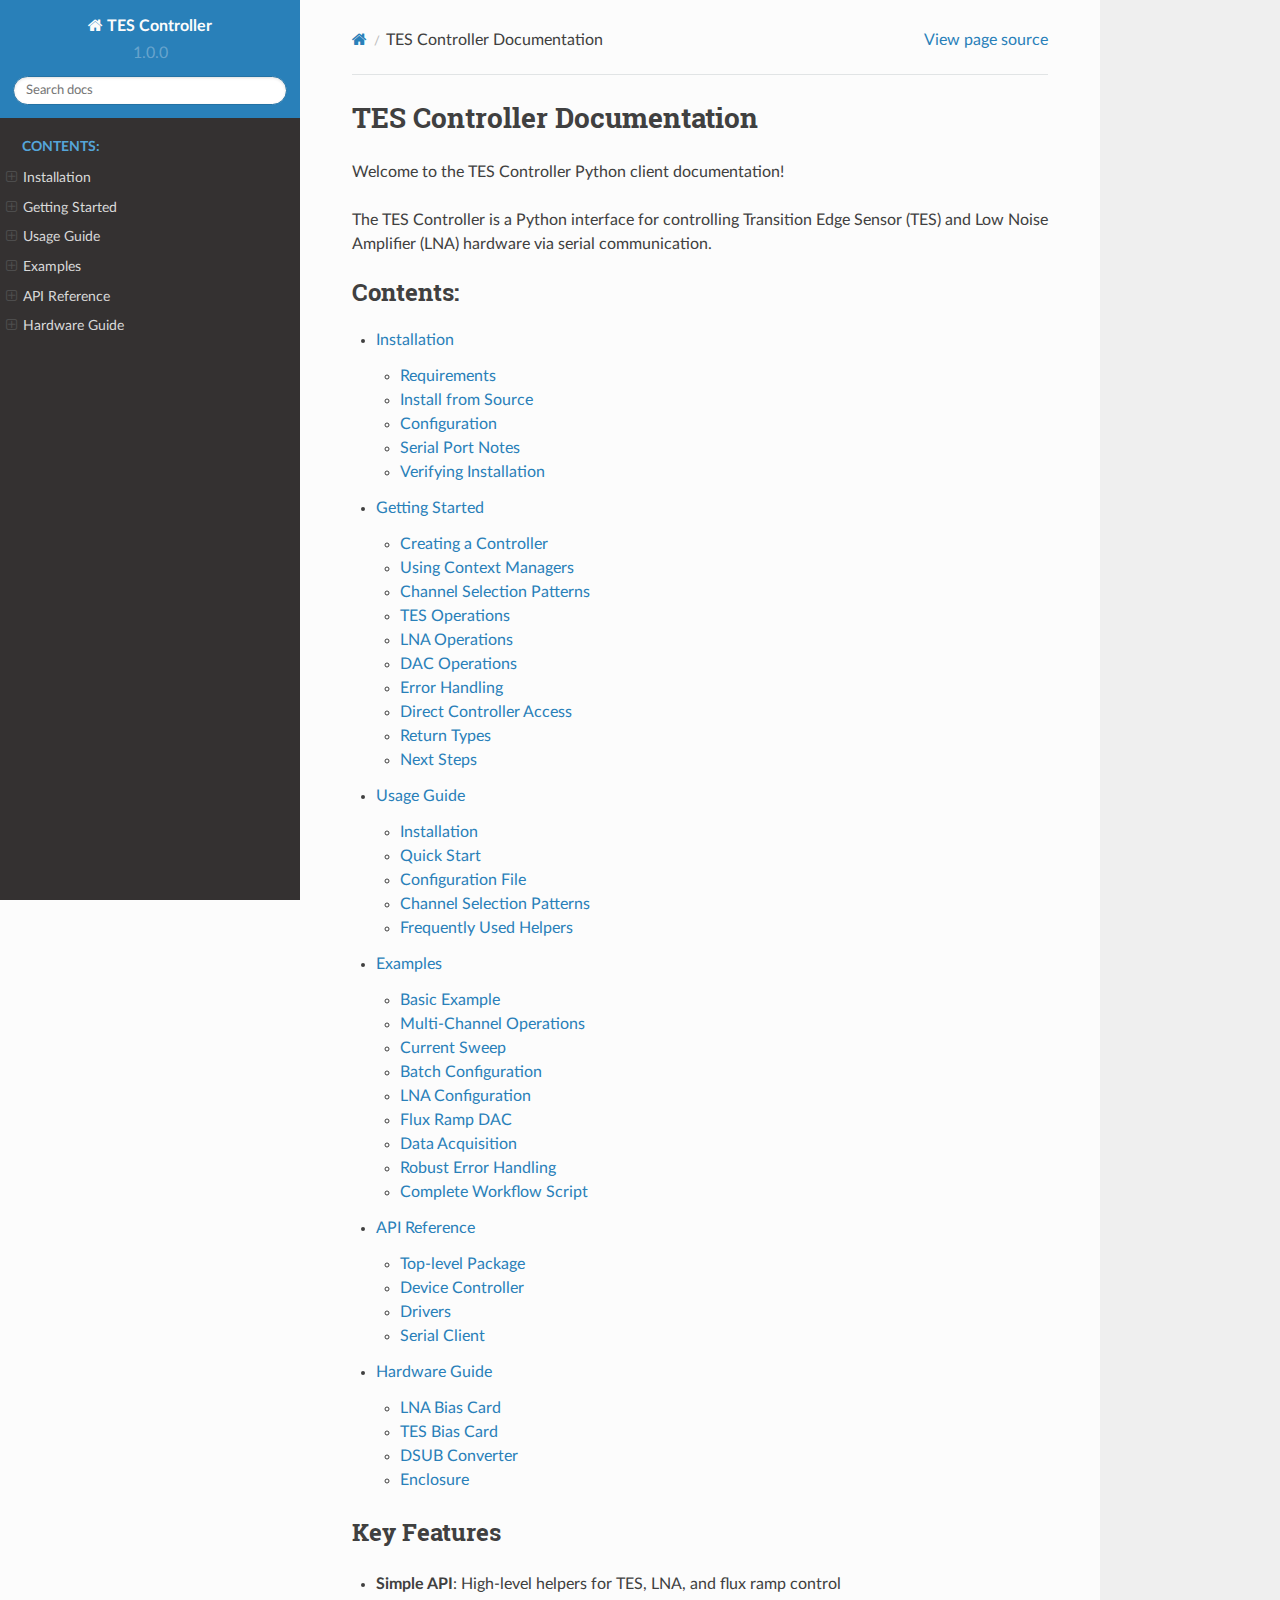
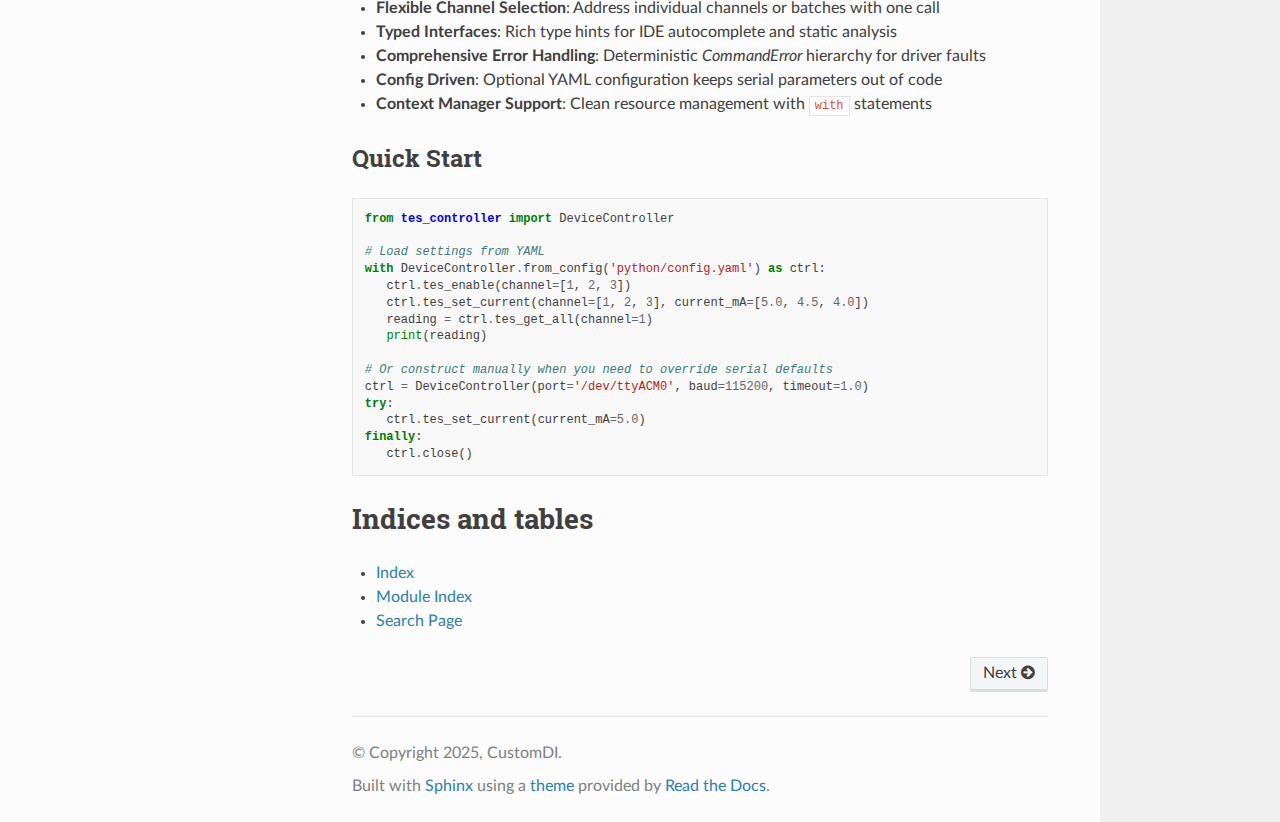
<file: docs/html/index.html>
<!DOCTYPE html>
<html class="writer-html5" lang="en" data-content_root="./">
<head>
  <meta charset="utf-8" /><meta name="viewport" content="width=device-width, initial-scale=1" />

  <meta name="viewport" content="width=device-width, initial-scale=1.0" />
  <title>TES Controller Documentation &mdash; TES Controller 1.0.0 documentation</title>
      <link rel="stylesheet" type="text/css" href="_static/pygments.css?v=b86133f3" />
      <link rel="stylesheet" type="text/css" href="_static/css/theme.css?v=19f00094" />

  
  <!--[if lt IE 9]>
    <script src="_static/js/html5shiv.min.js"></script>
  <![endif]-->
  
        <script src="_static/jquery.js?v=5d32c60e"></script>
        <script src="_static/_sphinx_javascript_frameworks_compat.js?v=2cd50e6c"></script>
        <script src="_static/documentation_options.js?v=8d563738"></script>
        <script src="_static/doctools.js?v=9a2dae69"></script>
        <script src="_static/sphinx_highlight.js?v=dc90522c"></script>
    <script src="_static/js/theme.js"></script>
    <link rel="index" title="Index" href="genindex.html" />
    <link rel="search" title="Search" href="search.html" />
    <link rel="next" title="Installation" href="installation.html" /> 
</head>

<body class="wy-body-for-nav"> 
  <div class="wy-grid-for-nav">
    <nav data-toggle="wy-nav-shift" class="wy-nav-side">
      <div class="wy-side-scroll">
        <div class="wy-side-nav-search" >

          
          
          <a href="#" class="icon icon-home">
            TES Controller
          </a>
              <div class="version">
                1.0.0
              </div>
<div role="search">
  <form id="rtd-search-form" class="wy-form" action="search.html" method="get">
    <input type="text" name="q" placeholder="Search docs" aria-label="Search docs" />
    <input type="hidden" name="check_keywords" value="yes" />
    <input type="hidden" name="area" value="default" />
  </form>
</div>
        </div><div class="wy-menu wy-menu-vertical" data-spy="affix" role="navigation" aria-label="Navigation menu">
              <p class="caption" role="heading"><span class="caption-text">Contents:</span></p>
<ul>
<li class="toctree-l1"><a class="reference internal" href="installation.html">Installation</a><ul>
<li class="toctree-l2"><a class="reference internal" href="installation.html#requirements">Requirements</a></li>
<li class="toctree-l2"><a class="reference internal" href="installation.html#install-from-source">Install from Source</a></li>
<li class="toctree-l2"><a class="reference internal" href="installation.html#configuration">Configuration</a></li>
<li class="toctree-l2"><a class="reference internal" href="installation.html#serial-port-notes">Serial Port Notes</a><ul>
<li class="toctree-l3"><a class="reference internal" href="installation.html#macos">macOS</a></li>
<li class="toctree-l3"><a class="reference internal" href="installation.html#linux">Linux</a></li>
<li class="toctree-l3"><a class="reference internal" href="installation.html#windows">Windows</a></li>
</ul>
</li>
<li class="toctree-l2"><a class="reference internal" href="installation.html#verifying-installation">Verifying Installation</a></li>
</ul>
</li>
<li class="toctree-l1"><a class="reference internal" href="getting-started.html">Getting Started</a><ul>
<li class="toctree-l2"><a class="reference internal" href="getting-started.html#creating-a-controller">Creating a Controller</a><ul>
<li class="toctree-l3"><a class="reference internal" href="getting-started.html#from-a-configuration-file">From a configuration file</a></li>
<li class="toctree-l3"><a class="reference internal" href="getting-started.html#direct-instantiation">Direct instantiation</a></li>
</ul>
</li>
<li class="toctree-l2"><a class="reference internal" href="getting-started.html#using-context-managers">Using Context Managers</a></li>
<li class="toctree-l2"><a class="reference internal" href="getting-started.html#channel-selection-patterns">Channel Selection Patterns</a><ul>
<li class="toctree-l3"><a class="reference internal" href="getting-started.html#single-channel">Single channel</a></li>
<li class="toctree-l3"><a class="reference internal" href="getting-started.html#multiple-specific-channels">Multiple specific channels</a></li>
<li class="toctree-l3"><a class="reference internal" href="getting-started.html#all-channels">All channels</a></li>
<li class="toctree-l3"><a class="reference internal" href="getting-started.html#per-channel-values">Per-channel values</a></li>
</ul>
</li>
<li class="toctree-l2"><a class="reference internal" href="getting-started.html#tes-operations">TES Operations</a><ul>
<li class="toctree-l3"><a class="reference internal" href="getting-started.html#getters">Getters</a></li>
<li class="toctree-l3"><a class="reference internal" href="getting-started.html#setters">Setters</a></li>
<li class="toctree-l3"><a class="reference internal" href="getting-started.html#enable-disable">Enable/Disable</a></li>
</ul>
</li>
<li class="toctree-l2"><a class="reference internal" href="getting-started.html#lna-operations">LNA Operations</a><ul>
<li class="toctree-l3"><a class="reference internal" href="getting-started.html#target-selection">Target selection</a></li>
<li class="toctree-l3"><a class="reference internal" href="getting-started.html#setting-dac-values">Setting DAC values</a></li>
<li class="toctree-l3"><a class="reference internal" href="getting-started.html#convenience-setters">Convenience setters</a></li>
</ul>
</li>
<li class="toctree-l2"><a class="reference internal" href="getting-started.html#dac-operations">DAC Operations</a></li>
<li class="toctree-l2"><a class="reference internal" href="getting-started.html#error-handling">Error Handling</a></li>
<li class="toctree-l2"><a class="reference internal" href="getting-started.html#direct-controller-access">Direct Controller Access</a></li>
<li class="toctree-l2"><a class="reference internal" href="getting-started.html#return-types">Return Types</a></li>
<li class="toctree-l2"><a class="reference internal" href="getting-started.html#next-steps">Next Steps</a></li>
</ul>
</li>
<li class="toctree-l1"><a class="reference internal" href="usage.html">Usage Guide</a><ul>
<li class="toctree-l2"><a class="reference internal" href="usage.html#installation">Installation</a></li>
<li class="toctree-l2"><a class="reference internal" href="usage.html#quick-start">Quick Start</a></li>
<li class="toctree-l2"><a class="reference internal" href="usage.html#configuration-file">Configuration File</a></li>
<li class="toctree-l2"><a class="reference internal" href="usage.html#channel-selection-patterns">Channel Selection Patterns</a></li>
<li class="toctree-l2"><a class="reference internal" href="usage.html#frequently-used-helpers">Frequently Used Helpers</a><ul>
<li class="toctree-l3"><a class="reference internal" href="usage.html#tes-control">TES control</a></li>
<li class="toctree-l3"><a class="reference internal" href="usage.html#lna-control">LNA control</a></li>
<li class="toctree-l3"><a class="reference internal" href="usage.html#global-dac">Global DAC</a></li>
</ul>
</li>
</ul>
</li>
<li class="toctree-l1"><a class="reference internal" href="examples.html">Examples</a><ul>
<li class="toctree-l2"><a class="reference internal" href="examples.html#basic-example">Basic Example</a></li>
<li class="toctree-l2"><a class="reference internal" href="examples.html#multi-channel-operations">Multi-Channel Operations</a></li>
<li class="toctree-l2"><a class="reference internal" href="examples.html#current-sweep">Current Sweep</a></li>
<li class="toctree-l2"><a class="reference internal" href="examples.html#batch-configuration">Batch Configuration</a></li>
<li class="toctree-l2"><a class="reference internal" href="examples.html#lna-configuration">LNA Configuration</a></li>
<li class="toctree-l2"><a class="reference internal" href="examples.html#flux-ramp-dac">Flux Ramp DAC</a></li>
<li class="toctree-l2"><a class="reference internal" href="examples.html#data-acquisition">Data Acquisition</a></li>
<li class="toctree-l2"><a class="reference internal" href="examples.html#robust-error-handling">Robust Error Handling</a></li>
<li class="toctree-l2"><a class="reference internal" href="examples.html#complete-workflow-script">Complete Workflow Script</a></li>
</ul>
</li>
<li class="toctree-l1"><a class="reference internal" href="api.html">API Reference</a><ul>
<li class="toctree-l2"><a class="reference internal" href="api.html#top-level-package">Top-level Package</a></li>
<li class="toctree-l2"><a class="reference internal" href="api.html#device-controller">Device Controller</a></li>
<li class="toctree-l2"><a class="reference internal" href="api.html#drivers">Drivers</a></li>
<li class="toctree-l2"><a class="reference internal" href="api.html#serial-client">Serial Client</a></li>
</ul>
</li>
<li class="toctree-l1"><a class="reference internal" href="hardware-guide.html">Hardware Guide</a><ul>
<li class="toctree-l2"><a class="reference internal" href="hardware-guide.html#lna-bias-card">LNA Bias Card</a></li>
<li class="toctree-l2"><a class="reference internal" href="hardware-guide.html#tes-bias-card">TES Bias Card</a></li>
<li class="toctree-l2"><a class="reference internal" href="hardware-guide.html#dsub-converter">DSUB Converter</a></li>
<li class="toctree-l2"><a class="reference internal" href="hardware-guide.html#enclosure">Enclosure</a><ul>
<li class="toctree-l3"><a class="reference internal" href="hardware-guide.html#panel-1">Panel 1</a></li>
<li class="toctree-l3"><a class="reference internal" href="hardware-guide.html#panel-2">Panel 2</a></li>
<li class="toctree-l3"><a class="reference internal" href="hardware-guide.html#bottom-panel">Bottom Panel</a></li>
<li class="toctree-l3"><a class="reference internal" href="hardware-guide.html#fully-assembled-enclosure">Fully Assembled Enclosure</a></li>
<li class="toctree-l3"><a class="reference internal" href="hardware-guide.html#step-1">Step 1</a></li>
<li class="toctree-l3"><a class="reference internal" href="hardware-guide.html#step-2">Step 2</a></li>
<li class="toctree-l3"><a class="reference internal" href="hardware-guide.html#step-3">Step 3</a></li>
</ul>
</li>
</ul>
</li>
</ul>

        </div>
      </div>
    </nav>

    <section data-toggle="wy-nav-shift" class="wy-nav-content-wrap"><nav class="wy-nav-top" aria-label="Mobile navigation menu" >
          <i data-toggle="wy-nav-top" class="fa fa-bars"></i>
          <a href="#">TES Controller</a>
      </nav>

      <div class="wy-nav-content">
        <div class="rst-content">
          <div role="navigation" aria-label="Page navigation">
  <ul class="wy-breadcrumbs">
      <li><a href="#" class="icon icon-home" aria-label="Home"></a></li>
      <li class="breadcrumb-item active">TES Controller Documentation</li>
      <li class="wy-breadcrumbs-aside">
            <a href="_sources/index.rst.txt" rel="nofollow"> View page source</a>
      </li>
  </ul>
  <hr/>
</div>
          <div role="main" class="document" itemscope="itemscope" itemtype="http://schema.org/Article">
           <div itemprop="articleBody">
             
  <section id="tes-controller-documentation">
<h1>TES Controller Documentation<a class="headerlink" href="#tes-controller-documentation" title="Link to this heading"></a></h1>
<p>Welcome to the TES Controller Python client documentation!</p>
<p>The TES Controller is a Python interface for controlling Transition Edge Sensor
(TES) and Low Noise Amplifier (LNA) hardware via serial communication.</p>
<div class="toctree-wrapper compound">
<p class="caption" role="heading"><span class="caption-text">Contents:</span></p>
<ul>
<li class="toctree-l1"><a class="reference internal" href="installation.html">Installation</a><ul>
<li class="toctree-l2"><a class="reference internal" href="installation.html#requirements">Requirements</a></li>
<li class="toctree-l2"><a class="reference internal" href="installation.html#install-from-source">Install from Source</a></li>
<li class="toctree-l2"><a class="reference internal" href="installation.html#configuration">Configuration</a></li>
<li class="toctree-l2"><a class="reference internal" href="installation.html#serial-port-notes">Serial Port Notes</a></li>
<li class="toctree-l2"><a class="reference internal" href="installation.html#verifying-installation">Verifying Installation</a></li>
</ul>
</li>
<li class="toctree-l1"><a class="reference internal" href="getting-started.html">Getting Started</a><ul>
<li class="toctree-l2"><a class="reference internal" href="getting-started.html#creating-a-controller">Creating a Controller</a></li>
<li class="toctree-l2"><a class="reference internal" href="getting-started.html#using-context-managers">Using Context Managers</a></li>
<li class="toctree-l2"><a class="reference internal" href="getting-started.html#channel-selection-patterns">Channel Selection Patterns</a></li>
<li class="toctree-l2"><a class="reference internal" href="getting-started.html#tes-operations">TES Operations</a></li>
<li class="toctree-l2"><a class="reference internal" href="getting-started.html#lna-operations">LNA Operations</a></li>
<li class="toctree-l2"><a class="reference internal" href="getting-started.html#dac-operations">DAC Operations</a></li>
<li class="toctree-l2"><a class="reference internal" href="getting-started.html#error-handling">Error Handling</a></li>
<li class="toctree-l2"><a class="reference internal" href="getting-started.html#direct-controller-access">Direct Controller Access</a></li>
<li class="toctree-l2"><a class="reference internal" href="getting-started.html#return-types">Return Types</a></li>
<li class="toctree-l2"><a class="reference internal" href="getting-started.html#next-steps">Next Steps</a></li>
</ul>
</li>
<li class="toctree-l1"><a class="reference internal" href="usage.html">Usage Guide</a><ul>
<li class="toctree-l2"><a class="reference internal" href="usage.html#installation">Installation</a></li>
<li class="toctree-l2"><a class="reference internal" href="usage.html#quick-start">Quick Start</a></li>
<li class="toctree-l2"><a class="reference internal" href="usage.html#configuration-file">Configuration File</a></li>
<li class="toctree-l2"><a class="reference internal" href="usage.html#channel-selection-patterns">Channel Selection Patterns</a></li>
<li class="toctree-l2"><a class="reference internal" href="usage.html#frequently-used-helpers">Frequently Used Helpers</a></li>
</ul>
</li>
<li class="toctree-l1"><a class="reference internal" href="examples.html">Examples</a><ul>
<li class="toctree-l2"><a class="reference internal" href="examples.html#basic-example">Basic Example</a></li>
<li class="toctree-l2"><a class="reference internal" href="examples.html#multi-channel-operations">Multi-Channel Operations</a></li>
<li class="toctree-l2"><a class="reference internal" href="examples.html#current-sweep">Current Sweep</a></li>
<li class="toctree-l2"><a class="reference internal" href="examples.html#batch-configuration">Batch Configuration</a></li>
<li class="toctree-l2"><a class="reference internal" href="examples.html#lna-configuration">LNA Configuration</a></li>
<li class="toctree-l2"><a class="reference internal" href="examples.html#flux-ramp-dac">Flux Ramp DAC</a></li>
<li class="toctree-l2"><a class="reference internal" href="examples.html#data-acquisition">Data Acquisition</a></li>
<li class="toctree-l2"><a class="reference internal" href="examples.html#robust-error-handling">Robust Error Handling</a></li>
<li class="toctree-l2"><a class="reference internal" href="examples.html#complete-workflow-script">Complete Workflow Script</a></li>
</ul>
</li>
<li class="toctree-l1"><a class="reference internal" href="api.html">API Reference</a><ul>
<li class="toctree-l2"><a class="reference internal" href="api.html#top-level-package">Top-level Package</a></li>
<li class="toctree-l2"><a class="reference internal" href="api.html#device-controller">Device Controller</a></li>
<li class="toctree-l2"><a class="reference internal" href="api.html#drivers">Drivers</a></li>
<li class="toctree-l2"><a class="reference internal" href="api.html#serial-client">Serial Client</a></li>
</ul>
</li>
<li class="toctree-l1"><a class="reference internal" href="hardware-guide.html">Hardware Guide</a><ul>
<li class="toctree-l2"><a class="reference internal" href="hardware-guide.html#lna-bias-card">LNA Bias Card</a></li>
<li class="toctree-l2"><a class="reference internal" href="hardware-guide.html#tes-bias-card">TES Bias Card</a></li>
<li class="toctree-l2"><a class="reference internal" href="hardware-guide.html#dsub-converter">DSUB Converter</a></li>
<li class="toctree-l2"><a class="reference internal" href="hardware-guide.html#enclosure">Enclosure</a></li>
</ul>
</li>
</ul>
</div>
<section id="key-features">
<h2>Key Features<a class="headerlink" href="#key-features" title="Link to this heading"></a></h2>
<ul class="simple">
<li><p><strong>Simple API</strong>: High-level helpers for TES, LNA, and flux ramp control</p></li>
<li><p><strong>Flexible Channel Selection</strong>: Address individual channels or batches with one call</p></li>
<li><p><strong>Typed Interfaces</strong>: Rich type hints for IDE autocomplete and static analysis</p></li>
<li><p><strong>Comprehensive Error Handling</strong>: Deterministic <cite>CommandError</cite> hierarchy for driver faults</p></li>
<li><p><strong>Config Driven</strong>: Optional YAML configuration keeps serial parameters out of code</p></li>
<li><p><strong>Context Manager Support</strong>: Clean resource management with <code class="docutils literal notranslate"><span class="pre">with</span></code> statements</p></li>
</ul>
</section>
<section id="quick-start">
<h2>Quick Start<a class="headerlink" href="#quick-start" title="Link to this heading"></a></h2>
<div class="highlight-python notranslate"><div class="highlight"><pre><span></span><span class="kn">from</span><span class="w"> </span><span class="nn">tes_controller</span><span class="w"> </span><span class="kn">import</span> <span class="n">DeviceController</span>

<span class="c1"># Load settings from YAML</span>
<span class="k">with</span> <span class="n">DeviceController</span><span class="o">.</span><span class="n">from_config</span><span class="p">(</span><span class="s1">&#39;python/config.yaml&#39;</span><span class="p">)</span> <span class="k">as</span> <span class="n">ctrl</span><span class="p">:</span>
   <span class="n">ctrl</span><span class="o">.</span><span class="n">tes_enable</span><span class="p">(</span><span class="n">channel</span><span class="o">=</span><span class="p">[</span><span class="mi">1</span><span class="p">,</span> <span class="mi">2</span><span class="p">,</span> <span class="mi">3</span><span class="p">])</span>
   <span class="n">ctrl</span><span class="o">.</span><span class="n">tes_set_current</span><span class="p">(</span><span class="n">channel</span><span class="o">=</span><span class="p">[</span><span class="mi">1</span><span class="p">,</span> <span class="mi">2</span><span class="p">,</span> <span class="mi">3</span><span class="p">],</span> <span class="n">current_mA</span><span class="o">=</span><span class="p">[</span><span class="mf">5.0</span><span class="p">,</span> <span class="mf">4.5</span><span class="p">,</span> <span class="mf">4.0</span><span class="p">])</span>
   <span class="n">reading</span> <span class="o">=</span> <span class="n">ctrl</span><span class="o">.</span><span class="n">tes_get_all</span><span class="p">(</span><span class="n">channel</span><span class="o">=</span><span class="mi">1</span><span class="p">)</span>
   <span class="nb">print</span><span class="p">(</span><span class="n">reading</span><span class="p">)</span>

<span class="c1"># Or construct manually when you need to override serial defaults</span>
<span class="n">ctrl</span> <span class="o">=</span> <span class="n">DeviceController</span><span class="p">(</span><span class="n">port</span><span class="o">=</span><span class="s1">&#39;/dev/ttyACM0&#39;</span><span class="p">,</span> <span class="n">baud</span><span class="o">=</span><span class="mi">115200</span><span class="p">,</span> <span class="n">timeout</span><span class="o">=</span><span class="mf">1.0</span><span class="p">)</span>
<span class="k">try</span><span class="p">:</span>
   <span class="n">ctrl</span><span class="o">.</span><span class="n">tes_set_current</span><span class="p">(</span><span class="n">current_mA</span><span class="o">=</span><span class="mf">5.0</span><span class="p">)</span>
<span class="k">finally</span><span class="p">:</span>
   <span class="n">ctrl</span><span class="o">.</span><span class="n">close</span><span class="p">()</span>
</pre></div>
</div>
</section>
</section>
<section id="indices-and-tables">
<h1>Indices and tables<a class="headerlink" href="#indices-and-tables" title="Link to this heading"></a></h1>
<ul class="simple">
<li><p><a class="reference internal" href="genindex.html"><span class="std std-ref">Index</span></a></p></li>
<li><p><a class="reference internal" href="py-modindex.html"><span class="std std-ref">Module Index</span></a></p></li>
<li><p><a class="reference internal" href="search.html"><span class="std std-ref">Search Page</span></a></p></li>
</ul>
</section>


           </div>
          </div>
          <footer><div class="rst-footer-buttons" role="navigation" aria-label="Footer">
        <a href="installation.html" class="btn btn-neutral float-right" title="Installation" accesskey="n" rel="next">Next <span class="fa fa-arrow-circle-right" aria-hidden="true"></span></a>
    </div>

  <hr/>

  <div role="contentinfo">
    <p>&#169; Copyright 2025, CustomDI.</p>
  </div>

  Built with <a href="https://www.sphinx-doc.org/">Sphinx</a> using a
    <a href="https://github.com/readthedocs/sphinx_rtd_theme">theme</a>
    provided by <a href="https://readthedocs.org">Read the Docs</a>.
   

</footer>
        </div>
      </div>
    </section>
  </div>
  <script>
      jQuery(function () {
          SphinxRtdTheme.Navigation.enable(true);
      });
  </script> 

</body>
</html>
</file>
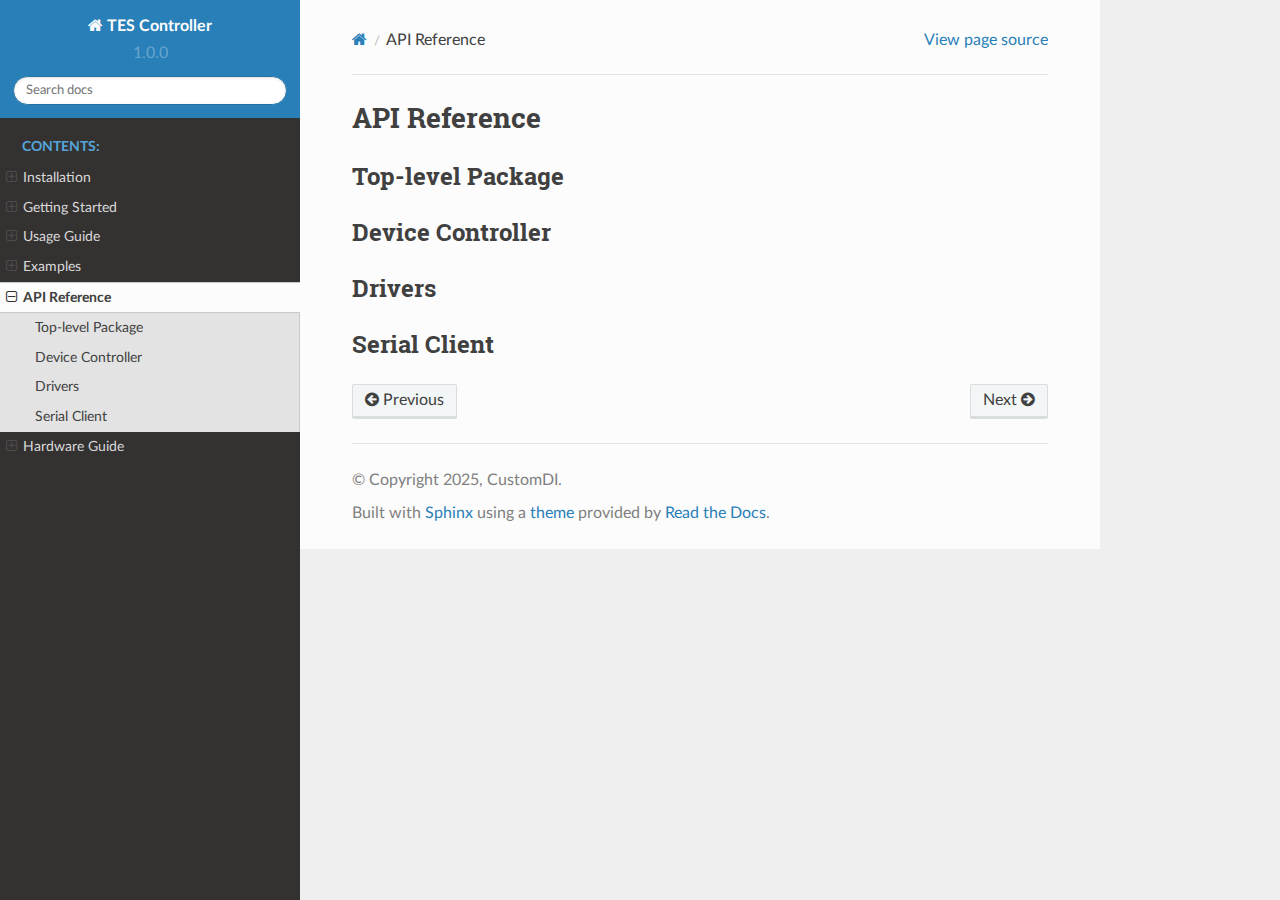
<file: docs/html/api.html>
<!DOCTYPE html>
<html class="writer-html5" lang="en" data-content_root="./">
<head>
  <meta charset="utf-8" /><meta name="viewport" content="width=device-width, initial-scale=1" />

  <meta name="viewport" content="width=device-width, initial-scale=1.0" />
  <title>API Reference &mdash; TES Controller 1.0.0 documentation</title>
      <link rel="stylesheet" type="text/css" href="_static/pygments.css?v=b86133f3" />
      <link rel="stylesheet" type="text/css" href="_static/css/theme.css?v=19f00094" />

  
  <!--[if lt IE 9]>
    <script src="_static/js/html5shiv.min.js"></script>
  <![endif]-->
  
        <script src="_static/jquery.js?v=5d32c60e"></script>
        <script src="_static/_sphinx_javascript_frameworks_compat.js?v=2cd50e6c"></script>
        <script src="_static/documentation_options.js?v=8d563738"></script>
        <script src="_static/doctools.js?v=9a2dae69"></script>
        <script src="_static/sphinx_highlight.js?v=dc90522c"></script>
    <script src="_static/js/theme.js"></script>
    <link rel="index" title="Index" href="genindex.html" />
    <link rel="search" title="Search" href="search.html" />
    <link rel="next" title="Hardware Guide" href="hardware-guide.html" />
    <link rel="prev" title="Examples" href="examples.html" /> 
</head>

<body class="wy-body-for-nav"> 
  <div class="wy-grid-for-nav">
    <nav data-toggle="wy-nav-shift" class="wy-nav-side">
      <div class="wy-side-scroll">
        <div class="wy-side-nav-search" >

          
          
          <a href="index.html" class="icon icon-home">
            TES Controller
          </a>
              <div class="version">
                1.0.0
              </div>
<div role="search">
  <form id="rtd-search-form" class="wy-form" action="search.html" method="get">
    <input type="text" name="q" placeholder="Search docs" aria-label="Search docs" />
    <input type="hidden" name="check_keywords" value="yes" />
    <input type="hidden" name="area" value="default" />
  </form>
</div>
        </div><div class="wy-menu wy-menu-vertical" data-spy="affix" role="navigation" aria-label="Navigation menu">
              <p class="caption" role="heading"><span class="caption-text">Contents:</span></p>
<ul class="current">
<li class="toctree-l1"><a class="reference internal" href="installation.html">Installation</a><ul>
<li class="toctree-l2"><a class="reference internal" href="installation.html#requirements">Requirements</a></li>
<li class="toctree-l2"><a class="reference internal" href="installation.html#install-from-source">Install from Source</a></li>
<li class="toctree-l2"><a class="reference internal" href="installation.html#configuration">Configuration</a></li>
<li class="toctree-l2"><a class="reference internal" href="installation.html#serial-port-notes">Serial Port Notes</a><ul>
<li class="toctree-l3"><a class="reference internal" href="installation.html#macos">macOS</a></li>
<li class="toctree-l3"><a class="reference internal" href="installation.html#linux">Linux</a></li>
<li class="toctree-l3"><a class="reference internal" href="installation.html#windows">Windows</a></li>
</ul>
</li>
<li class="toctree-l2"><a class="reference internal" href="installation.html#verifying-installation">Verifying Installation</a></li>
</ul>
</li>
<li class="toctree-l1"><a class="reference internal" href="getting-started.html">Getting Started</a><ul>
<li class="toctree-l2"><a class="reference internal" href="getting-started.html#creating-a-controller">Creating a Controller</a><ul>
<li class="toctree-l3"><a class="reference internal" href="getting-started.html#from-a-configuration-file">From a configuration file</a></li>
<li class="toctree-l3"><a class="reference internal" href="getting-started.html#direct-instantiation">Direct instantiation</a></li>
</ul>
</li>
<li class="toctree-l2"><a class="reference internal" href="getting-started.html#using-context-managers">Using Context Managers</a></li>
<li class="toctree-l2"><a class="reference internal" href="getting-started.html#channel-selection-patterns">Channel Selection Patterns</a><ul>
<li class="toctree-l3"><a class="reference internal" href="getting-started.html#single-channel">Single channel</a></li>
<li class="toctree-l3"><a class="reference internal" href="getting-started.html#multiple-specific-channels">Multiple specific channels</a></li>
<li class="toctree-l3"><a class="reference internal" href="getting-started.html#all-channels">All channels</a></li>
<li class="toctree-l3"><a class="reference internal" href="getting-started.html#per-channel-values">Per-channel values</a></li>
</ul>
</li>
<li class="toctree-l2"><a class="reference internal" href="getting-started.html#tes-operations">TES Operations</a><ul>
<li class="toctree-l3"><a class="reference internal" href="getting-started.html#getters">Getters</a></li>
<li class="toctree-l3"><a class="reference internal" href="getting-started.html#setters">Setters</a></li>
<li class="toctree-l3"><a class="reference internal" href="getting-started.html#enable-disable">Enable/Disable</a></li>
</ul>
</li>
<li class="toctree-l2"><a class="reference internal" href="getting-started.html#lna-operations">LNA Operations</a><ul>
<li class="toctree-l3"><a class="reference internal" href="getting-started.html#target-selection">Target selection</a></li>
<li class="toctree-l3"><a class="reference internal" href="getting-started.html#setting-dac-values">Setting DAC values</a></li>
<li class="toctree-l3"><a class="reference internal" href="getting-started.html#convenience-setters">Convenience setters</a></li>
</ul>
</li>
<li class="toctree-l2"><a class="reference internal" href="getting-started.html#dac-operations">DAC Operations</a></li>
<li class="toctree-l2"><a class="reference internal" href="getting-started.html#error-handling">Error Handling</a></li>
<li class="toctree-l2"><a class="reference internal" href="getting-started.html#direct-controller-access">Direct Controller Access</a></li>
<li class="toctree-l2"><a class="reference internal" href="getting-started.html#return-types">Return Types</a></li>
<li class="toctree-l2"><a class="reference internal" href="getting-started.html#next-steps">Next Steps</a></li>
</ul>
</li>
<li class="toctree-l1"><a class="reference internal" href="usage.html">Usage Guide</a><ul>
<li class="toctree-l2"><a class="reference internal" href="usage.html#installation">Installation</a></li>
<li class="toctree-l2"><a class="reference internal" href="usage.html#quick-start">Quick Start</a></li>
<li class="toctree-l2"><a class="reference internal" href="usage.html#configuration-file">Configuration File</a></li>
<li class="toctree-l2"><a class="reference internal" href="usage.html#channel-selection-patterns">Channel Selection Patterns</a></li>
<li class="toctree-l2"><a class="reference internal" href="usage.html#frequently-used-helpers">Frequently Used Helpers</a><ul>
<li class="toctree-l3"><a class="reference internal" href="usage.html#tes-control">TES control</a></li>
<li class="toctree-l3"><a class="reference internal" href="usage.html#lna-control">LNA control</a></li>
<li class="toctree-l3"><a class="reference internal" href="usage.html#global-dac">Global DAC</a></li>
</ul>
</li>
</ul>
</li>
<li class="toctree-l1"><a class="reference internal" href="examples.html">Examples</a><ul>
<li class="toctree-l2"><a class="reference internal" href="examples.html#basic-example">Basic Example</a></li>
<li class="toctree-l2"><a class="reference internal" href="examples.html#multi-channel-operations">Multi-Channel Operations</a></li>
<li class="toctree-l2"><a class="reference internal" href="examples.html#current-sweep">Current Sweep</a></li>
<li class="toctree-l2"><a class="reference internal" href="examples.html#batch-configuration">Batch Configuration</a></li>
<li class="toctree-l2"><a class="reference internal" href="examples.html#lna-configuration">LNA Configuration</a></li>
<li class="toctree-l2"><a class="reference internal" href="examples.html#flux-ramp-dac">Flux Ramp DAC</a></li>
<li class="toctree-l2"><a class="reference internal" href="examples.html#data-acquisition">Data Acquisition</a></li>
<li class="toctree-l2"><a class="reference internal" href="examples.html#robust-error-handling">Robust Error Handling</a></li>
<li class="toctree-l2"><a class="reference internal" href="examples.html#complete-workflow-script">Complete Workflow Script</a></li>
</ul>
</li>
<li class="toctree-l1 current"><a class="current reference internal" href="#">API Reference</a><ul>
<li class="toctree-l2"><a class="reference internal" href="#top-level-package">Top-level Package</a></li>
<li class="toctree-l2"><a class="reference internal" href="#device-controller">Device Controller</a></li>
<li class="toctree-l2"><a class="reference internal" href="#drivers">Drivers</a></li>
<li class="toctree-l2"><a class="reference internal" href="#serial-client">Serial Client</a></li>
</ul>
</li>
<li class="toctree-l1"><a class="reference internal" href="hardware-guide.html">Hardware Guide</a><ul>
<li class="toctree-l2"><a class="reference internal" href="hardware-guide.html#lna-bias-card">LNA Bias Card</a></li>
<li class="toctree-l2"><a class="reference internal" href="hardware-guide.html#tes-bias-card">TES Bias Card</a></li>
<li class="toctree-l2"><a class="reference internal" href="hardware-guide.html#dsub-converter">DSUB Converter</a></li>
<li class="toctree-l2"><a class="reference internal" href="hardware-guide.html#enclosure">Enclosure</a><ul>
<li class="toctree-l3"><a class="reference internal" href="hardware-guide.html#panel-1">Panel 1</a></li>
<li class="toctree-l3"><a class="reference internal" href="hardware-guide.html#panel-2">Panel 2</a></li>
<li class="toctree-l3"><a class="reference internal" href="hardware-guide.html#bottom-panel">Bottom Panel</a></li>
<li class="toctree-l3"><a class="reference internal" href="hardware-guide.html#fully-assembled-enclosure">Fully Assembled Enclosure</a></li>
<li class="toctree-l3"><a class="reference internal" href="hardware-guide.html#step-1">Step 1</a></li>
<li class="toctree-l3"><a class="reference internal" href="hardware-guide.html#step-2">Step 2</a></li>
<li class="toctree-l3"><a class="reference internal" href="hardware-guide.html#step-3">Step 3</a></li>
</ul>
</li>
</ul>
</li>
</ul>

        </div>
      </div>
    </nav>

    <section data-toggle="wy-nav-shift" class="wy-nav-content-wrap"><nav class="wy-nav-top" aria-label="Mobile navigation menu" >
          <i data-toggle="wy-nav-top" class="fa fa-bars"></i>
          <a href="index.html">TES Controller</a>
      </nav>

      <div class="wy-nav-content">
        <div class="rst-content">
          <div role="navigation" aria-label="Page navigation">
  <ul class="wy-breadcrumbs">
      <li><a href="index.html" class="icon icon-home" aria-label="Home"></a></li>
      <li class="breadcrumb-item active">API Reference</li>
      <li class="wy-breadcrumbs-aside">
            <a href="_sources/api.rst.txt" rel="nofollow"> View page source</a>
      </li>
  </ul>
  <hr/>
</div>
          <div role="main" class="document" itemscope="itemscope" itemtype="http://schema.org/Article">
           <div itemprop="articleBody">
             
  <section id="api-reference">
<h1>API Reference<a class="headerlink" href="#api-reference" title="Link to this heading"></a></h1>
<section id="top-level-package">
<h2>Top-level Package<a class="headerlink" href="#top-level-package" title="Link to this heading"></a></h2>
</section>
<section id="device-controller">
<h2>Device Controller<a class="headerlink" href="#device-controller" title="Link to this heading"></a></h2>
</section>
<section id="drivers">
<h2>Drivers<a class="headerlink" href="#drivers" title="Link to this heading"></a></h2>
</section>
<section id="serial-client">
<h2>Serial Client<a class="headerlink" href="#serial-client" title="Link to this heading"></a></h2>
</section>
</section>


           </div>
          </div>
          <footer><div class="rst-footer-buttons" role="navigation" aria-label="Footer">
        <a href="examples.html" class="btn btn-neutral float-left" title="Examples" accesskey="p" rel="prev"><span class="fa fa-arrow-circle-left" aria-hidden="true"></span> Previous</a>
        <a href="hardware-guide.html" class="btn btn-neutral float-right" title="Hardware Guide" accesskey="n" rel="next">Next <span class="fa fa-arrow-circle-right" aria-hidden="true"></span></a>
    </div>

  <hr/>

  <div role="contentinfo">
    <p>&#169; Copyright 2025, CustomDI.</p>
  </div>

  Built with <a href="https://www.sphinx-doc.org/">Sphinx</a> using a
    <a href="https://github.com/readthedocs/sphinx_rtd_theme">theme</a>
    provided by <a href="https://readthedocs.org">Read the Docs</a>.
   

</footer>
        </div>
      </div>
    </section>
  </div>
  <script>
      jQuery(function () {
          SphinxRtdTheme.Navigation.enable(true);
      });
  </script> 

</body>
</html>
</file>
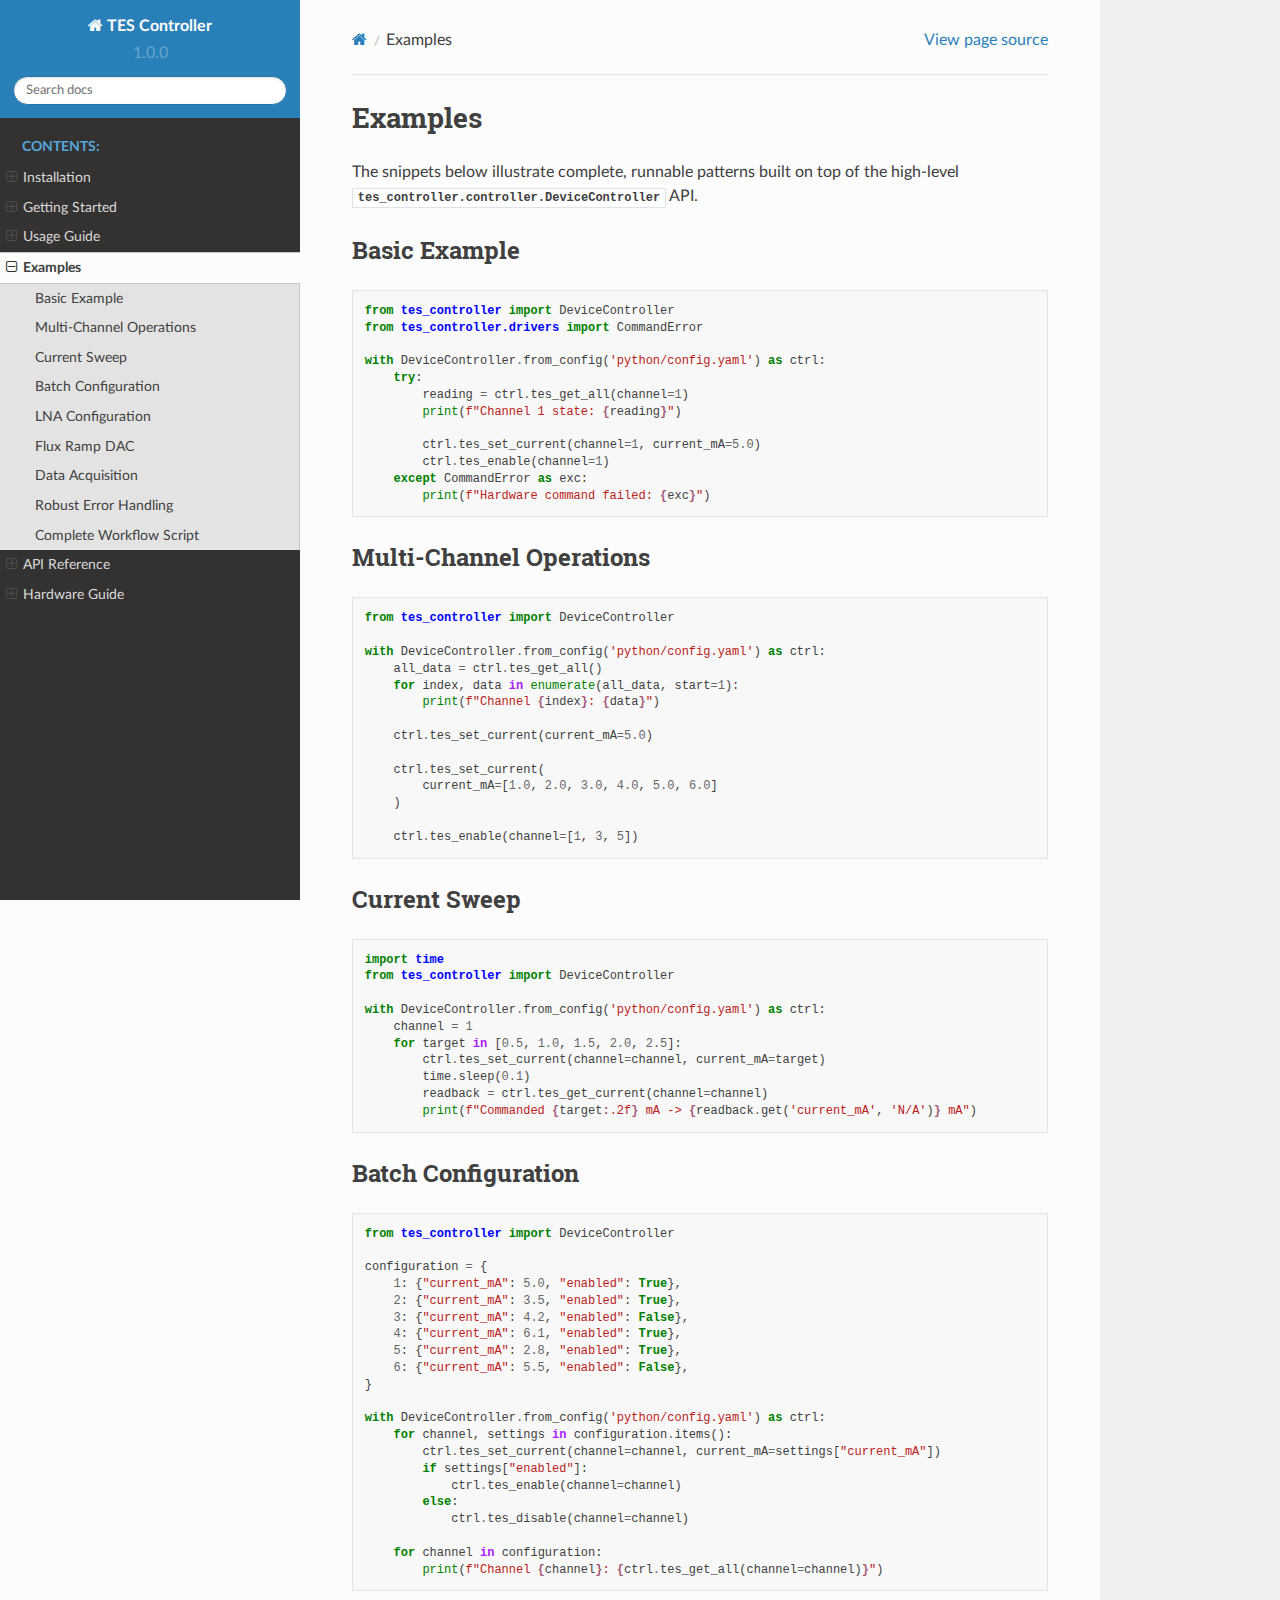
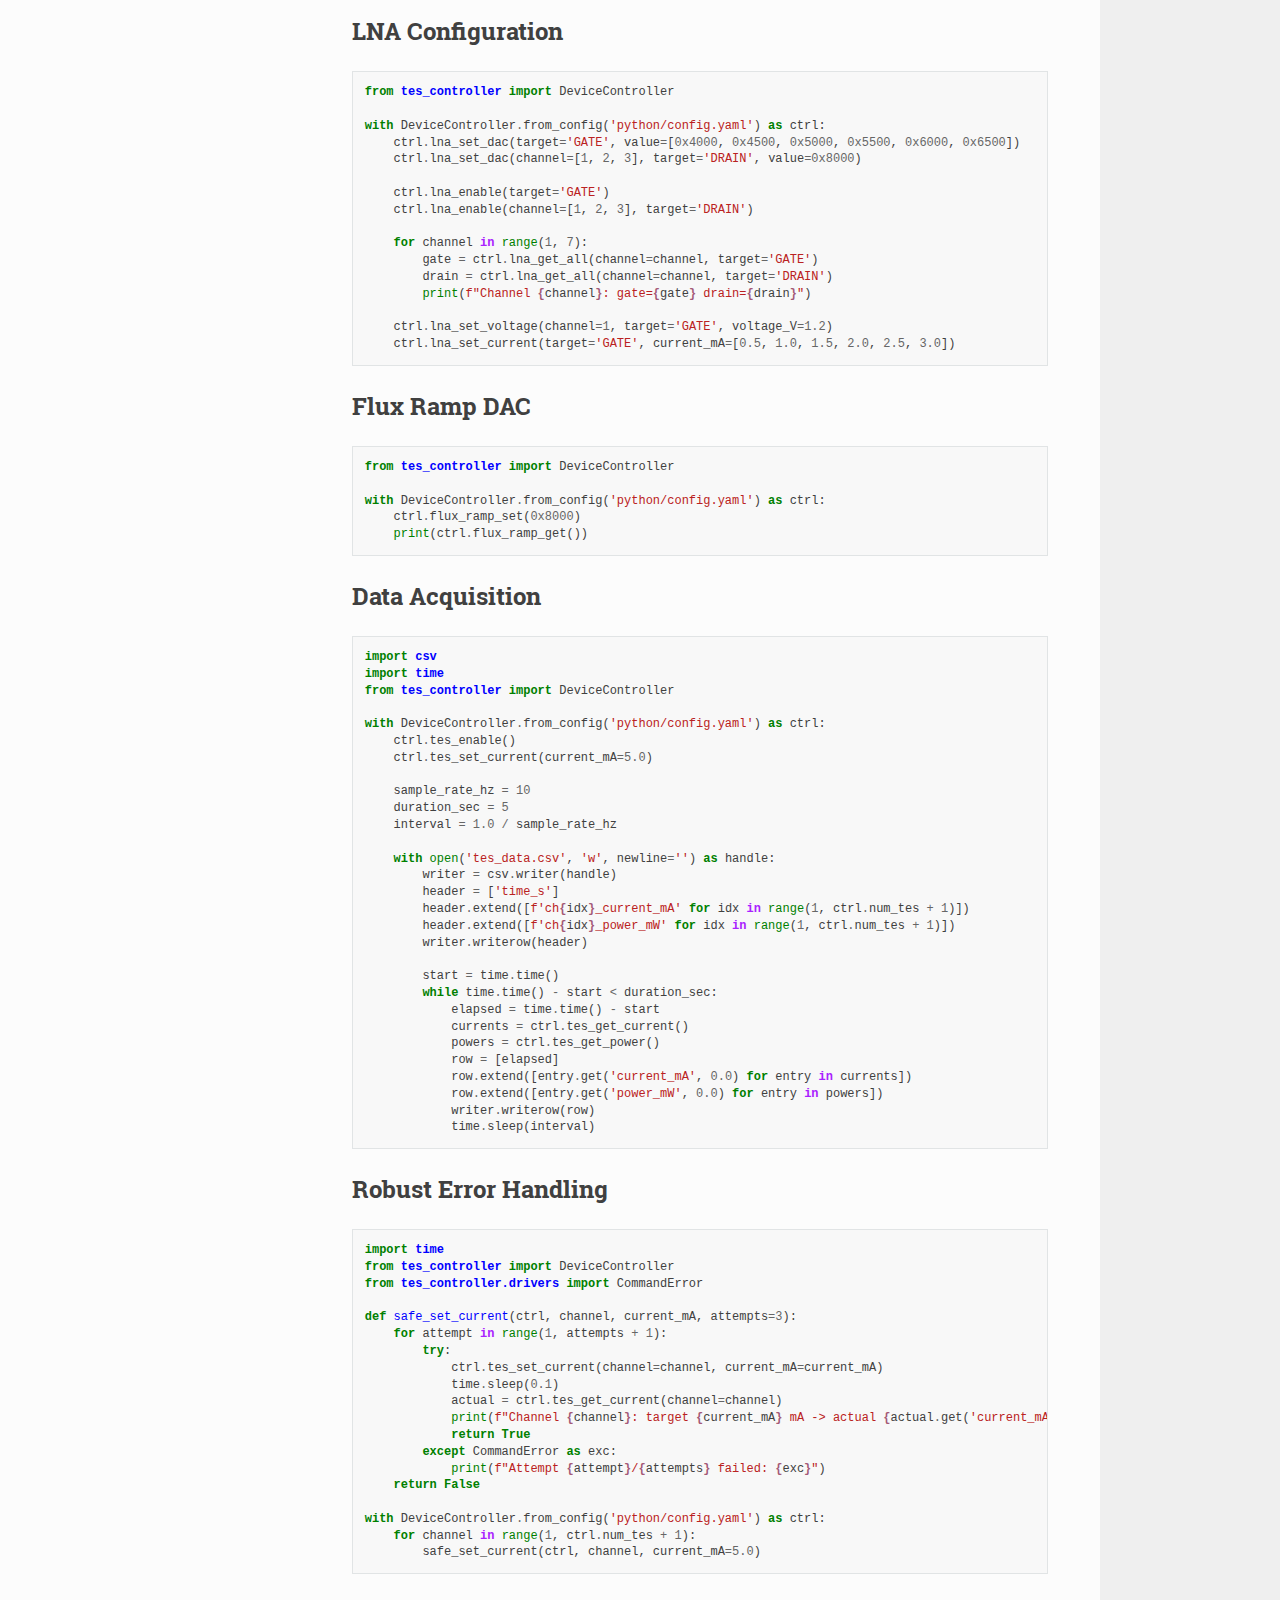
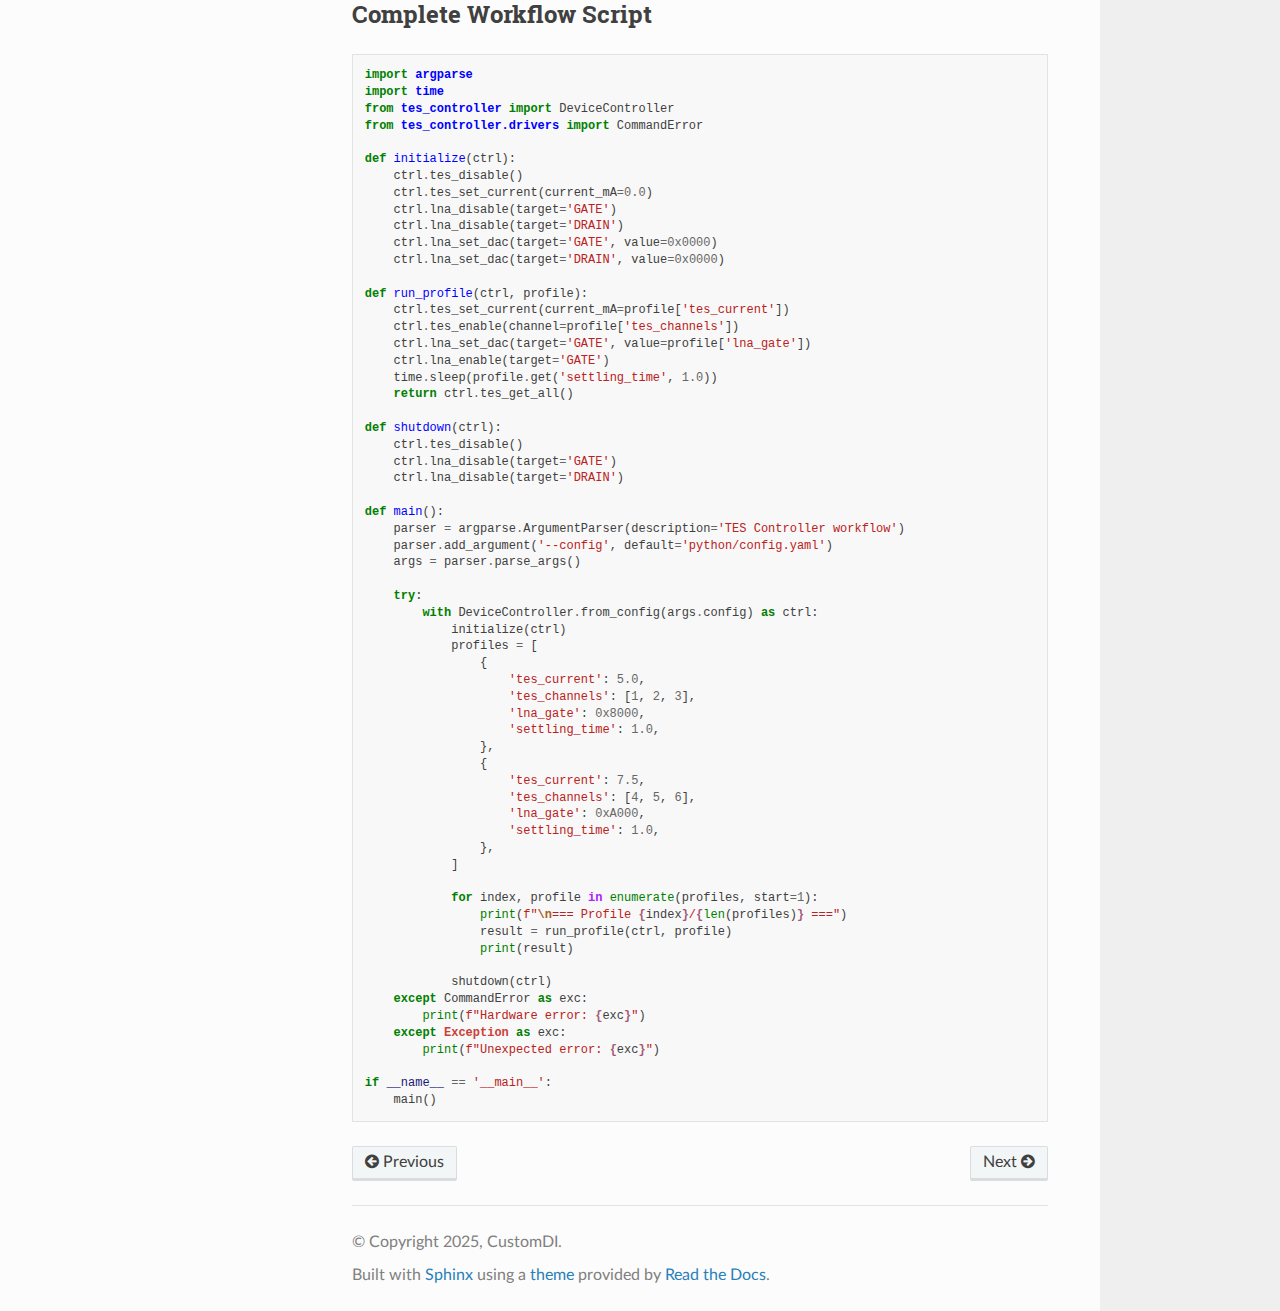
<file: docs/html/examples.html>
<!DOCTYPE html>
<html class="writer-html5" lang="en" data-content_root="./">
<head>
  <meta charset="utf-8" /><meta name="viewport" content="width=device-width, initial-scale=1" />

  <meta name="viewport" content="width=device-width, initial-scale=1.0" />
  <title>Examples &mdash; TES Controller 1.0.0 documentation</title>
      <link rel="stylesheet" type="text/css" href="_static/pygments.css?v=b86133f3" />
      <link rel="stylesheet" type="text/css" href="_static/css/theme.css?v=19f00094" />

  
  <!--[if lt IE 9]>
    <script src="_static/js/html5shiv.min.js"></script>
  <![endif]-->
  
        <script src="_static/jquery.js?v=5d32c60e"></script>
        <script src="_static/_sphinx_javascript_frameworks_compat.js?v=2cd50e6c"></script>
        <script src="_static/documentation_options.js?v=8d563738"></script>
        <script src="_static/doctools.js?v=9a2dae69"></script>
        <script src="_static/sphinx_highlight.js?v=dc90522c"></script>
    <script src="_static/js/theme.js"></script>
    <link rel="index" title="Index" href="genindex.html" />
    <link rel="search" title="Search" href="search.html" />
    <link rel="next" title="API Reference" href="api.html" />
    <link rel="prev" title="Usage Guide" href="usage.html" /> 
</head>

<body class="wy-body-for-nav"> 
  <div class="wy-grid-for-nav">
    <nav data-toggle="wy-nav-shift" class="wy-nav-side">
      <div class="wy-side-scroll">
        <div class="wy-side-nav-search" >

          
          
          <a href="index.html" class="icon icon-home">
            TES Controller
          </a>
              <div class="version">
                1.0.0
              </div>
<div role="search">
  <form id="rtd-search-form" class="wy-form" action="search.html" method="get">
    <input type="text" name="q" placeholder="Search docs" aria-label="Search docs" />
    <input type="hidden" name="check_keywords" value="yes" />
    <input type="hidden" name="area" value="default" />
  </form>
</div>
        </div><div class="wy-menu wy-menu-vertical" data-spy="affix" role="navigation" aria-label="Navigation menu">
              <p class="caption" role="heading"><span class="caption-text">Contents:</span></p>
<ul class="current">
<li class="toctree-l1"><a class="reference internal" href="installation.html">Installation</a><ul>
<li class="toctree-l2"><a class="reference internal" href="installation.html#requirements">Requirements</a></li>
<li class="toctree-l2"><a class="reference internal" href="installation.html#install-from-source">Install from Source</a></li>
<li class="toctree-l2"><a class="reference internal" href="installation.html#configuration">Configuration</a></li>
<li class="toctree-l2"><a class="reference internal" href="installation.html#serial-port-notes">Serial Port Notes</a><ul>
<li class="toctree-l3"><a class="reference internal" href="installation.html#macos">macOS</a></li>
<li class="toctree-l3"><a class="reference internal" href="installation.html#linux">Linux</a></li>
<li class="toctree-l3"><a class="reference internal" href="installation.html#windows">Windows</a></li>
</ul>
</li>
<li class="toctree-l2"><a class="reference internal" href="installation.html#verifying-installation">Verifying Installation</a></li>
</ul>
</li>
<li class="toctree-l1"><a class="reference internal" href="getting-started.html">Getting Started</a><ul>
<li class="toctree-l2"><a class="reference internal" href="getting-started.html#creating-a-controller">Creating a Controller</a><ul>
<li class="toctree-l3"><a class="reference internal" href="getting-started.html#from-a-configuration-file">From a configuration file</a></li>
<li class="toctree-l3"><a class="reference internal" href="getting-started.html#direct-instantiation">Direct instantiation</a></li>
</ul>
</li>
<li class="toctree-l2"><a class="reference internal" href="getting-started.html#using-context-managers">Using Context Managers</a></li>
<li class="toctree-l2"><a class="reference internal" href="getting-started.html#channel-selection-patterns">Channel Selection Patterns</a><ul>
<li class="toctree-l3"><a class="reference internal" href="getting-started.html#single-channel">Single channel</a></li>
<li class="toctree-l3"><a class="reference internal" href="getting-started.html#multiple-specific-channels">Multiple specific channels</a></li>
<li class="toctree-l3"><a class="reference internal" href="getting-started.html#all-channels">All channels</a></li>
<li class="toctree-l3"><a class="reference internal" href="getting-started.html#per-channel-values">Per-channel values</a></li>
</ul>
</li>
<li class="toctree-l2"><a class="reference internal" href="getting-started.html#tes-operations">TES Operations</a><ul>
<li class="toctree-l3"><a class="reference internal" href="getting-started.html#getters">Getters</a></li>
<li class="toctree-l3"><a class="reference internal" href="getting-started.html#setters">Setters</a></li>
<li class="toctree-l3"><a class="reference internal" href="getting-started.html#enable-disable">Enable/Disable</a></li>
</ul>
</li>
<li class="toctree-l2"><a class="reference internal" href="getting-started.html#lna-operations">LNA Operations</a><ul>
<li class="toctree-l3"><a class="reference internal" href="getting-started.html#target-selection">Target selection</a></li>
<li class="toctree-l3"><a class="reference internal" href="getting-started.html#setting-dac-values">Setting DAC values</a></li>
<li class="toctree-l3"><a class="reference internal" href="getting-started.html#convenience-setters">Convenience setters</a></li>
</ul>
</li>
<li class="toctree-l2"><a class="reference internal" href="getting-started.html#dac-operations">DAC Operations</a></li>
<li class="toctree-l2"><a class="reference internal" href="getting-started.html#error-handling">Error Handling</a></li>
<li class="toctree-l2"><a class="reference internal" href="getting-started.html#direct-controller-access">Direct Controller Access</a></li>
<li class="toctree-l2"><a class="reference internal" href="getting-started.html#return-types">Return Types</a></li>
<li class="toctree-l2"><a class="reference internal" href="getting-started.html#next-steps">Next Steps</a></li>
</ul>
</li>
<li class="toctree-l1"><a class="reference internal" href="usage.html">Usage Guide</a><ul>
<li class="toctree-l2"><a class="reference internal" href="usage.html#installation">Installation</a></li>
<li class="toctree-l2"><a class="reference internal" href="usage.html#quick-start">Quick Start</a></li>
<li class="toctree-l2"><a class="reference internal" href="usage.html#configuration-file">Configuration File</a></li>
<li class="toctree-l2"><a class="reference internal" href="usage.html#channel-selection-patterns">Channel Selection Patterns</a></li>
<li class="toctree-l2"><a class="reference internal" href="usage.html#frequently-used-helpers">Frequently Used Helpers</a><ul>
<li class="toctree-l3"><a class="reference internal" href="usage.html#tes-control">TES control</a></li>
<li class="toctree-l3"><a class="reference internal" href="usage.html#lna-control">LNA control</a></li>
<li class="toctree-l3"><a class="reference internal" href="usage.html#global-dac">Global DAC</a></li>
</ul>
</li>
</ul>
</li>
<li class="toctree-l1 current"><a class="current reference internal" href="#">Examples</a><ul>
<li class="toctree-l2"><a class="reference internal" href="#basic-example">Basic Example</a></li>
<li class="toctree-l2"><a class="reference internal" href="#multi-channel-operations">Multi-Channel Operations</a></li>
<li class="toctree-l2"><a class="reference internal" href="#current-sweep">Current Sweep</a></li>
<li class="toctree-l2"><a class="reference internal" href="#batch-configuration">Batch Configuration</a></li>
<li class="toctree-l2"><a class="reference internal" href="#lna-configuration">LNA Configuration</a></li>
<li class="toctree-l2"><a class="reference internal" href="#flux-ramp-dac">Flux Ramp DAC</a></li>
<li class="toctree-l2"><a class="reference internal" href="#data-acquisition">Data Acquisition</a></li>
<li class="toctree-l2"><a class="reference internal" href="#robust-error-handling">Robust Error Handling</a></li>
<li class="toctree-l2"><a class="reference internal" href="#complete-workflow-script">Complete Workflow Script</a></li>
</ul>
</li>
<li class="toctree-l1"><a class="reference internal" href="api.html">API Reference</a><ul>
<li class="toctree-l2"><a class="reference internal" href="api.html#top-level-package">Top-level Package</a></li>
<li class="toctree-l2"><a class="reference internal" href="api.html#device-controller">Device Controller</a></li>
<li class="toctree-l2"><a class="reference internal" href="api.html#drivers">Drivers</a></li>
<li class="toctree-l2"><a class="reference internal" href="api.html#serial-client">Serial Client</a></li>
</ul>
</li>
<li class="toctree-l1"><a class="reference internal" href="hardware-guide.html">Hardware Guide</a><ul>
<li class="toctree-l2"><a class="reference internal" href="hardware-guide.html#lna-bias-card">LNA Bias Card</a></li>
<li class="toctree-l2"><a class="reference internal" href="hardware-guide.html#tes-bias-card">TES Bias Card</a></li>
<li class="toctree-l2"><a class="reference internal" href="hardware-guide.html#dsub-converter">DSUB Converter</a></li>
<li class="toctree-l2"><a class="reference internal" href="hardware-guide.html#enclosure">Enclosure</a><ul>
<li class="toctree-l3"><a class="reference internal" href="hardware-guide.html#panel-1">Panel 1</a></li>
<li class="toctree-l3"><a class="reference internal" href="hardware-guide.html#panel-2">Panel 2</a></li>
<li class="toctree-l3"><a class="reference internal" href="hardware-guide.html#bottom-panel">Bottom Panel</a></li>
<li class="toctree-l3"><a class="reference internal" href="hardware-guide.html#fully-assembled-enclosure">Fully Assembled Enclosure</a></li>
<li class="toctree-l3"><a class="reference internal" href="hardware-guide.html#step-1">Step 1</a></li>
<li class="toctree-l3"><a class="reference internal" href="hardware-guide.html#step-2">Step 2</a></li>
<li class="toctree-l3"><a class="reference internal" href="hardware-guide.html#step-3">Step 3</a></li>
</ul>
</li>
</ul>
</li>
</ul>

        </div>
      </div>
    </nav>

    <section data-toggle="wy-nav-shift" class="wy-nav-content-wrap"><nav class="wy-nav-top" aria-label="Mobile navigation menu" >
          <i data-toggle="wy-nav-top" class="fa fa-bars"></i>
          <a href="index.html">TES Controller</a>
      </nav>

      <div class="wy-nav-content">
        <div class="rst-content">
          <div role="navigation" aria-label="Page navigation">
  <ul class="wy-breadcrumbs">
      <li><a href="index.html" class="icon icon-home" aria-label="Home"></a></li>
      <li class="breadcrumb-item active">Examples</li>
      <li class="wy-breadcrumbs-aside">
            <a href="_sources/examples.rst.txt" rel="nofollow"> View page source</a>
      </li>
  </ul>
  <hr/>
</div>
          <div role="main" class="document" itemscope="itemscope" itemtype="http://schema.org/Article">
           <div itemprop="articleBody">
             
  <section id="examples">
<h1>Examples<a class="headerlink" href="#examples" title="Link to this heading"></a></h1>
<p>The snippets below illustrate complete, runnable patterns built on top of the
high-level <code class="xref py py-class docutils literal notranslate"><span class="pre">tes_controller.controller.DeviceController</span></code> API.</p>
<section id="basic-example">
<h2>Basic Example<a class="headerlink" href="#basic-example" title="Link to this heading"></a></h2>
<div class="highlight-python notranslate"><div class="highlight"><pre><span></span><span class="kn">from</span><span class="w"> </span><span class="nn">tes_controller</span><span class="w"> </span><span class="kn">import</span> <span class="n">DeviceController</span>
<span class="kn">from</span><span class="w"> </span><span class="nn">tes_controller.drivers</span><span class="w"> </span><span class="kn">import</span> <span class="n">CommandError</span>

<span class="k">with</span> <span class="n">DeviceController</span><span class="o">.</span><span class="n">from_config</span><span class="p">(</span><span class="s1">&#39;python/config.yaml&#39;</span><span class="p">)</span> <span class="k">as</span> <span class="n">ctrl</span><span class="p">:</span>
    <span class="k">try</span><span class="p">:</span>
        <span class="n">reading</span> <span class="o">=</span> <span class="n">ctrl</span><span class="o">.</span><span class="n">tes_get_all</span><span class="p">(</span><span class="n">channel</span><span class="o">=</span><span class="mi">1</span><span class="p">)</span>
        <span class="nb">print</span><span class="p">(</span><span class="sa">f</span><span class="s2">&quot;Channel 1 state: </span><span class="si">{</span><span class="n">reading</span><span class="si">}</span><span class="s2">&quot;</span><span class="p">)</span>

        <span class="n">ctrl</span><span class="o">.</span><span class="n">tes_set_current</span><span class="p">(</span><span class="n">channel</span><span class="o">=</span><span class="mi">1</span><span class="p">,</span> <span class="n">current_mA</span><span class="o">=</span><span class="mf">5.0</span><span class="p">)</span>
        <span class="n">ctrl</span><span class="o">.</span><span class="n">tes_enable</span><span class="p">(</span><span class="n">channel</span><span class="o">=</span><span class="mi">1</span><span class="p">)</span>
    <span class="k">except</span> <span class="n">CommandError</span> <span class="k">as</span> <span class="n">exc</span><span class="p">:</span>
        <span class="nb">print</span><span class="p">(</span><span class="sa">f</span><span class="s2">&quot;Hardware command failed: </span><span class="si">{</span><span class="n">exc</span><span class="si">}</span><span class="s2">&quot;</span><span class="p">)</span>
</pre></div>
</div>
</section>
<section id="multi-channel-operations">
<h2>Multi-Channel Operations<a class="headerlink" href="#multi-channel-operations" title="Link to this heading"></a></h2>
<div class="highlight-python notranslate"><div class="highlight"><pre><span></span><span class="kn">from</span><span class="w"> </span><span class="nn">tes_controller</span><span class="w"> </span><span class="kn">import</span> <span class="n">DeviceController</span>

<span class="k">with</span> <span class="n">DeviceController</span><span class="o">.</span><span class="n">from_config</span><span class="p">(</span><span class="s1">&#39;python/config.yaml&#39;</span><span class="p">)</span> <span class="k">as</span> <span class="n">ctrl</span><span class="p">:</span>
    <span class="n">all_data</span> <span class="o">=</span> <span class="n">ctrl</span><span class="o">.</span><span class="n">tes_get_all</span><span class="p">()</span>
    <span class="k">for</span> <span class="n">index</span><span class="p">,</span> <span class="n">data</span> <span class="ow">in</span> <span class="nb">enumerate</span><span class="p">(</span><span class="n">all_data</span><span class="p">,</span> <span class="n">start</span><span class="o">=</span><span class="mi">1</span><span class="p">):</span>
        <span class="nb">print</span><span class="p">(</span><span class="sa">f</span><span class="s2">&quot;Channel </span><span class="si">{</span><span class="n">index</span><span class="si">}</span><span class="s2">: </span><span class="si">{</span><span class="n">data</span><span class="si">}</span><span class="s2">&quot;</span><span class="p">)</span>

    <span class="n">ctrl</span><span class="o">.</span><span class="n">tes_set_current</span><span class="p">(</span><span class="n">current_mA</span><span class="o">=</span><span class="mf">5.0</span><span class="p">)</span>

    <span class="n">ctrl</span><span class="o">.</span><span class="n">tes_set_current</span><span class="p">(</span>
        <span class="n">current_mA</span><span class="o">=</span><span class="p">[</span><span class="mf">1.0</span><span class="p">,</span> <span class="mf">2.0</span><span class="p">,</span> <span class="mf">3.0</span><span class="p">,</span> <span class="mf">4.0</span><span class="p">,</span> <span class="mf">5.0</span><span class="p">,</span> <span class="mf">6.0</span><span class="p">]</span>
    <span class="p">)</span>

    <span class="n">ctrl</span><span class="o">.</span><span class="n">tes_enable</span><span class="p">(</span><span class="n">channel</span><span class="o">=</span><span class="p">[</span><span class="mi">1</span><span class="p">,</span> <span class="mi">3</span><span class="p">,</span> <span class="mi">5</span><span class="p">])</span>
</pre></div>
</div>
</section>
<section id="current-sweep">
<h2>Current Sweep<a class="headerlink" href="#current-sweep" title="Link to this heading"></a></h2>
<div class="highlight-python notranslate"><div class="highlight"><pre><span></span><span class="kn">import</span><span class="w"> </span><span class="nn">time</span>
<span class="kn">from</span><span class="w"> </span><span class="nn">tes_controller</span><span class="w"> </span><span class="kn">import</span> <span class="n">DeviceController</span>

<span class="k">with</span> <span class="n">DeviceController</span><span class="o">.</span><span class="n">from_config</span><span class="p">(</span><span class="s1">&#39;python/config.yaml&#39;</span><span class="p">)</span> <span class="k">as</span> <span class="n">ctrl</span><span class="p">:</span>
    <span class="n">channel</span> <span class="o">=</span> <span class="mi">1</span>
    <span class="k">for</span> <span class="n">target</span> <span class="ow">in</span> <span class="p">[</span><span class="mf">0.5</span><span class="p">,</span> <span class="mf">1.0</span><span class="p">,</span> <span class="mf">1.5</span><span class="p">,</span> <span class="mf">2.0</span><span class="p">,</span> <span class="mf">2.5</span><span class="p">]:</span>
        <span class="n">ctrl</span><span class="o">.</span><span class="n">tes_set_current</span><span class="p">(</span><span class="n">channel</span><span class="o">=</span><span class="n">channel</span><span class="p">,</span> <span class="n">current_mA</span><span class="o">=</span><span class="n">target</span><span class="p">)</span>
        <span class="n">time</span><span class="o">.</span><span class="n">sleep</span><span class="p">(</span><span class="mf">0.1</span><span class="p">)</span>
        <span class="n">readback</span> <span class="o">=</span> <span class="n">ctrl</span><span class="o">.</span><span class="n">tes_get_current</span><span class="p">(</span><span class="n">channel</span><span class="o">=</span><span class="n">channel</span><span class="p">)</span>
        <span class="nb">print</span><span class="p">(</span><span class="sa">f</span><span class="s2">&quot;Commanded </span><span class="si">{</span><span class="n">target</span><span class="si">:</span><span class="s2">.2f</span><span class="si">}</span><span class="s2"> mA -&gt; </span><span class="si">{</span><span class="n">readback</span><span class="o">.</span><span class="n">get</span><span class="p">(</span><span class="s1">&#39;current_mA&#39;</span><span class="p">,</span><span class="w"> </span><span class="s1">&#39;N/A&#39;</span><span class="p">)</span><span class="si">}</span><span class="s2"> mA&quot;</span><span class="p">)</span>
</pre></div>
</div>
</section>
<section id="batch-configuration">
<h2>Batch Configuration<a class="headerlink" href="#batch-configuration" title="Link to this heading"></a></h2>
<div class="highlight-python notranslate"><div class="highlight"><pre><span></span><span class="kn">from</span><span class="w"> </span><span class="nn">tes_controller</span><span class="w"> </span><span class="kn">import</span> <span class="n">DeviceController</span>

<span class="n">configuration</span> <span class="o">=</span> <span class="p">{</span>
    <span class="mi">1</span><span class="p">:</span> <span class="p">{</span><span class="s2">&quot;current_mA&quot;</span><span class="p">:</span> <span class="mf">5.0</span><span class="p">,</span> <span class="s2">&quot;enabled&quot;</span><span class="p">:</span> <span class="kc">True</span><span class="p">},</span>
    <span class="mi">2</span><span class="p">:</span> <span class="p">{</span><span class="s2">&quot;current_mA&quot;</span><span class="p">:</span> <span class="mf">3.5</span><span class="p">,</span> <span class="s2">&quot;enabled&quot;</span><span class="p">:</span> <span class="kc">True</span><span class="p">},</span>
    <span class="mi">3</span><span class="p">:</span> <span class="p">{</span><span class="s2">&quot;current_mA&quot;</span><span class="p">:</span> <span class="mf">4.2</span><span class="p">,</span> <span class="s2">&quot;enabled&quot;</span><span class="p">:</span> <span class="kc">False</span><span class="p">},</span>
    <span class="mi">4</span><span class="p">:</span> <span class="p">{</span><span class="s2">&quot;current_mA&quot;</span><span class="p">:</span> <span class="mf">6.1</span><span class="p">,</span> <span class="s2">&quot;enabled&quot;</span><span class="p">:</span> <span class="kc">True</span><span class="p">},</span>
    <span class="mi">5</span><span class="p">:</span> <span class="p">{</span><span class="s2">&quot;current_mA&quot;</span><span class="p">:</span> <span class="mf">2.8</span><span class="p">,</span> <span class="s2">&quot;enabled&quot;</span><span class="p">:</span> <span class="kc">True</span><span class="p">},</span>
    <span class="mi">6</span><span class="p">:</span> <span class="p">{</span><span class="s2">&quot;current_mA&quot;</span><span class="p">:</span> <span class="mf">5.5</span><span class="p">,</span> <span class="s2">&quot;enabled&quot;</span><span class="p">:</span> <span class="kc">False</span><span class="p">},</span>
<span class="p">}</span>

<span class="k">with</span> <span class="n">DeviceController</span><span class="o">.</span><span class="n">from_config</span><span class="p">(</span><span class="s1">&#39;python/config.yaml&#39;</span><span class="p">)</span> <span class="k">as</span> <span class="n">ctrl</span><span class="p">:</span>
    <span class="k">for</span> <span class="n">channel</span><span class="p">,</span> <span class="n">settings</span> <span class="ow">in</span> <span class="n">configuration</span><span class="o">.</span><span class="n">items</span><span class="p">():</span>
        <span class="n">ctrl</span><span class="o">.</span><span class="n">tes_set_current</span><span class="p">(</span><span class="n">channel</span><span class="o">=</span><span class="n">channel</span><span class="p">,</span> <span class="n">current_mA</span><span class="o">=</span><span class="n">settings</span><span class="p">[</span><span class="s2">&quot;current_mA&quot;</span><span class="p">])</span>
        <span class="k">if</span> <span class="n">settings</span><span class="p">[</span><span class="s2">&quot;enabled&quot;</span><span class="p">]:</span>
            <span class="n">ctrl</span><span class="o">.</span><span class="n">tes_enable</span><span class="p">(</span><span class="n">channel</span><span class="o">=</span><span class="n">channel</span><span class="p">)</span>
        <span class="k">else</span><span class="p">:</span>
            <span class="n">ctrl</span><span class="o">.</span><span class="n">tes_disable</span><span class="p">(</span><span class="n">channel</span><span class="o">=</span><span class="n">channel</span><span class="p">)</span>

    <span class="k">for</span> <span class="n">channel</span> <span class="ow">in</span> <span class="n">configuration</span><span class="p">:</span>
        <span class="nb">print</span><span class="p">(</span><span class="sa">f</span><span class="s2">&quot;Channel </span><span class="si">{</span><span class="n">channel</span><span class="si">}</span><span class="s2">: </span><span class="si">{</span><span class="n">ctrl</span><span class="o">.</span><span class="n">tes_get_all</span><span class="p">(</span><span class="n">channel</span><span class="o">=</span><span class="n">channel</span><span class="p">)</span><span class="si">}</span><span class="s2">&quot;</span><span class="p">)</span>
</pre></div>
</div>
</section>
<section id="lna-configuration">
<h2>LNA Configuration<a class="headerlink" href="#lna-configuration" title="Link to this heading"></a></h2>
<div class="highlight-python notranslate"><div class="highlight"><pre><span></span><span class="kn">from</span><span class="w"> </span><span class="nn">tes_controller</span><span class="w"> </span><span class="kn">import</span> <span class="n">DeviceController</span>

<span class="k">with</span> <span class="n">DeviceController</span><span class="o">.</span><span class="n">from_config</span><span class="p">(</span><span class="s1">&#39;python/config.yaml&#39;</span><span class="p">)</span> <span class="k">as</span> <span class="n">ctrl</span><span class="p">:</span>
    <span class="n">ctrl</span><span class="o">.</span><span class="n">lna_set_dac</span><span class="p">(</span><span class="n">target</span><span class="o">=</span><span class="s1">&#39;GATE&#39;</span><span class="p">,</span> <span class="n">value</span><span class="o">=</span><span class="p">[</span><span class="mh">0x4000</span><span class="p">,</span> <span class="mh">0x4500</span><span class="p">,</span> <span class="mh">0x5000</span><span class="p">,</span> <span class="mh">0x5500</span><span class="p">,</span> <span class="mh">0x6000</span><span class="p">,</span> <span class="mh">0x6500</span><span class="p">])</span>
    <span class="n">ctrl</span><span class="o">.</span><span class="n">lna_set_dac</span><span class="p">(</span><span class="n">channel</span><span class="o">=</span><span class="p">[</span><span class="mi">1</span><span class="p">,</span> <span class="mi">2</span><span class="p">,</span> <span class="mi">3</span><span class="p">],</span> <span class="n">target</span><span class="o">=</span><span class="s1">&#39;DRAIN&#39;</span><span class="p">,</span> <span class="n">value</span><span class="o">=</span><span class="mh">0x8000</span><span class="p">)</span>

    <span class="n">ctrl</span><span class="o">.</span><span class="n">lna_enable</span><span class="p">(</span><span class="n">target</span><span class="o">=</span><span class="s1">&#39;GATE&#39;</span><span class="p">)</span>
    <span class="n">ctrl</span><span class="o">.</span><span class="n">lna_enable</span><span class="p">(</span><span class="n">channel</span><span class="o">=</span><span class="p">[</span><span class="mi">1</span><span class="p">,</span> <span class="mi">2</span><span class="p">,</span> <span class="mi">3</span><span class="p">],</span> <span class="n">target</span><span class="o">=</span><span class="s1">&#39;DRAIN&#39;</span><span class="p">)</span>

    <span class="k">for</span> <span class="n">channel</span> <span class="ow">in</span> <span class="nb">range</span><span class="p">(</span><span class="mi">1</span><span class="p">,</span> <span class="mi">7</span><span class="p">):</span>
        <span class="n">gate</span> <span class="o">=</span> <span class="n">ctrl</span><span class="o">.</span><span class="n">lna_get_all</span><span class="p">(</span><span class="n">channel</span><span class="o">=</span><span class="n">channel</span><span class="p">,</span> <span class="n">target</span><span class="o">=</span><span class="s1">&#39;GATE&#39;</span><span class="p">)</span>
        <span class="n">drain</span> <span class="o">=</span> <span class="n">ctrl</span><span class="o">.</span><span class="n">lna_get_all</span><span class="p">(</span><span class="n">channel</span><span class="o">=</span><span class="n">channel</span><span class="p">,</span> <span class="n">target</span><span class="o">=</span><span class="s1">&#39;DRAIN&#39;</span><span class="p">)</span>
        <span class="nb">print</span><span class="p">(</span><span class="sa">f</span><span class="s2">&quot;Channel </span><span class="si">{</span><span class="n">channel</span><span class="si">}</span><span class="s2">: gate=</span><span class="si">{</span><span class="n">gate</span><span class="si">}</span><span class="s2"> drain=</span><span class="si">{</span><span class="n">drain</span><span class="si">}</span><span class="s2">&quot;</span><span class="p">)</span>

    <span class="n">ctrl</span><span class="o">.</span><span class="n">lna_set_voltage</span><span class="p">(</span><span class="n">channel</span><span class="o">=</span><span class="mi">1</span><span class="p">,</span> <span class="n">target</span><span class="o">=</span><span class="s1">&#39;GATE&#39;</span><span class="p">,</span> <span class="n">voltage_V</span><span class="o">=</span><span class="mf">1.2</span><span class="p">)</span>
    <span class="n">ctrl</span><span class="o">.</span><span class="n">lna_set_current</span><span class="p">(</span><span class="n">target</span><span class="o">=</span><span class="s1">&#39;GATE&#39;</span><span class="p">,</span> <span class="n">current_mA</span><span class="o">=</span><span class="p">[</span><span class="mf">0.5</span><span class="p">,</span> <span class="mf">1.0</span><span class="p">,</span> <span class="mf">1.5</span><span class="p">,</span> <span class="mf">2.0</span><span class="p">,</span> <span class="mf">2.5</span><span class="p">,</span> <span class="mf">3.0</span><span class="p">])</span>
</pre></div>
</div>
</section>
<section id="flux-ramp-dac">
<h2>Flux Ramp DAC<a class="headerlink" href="#flux-ramp-dac" title="Link to this heading"></a></h2>
<div class="highlight-python notranslate"><div class="highlight"><pre><span></span><span class="kn">from</span><span class="w"> </span><span class="nn">tes_controller</span><span class="w"> </span><span class="kn">import</span> <span class="n">DeviceController</span>

<span class="k">with</span> <span class="n">DeviceController</span><span class="o">.</span><span class="n">from_config</span><span class="p">(</span><span class="s1">&#39;python/config.yaml&#39;</span><span class="p">)</span> <span class="k">as</span> <span class="n">ctrl</span><span class="p">:</span>
    <span class="n">ctrl</span><span class="o">.</span><span class="n">flux_ramp_set</span><span class="p">(</span><span class="mh">0x8000</span><span class="p">)</span>
    <span class="nb">print</span><span class="p">(</span><span class="n">ctrl</span><span class="o">.</span><span class="n">flux_ramp_get</span><span class="p">())</span>
</pre></div>
</div>
</section>
<section id="data-acquisition">
<h2>Data Acquisition<a class="headerlink" href="#data-acquisition" title="Link to this heading"></a></h2>
<div class="highlight-python notranslate"><div class="highlight"><pre><span></span><span class="kn">import</span><span class="w"> </span><span class="nn">csv</span>
<span class="kn">import</span><span class="w"> </span><span class="nn">time</span>
<span class="kn">from</span><span class="w"> </span><span class="nn">tes_controller</span><span class="w"> </span><span class="kn">import</span> <span class="n">DeviceController</span>

<span class="k">with</span> <span class="n">DeviceController</span><span class="o">.</span><span class="n">from_config</span><span class="p">(</span><span class="s1">&#39;python/config.yaml&#39;</span><span class="p">)</span> <span class="k">as</span> <span class="n">ctrl</span><span class="p">:</span>
    <span class="n">ctrl</span><span class="o">.</span><span class="n">tes_enable</span><span class="p">()</span>
    <span class="n">ctrl</span><span class="o">.</span><span class="n">tes_set_current</span><span class="p">(</span><span class="n">current_mA</span><span class="o">=</span><span class="mf">5.0</span><span class="p">)</span>

    <span class="n">sample_rate_hz</span> <span class="o">=</span> <span class="mi">10</span>
    <span class="n">duration_sec</span> <span class="o">=</span> <span class="mi">5</span>
    <span class="n">interval</span> <span class="o">=</span> <span class="mf">1.0</span> <span class="o">/</span> <span class="n">sample_rate_hz</span>

    <span class="k">with</span> <span class="nb">open</span><span class="p">(</span><span class="s1">&#39;tes_data.csv&#39;</span><span class="p">,</span> <span class="s1">&#39;w&#39;</span><span class="p">,</span> <span class="n">newline</span><span class="o">=</span><span class="s1">&#39;&#39;</span><span class="p">)</span> <span class="k">as</span> <span class="n">handle</span><span class="p">:</span>
        <span class="n">writer</span> <span class="o">=</span> <span class="n">csv</span><span class="o">.</span><span class="n">writer</span><span class="p">(</span><span class="n">handle</span><span class="p">)</span>
        <span class="n">header</span> <span class="o">=</span> <span class="p">[</span><span class="s1">&#39;time_s&#39;</span><span class="p">]</span>
        <span class="n">header</span><span class="o">.</span><span class="n">extend</span><span class="p">([</span><span class="sa">f</span><span class="s1">&#39;ch</span><span class="si">{</span><span class="n">idx</span><span class="si">}</span><span class="s1">_current_mA&#39;</span> <span class="k">for</span> <span class="n">idx</span> <span class="ow">in</span> <span class="nb">range</span><span class="p">(</span><span class="mi">1</span><span class="p">,</span> <span class="n">ctrl</span><span class="o">.</span><span class="n">num_tes</span> <span class="o">+</span> <span class="mi">1</span><span class="p">)])</span>
        <span class="n">header</span><span class="o">.</span><span class="n">extend</span><span class="p">([</span><span class="sa">f</span><span class="s1">&#39;ch</span><span class="si">{</span><span class="n">idx</span><span class="si">}</span><span class="s1">_power_mW&#39;</span> <span class="k">for</span> <span class="n">idx</span> <span class="ow">in</span> <span class="nb">range</span><span class="p">(</span><span class="mi">1</span><span class="p">,</span> <span class="n">ctrl</span><span class="o">.</span><span class="n">num_tes</span> <span class="o">+</span> <span class="mi">1</span><span class="p">)])</span>
        <span class="n">writer</span><span class="o">.</span><span class="n">writerow</span><span class="p">(</span><span class="n">header</span><span class="p">)</span>

        <span class="n">start</span> <span class="o">=</span> <span class="n">time</span><span class="o">.</span><span class="n">time</span><span class="p">()</span>
        <span class="k">while</span> <span class="n">time</span><span class="o">.</span><span class="n">time</span><span class="p">()</span> <span class="o">-</span> <span class="n">start</span> <span class="o">&lt;</span> <span class="n">duration_sec</span><span class="p">:</span>
            <span class="n">elapsed</span> <span class="o">=</span> <span class="n">time</span><span class="o">.</span><span class="n">time</span><span class="p">()</span> <span class="o">-</span> <span class="n">start</span>
            <span class="n">currents</span> <span class="o">=</span> <span class="n">ctrl</span><span class="o">.</span><span class="n">tes_get_current</span><span class="p">()</span>
            <span class="n">powers</span> <span class="o">=</span> <span class="n">ctrl</span><span class="o">.</span><span class="n">tes_get_power</span><span class="p">()</span>
            <span class="n">row</span> <span class="o">=</span> <span class="p">[</span><span class="n">elapsed</span><span class="p">]</span>
            <span class="n">row</span><span class="o">.</span><span class="n">extend</span><span class="p">([</span><span class="n">entry</span><span class="o">.</span><span class="n">get</span><span class="p">(</span><span class="s1">&#39;current_mA&#39;</span><span class="p">,</span> <span class="mf">0.0</span><span class="p">)</span> <span class="k">for</span> <span class="n">entry</span> <span class="ow">in</span> <span class="n">currents</span><span class="p">])</span>
            <span class="n">row</span><span class="o">.</span><span class="n">extend</span><span class="p">([</span><span class="n">entry</span><span class="o">.</span><span class="n">get</span><span class="p">(</span><span class="s1">&#39;power_mW&#39;</span><span class="p">,</span> <span class="mf">0.0</span><span class="p">)</span> <span class="k">for</span> <span class="n">entry</span> <span class="ow">in</span> <span class="n">powers</span><span class="p">])</span>
            <span class="n">writer</span><span class="o">.</span><span class="n">writerow</span><span class="p">(</span><span class="n">row</span><span class="p">)</span>
            <span class="n">time</span><span class="o">.</span><span class="n">sleep</span><span class="p">(</span><span class="n">interval</span><span class="p">)</span>
</pre></div>
</div>
</section>
<section id="robust-error-handling">
<h2>Robust Error Handling<a class="headerlink" href="#robust-error-handling" title="Link to this heading"></a></h2>
<div class="highlight-python notranslate"><div class="highlight"><pre><span></span><span class="kn">import</span><span class="w"> </span><span class="nn">time</span>
<span class="kn">from</span><span class="w"> </span><span class="nn">tes_controller</span><span class="w"> </span><span class="kn">import</span> <span class="n">DeviceController</span>
<span class="kn">from</span><span class="w"> </span><span class="nn">tes_controller.drivers</span><span class="w"> </span><span class="kn">import</span> <span class="n">CommandError</span>

<span class="k">def</span><span class="w"> </span><span class="nf">safe_set_current</span><span class="p">(</span><span class="n">ctrl</span><span class="p">,</span> <span class="n">channel</span><span class="p">,</span> <span class="n">current_mA</span><span class="p">,</span> <span class="n">attempts</span><span class="o">=</span><span class="mi">3</span><span class="p">):</span>
    <span class="k">for</span> <span class="n">attempt</span> <span class="ow">in</span> <span class="nb">range</span><span class="p">(</span><span class="mi">1</span><span class="p">,</span> <span class="n">attempts</span> <span class="o">+</span> <span class="mi">1</span><span class="p">):</span>
        <span class="k">try</span><span class="p">:</span>
            <span class="n">ctrl</span><span class="o">.</span><span class="n">tes_set_current</span><span class="p">(</span><span class="n">channel</span><span class="o">=</span><span class="n">channel</span><span class="p">,</span> <span class="n">current_mA</span><span class="o">=</span><span class="n">current_mA</span><span class="p">)</span>
            <span class="n">time</span><span class="o">.</span><span class="n">sleep</span><span class="p">(</span><span class="mf">0.1</span><span class="p">)</span>
            <span class="n">actual</span> <span class="o">=</span> <span class="n">ctrl</span><span class="o">.</span><span class="n">tes_get_current</span><span class="p">(</span><span class="n">channel</span><span class="o">=</span><span class="n">channel</span><span class="p">)</span>
            <span class="nb">print</span><span class="p">(</span><span class="sa">f</span><span class="s2">&quot;Channel </span><span class="si">{</span><span class="n">channel</span><span class="si">}</span><span class="s2">: target </span><span class="si">{</span><span class="n">current_mA</span><span class="si">}</span><span class="s2"> mA -&gt; actual </span><span class="si">{</span><span class="n">actual</span><span class="o">.</span><span class="n">get</span><span class="p">(</span><span class="s1">&#39;current_mA&#39;</span><span class="p">,</span><span class="w"> </span><span class="s1">&#39;N/A&#39;</span><span class="p">)</span><span class="si">}</span><span class="s2"> mA&quot;</span><span class="p">)</span>
            <span class="k">return</span> <span class="kc">True</span>
        <span class="k">except</span> <span class="n">CommandError</span> <span class="k">as</span> <span class="n">exc</span><span class="p">:</span>
            <span class="nb">print</span><span class="p">(</span><span class="sa">f</span><span class="s2">&quot;Attempt </span><span class="si">{</span><span class="n">attempt</span><span class="si">}</span><span class="s2">/</span><span class="si">{</span><span class="n">attempts</span><span class="si">}</span><span class="s2"> failed: </span><span class="si">{</span><span class="n">exc</span><span class="si">}</span><span class="s2">&quot;</span><span class="p">)</span>
    <span class="k">return</span> <span class="kc">False</span>

<span class="k">with</span> <span class="n">DeviceController</span><span class="o">.</span><span class="n">from_config</span><span class="p">(</span><span class="s1">&#39;python/config.yaml&#39;</span><span class="p">)</span> <span class="k">as</span> <span class="n">ctrl</span><span class="p">:</span>
    <span class="k">for</span> <span class="n">channel</span> <span class="ow">in</span> <span class="nb">range</span><span class="p">(</span><span class="mi">1</span><span class="p">,</span> <span class="n">ctrl</span><span class="o">.</span><span class="n">num_tes</span> <span class="o">+</span> <span class="mi">1</span><span class="p">):</span>
        <span class="n">safe_set_current</span><span class="p">(</span><span class="n">ctrl</span><span class="p">,</span> <span class="n">channel</span><span class="p">,</span> <span class="n">current_mA</span><span class="o">=</span><span class="mf">5.0</span><span class="p">)</span>
</pre></div>
</div>
</section>
<section id="complete-workflow-script">
<h2>Complete Workflow Script<a class="headerlink" href="#complete-workflow-script" title="Link to this heading"></a></h2>
<div class="highlight-python notranslate"><div class="highlight"><pre><span></span><span class="kn">import</span><span class="w"> </span><span class="nn">argparse</span>
<span class="kn">import</span><span class="w"> </span><span class="nn">time</span>
<span class="kn">from</span><span class="w"> </span><span class="nn">tes_controller</span><span class="w"> </span><span class="kn">import</span> <span class="n">DeviceController</span>
<span class="kn">from</span><span class="w"> </span><span class="nn">tes_controller.drivers</span><span class="w"> </span><span class="kn">import</span> <span class="n">CommandError</span>

<span class="k">def</span><span class="w"> </span><span class="nf">initialize</span><span class="p">(</span><span class="n">ctrl</span><span class="p">):</span>
    <span class="n">ctrl</span><span class="o">.</span><span class="n">tes_disable</span><span class="p">()</span>
    <span class="n">ctrl</span><span class="o">.</span><span class="n">tes_set_current</span><span class="p">(</span><span class="n">current_mA</span><span class="o">=</span><span class="mf">0.0</span><span class="p">)</span>
    <span class="n">ctrl</span><span class="o">.</span><span class="n">lna_disable</span><span class="p">(</span><span class="n">target</span><span class="o">=</span><span class="s1">&#39;GATE&#39;</span><span class="p">)</span>
    <span class="n">ctrl</span><span class="o">.</span><span class="n">lna_disable</span><span class="p">(</span><span class="n">target</span><span class="o">=</span><span class="s1">&#39;DRAIN&#39;</span><span class="p">)</span>
    <span class="n">ctrl</span><span class="o">.</span><span class="n">lna_set_dac</span><span class="p">(</span><span class="n">target</span><span class="o">=</span><span class="s1">&#39;GATE&#39;</span><span class="p">,</span> <span class="n">value</span><span class="o">=</span><span class="mh">0x0000</span><span class="p">)</span>
    <span class="n">ctrl</span><span class="o">.</span><span class="n">lna_set_dac</span><span class="p">(</span><span class="n">target</span><span class="o">=</span><span class="s1">&#39;DRAIN&#39;</span><span class="p">,</span> <span class="n">value</span><span class="o">=</span><span class="mh">0x0000</span><span class="p">)</span>

<span class="k">def</span><span class="w"> </span><span class="nf">run_profile</span><span class="p">(</span><span class="n">ctrl</span><span class="p">,</span> <span class="n">profile</span><span class="p">):</span>
    <span class="n">ctrl</span><span class="o">.</span><span class="n">tes_set_current</span><span class="p">(</span><span class="n">current_mA</span><span class="o">=</span><span class="n">profile</span><span class="p">[</span><span class="s1">&#39;tes_current&#39;</span><span class="p">])</span>
    <span class="n">ctrl</span><span class="o">.</span><span class="n">tes_enable</span><span class="p">(</span><span class="n">channel</span><span class="o">=</span><span class="n">profile</span><span class="p">[</span><span class="s1">&#39;tes_channels&#39;</span><span class="p">])</span>
    <span class="n">ctrl</span><span class="o">.</span><span class="n">lna_set_dac</span><span class="p">(</span><span class="n">target</span><span class="o">=</span><span class="s1">&#39;GATE&#39;</span><span class="p">,</span> <span class="n">value</span><span class="o">=</span><span class="n">profile</span><span class="p">[</span><span class="s1">&#39;lna_gate&#39;</span><span class="p">])</span>
    <span class="n">ctrl</span><span class="o">.</span><span class="n">lna_enable</span><span class="p">(</span><span class="n">target</span><span class="o">=</span><span class="s1">&#39;GATE&#39;</span><span class="p">)</span>
    <span class="n">time</span><span class="o">.</span><span class="n">sleep</span><span class="p">(</span><span class="n">profile</span><span class="o">.</span><span class="n">get</span><span class="p">(</span><span class="s1">&#39;settling_time&#39;</span><span class="p">,</span> <span class="mf">1.0</span><span class="p">))</span>
    <span class="k">return</span> <span class="n">ctrl</span><span class="o">.</span><span class="n">tes_get_all</span><span class="p">()</span>

<span class="k">def</span><span class="w"> </span><span class="nf">shutdown</span><span class="p">(</span><span class="n">ctrl</span><span class="p">):</span>
    <span class="n">ctrl</span><span class="o">.</span><span class="n">tes_disable</span><span class="p">()</span>
    <span class="n">ctrl</span><span class="o">.</span><span class="n">lna_disable</span><span class="p">(</span><span class="n">target</span><span class="o">=</span><span class="s1">&#39;GATE&#39;</span><span class="p">)</span>
    <span class="n">ctrl</span><span class="o">.</span><span class="n">lna_disable</span><span class="p">(</span><span class="n">target</span><span class="o">=</span><span class="s1">&#39;DRAIN&#39;</span><span class="p">)</span>

<span class="k">def</span><span class="w"> </span><span class="nf">main</span><span class="p">():</span>
    <span class="n">parser</span> <span class="o">=</span> <span class="n">argparse</span><span class="o">.</span><span class="n">ArgumentParser</span><span class="p">(</span><span class="n">description</span><span class="o">=</span><span class="s1">&#39;TES Controller workflow&#39;</span><span class="p">)</span>
    <span class="n">parser</span><span class="o">.</span><span class="n">add_argument</span><span class="p">(</span><span class="s1">&#39;--config&#39;</span><span class="p">,</span> <span class="n">default</span><span class="o">=</span><span class="s1">&#39;python/config.yaml&#39;</span><span class="p">)</span>
    <span class="n">args</span> <span class="o">=</span> <span class="n">parser</span><span class="o">.</span><span class="n">parse_args</span><span class="p">()</span>

    <span class="k">try</span><span class="p">:</span>
        <span class="k">with</span> <span class="n">DeviceController</span><span class="o">.</span><span class="n">from_config</span><span class="p">(</span><span class="n">args</span><span class="o">.</span><span class="n">config</span><span class="p">)</span> <span class="k">as</span> <span class="n">ctrl</span><span class="p">:</span>
            <span class="n">initialize</span><span class="p">(</span><span class="n">ctrl</span><span class="p">)</span>
            <span class="n">profiles</span> <span class="o">=</span> <span class="p">[</span>
                <span class="p">{</span>
                    <span class="s1">&#39;tes_current&#39;</span><span class="p">:</span> <span class="mf">5.0</span><span class="p">,</span>
                    <span class="s1">&#39;tes_channels&#39;</span><span class="p">:</span> <span class="p">[</span><span class="mi">1</span><span class="p">,</span> <span class="mi">2</span><span class="p">,</span> <span class="mi">3</span><span class="p">],</span>
                    <span class="s1">&#39;lna_gate&#39;</span><span class="p">:</span> <span class="mh">0x8000</span><span class="p">,</span>
                    <span class="s1">&#39;settling_time&#39;</span><span class="p">:</span> <span class="mf">1.0</span><span class="p">,</span>
                <span class="p">},</span>
                <span class="p">{</span>
                    <span class="s1">&#39;tes_current&#39;</span><span class="p">:</span> <span class="mf">7.5</span><span class="p">,</span>
                    <span class="s1">&#39;tes_channels&#39;</span><span class="p">:</span> <span class="p">[</span><span class="mi">4</span><span class="p">,</span> <span class="mi">5</span><span class="p">,</span> <span class="mi">6</span><span class="p">],</span>
                    <span class="s1">&#39;lna_gate&#39;</span><span class="p">:</span> <span class="mh">0xA000</span><span class="p">,</span>
                    <span class="s1">&#39;settling_time&#39;</span><span class="p">:</span> <span class="mf">1.0</span><span class="p">,</span>
                <span class="p">},</span>
            <span class="p">]</span>

            <span class="k">for</span> <span class="n">index</span><span class="p">,</span> <span class="n">profile</span> <span class="ow">in</span> <span class="nb">enumerate</span><span class="p">(</span><span class="n">profiles</span><span class="p">,</span> <span class="n">start</span><span class="o">=</span><span class="mi">1</span><span class="p">):</span>
                <span class="nb">print</span><span class="p">(</span><span class="sa">f</span><span class="s2">&quot;</span><span class="se">\n</span><span class="s2">=== Profile </span><span class="si">{</span><span class="n">index</span><span class="si">}</span><span class="s2">/</span><span class="si">{</span><span class="nb">len</span><span class="p">(</span><span class="n">profiles</span><span class="p">)</span><span class="si">}</span><span class="s2"> ===&quot;</span><span class="p">)</span>
                <span class="n">result</span> <span class="o">=</span> <span class="n">run_profile</span><span class="p">(</span><span class="n">ctrl</span><span class="p">,</span> <span class="n">profile</span><span class="p">)</span>
                <span class="nb">print</span><span class="p">(</span><span class="n">result</span><span class="p">)</span>

            <span class="n">shutdown</span><span class="p">(</span><span class="n">ctrl</span><span class="p">)</span>
    <span class="k">except</span> <span class="n">CommandError</span> <span class="k">as</span> <span class="n">exc</span><span class="p">:</span>
        <span class="nb">print</span><span class="p">(</span><span class="sa">f</span><span class="s2">&quot;Hardware error: </span><span class="si">{</span><span class="n">exc</span><span class="si">}</span><span class="s2">&quot;</span><span class="p">)</span>
    <span class="k">except</span> <span class="ne">Exception</span> <span class="k">as</span> <span class="n">exc</span><span class="p">:</span>
        <span class="nb">print</span><span class="p">(</span><span class="sa">f</span><span class="s2">&quot;Unexpected error: </span><span class="si">{</span><span class="n">exc</span><span class="si">}</span><span class="s2">&quot;</span><span class="p">)</span>

<span class="k">if</span> <span class="vm">__name__</span> <span class="o">==</span> <span class="s1">&#39;__main__&#39;</span><span class="p">:</span>
    <span class="n">main</span><span class="p">()</span>
</pre></div>
</div>
</section>
</section>


           </div>
          </div>
          <footer><div class="rst-footer-buttons" role="navigation" aria-label="Footer">
        <a href="usage.html" class="btn btn-neutral float-left" title="Usage Guide" accesskey="p" rel="prev"><span class="fa fa-arrow-circle-left" aria-hidden="true"></span> Previous</a>
        <a href="api.html" class="btn btn-neutral float-right" title="API Reference" accesskey="n" rel="next">Next <span class="fa fa-arrow-circle-right" aria-hidden="true"></span></a>
    </div>

  <hr/>

  <div role="contentinfo">
    <p>&#169; Copyright 2025, CustomDI.</p>
  </div>

  Built with <a href="https://www.sphinx-doc.org/">Sphinx</a> using a
    <a href="https://github.com/readthedocs/sphinx_rtd_theme">theme</a>
    provided by <a href="https://readthedocs.org">Read the Docs</a>.
   

</footer>
        </div>
      </div>
    </section>
  </div>
  <script>
      jQuery(function () {
          SphinxRtdTheme.Navigation.enable(true);
      });
  </script> 

</body>
</html>
</file>
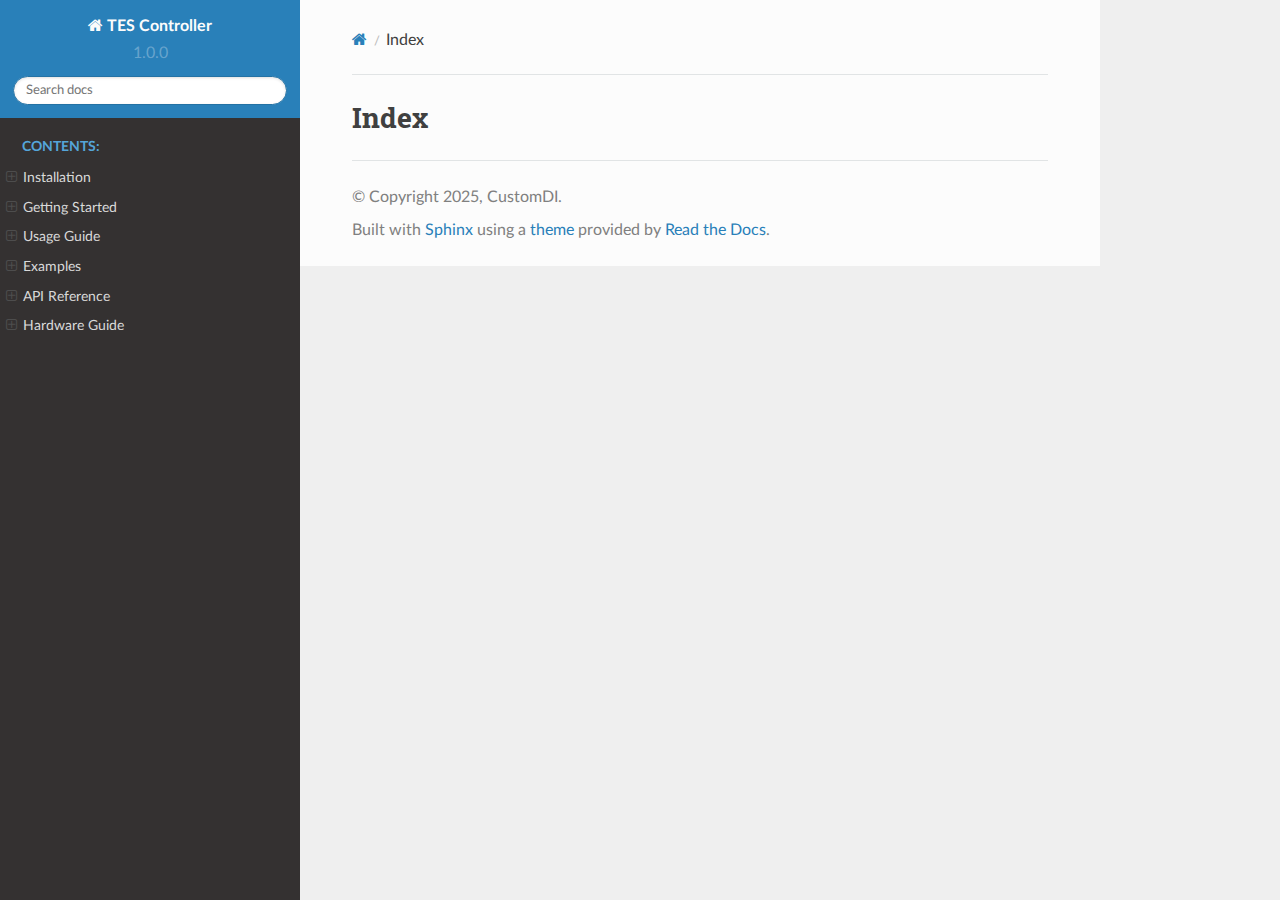
<file: docs/html/genindex.html>
<!DOCTYPE html>
<html class="writer-html5" lang="en" data-content_root="./">
<head>
  <meta charset="utf-8" />
  <meta name="viewport" content="width=device-width, initial-scale=1.0" />
  <title>Index &mdash; TES Controller 1.0.0 documentation</title>
      <link rel="stylesheet" type="text/css" href="_static/pygments.css?v=b86133f3" />
      <link rel="stylesheet" type="text/css" href="_static/css/theme.css?v=19f00094" />

  
  <!--[if lt IE 9]>
    <script src="_static/js/html5shiv.min.js"></script>
  <![endif]-->
  
        <script src="_static/jquery.js?v=5d32c60e"></script>
        <script src="_static/_sphinx_javascript_frameworks_compat.js?v=2cd50e6c"></script>
        <script src="_static/documentation_options.js?v=8d563738"></script>
        <script src="_static/doctools.js?v=9a2dae69"></script>
        <script src="_static/sphinx_highlight.js?v=dc90522c"></script>
    <script src="_static/js/theme.js"></script>
    <link rel="index" title="Index" href="#" />
    <link rel="search" title="Search" href="search.html" /> 
</head>

<body class="wy-body-for-nav"> 
  <div class="wy-grid-for-nav">
    <nav data-toggle="wy-nav-shift" class="wy-nav-side">
      <div class="wy-side-scroll">
        <div class="wy-side-nav-search" >

          
          
          <a href="index.html" class="icon icon-home">
            TES Controller
          </a>
              <div class="version">
                1.0.0
              </div>
<div role="search">
  <form id="rtd-search-form" class="wy-form" action="search.html" method="get">
    <input type="text" name="q" placeholder="Search docs" aria-label="Search docs" />
    <input type="hidden" name="check_keywords" value="yes" />
    <input type="hidden" name="area" value="default" />
  </form>
</div>
        </div><div class="wy-menu wy-menu-vertical" data-spy="affix" role="navigation" aria-label="Navigation menu">
              <p class="caption" role="heading"><span class="caption-text">Contents:</span></p>
<ul>
<li class="toctree-l1"><a class="reference internal" href="installation.html">Installation</a><ul>
<li class="toctree-l2"><a class="reference internal" href="installation.html#requirements">Requirements</a></li>
<li class="toctree-l2"><a class="reference internal" href="installation.html#install-from-source">Install from Source</a></li>
<li class="toctree-l2"><a class="reference internal" href="installation.html#configuration">Configuration</a></li>
<li class="toctree-l2"><a class="reference internal" href="installation.html#serial-port-notes">Serial Port Notes</a><ul>
<li class="toctree-l3"><a class="reference internal" href="installation.html#macos">macOS</a></li>
<li class="toctree-l3"><a class="reference internal" href="installation.html#linux">Linux</a></li>
<li class="toctree-l3"><a class="reference internal" href="installation.html#windows">Windows</a></li>
</ul>
</li>
<li class="toctree-l2"><a class="reference internal" href="installation.html#verifying-installation">Verifying Installation</a></li>
</ul>
</li>
<li class="toctree-l1"><a class="reference internal" href="getting-started.html">Getting Started</a><ul>
<li class="toctree-l2"><a class="reference internal" href="getting-started.html#creating-a-controller">Creating a Controller</a><ul>
<li class="toctree-l3"><a class="reference internal" href="getting-started.html#from-a-configuration-file">From a configuration file</a></li>
<li class="toctree-l3"><a class="reference internal" href="getting-started.html#direct-instantiation">Direct instantiation</a></li>
</ul>
</li>
<li class="toctree-l2"><a class="reference internal" href="getting-started.html#using-context-managers">Using Context Managers</a></li>
<li class="toctree-l2"><a class="reference internal" href="getting-started.html#channel-selection-patterns">Channel Selection Patterns</a><ul>
<li class="toctree-l3"><a class="reference internal" href="getting-started.html#single-channel">Single channel</a></li>
<li class="toctree-l3"><a class="reference internal" href="getting-started.html#multiple-specific-channels">Multiple specific channels</a></li>
<li class="toctree-l3"><a class="reference internal" href="getting-started.html#all-channels">All channels</a></li>
<li class="toctree-l3"><a class="reference internal" href="getting-started.html#per-channel-values">Per-channel values</a></li>
</ul>
</li>
<li class="toctree-l2"><a class="reference internal" href="getting-started.html#tes-operations">TES Operations</a><ul>
<li class="toctree-l3"><a class="reference internal" href="getting-started.html#getters">Getters</a></li>
<li class="toctree-l3"><a class="reference internal" href="getting-started.html#setters">Setters</a></li>
<li class="toctree-l3"><a class="reference internal" href="getting-started.html#enable-disable">Enable/Disable</a></li>
</ul>
</li>
<li class="toctree-l2"><a class="reference internal" href="getting-started.html#lna-operations">LNA Operations</a><ul>
<li class="toctree-l3"><a class="reference internal" href="getting-started.html#target-selection">Target selection</a></li>
<li class="toctree-l3"><a class="reference internal" href="getting-started.html#setting-dac-values">Setting DAC values</a></li>
<li class="toctree-l3"><a class="reference internal" href="getting-started.html#convenience-setters">Convenience setters</a></li>
</ul>
</li>
<li class="toctree-l2"><a class="reference internal" href="getting-started.html#dac-operations">DAC Operations</a></li>
<li class="toctree-l2"><a class="reference internal" href="getting-started.html#error-handling">Error Handling</a></li>
<li class="toctree-l2"><a class="reference internal" href="getting-started.html#direct-controller-access">Direct Controller Access</a></li>
<li class="toctree-l2"><a class="reference internal" href="getting-started.html#return-types">Return Types</a></li>
<li class="toctree-l2"><a class="reference internal" href="getting-started.html#next-steps">Next Steps</a></li>
</ul>
</li>
<li class="toctree-l1"><a class="reference internal" href="usage.html">Usage Guide</a><ul>
<li class="toctree-l2"><a class="reference internal" href="usage.html#installation">Installation</a></li>
<li class="toctree-l2"><a class="reference internal" href="usage.html#quick-start">Quick Start</a></li>
<li class="toctree-l2"><a class="reference internal" href="usage.html#configuration-file">Configuration File</a></li>
<li class="toctree-l2"><a class="reference internal" href="usage.html#channel-selection-patterns">Channel Selection Patterns</a></li>
<li class="toctree-l2"><a class="reference internal" href="usage.html#frequently-used-helpers">Frequently Used Helpers</a><ul>
<li class="toctree-l3"><a class="reference internal" href="usage.html#tes-control">TES control</a></li>
<li class="toctree-l3"><a class="reference internal" href="usage.html#lna-control">LNA control</a></li>
<li class="toctree-l3"><a class="reference internal" href="usage.html#global-dac">Global DAC</a></li>
</ul>
</li>
</ul>
</li>
<li class="toctree-l1"><a class="reference internal" href="examples.html">Examples</a><ul>
<li class="toctree-l2"><a class="reference internal" href="examples.html#basic-example">Basic Example</a></li>
<li class="toctree-l2"><a class="reference internal" href="examples.html#multi-channel-operations">Multi-Channel Operations</a></li>
<li class="toctree-l2"><a class="reference internal" href="examples.html#current-sweep">Current Sweep</a></li>
<li class="toctree-l2"><a class="reference internal" href="examples.html#batch-configuration">Batch Configuration</a></li>
<li class="toctree-l2"><a class="reference internal" href="examples.html#lna-configuration">LNA Configuration</a></li>
<li class="toctree-l2"><a class="reference internal" href="examples.html#flux-ramp-dac">Flux Ramp DAC</a></li>
<li class="toctree-l2"><a class="reference internal" href="examples.html#data-acquisition">Data Acquisition</a></li>
<li class="toctree-l2"><a class="reference internal" href="examples.html#robust-error-handling">Robust Error Handling</a></li>
<li class="toctree-l2"><a class="reference internal" href="examples.html#complete-workflow-script">Complete Workflow Script</a></li>
</ul>
</li>
<li class="toctree-l1"><a class="reference internal" href="api.html">API Reference</a><ul>
<li class="toctree-l2"><a class="reference internal" href="api.html#top-level-package">Top-level Package</a></li>
<li class="toctree-l2"><a class="reference internal" href="api.html#device-controller">Device Controller</a></li>
<li class="toctree-l2"><a class="reference internal" href="api.html#drivers">Drivers</a></li>
<li class="toctree-l2"><a class="reference internal" href="api.html#serial-client">Serial Client</a></li>
</ul>
</li>
<li class="toctree-l1"><a class="reference internal" href="hardware-guide.html">Hardware Guide</a><ul>
<li class="toctree-l2"><a class="reference internal" href="hardware-guide.html#printed-circuit-boards-pcbs">Printed Circuit Boards (PCBs)</a><ul>
<li class="toctree-l3"><a class="reference internal" href="hardware-guide.html#lna-bias-card">LNA Bias Card</a></li>
<li class="toctree-l3"><a class="reference internal" href="hardware-guide.html#tes-bias-card">TES Bias Card</a></li>
<li class="toctree-l3"><a class="reference internal" href="hardware-guide.html#dsub-converter">DSUB Converter</a></li>
</ul>
</li>
<li class="toctree-l2"><a class="reference internal" href="hardware-guide.html#enclosure">Enclosure</a><ul>
<li class="toctree-l3"><a class="reference internal" href="hardware-guide.html#panel-1">Panel 1</a></li>
<li class="toctree-l3"><a class="reference internal" href="hardware-guide.html#panel-2">Panel 2</a></li>
<li class="toctree-l3"><a class="reference internal" href="hardware-guide.html#bottom-panel">Bottom Panel</a></li>
<li class="toctree-l3"><a class="reference internal" href="hardware-guide.html#fully-assembled-enclosure">Fully Assembled Enclosure</a></li>
<li class="toctree-l3"><a class="reference internal" href="hardware-guide.html#step-1">Step 1</a></li>
<li class="toctree-l3"><a class="reference internal" href="hardware-guide.html#step-2">Step 2</a></li>
<li class="toctree-l3"><a class="reference internal" href="hardware-guide.html#step-3">Step 3</a></li>
</ul>
</li>
</ul>
</li>
</ul>

        </div>
      </div>
    </nav>

    <section data-toggle="wy-nav-shift" class="wy-nav-content-wrap"><nav class="wy-nav-top" aria-label="Mobile navigation menu" >
          <i data-toggle="wy-nav-top" class="fa fa-bars"></i>
          <a href="index.html">TES Controller</a>
      </nav>

      <div class="wy-nav-content">
        <div class="rst-content">
          <div role="navigation" aria-label="Page navigation">
  <ul class="wy-breadcrumbs">
      <li><a href="index.html" class="icon icon-home" aria-label="Home"></a></li>
      <li class="breadcrumb-item active">Index</li>
      <li class="wy-breadcrumbs-aside">
      </li>
  </ul>
  <hr/>
</div>
          <div role="main" class="document" itemscope="itemscope" itemtype="http://schema.org/Article">
           <div itemprop="articleBody">
             

<h1 id="index">Index</h1>

<div class="genindex-jumpbox">
 
</div>


           </div>
          </div>
          <footer>

  <hr/>

  <div role="contentinfo">
    <p>&#169; Copyright 2025, CustomDI.</p>
  </div>

  Built with <a href="https://www.sphinx-doc.org/">Sphinx</a> using a
    <a href="https://github.com/readthedocs/sphinx_rtd_theme">theme</a>
    provided by <a href="https://readthedocs.org">Read the Docs</a>.
   

</footer>
        </div>
      </div>
    </section>
  </div>
  <script>
      jQuery(function () {
          SphinxRtdTheme.Navigation.enable(true);
      });
  </script> 

</body>
</html>
</file>
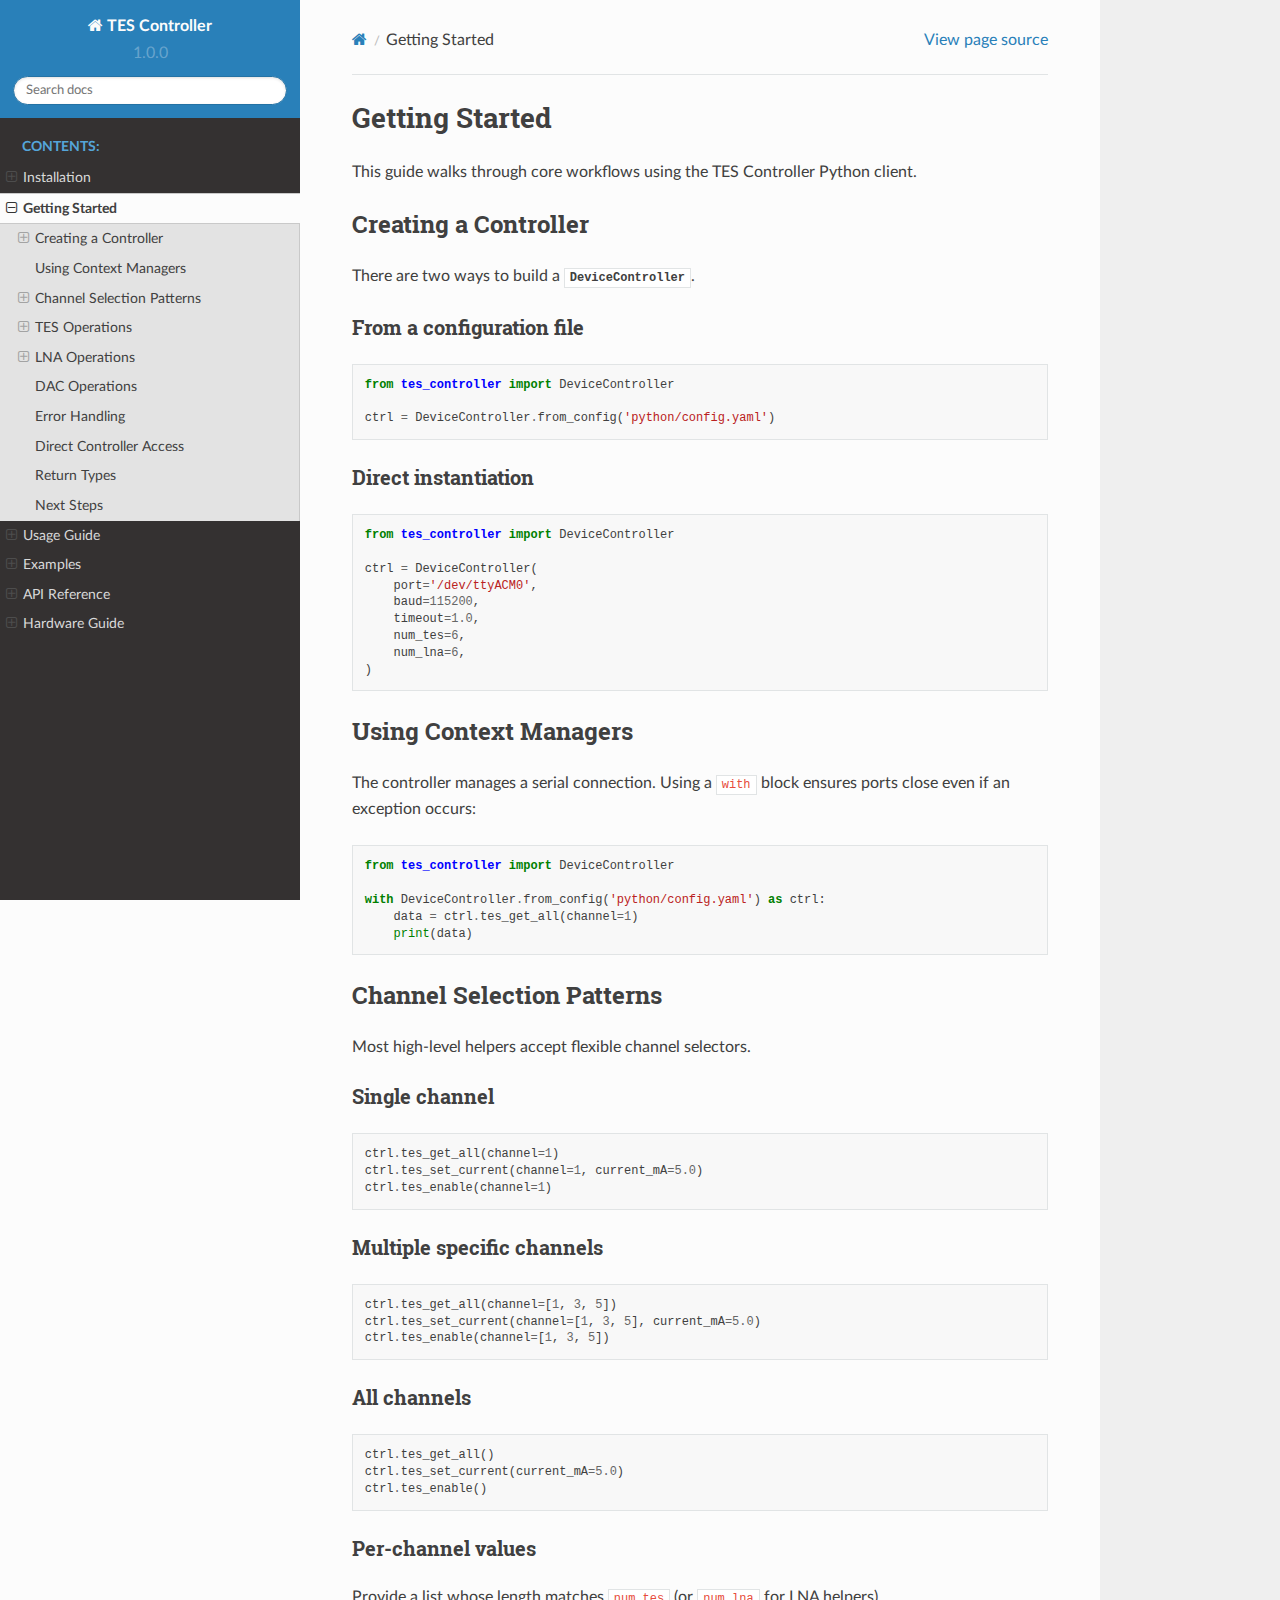
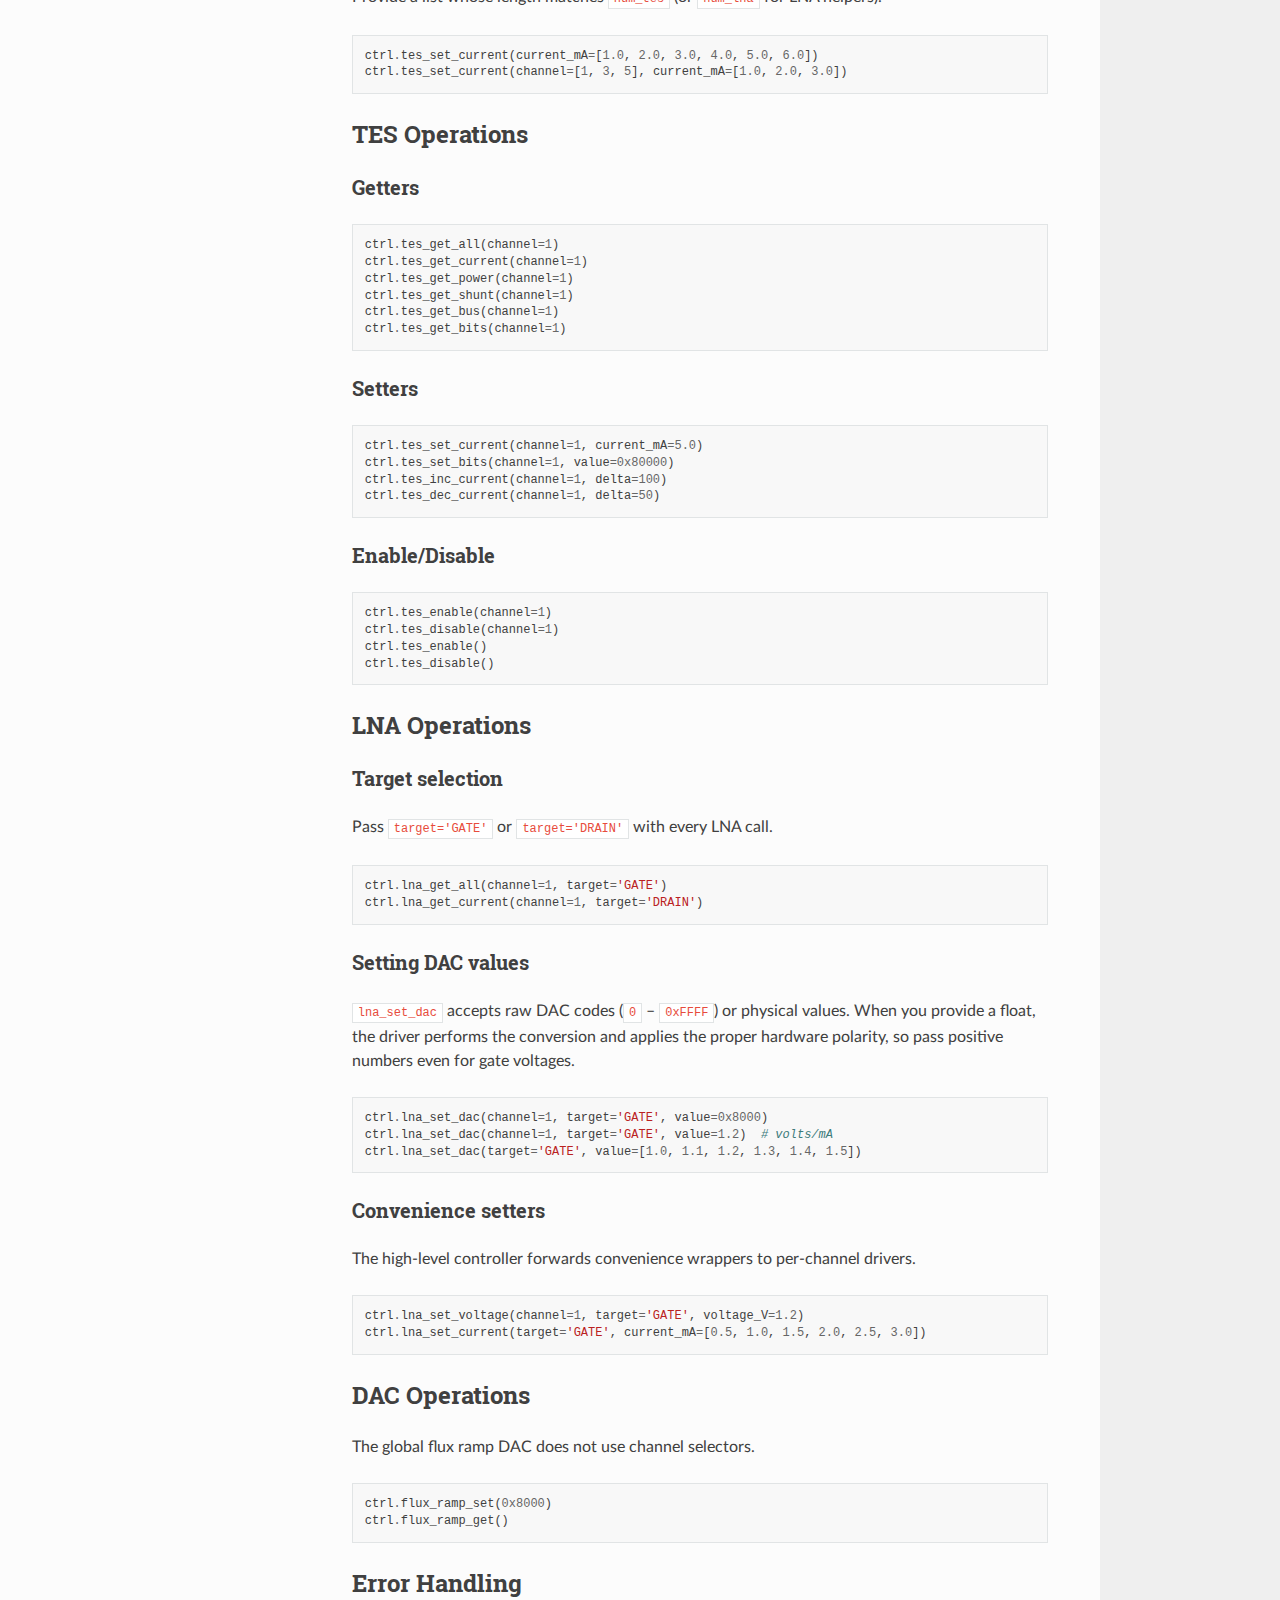
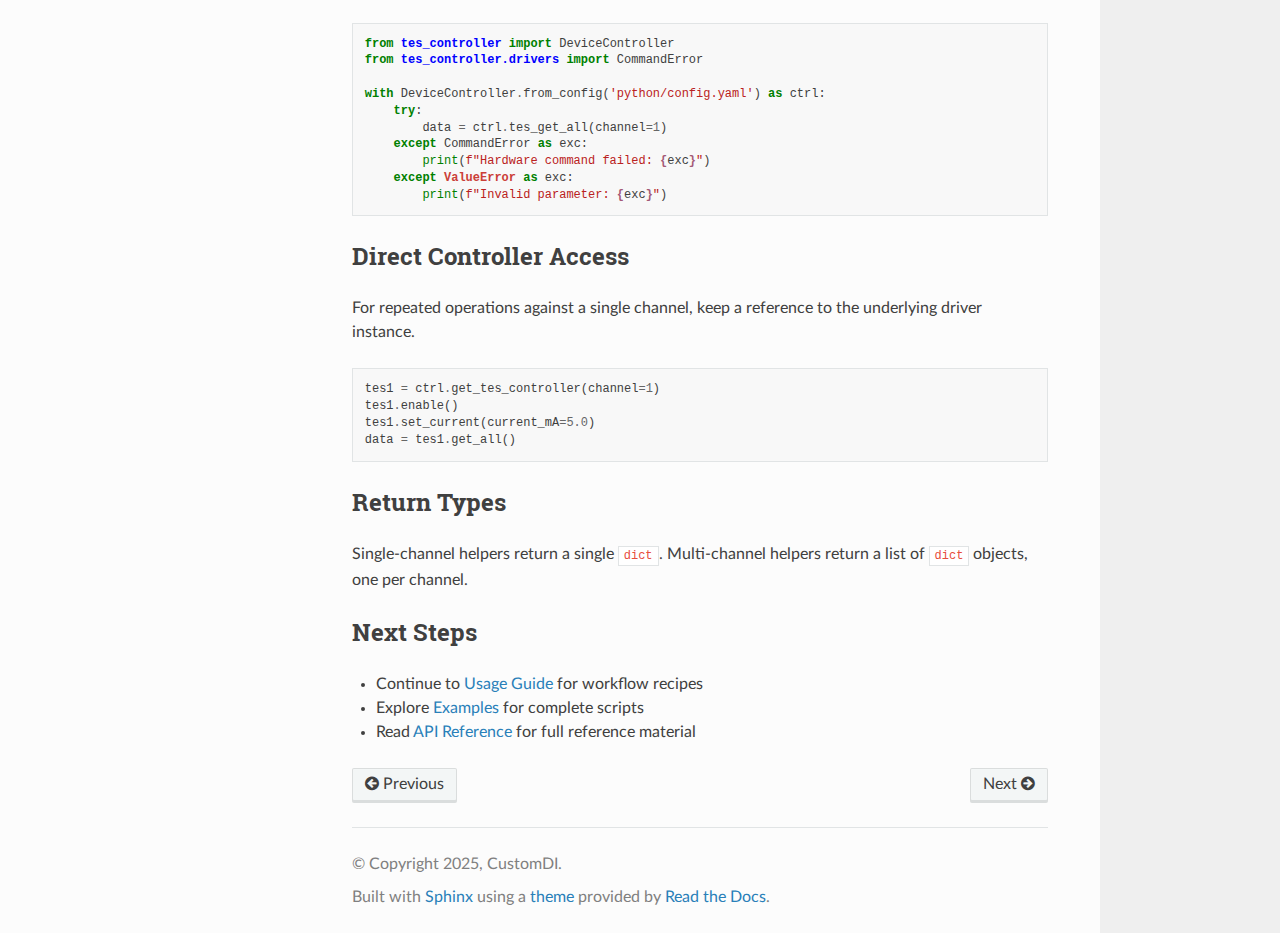
<file: docs/html/getting-started.html>
<!DOCTYPE html>
<html class="writer-html5" lang="en" data-content_root="./">
<head>
  <meta charset="utf-8" /><meta name="viewport" content="width=device-width, initial-scale=1" />

  <meta name="viewport" content="width=device-width, initial-scale=1.0" />
  <title>Getting Started &mdash; TES Controller 1.0.0 documentation</title>
      <link rel="stylesheet" type="text/css" href="_static/pygments.css?v=b86133f3" />
      <link rel="stylesheet" type="text/css" href="_static/css/theme.css?v=19f00094" />

  
  <!--[if lt IE 9]>
    <script src="_static/js/html5shiv.min.js"></script>
  <![endif]-->
  
        <script src="_static/jquery.js?v=5d32c60e"></script>
        <script src="_static/_sphinx_javascript_frameworks_compat.js?v=2cd50e6c"></script>
        <script src="_static/documentation_options.js?v=8d563738"></script>
        <script src="_static/doctools.js?v=9a2dae69"></script>
        <script src="_static/sphinx_highlight.js?v=dc90522c"></script>
    <script src="_static/js/theme.js"></script>
    <link rel="index" title="Index" href="genindex.html" />
    <link rel="search" title="Search" href="search.html" />
    <link rel="next" title="Usage Guide" href="usage.html" />
    <link rel="prev" title="Installation" href="installation.html" /> 
</head>

<body class="wy-body-for-nav"> 
  <div class="wy-grid-for-nav">
    <nav data-toggle="wy-nav-shift" class="wy-nav-side">
      <div class="wy-side-scroll">
        <div class="wy-side-nav-search" >

          
          
          <a href="index.html" class="icon icon-home">
            TES Controller
          </a>
              <div class="version">
                1.0.0
              </div>
<div role="search">
  <form id="rtd-search-form" class="wy-form" action="search.html" method="get">
    <input type="text" name="q" placeholder="Search docs" aria-label="Search docs" />
    <input type="hidden" name="check_keywords" value="yes" />
    <input type="hidden" name="area" value="default" />
  </form>
</div>
        </div><div class="wy-menu wy-menu-vertical" data-spy="affix" role="navigation" aria-label="Navigation menu">
              <p class="caption" role="heading"><span class="caption-text">Contents:</span></p>
<ul class="current">
<li class="toctree-l1"><a class="reference internal" href="installation.html">Installation</a><ul>
<li class="toctree-l2"><a class="reference internal" href="installation.html#requirements">Requirements</a></li>
<li class="toctree-l2"><a class="reference internal" href="installation.html#install-from-source">Install from Source</a></li>
<li class="toctree-l2"><a class="reference internal" href="installation.html#configuration">Configuration</a></li>
<li class="toctree-l2"><a class="reference internal" href="installation.html#serial-port-notes">Serial Port Notes</a><ul>
<li class="toctree-l3"><a class="reference internal" href="installation.html#macos">macOS</a></li>
<li class="toctree-l3"><a class="reference internal" href="installation.html#linux">Linux</a></li>
<li class="toctree-l3"><a class="reference internal" href="installation.html#windows">Windows</a></li>
</ul>
</li>
<li class="toctree-l2"><a class="reference internal" href="installation.html#verifying-installation">Verifying Installation</a></li>
</ul>
</li>
<li class="toctree-l1 current"><a class="current reference internal" href="#">Getting Started</a><ul>
<li class="toctree-l2"><a class="reference internal" href="#creating-a-controller">Creating a Controller</a><ul>
<li class="toctree-l3"><a class="reference internal" href="#from-a-configuration-file">From a configuration file</a></li>
<li class="toctree-l3"><a class="reference internal" href="#direct-instantiation">Direct instantiation</a></li>
</ul>
</li>
<li class="toctree-l2"><a class="reference internal" href="#using-context-managers">Using Context Managers</a></li>
<li class="toctree-l2"><a class="reference internal" href="#channel-selection-patterns">Channel Selection Patterns</a><ul>
<li class="toctree-l3"><a class="reference internal" href="#single-channel">Single channel</a></li>
<li class="toctree-l3"><a class="reference internal" href="#multiple-specific-channels">Multiple specific channels</a></li>
<li class="toctree-l3"><a class="reference internal" href="#all-channels">All channels</a></li>
<li class="toctree-l3"><a class="reference internal" href="#per-channel-values">Per-channel values</a></li>
</ul>
</li>
<li class="toctree-l2"><a class="reference internal" href="#tes-operations">TES Operations</a><ul>
<li class="toctree-l3"><a class="reference internal" href="#getters">Getters</a></li>
<li class="toctree-l3"><a class="reference internal" href="#setters">Setters</a></li>
<li class="toctree-l3"><a class="reference internal" href="#enable-disable">Enable/Disable</a></li>
</ul>
</li>
<li class="toctree-l2"><a class="reference internal" href="#lna-operations">LNA Operations</a><ul>
<li class="toctree-l3"><a class="reference internal" href="#target-selection">Target selection</a></li>
<li class="toctree-l3"><a class="reference internal" href="#setting-dac-values">Setting DAC values</a></li>
<li class="toctree-l3"><a class="reference internal" href="#convenience-setters">Convenience setters</a></li>
</ul>
</li>
<li class="toctree-l2"><a class="reference internal" href="#dac-operations">DAC Operations</a></li>
<li class="toctree-l2"><a class="reference internal" href="#error-handling">Error Handling</a></li>
<li class="toctree-l2"><a class="reference internal" href="#direct-controller-access">Direct Controller Access</a></li>
<li class="toctree-l2"><a class="reference internal" href="#return-types">Return Types</a></li>
<li class="toctree-l2"><a class="reference internal" href="#next-steps">Next Steps</a></li>
</ul>
</li>
<li class="toctree-l1"><a class="reference internal" href="usage.html">Usage Guide</a><ul>
<li class="toctree-l2"><a class="reference internal" href="usage.html#installation">Installation</a></li>
<li class="toctree-l2"><a class="reference internal" href="usage.html#quick-start">Quick Start</a></li>
<li class="toctree-l2"><a class="reference internal" href="usage.html#configuration-file">Configuration File</a></li>
<li class="toctree-l2"><a class="reference internal" href="usage.html#channel-selection-patterns">Channel Selection Patterns</a></li>
<li class="toctree-l2"><a class="reference internal" href="usage.html#frequently-used-helpers">Frequently Used Helpers</a><ul>
<li class="toctree-l3"><a class="reference internal" href="usage.html#tes-control">TES control</a></li>
<li class="toctree-l3"><a class="reference internal" href="usage.html#lna-control">LNA control</a></li>
<li class="toctree-l3"><a class="reference internal" href="usage.html#global-dac">Global DAC</a></li>
</ul>
</li>
</ul>
</li>
<li class="toctree-l1"><a class="reference internal" href="examples.html">Examples</a><ul>
<li class="toctree-l2"><a class="reference internal" href="examples.html#basic-example">Basic Example</a></li>
<li class="toctree-l2"><a class="reference internal" href="examples.html#multi-channel-operations">Multi-Channel Operations</a></li>
<li class="toctree-l2"><a class="reference internal" href="examples.html#current-sweep">Current Sweep</a></li>
<li class="toctree-l2"><a class="reference internal" href="examples.html#batch-configuration">Batch Configuration</a></li>
<li class="toctree-l2"><a class="reference internal" href="examples.html#lna-configuration">LNA Configuration</a></li>
<li class="toctree-l2"><a class="reference internal" href="examples.html#flux-ramp-dac">Flux Ramp DAC</a></li>
<li class="toctree-l2"><a class="reference internal" href="examples.html#data-acquisition">Data Acquisition</a></li>
<li class="toctree-l2"><a class="reference internal" href="examples.html#robust-error-handling">Robust Error Handling</a></li>
<li class="toctree-l2"><a class="reference internal" href="examples.html#complete-workflow-script">Complete Workflow Script</a></li>
</ul>
</li>
<li class="toctree-l1"><a class="reference internal" href="api.html">API Reference</a><ul>
<li class="toctree-l2"><a class="reference internal" href="api.html#top-level-package">Top-level Package</a></li>
<li class="toctree-l2"><a class="reference internal" href="api.html#device-controller">Device Controller</a></li>
<li class="toctree-l2"><a class="reference internal" href="api.html#drivers">Drivers</a></li>
<li class="toctree-l2"><a class="reference internal" href="api.html#serial-client">Serial Client</a></li>
</ul>
</li>
<li class="toctree-l1"><a class="reference internal" href="hardware-guide.html">Hardware Guide</a><ul>
<li class="toctree-l2"><a class="reference internal" href="hardware-guide.html#lna-bias-card">LNA Bias Card</a></li>
<li class="toctree-l2"><a class="reference internal" href="hardware-guide.html#tes-bias-card">TES Bias Card</a></li>
<li class="toctree-l2"><a class="reference internal" href="hardware-guide.html#dsub-converter">DSUB Converter</a></li>
<li class="toctree-l2"><a class="reference internal" href="hardware-guide.html#enclosure">Enclosure</a><ul>
<li class="toctree-l3"><a class="reference internal" href="hardware-guide.html#panel-1">Panel 1</a></li>
<li class="toctree-l3"><a class="reference internal" href="hardware-guide.html#panel-2">Panel 2</a></li>
<li class="toctree-l3"><a class="reference internal" href="hardware-guide.html#bottom-panel">Bottom Panel</a></li>
<li class="toctree-l3"><a class="reference internal" href="hardware-guide.html#fully-assembled-enclosure">Fully Assembled Enclosure</a></li>
<li class="toctree-l3"><a class="reference internal" href="hardware-guide.html#step-1">Step 1</a></li>
<li class="toctree-l3"><a class="reference internal" href="hardware-guide.html#step-2">Step 2</a></li>
<li class="toctree-l3"><a class="reference internal" href="hardware-guide.html#step-3">Step 3</a></li>
</ul>
</li>
</ul>
</li>
</ul>

        </div>
      </div>
    </nav>

    <section data-toggle="wy-nav-shift" class="wy-nav-content-wrap"><nav class="wy-nav-top" aria-label="Mobile navigation menu" >
          <i data-toggle="wy-nav-top" class="fa fa-bars"></i>
          <a href="index.html">TES Controller</a>
      </nav>

      <div class="wy-nav-content">
        <div class="rst-content">
          <div role="navigation" aria-label="Page navigation">
  <ul class="wy-breadcrumbs">
      <li><a href="index.html" class="icon icon-home" aria-label="Home"></a></li>
      <li class="breadcrumb-item active">Getting Started</li>
      <li class="wy-breadcrumbs-aside">
            <a href="_sources/getting-started.rst.txt" rel="nofollow"> View page source</a>
      </li>
  </ul>
  <hr/>
</div>
          <div role="main" class="document" itemscope="itemscope" itemtype="http://schema.org/Article">
           <div itemprop="articleBody">
             
  <section id="getting-started">
<h1>Getting Started<a class="headerlink" href="#getting-started" title="Link to this heading"></a></h1>
<p>This guide walks through core workflows using the TES Controller Python client.</p>
<section id="creating-a-controller">
<h2>Creating a Controller<a class="headerlink" href="#creating-a-controller" title="Link to this heading"></a></h2>
<p>There are two ways to build a <code class="xref py py-class docutils literal notranslate"><span class="pre">DeviceController</span></code>.</p>
<section id="from-a-configuration-file">
<h3>From a configuration file<a class="headerlink" href="#from-a-configuration-file" title="Link to this heading"></a></h3>
<div class="highlight-python notranslate"><div class="highlight"><pre><span></span><span class="kn">from</span><span class="w"> </span><span class="nn">tes_controller</span><span class="w"> </span><span class="kn">import</span> <span class="n">DeviceController</span>

<span class="n">ctrl</span> <span class="o">=</span> <span class="n">DeviceController</span><span class="o">.</span><span class="n">from_config</span><span class="p">(</span><span class="s1">&#39;python/config.yaml&#39;</span><span class="p">)</span>
</pre></div>
</div>
</section>
<section id="direct-instantiation">
<h3>Direct instantiation<a class="headerlink" href="#direct-instantiation" title="Link to this heading"></a></h3>
<div class="highlight-python notranslate"><div class="highlight"><pre><span></span><span class="kn">from</span><span class="w"> </span><span class="nn">tes_controller</span><span class="w"> </span><span class="kn">import</span> <span class="n">DeviceController</span>

<span class="n">ctrl</span> <span class="o">=</span> <span class="n">DeviceController</span><span class="p">(</span>
    <span class="n">port</span><span class="o">=</span><span class="s1">&#39;/dev/ttyACM0&#39;</span><span class="p">,</span>
    <span class="n">baud</span><span class="o">=</span><span class="mi">115200</span><span class="p">,</span>
    <span class="n">timeout</span><span class="o">=</span><span class="mf">1.0</span><span class="p">,</span>
    <span class="n">num_tes</span><span class="o">=</span><span class="mi">6</span><span class="p">,</span>
    <span class="n">num_lna</span><span class="o">=</span><span class="mi">6</span><span class="p">,</span>
<span class="p">)</span>
</pre></div>
</div>
</section>
</section>
<section id="using-context-managers">
<h2>Using Context Managers<a class="headerlink" href="#using-context-managers" title="Link to this heading"></a></h2>
<p>The controller manages a serial connection. Using a <code class="docutils literal notranslate"><span class="pre">with</span></code> block ensures ports
close even if an exception occurs:</p>
<div class="highlight-python notranslate"><div class="highlight"><pre><span></span><span class="kn">from</span><span class="w"> </span><span class="nn">tes_controller</span><span class="w"> </span><span class="kn">import</span> <span class="n">DeviceController</span>

<span class="k">with</span> <span class="n">DeviceController</span><span class="o">.</span><span class="n">from_config</span><span class="p">(</span><span class="s1">&#39;python/config.yaml&#39;</span><span class="p">)</span> <span class="k">as</span> <span class="n">ctrl</span><span class="p">:</span>
    <span class="n">data</span> <span class="o">=</span> <span class="n">ctrl</span><span class="o">.</span><span class="n">tes_get_all</span><span class="p">(</span><span class="n">channel</span><span class="o">=</span><span class="mi">1</span><span class="p">)</span>
    <span class="nb">print</span><span class="p">(</span><span class="n">data</span><span class="p">)</span>
</pre></div>
</div>
</section>
<section id="channel-selection-patterns">
<h2>Channel Selection Patterns<a class="headerlink" href="#channel-selection-patterns" title="Link to this heading"></a></h2>
<p>Most high-level helpers accept flexible channel selectors.</p>
<section id="single-channel">
<h3>Single channel<a class="headerlink" href="#single-channel" title="Link to this heading"></a></h3>
<div class="highlight-python notranslate"><div class="highlight"><pre><span></span><span class="n">ctrl</span><span class="o">.</span><span class="n">tes_get_all</span><span class="p">(</span><span class="n">channel</span><span class="o">=</span><span class="mi">1</span><span class="p">)</span>
<span class="n">ctrl</span><span class="o">.</span><span class="n">tes_set_current</span><span class="p">(</span><span class="n">channel</span><span class="o">=</span><span class="mi">1</span><span class="p">,</span> <span class="n">current_mA</span><span class="o">=</span><span class="mf">5.0</span><span class="p">)</span>
<span class="n">ctrl</span><span class="o">.</span><span class="n">tes_enable</span><span class="p">(</span><span class="n">channel</span><span class="o">=</span><span class="mi">1</span><span class="p">)</span>
</pre></div>
</div>
</section>
<section id="multiple-specific-channels">
<h3>Multiple specific channels<a class="headerlink" href="#multiple-specific-channels" title="Link to this heading"></a></h3>
<div class="highlight-python notranslate"><div class="highlight"><pre><span></span><span class="n">ctrl</span><span class="o">.</span><span class="n">tes_get_all</span><span class="p">(</span><span class="n">channel</span><span class="o">=</span><span class="p">[</span><span class="mi">1</span><span class="p">,</span> <span class="mi">3</span><span class="p">,</span> <span class="mi">5</span><span class="p">])</span>
<span class="n">ctrl</span><span class="o">.</span><span class="n">tes_set_current</span><span class="p">(</span><span class="n">channel</span><span class="o">=</span><span class="p">[</span><span class="mi">1</span><span class="p">,</span> <span class="mi">3</span><span class="p">,</span> <span class="mi">5</span><span class="p">],</span> <span class="n">current_mA</span><span class="o">=</span><span class="mf">5.0</span><span class="p">)</span>
<span class="n">ctrl</span><span class="o">.</span><span class="n">tes_enable</span><span class="p">(</span><span class="n">channel</span><span class="o">=</span><span class="p">[</span><span class="mi">1</span><span class="p">,</span> <span class="mi">3</span><span class="p">,</span> <span class="mi">5</span><span class="p">])</span>
</pre></div>
</div>
</section>
<section id="all-channels">
<h3>All channels<a class="headerlink" href="#all-channels" title="Link to this heading"></a></h3>
<div class="highlight-python notranslate"><div class="highlight"><pre><span></span><span class="n">ctrl</span><span class="o">.</span><span class="n">tes_get_all</span><span class="p">()</span>
<span class="n">ctrl</span><span class="o">.</span><span class="n">tes_set_current</span><span class="p">(</span><span class="n">current_mA</span><span class="o">=</span><span class="mf">5.0</span><span class="p">)</span>
<span class="n">ctrl</span><span class="o">.</span><span class="n">tes_enable</span><span class="p">()</span>
</pre></div>
</div>
</section>
<section id="per-channel-values">
<h3>Per-channel values<a class="headerlink" href="#per-channel-values" title="Link to this heading"></a></h3>
<p>Provide a list whose length matches <code class="docutils literal notranslate"><span class="pre">num_tes</span></code> (or <code class="docutils literal notranslate"><span class="pre">num_lna</span></code> for LNA helpers).</p>
<div class="highlight-python notranslate"><div class="highlight"><pre><span></span><span class="n">ctrl</span><span class="o">.</span><span class="n">tes_set_current</span><span class="p">(</span><span class="n">current_mA</span><span class="o">=</span><span class="p">[</span><span class="mf">1.0</span><span class="p">,</span> <span class="mf">2.0</span><span class="p">,</span> <span class="mf">3.0</span><span class="p">,</span> <span class="mf">4.0</span><span class="p">,</span> <span class="mf">5.0</span><span class="p">,</span> <span class="mf">6.0</span><span class="p">])</span>
<span class="n">ctrl</span><span class="o">.</span><span class="n">tes_set_current</span><span class="p">(</span><span class="n">channel</span><span class="o">=</span><span class="p">[</span><span class="mi">1</span><span class="p">,</span> <span class="mi">3</span><span class="p">,</span> <span class="mi">5</span><span class="p">],</span> <span class="n">current_mA</span><span class="o">=</span><span class="p">[</span><span class="mf">1.0</span><span class="p">,</span> <span class="mf">2.0</span><span class="p">,</span> <span class="mf">3.0</span><span class="p">])</span>
</pre></div>
</div>
</section>
</section>
<section id="tes-operations">
<h2>TES Operations<a class="headerlink" href="#tes-operations" title="Link to this heading"></a></h2>
<section id="getters">
<h3>Getters<a class="headerlink" href="#getters" title="Link to this heading"></a></h3>
<div class="highlight-python notranslate"><div class="highlight"><pre><span></span><span class="n">ctrl</span><span class="o">.</span><span class="n">tes_get_all</span><span class="p">(</span><span class="n">channel</span><span class="o">=</span><span class="mi">1</span><span class="p">)</span>
<span class="n">ctrl</span><span class="o">.</span><span class="n">tes_get_current</span><span class="p">(</span><span class="n">channel</span><span class="o">=</span><span class="mi">1</span><span class="p">)</span>
<span class="n">ctrl</span><span class="o">.</span><span class="n">tes_get_power</span><span class="p">(</span><span class="n">channel</span><span class="o">=</span><span class="mi">1</span><span class="p">)</span>
<span class="n">ctrl</span><span class="o">.</span><span class="n">tes_get_shunt</span><span class="p">(</span><span class="n">channel</span><span class="o">=</span><span class="mi">1</span><span class="p">)</span>
<span class="n">ctrl</span><span class="o">.</span><span class="n">tes_get_bus</span><span class="p">(</span><span class="n">channel</span><span class="o">=</span><span class="mi">1</span><span class="p">)</span>
<span class="n">ctrl</span><span class="o">.</span><span class="n">tes_get_bits</span><span class="p">(</span><span class="n">channel</span><span class="o">=</span><span class="mi">1</span><span class="p">)</span>
</pre></div>
</div>
</section>
<section id="setters">
<h3>Setters<a class="headerlink" href="#setters" title="Link to this heading"></a></h3>
<div class="highlight-python notranslate"><div class="highlight"><pre><span></span><span class="n">ctrl</span><span class="o">.</span><span class="n">tes_set_current</span><span class="p">(</span><span class="n">channel</span><span class="o">=</span><span class="mi">1</span><span class="p">,</span> <span class="n">current_mA</span><span class="o">=</span><span class="mf">5.0</span><span class="p">)</span>
<span class="n">ctrl</span><span class="o">.</span><span class="n">tes_set_bits</span><span class="p">(</span><span class="n">channel</span><span class="o">=</span><span class="mi">1</span><span class="p">,</span> <span class="n">value</span><span class="o">=</span><span class="mh">0x80000</span><span class="p">)</span>
<span class="n">ctrl</span><span class="o">.</span><span class="n">tes_inc_current</span><span class="p">(</span><span class="n">channel</span><span class="o">=</span><span class="mi">1</span><span class="p">,</span> <span class="n">delta</span><span class="o">=</span><span class="mi">100</span><span class="p">)</span>
<span class="n">ctrl</span><span class="o">.</span><span class="n">tes_dec_current</span><span class="p">(</span><span class="n">channel</span><span class="o">=</span><span class="mi">1</span><span class="p">,</span> <span class="n">delta</span><span class="o">=</span><span class="mi">50</span><span class="p">)</span>
</pre></div>
</div>
</section>
<section id="enable-disable">
<h3>Enable/Disable<a class="headerlink" href="#enable-disable" title="Link to this heading"></a></h3>
<div class="highlight-python notranslate"><div class="highlight"><pre><span></span><span class="n">ctrl</span><span class="o">.</span><span class="n">tes_enable</span><span class="p">(</span><span class="n">channel</span><span class="o">=</span><span class="mi">1</span><span class="p">)</span>
<span class="n">ctrl</span><span class="o">.</span><span class="n">tes_disable</span><span class="p">(</span><span class="n">channel</span><span class="o">=</span><span class="mi">1</span><span class="p">)</span>
<span class="n">ctrl</span><span class="o">.</span><span class="n">tes_enable</span><span class="p">()</span>
<span class="n">ctrl</span><span class="o">.</span><span class="n">tes_disable</span><span class="p">()</span>
</pre></div>
</div>
</section>
</section>
<section id="lna-operations">
<h2>LNA Operations<a class="headerlink" href="#lna-operations" title="Link to this heading"></a></h2>
<section id="target-selection">
<h3>Target selection<a class="headerlink" href="#target-selection" title="Link to this heading"></a></h3>
<p>Pass <code class="docutils literal notranslate"><span class="pre">target='GATE'</span></code> or <code class="docutils literal notranslate"><span class="pre">target='DRAIN'</span></code> with every LNA call.</p>
<div class="highlight-python notranslate"><div class="highlight"><pre><span></span><span class="n">ctrl</span><span class="o">.</span><span class="n">lna_get_all</span><span class="p">(</span><span class="n">channel</span><span class="o">=</span><span class="mi">1</span><span class="p">,</span> <span class="n">target</span><span class="o">=</span><span class="s1">&#39;GATE&#39;</span><span class="p">)</span>
<span class="n">ctrl</span><span class="o">.</span><span class="n">lna_get_current</span><span class="p">(</span><span class="n">channel</span><span class="o">=</span><span class="mi">1</span><span class="p">,</span> <span class="n">target</span><span class="o">=</span><span class="s1">&#39;DRAIN&#39;</span><span class="p">)</span>
</pre></div>
</div>
</section>
<section id="setting-dac-values">
<h3>Setting DAC values<a class="headerlink" href="#setting-dac-values" title="Link to this heading"></a></h3>
<p><code class="docutils literal notranslate"><span class="pre">lna_set_dac</span></code> accepts raw DAC codes (<code class="docutils literal notranslate"><span class="pre">0</span></code> – <code class="docutils literal notranslate"><span class="pre">0xFFFF</span></code>) or physical values. When
you provide a float, the driver performs the conversion and applies the proper
hardware polarity, so pass positive numbers even for gate voltages.</p>
<div class="highlight-python notranslate"><div class="highlight"><pre><span></span><span class="n">ctrl</span><span class="o">.</span><span class="n">lna_set_dac</span><span class="p">(</span><span class="n">channel</span><span class="o">=</span><span class="mi">1</span><span class="p">,</span> <span class="n">target</span><span class="o">=</span><span class="s1">&#39;GATE&#39;</span><span class="p">,</span> <span class="n">value</span><span class="o">=</span><span class="mh">0x8000</span><span class="p">)</span>
<span class="n">ctrl</span><span class="o">.</span><span class="n">lna_set_dac</span><span class="p">(</span><span class="n">channel</span><span class="o">=</span><span class="mi">1</span><span class="p">,</span> <span class="n">target</span><span class="o">=</span><span class="s1">&#39;GATE&#39;</span><span class="p">,</span> <span class="n">value</span><span class="o">=</span><span class="mf">1.2</span><span class="p">)</span>  <span class="c1"># volts/mA</span>
<span class="n">ctrl</span><span class="o">.</span><span class="n">lna_set_dac</span><span class="p">(</span><span class="n">target</span><span class="o">=</span><span class="s1">&#39;GATE&#39;</span><span class="p">,</span> <span class="n">value</span><span class="o">=</span><span class="p">[</span><span class="mf">1.0</span><span class="p">,</span> <span class="mf">1.1</span><span class="p">,</span> <span class="mf">1.2</span><span class="p">,</span> <span class="mf">1.3</span><span class="p">,</span> <span class="mf">1.4</span><span class="p">,</span> <span class="mf">1.5</span><span class="p">])</span>
</pre></div>
</div>
</section>
<section id="convenience-setters">
<h3>Convenience setters<a class="headerlink" href="#convenience-setters" title="Link to this heading"></a></h3>
<p>The high-level controller forwards convenience wrappers to per-channel drivers.</p>
<div class="highlight-python notranslate"><div class="highlight"><pre><span></span><span class="n">ctrl</span><span class="o">.</span><span class="n">lna_set_voltage</span><span class="p">(</span><span class="n">channel</span><span class="o">=</span><span class="mi">1</span><span class="p">,</span> <span class="n">target</span><span class="o">=</span><span class="s1">&#39;GATE&#39;</span><span class="p">,</span> <span class="n">voltage_V</span><span class="o">=</span><span class="mf">1.2</span><span class="p">)</span>
<span class="n">ctrl</span><span class="o">.</span><span class="n">lna_set_current</span><span class="p">(</span><span class="n">target</span><span class="o">=</span><span class="s1">&#39;GATE&#39;</span><span class="p">,</span> <span class="n">current_mA</span><span class="o">=</span><span class="p">[</span><span class="mf">0.5</span><span class="p">,</span> <span class="mf">1.0</span><span class="p">,</span> <span class="mf">1.5</span><span class="p">,</span> <span class="mf">2.0</span><span class="p">,</span> <span class="mf">2.5</span><span class="p">,</span> <span class="mf">3.0</span><span class="p">])</span>
</pre></div>
</div>
</section>
</section>
<section id="dac-operations">
<h2>DAC Operations<a class="headerlink" href="#dac-operations" title="Link to this heading"></a></h2>
<p>The global flux ramp DAC does not use channel selectors.</p>
<div class="highlight-python notranslate"><div class="highlight"><pre><span></span><span class="n">ctrl</span><span class="o">.</span><span class="n">flux_ramp_set</span><span class="p">(</span><span class="mh">0x8000</span><span class="p">)</span>
<span class="n">ctrl</span><span class="o">.</span><span class="n">flux_ramp_get</span><span class="p">()</span>
</pre></div>
</div>
</section>
<section id="error-handling">
<h2>Error Handling<a class="headerlink" href="#error-handling" title="Link to this heading"></a></h2>
<div class="highlight-python notranslate"><div class="highlight"><pre><span></span><span class="kn">from</span><span class="w"> </span><span class="nn">tes_controller</span><span class="w"> </span><span class="kn">import</span> <span class="n">DeviceController</span>
<span class="kn">from</span><span class="w"> </span><span class="nn">tes_controller.drivers</span><span class="w"> </span><span class="kn">import</span> <span class="n">CommandError</span>

<span class="k">with</span> <span class="n">DeviceController</span><span class="o">.</span><span class="n">from_config</span><span class="p">(</span><span class="s1">&#39;python/config.yaml&#39;</span><span class="p">)</span> <span class="k">as</span> <span class="n">ctrl</span><span class="p">:</span>
    <span class="k">try</span><span class="p">:</span>
        <span class="n">data</span> <span class="o">=</span> <span class="n">ctrl</span><span class="o">.</span><span class="n">tes_get_all</span><span class="p">(</span><span class="n">channel</span><span class="o">=</span><span class="mi">1</span><span class="p">)</span>
    <span class="k">except</span> <span class="n">CommandError</span> <span class="k">as</span> <span class="n">exc</span><span class="p">:</span>
        <span class="nb">print</span><span class="p">(</span><span class="sa">f</span><span class="s2">&quot;Hardware command failed: </span><span class="si">{</span><span class="n">exc</span><span class="si">}</span><span class="s2">&quot;</span><span class="p">)</span>
    <span class="k">except</span> <span class="ne">ValueError</span> <span class="k">as</span> <span class="n">exc</span><span class="p">:</span>
        <span class="nb">print</span><span class="p">(</span><span class="sa">f</span><span class="s2">&quot;Invalid parameter: </span><span class="si">{</span><span class="n">exc</span><span class="si">}</span><span class="s2">&quot;</span><span class="p">)</span>
</pre></div>
</div>
</section>
<section id="direct-controller-access">
<h2>Direct Controller Access<a class="headerlink" href="#direct-controller-access" title="Link to this heading"></a></h2>
<p>For repeated operations against a single channel, keep a reference to the
underlying driver instance.</p>
<div class="highlight-python notranslate"><div class="highlight"><pre><span></span><span class="n">tes1</span> <span class="o">=</span> <span class="n">ctrl</span><span class="o">.</span><span class="n">get_tes_controller</span><span class="p">(</span><span class="n">channel</span><span class="o">=</span><span class="mi">1</span><span class="p">)</span>
<span class="n">tes1</span><span class="o">.</span><span class="n">enable</span><span class="p">()</span>
<span class="n">tes1</span><span class="o">.</span><span class="n">set_current</span><span class="p">(</span><span class="n">current_mA</span><span class="o">=</span><span class="mf">5.0</span><span class="p">)</span>
<span class="n">data</span> <span class="o">=</span> <span class="n">tes1</span><span class="o">.</span><span class="n">get_all</span><span class="p">()</span>
</pre></div>
</div>
</section>
<section id="return-types">
<h2>Return Types<a class="headerlink" href="#return-types" title="Link to this heading"></a></h2>
<p>Single-channel helpers return a single <code class="docutils literal notranslate"><span class="pre">dict</span></code>. Multi-channel helpers return a
list of <code class="docutils literal notranslate"><span class="pre">dict</span></code> objects, one per channel.</p>
</section>
<section id="next-steps">
<h2>Next Steps<a class="headerlink" href="#next-steps" title="Link to this heading"></a></h2>
<ul class="simple">
<li><p>Continue to <a class="reference internal" href="usage.html"><span class="doc">Usage Guide</span></a> for workflow recipes</p></li>
<li><p>Explore <a class="reference internal" href="examples.html"><span class="doc">Examples</span></a> for complete scripts</p></li>
<li><p>Read <a class="reference internal" href="api.html"><span class="doc">API Reference</span></a> for full reference material</p></li>
</ul>
</section>
</section>


           </div>
          </div>
          <footer><div class="rst-footer-buttons" role="navigation" aria-label="Footer">
        <a href="installation.html" class="btn btn-neutral float-left" title="Installation" accesskey="p" rel="prev"><span class="fa fa-arrow-circle-left" aria-hidden="true"></span> Previous</a>
        <a href="usage.html" class="btn btn-neutral float-right" title="Usage Guide" accesskey="n" rel="next">Next <span class="fa fa-arrow-circle-right" aria-hidden="true"></span></a>
    </div>

  <hr/>

  <div role="contentinfo">
    <p>&#169; Copyright 2025, CustomDI.</p>
  </div>

  Built with <a href="https://www.sphinx-doc.org/">Sphinx</a> using a
    <a href="https://github.com/readthedocs/sphinx_rtd_theme">theme</a>
    provided by <a href="https://readthedocs.org">Read the Docs</a>.
   

</footer>
        </div>
      </div>
    </section>
  </div>
  <script>
      jQuery(function () {
          SphinxRtdTheme.Navigation.enable(true);
      });
  </script> 

</body>
</html>
</file>
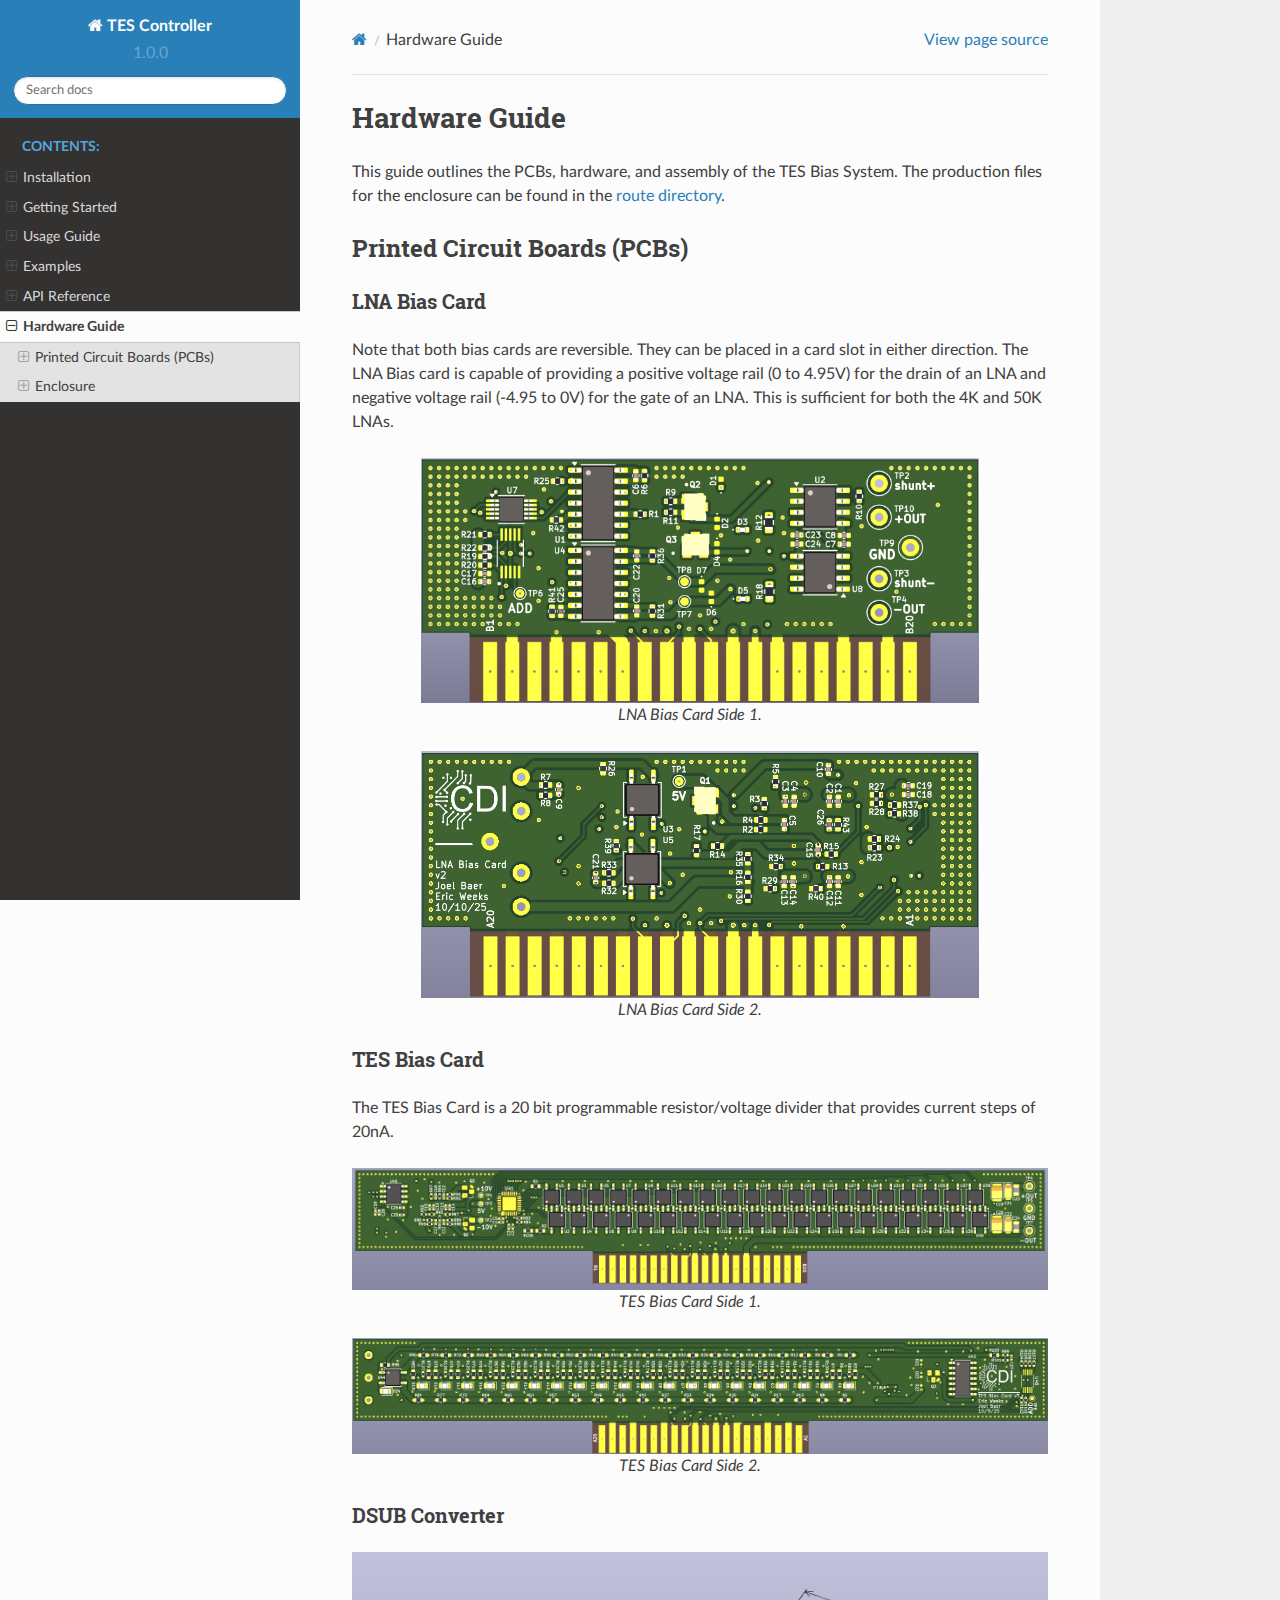
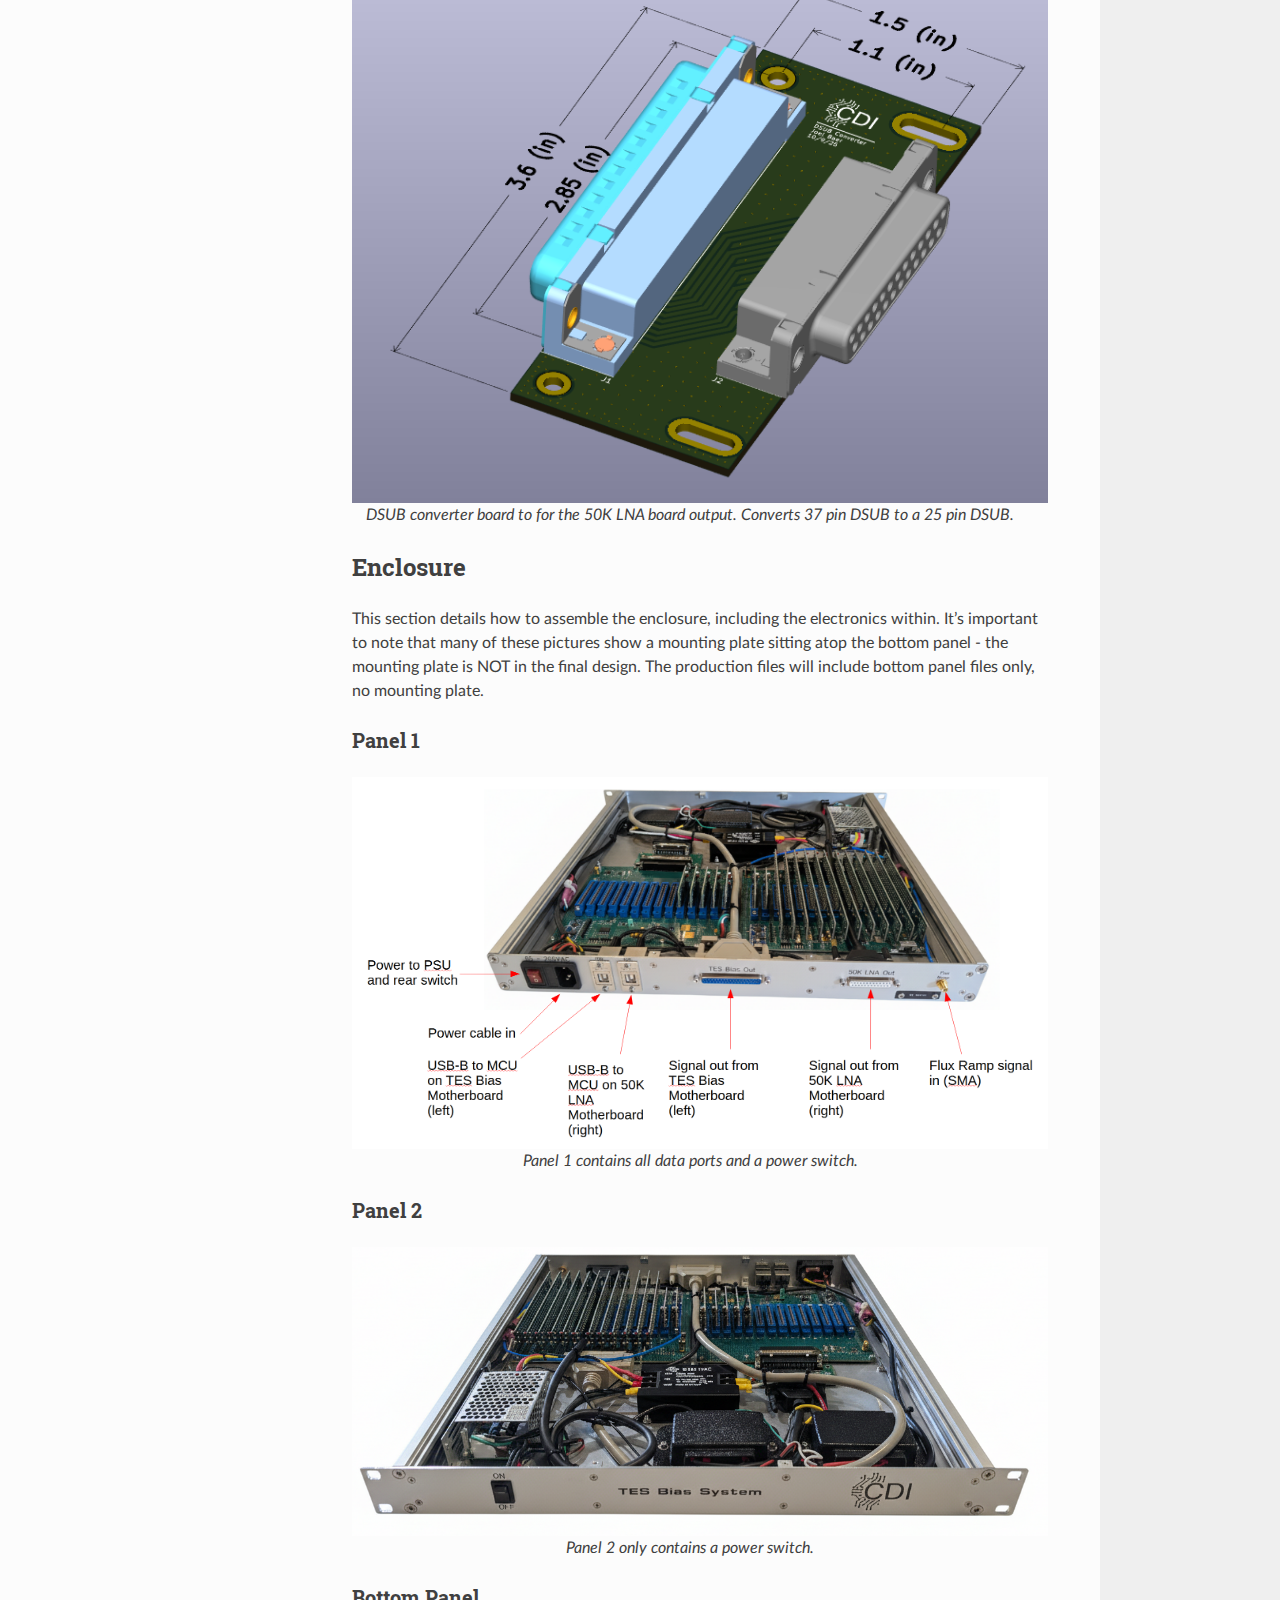
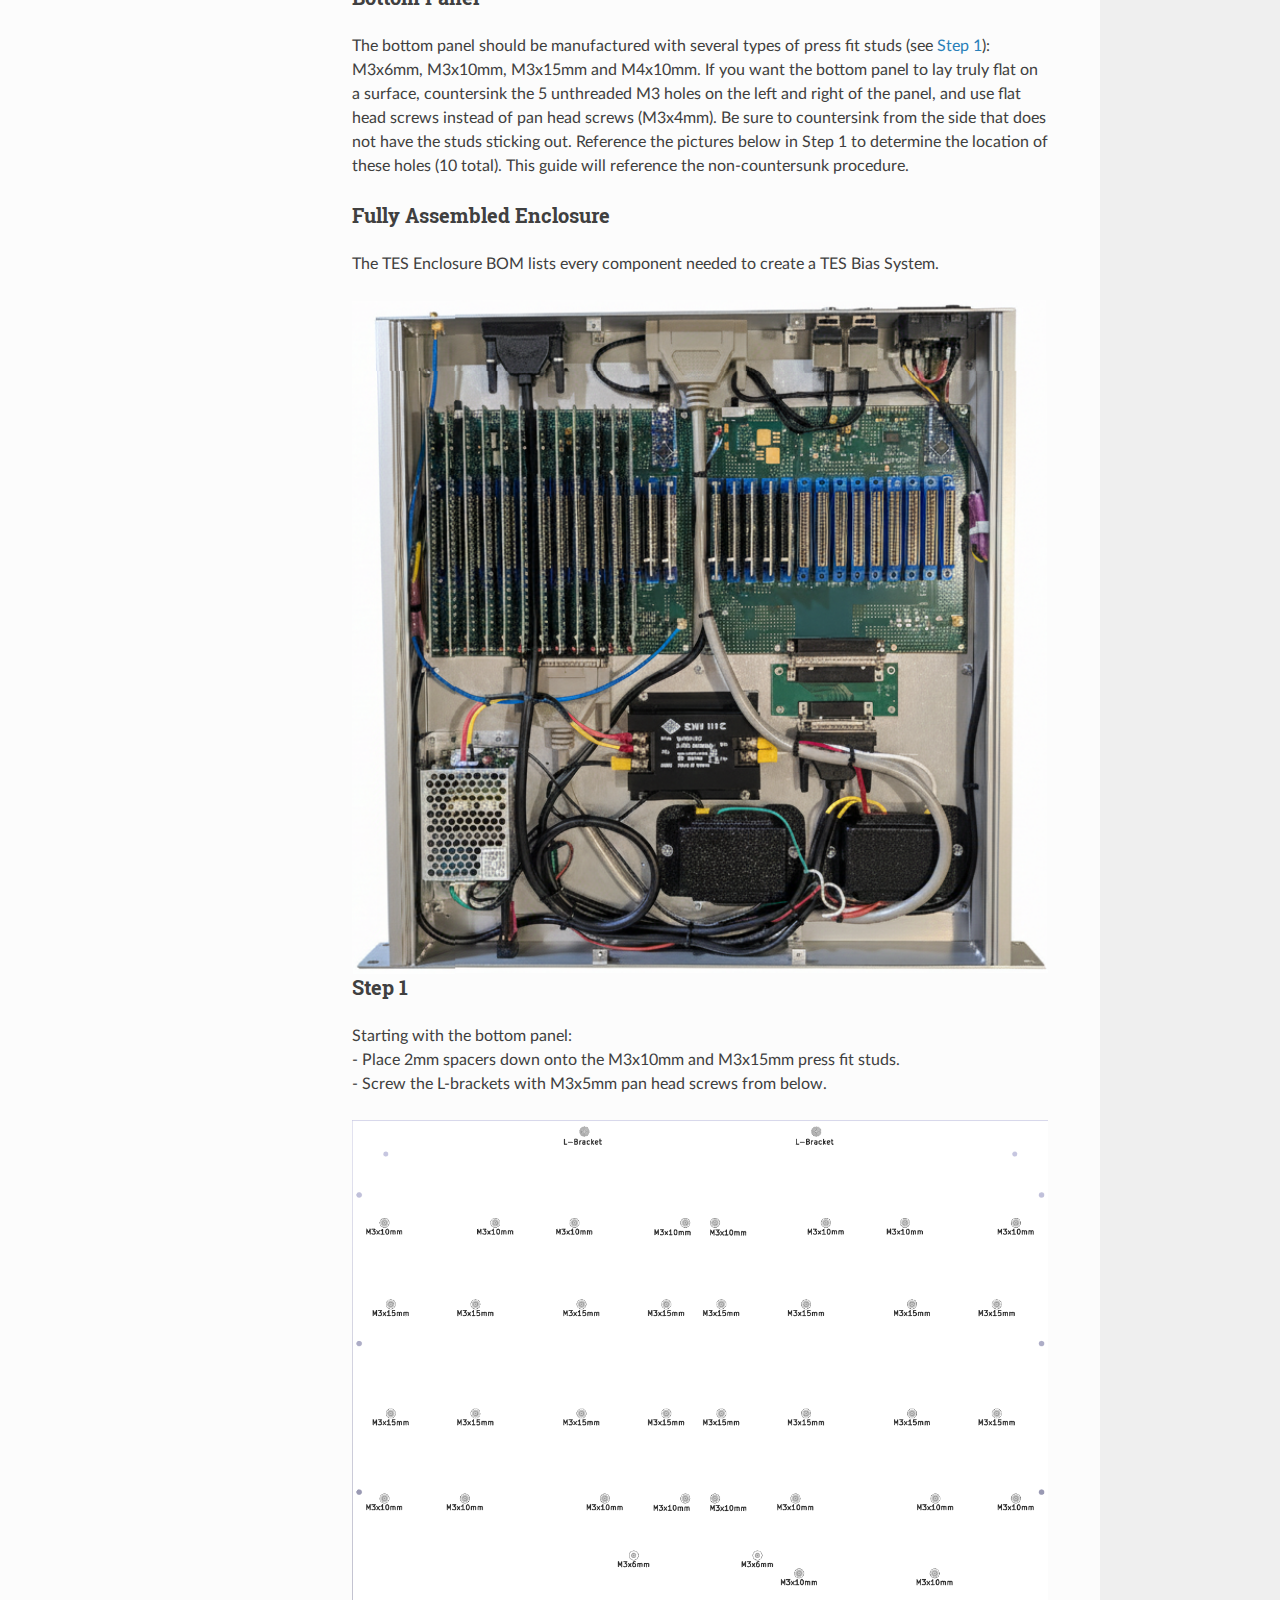
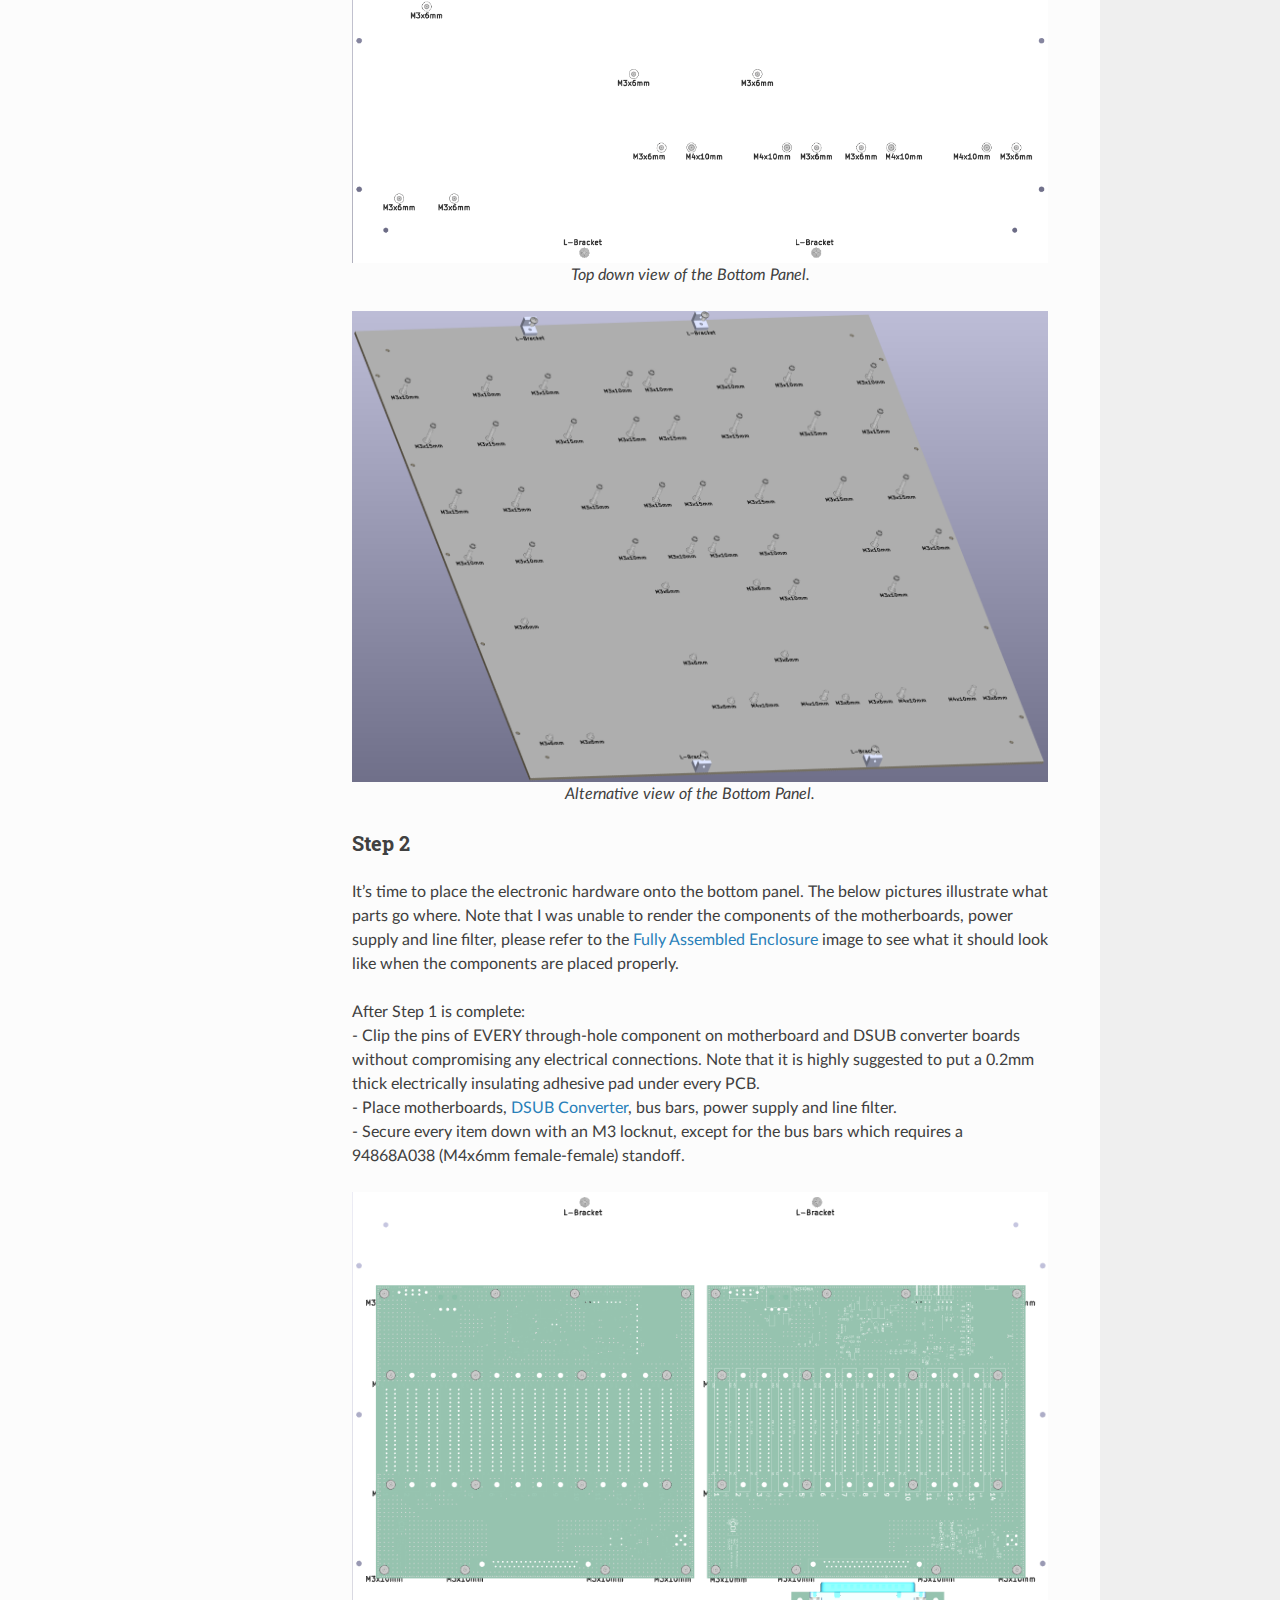
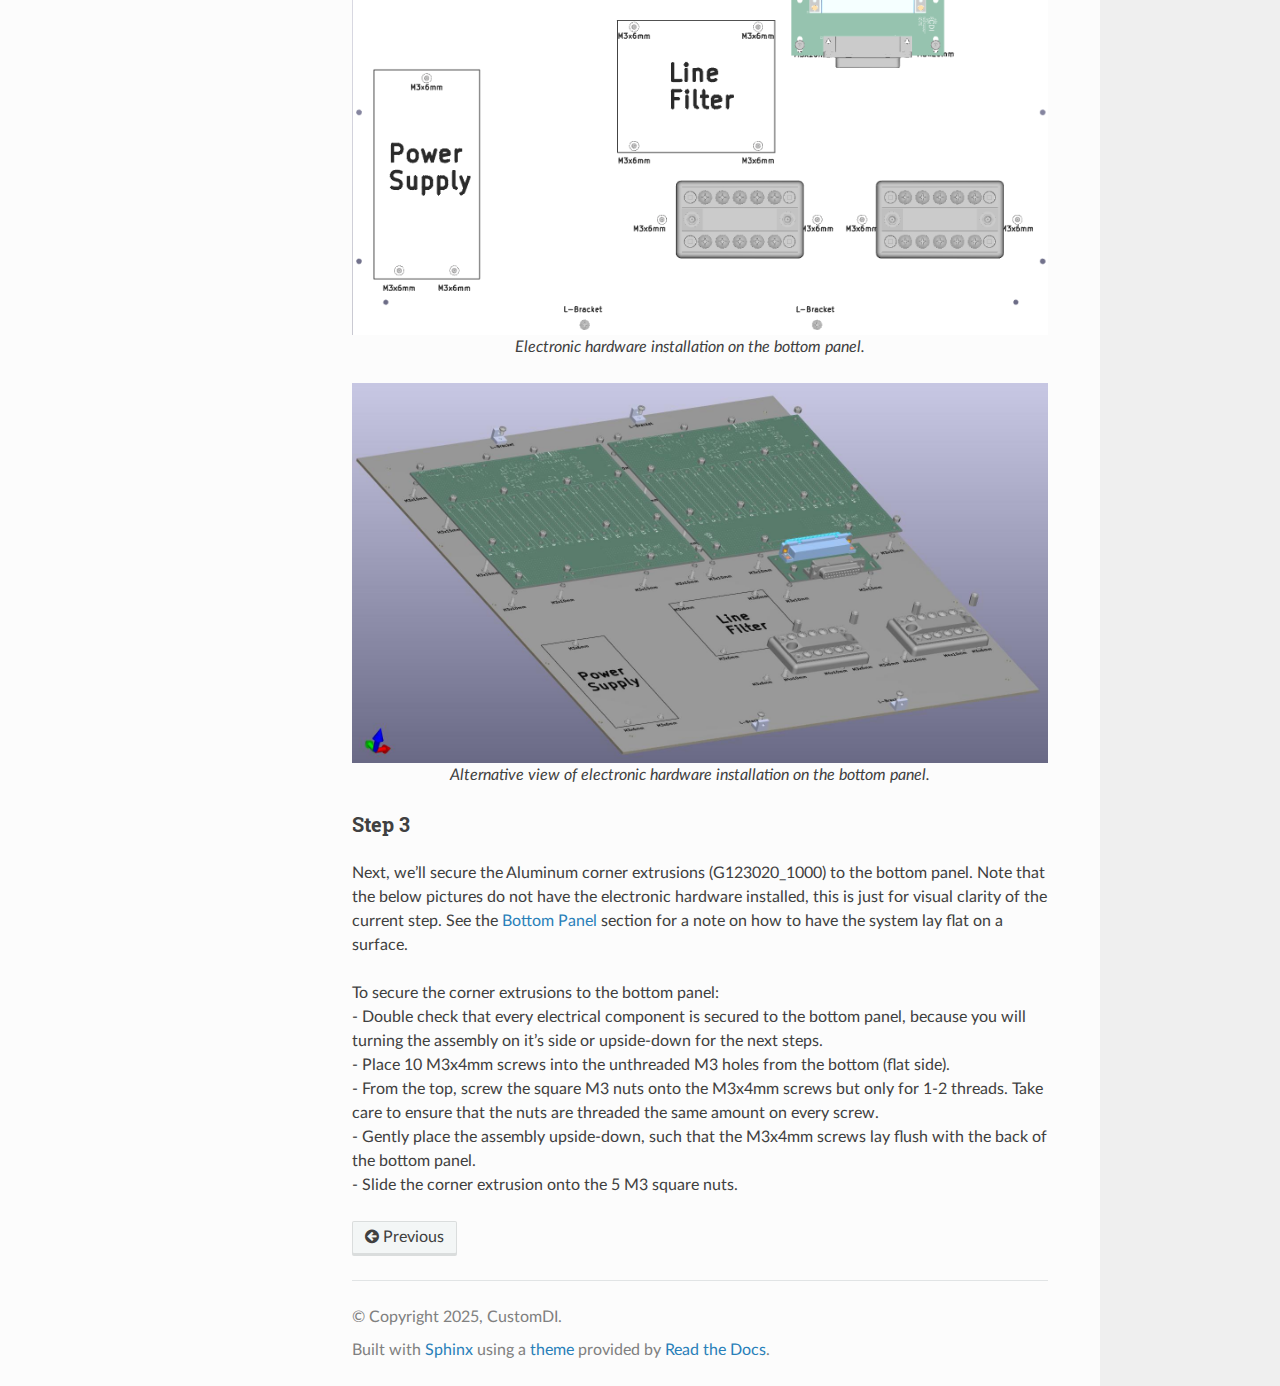
<file: docs/html/hardware-guide.html>
<!DOCTYPE html>
<html class="writer-html5" lang="en" data-content_root="./">
<head>
  <meta charset="utf-8" /><meta name="viewport" content="width=device-width, initial-scale=1" />

  <meta name="viewport" content="width=device-width, initial-scale=1.0" />
  <title>Hardware Guide &mdash; TES Controller 1.0.0 documentation</title>
      <link rel="stylesheet" type="text/css" href="_static/pygments.css?v=b86133f3" />
      <link rel="stylesheet" type="text/css" href="_static/css/theme.css?v=19f00094" />

  
  <!--[if lt IE 9]>
    <script src="_static/js/html5shiv.min.js"></script>
  <![endif]-->
  
        <script src="_static/jquery.js?v=5d32c60e"></script>
        <script src="_static/_sphinx_javascript_frameworks_compat.js?v=2cd50e6c"></script>
        <script src="_static/documentation_options.js?v=8d563738"></script>
        <script src="_static/doctools.js?v=9a2dae69"></script>
        <script src="_static/sphinx_highlight.js?v=dc90522c"></script>
    <script src="_static/js/theme.js"></script>
    <link rel="index" title="Index" href="genindex.html" />
    <link rel="search" title="Search" href="search.html" />
    <link rel="prev" title="API Reference" href="api.html" /> 
</head>

<body class="wy-body-for-nav"> 
  <div class="wy-grid-for-nav">
    <nav data-toggle="wy-nav-shift" class="wy-nav-side">
      <div class="wy-side-scroll">
        <div class="wy-side-nav-search" >

          
          
          <a href="index.html" class="icon icon-home">
            TES Controller
          </a>
              <div class="version">
                1.0.0
              </div>
<div role="search">
  <form id="rtd-search-form" class="wy-form" action="search.html" method="get">
    <input type="text" name="q" placeholder="Search docs" aria-label="Search docs" />
    <input type="hidden" name="check_keywords" value="yes" />
    <input type="hidden" name="area" value="default" />
  </form>
</div>
        </div><div class="wy-menu wy-menu-vertical" data-spy="affix" role="navigation" aria-label="Navigation menu">
              <p class="caption" role="heading"><span class="caption-text">Contents:</span></p>
<ul class="current">
<li class="toctree-l1"><a class="reference internal" href="installation.html">Installation</a><ul>
<li class="toctree-l2"><a class="reference internal" href="installation.html#requirements">Requirements</a></li>
<li class="toctree-l2"><a class="reference internal" href="installation.html#install-from-source">Install from Source</a></li>
<li class="toctree-l2"><a class="reference internal" href="installation.html#configuration">Configuration</a></li>
<li class="toctree-l2"><a class="reference internal" href="installation.html#serial-port-notes">Serial Port Notes</a><ul>
<li class="toctree-l3"><a class="reference internal" href="installation.html#macos">macOS</a></li>
<li class="toctree-l3"><a class="reference internal" href="installation.html#linux">Linux</a></li>
<li class="toctree-l3"><a class="reference internal" href="installation.html#windows">Windows</a></li>
</ul>
</li>
<li class="toctree-l2"><a class="reference internal" href="installation.html#verifying-installation">Verifying Installation</a></li>
</ul>
</li>
<li class="toctree-l1"><a class="reference internal" href="getting-started.html">Getting Started</a><ul>
<li class="toctree-l2"><a class="reference internal" href="getting-started.html#creating-a-controller">Creating a Controller</a><ul>
<li class="toctree-l3"><a class="reference internal" href="getting-started.html#from-a-configuration-file">From a configuration file</a></li>
<li class="toctree-l3"><a class="reference internal" href="getting-started.html#direct-instantiation">Direct instantiation</a></li>
</ul>
</li>
<li class="toctree-l2"><a class="reference internal" href="getting-started.html#using-context-managers">Using Context Managers</a></li>
<li class="toctree-l2"><a class="reference internal" href="getting-started.html#channel-selection-patterns">Channel Selection Patterns</a><ul>
<li class="toctree-l3"><a class="reference internal" href="getting-started.html#single-channel">Single channel</a></li>
<li class="toctree-l3"><a class="reference internal" href="getting-started.html#multiple-specific-channels">Multiple specific channels</a></li>
<li class="toctree-l3"><a class="reference internal" href="getting-started.html#all-channels">All channels</a></li>
<li class="toctree-l3"><a class="reference internal" href="getting-started.html#per-channel-values">Per-channel values</a></li>
</ul>
</li>
<li class="toctree-l2"><a class="reference internal" href="getting-started.html#tes-operations">TES Operations</a><ul>
<li class="toctree-l3"><a class="reference internal" href="getting-started.html#getters">Getters</a></li>
<li class="toctree-l3"><a class="reference internal" href="getting-started.html#setters">Setters</a></li>
<li class="toctree-l3"><a class="reference internal" href="getting-started.html#enable-disable">Enable/Disable</a></li>
</ul>
</li>
<li class="toctree-l2"><a class="reference internal" href="getting-started.html#lna-operations">LNA Operations</a><ul>
<li class="toctree-l3"><a class="reference internal" href="getting-started.html#target-selection">Target selection</a></li>
<li class="toctree-l3"><a class="reference internal" href="getting-started.html#setting-dac-values">Setting DAC values</a></li>
<li class="toctree-l3"><a class="reference internal" href="getting-started.html#convenience-setters">Convenience setters</a></li>
</ul>
</li>
<li class="toctree-l2"><a class="reference internal" href="getting-started.html#dac-operations">DAC Operations</a></li>
<li class="toctree-l2"><a class="reference internal" href="getting-started.html#error-handling">Error Handling</a></li>
<li class="toctree-l2"><a class="reference internal" href="getting-started.html#direct-controller-access">Direct Controller Access</a></li>
<li class="toctree-l2"><a class="reference internal" href="getting-started.html#return-types">Return Types</a></li>
<li class="toctree-l2"><a class="reference internal" href="getting-started.html#next-steps">Next Steps</a></li>
</ul>
</li>
<li class="toctree-l1"><a class="reference internal" href="usage.html">Usage Guide</a><ul>
<li class="toctree-l2"><a class="reference internal" href="usage.html#installation">Installation</a></li>
<li class="toctree-l2"><a class="reference internal" href="usage.html#quick-start">Quick Start</a></li>
<li class="toctree-l2"><a class="reference internal" href="usage.html#configuration-file">Configuration File</a></li>
<li class="toctree-l2"><a class="reference internal" href="usage.html#channel-selection-patterns">Channel Selection Patterns</a></li>
<li class="toctree-l2"><a class="reference internal" href="usage.html#frequently-used-helpers">Frequently Used Helpers</a><ul>
<li class="toctree-l3"><a class="reference internal" href="usage.html#tes-control">TES control</a></li>
<li class="toctree-l3"><a class="reference internal" href="usage.html#lna-control">LNA control</a></li>
<li class="toctree-l3"><a class="reference internal" href="usage.html#global-dac">Global DAC</a></li>
</ul>
</li>
</ul>
</li>
<li class="toctree-l1"><a class="reference internal" href="examples.html">Examples</a><ul>
<li class="toctree-l2"><a class="reference internal" href="examples.html#basic-example">Basic Example</a></li>
<li class="toctree-l2"><a class="reference internal" href="examples.html#multi-channel-operations">Multi-Channel Operations</a></li>
<li class="toctree-l2"><a class="reference internal" href="examples.html#current-sweep">Current Sweep</a></li>
<li class="toctree-l2"><a class="reference internal" href="examples.html#batch-configuration">Batch Configuration</a></li>
<li class="toctree-l2"><a class="reference internal" href="examples.html#lna-configuration">LNA Configuration</a></li>
<li class="toctree-l2"><a class="reference internal" href="examples.html#flux-ramp-dac">Flux Ramp DAC</a></li>
<li class="toctree-l2"><a class="reference internal" href="examples.html#data-acquisition">Data Acquisition</a></li>
<li class="toctree-l2"><a class="reference internal" href="examples.html#robust-error-handling">Robust Error Handling</a></li>
<li class="toctree-l2"><a class="reference internal" href="examples.html#complete-workflow-script">Complete Workflow Script</a></li>
</ul>
</li>
<li class="toctree-l1"><a class="reference internal" href="api.html">API Reference</a><ul>
<li class="toctree-l2"><a class="reference internal" href="api.html#top-level-package">Top-level Package</a></li>
<li class="toctree-l2"><a class="reference internal" href="api.html#device-controller">Device Controller</a></li>
<li class="toctree-l2"><a class="reference internal" href="api.html#drivers">Drivers</a></li>
<li class="toctree-l2"><a class="reference internal" href="api.html#serial-client">Serial Client</a></li>
</ul>
</li>
<li class="toctree-l1 current"><a class="current reference internal" href="#">Hardware Guide</a><ul>
<li class="toctree-l2"><a class="reference internal" href="#printed-circuit-boards-pcbs">Printed Circuit Boards (PCBs)</a><ul>
<li class="toctree-l3"><a class="reference internal" href="#lna-bias-card">LNA Bias Card</a></li>
<li class="toctree-l3"><a class="reference internal" href="#tes-bias-card">TES Bias Card</a></li>
<li class="toctree-l3"><a class="reference internal" href="#dsub-converter">DSUB Converter</a></li>
</ul>
</li>
<li class="toctree-l2"><a class="reference internal" href="#enclosure">Enclosure</a><ul>
<li class="toctree-l3"><a class="reference internal" href="#panel-1">Panel 1</a></li>
<li class="toctree-l3"><a class="reference internal" href="#panel-2">Panel 2</a></li>
<li class="toctree-l3"><a class="reference internal" href="#bottom-panel">Bottom Panel</a></li>
<li class="toctree-l3"><a class="reference internal" href="#fully-assembled-enclosure">Fully Assembled Enclosure</a></li>
<li class="toctree-l3"><a class="reference internal" href="#step-1">Step 1</a></li>
<li class="toctree-l3"><a class="reference internal" href="#step-2">Step 2</a></li>
<li class="toctree-l3"><a class="reference internal" href="#step-3">Step 3</a></li>
</ul>
</li>
</ul>
</li>
</ul>

        </div>
      </div>
    </nav>

    <section data-toggle="wy-nav-shift" class="wy-nav-content-wrap"><nav class="wy-nav-top" aria-label="Mobile navigation menu" >
          <i data-toggle="wy-nav-top" class="fa fa-bars"></i>
          <a href="index.html">TES Controller</a>
      </nav>

      <div class="wy-nav-content">
        <div class="rst-content">
          <div role="navigation" aria-label="Page navigation">
  <ul class="wy-breadcrumbs">
      <li><a href="index.html" class="icon icon-home" aria-label="Home"></a></li>
      <li class="breadcrumb-item active">Hardware Guide</li>
      <li class="wy-breadcrumbs-aside">
            <a href="_sources/hardware-guide.rst.txt" rel="nofollow"> View page source</a>
      </li>
  </ul>
  <hr/>
</div>
          <div role="main" class="document" itemscope="itemscope" itemtype="http://schema.org/Article">
           <div itemprop="articleBody">
             
  <section id="hardware-guide">
<h1>Hardware Guide<a class="headerlink" href="#hardware-guide" title="Link to this heading"></a></h1>
<p>This guide outlines the PCBs, hardware, and assembly of the
TES Bias System. The production files for the enclosure can be
found in the <a class="reference external" href="https://github.com/CustomDI/TES_Controller">route directory</a>.</p>
<section id="printed-circuit-boards-pcbs">
<h2>Printed Circuit Boards (PCBs)<a class="headerlink" href="#printed-circuit-boards-pcbs" title="Link to this heading"></a></h2>
<section id="lna-bias-card">
<h3>LNA Bias Card<a class="headerlink" href="#lna-bias-card" title="Link to this heading"></a></h3>
<p>Note that both bias cards are reversible. They can be placed in a card slot in either direction.
The LNA Bias card is capable of providing a positive voltage rail (0 to 4.95V)
for the drain of an LNA and negative voltage rail (-4.95 to 0V) for the gate of an LNA.
This is sufficient for both the 4K and 50K LNAs.</p>
<figure class="align-center" id="id1">
<a class="reference internal image-reference" href="_images/LNA_Bias_Card_side_1.png"><img alt="A beautiful landscape with mountains and a lake" src="_images/LNA_Bias_Card_side_1.png" style="width: 80%;" /></a>
<figcaption>
<p><span class="caption-text">LNA Bias Card Side 1.</span><a class="headerlink" href="#id1" title="Link to this image"></a></p>
</figcaption>
</figure>
<figure class="align-center" id="id2">
<a class="reference internal image-reference" href="_images/LNA_Bias_Card_side_2.png"><img alt="A beautiful landscape with mountains and a lake" src="_images/LNA_Bias_Card_side_2.png" style="width: 80%;" /></a>
<figcaption>
<p><span class="caption-text">LNA Bias Card Side 2.</span><a class="headerlink" href="#id2" title="Link to this image"></a></p>
</figcaption>
</figure>
</section>
<section id="tes-bias-card">
<h3>TES Bias Card<a class="headerlink" href="#tes-bias-card" title="Link to this heading"></a></h3>
<p>The TES Bias Card is a 20 bit programmable resistor/voltage divider
that provides current steps of 20nA.</p>
<figure class="align-center" id="id3">
<a class="reference internal image-reference" href="_images/TES_Bias_Card_side_1.png"><img alt="A beautiful landscape with mountains and a lake" src="_images/TES_Bias_Card_side_1.png" style="width: 100%;" /></a>
<figcaption>
<p><span class="caption-text">TES Bias Card Side 1.</span><a class="headerlink" href="#id3" title="Link to this image"></a></p>
</figcaption>
</figure>
<figure class="align-center" id="id4">
<a class="reference internal image-reference" href="_images/TES_Bias_Card_side_2.png"><img alt="A beautiful landscape with mountains and a lake" src="_images/TES_Bias_Card_side_2.png" style="width: 100%;" /></a>
<figcaption>
<p><span class="caption-text">TES Bias Card Side 2.</span><a class="headerlink" href="#id4" title="Link to this image"></a></p>
</figcaption>
</figure>
</section>
<section id="dsub-converter">
<h3>DSUB Converter<a class="headerlink" href="#dsub-converter" title="Link to this heading"></a></h3>
<figure class="align-center" id="id5">
<a class="reference internal image-reference" href="_images/dsub_converter.png"><img alt="A beautiful landscape with mountains and a lake" src="_images/dsub_converter.png" style="width: 100%;" /></a>
<figcaption>
<p><span class="caption-text">DSUB converter board to for the 50K LNA board output. Converts 37 pin DSUB to a 25 pin DSUB.</span><a class="headerlink" href="#id5" title="Link to this image"></a></p>
</figcaption>
</figure>
</section>
</section>
<section id="enclosure">
<h2>Enclosure<a class="headerlink" href="#enclosure" title="Link to this heading"></a></h2>
<p>This section details how to assemble the enclosure, including the electronics within.
It’s important to note that many of these pictures show a mounting plate sitting atop the
bottom panel - the mounting plate is NOT in the final design. The
production files will include bottom panel files only, no mounting plate.</p>
<section id="panel-1">
<h3>Panel 1<a class="headerlink" href="#panel-1" title="Link to this heading"></a></h3>
<figure class="align-center" id="id6">
<a class="reference internal image-reference" href="_images/panel_1.png"><img alt="A beautiful landscape with mountains and a lake" src="_images/panel_1.png" style="width: 100%;" /></a>
<figcaption>
<p><span class="caption-text">Panel 1 contains all data ports and a power switch.</span><a class="headerlink" href="#id6" title="Link to this image"></a></p>
</figcaption>
</figure>
</section>
<section id="panel-2">
<h3>Panel 2<a class="headerlink" href="#panel-2" title="Link to this heading"></a></h3>
<figure class="align-center" id="id7">
<a class="reference internal image-reference" href="_images/panel_2.png"><img alt="A beautiful landscape with mountains and a lake" src="_images/panel_2.png" style="width: 100%;" /></a>
<figcaption>
<p><span class="caption-text">Panel 2 only contains a power switch.</span><a class="headerlink" href="#id7" title="Link to this image"></a></p>
</figcaption>
</figure>
</section>
<section id="bottom-panel">
<h3>Bottom Panel<a class="headerlink" href="#bottom-panel" title="Link to this heading"></a></h3>
<p>The bottom panel should be manufactured with several types of press fit studs
(see <a class="reference internal" href="#step-1">Step 1</a>):
M3x6mm, M3x10mm, M3x15mm and M4x10mm. If you want the bottom panel to lay truly flat
on a surface, countersink the 5 unthreaded M3 holes on the left and right of the panel,
and use flat head screws instead of pan head screws (M3x4mm). Be sure to countersink from
the side that does not have the studs sticking out. Reference the pictures below in Step 1
to determine the location of these holes (10 total). This guide will reference
the non-countersunk procedure.</p>
</section>
<section id="fully-assembled-enclosure">
<h3>Fully Assembled Enclosure<a class="headerlink" href="#fully-assembled-enclosure" title="Link to this heading"></a></h3>
<p>The TES Enclosure BOM lists every component needed to create a TES Bias System.</p>
<figure class="align-center">
<a class="reference internal image-reference" href="_images/system_top_down.png"><img alt="A beautiful landscape with mountains and a lake" src="_images/system_top_down.png" style="width: 100%;" /></a>
</figure>
</section>
<section id="step-1">
<h3>Step 1<a class="headerlink" href="#step-1" title="Link to this heading"></a></h3>
<div class="line-block">
<div class="line">Starting with the bottom panel:</div>
<div class="line">- Place 2mm spacers down onto the M3x10mm and M3x15mm press fit studs.</div>
<div class="line">- Screw the L-brackets with M3x5mm pan head screws from below.</div>
</div>
<figure class="align-center" id="id8">
<a class="reference internal image-reference" href="_images/step_1.png"><img alt="A beautiful landscape with mountains and a lake" src="_images/step_1.png" style="width: 100%;" /></a>
<figcaption>
<p><span class="caption-text">Top down view of the Bottom Panel.</span><a class="headerlink" href="#id8" title="Link to this image"></a></p>
</figcaption>
</figure>
<figure class="align-center" id="id9">
<a class="reference internal image-reference" href="_images/step_1(1).png"><img alt="A beautiful landscape with mountains and a lake" src="_images/step_1%281%29.png" style="width: 100%;" /></a>
<figcaption>
<p><span class="caption-text">Alternative view of the Bottom Panel.</span><a class="headerlink" href="#id9" title="Link to this image"></a></p>
</figcaption>
</figure>
</section>
<section id="step-2">
<h3>Step 2<a class="headerlink" href="#step-2" title="Link to this heading"></a></h3>
<p>It’s time to place the electronic hardware onto the bottom panel.
The below pictures illustrate what parts go where. Note that I was
unable to render the components of the motherboards, power supply and
line filter, please refer to the <a class="reference internal" href="#fully-assembled-enclosure">Fully Assembled Enclosure</a>
image to see what it should look like when the components are placed
properly.</p>
<div class="line-block">
<div class="line">After Step 1 is complete:</div>
<div class="line">- Clip the pins of EVERY through-hole component on motherboard and DSUB converter boards without compromising any electrical connections. Note that it is highly suggested to put a 0.2mm thick electrically insulating adhesive pad under every PCB.</div>
<div class="line">- Place motherboards, <a class="reference internal" href="#dsub-converter">DSUB Converter</a>, bus bars, power supply and line filter.</div>
<div class="line">- Secure every item down with an M3 locknut, except for the bus bars which requires a 94868A038 (M4x6mm female-female) standoff.</div>
</div>
<figure class="align-center" id="id10">
<a class="reference internal image-reference" href="_images/step_2.png"><img alt="A beautiful landscape with mountains and a lake" src="_images/step_2.png" style="width: 100%;" /></a>
<figcaption>
<p><span class="caption-text">Electronic hardware installation on the bottom panel.</span><a class="headerlink" href="#id10" title="Link to this image"></a></p>
</figcaption>
</figure>
<figure class="align-center" id="id11">
<a class="reference internal image-reference" href="_images/step_2(2).png"><img alt="A beautiful landscape with mountains and a lake" src="_images/step_2%282%29.png" style="width: 100%;" /></a>
<figcaption>
<p><span class="caption-text">Alternative view of electronic hardware installation on the bottom panel.</span><a class="headerlink" href="#id11" title="Link to this image"></a></p>
</figcaption>
</figure>
</section>
<section id="step-3">
<h3>Step 3<a class="headerlink" href="#step-3" title="Link to this heading"></a></h3>
<p>Next, we’ll secure the Aluminum corner extrusions (G123020_1000)
to the bottom panel. Note that the below pictures do not have the
electronic hardware installed, this is just for visual clarity of
the current step. See the <a class="reference internal" href="#bottom-panel">Bottom Panel</a> section for a note on how
to have the system lay flat on a surface.</p>
<div class="line-block">
<div class="line">To secure the corner extrusions to the bottom panel:</div>
<div class="line">- Double check that every electrical component is secured to the bottom panel, because you will turning the assembly on it’s side or upside-down for the next steps.</div>
<div class="line">- Place 10 M3x4mm screws into the unthreaded M3 holes from the bottom (flat side).</div>
<div class="line">- From the top, screw the square M3 nuts onto the M3x4mm screws but only for 1-2 threads. Take care to ensure that the nuts are threaded the same amount on every screw.</div>
<div class="line">- Gently place the assembly upside-down, such that the M3x4mm screws lay flush with the back of the bottom panel.</div>
<div class="line">- Slide the corner extrusion onto the 5 M3 square nuts.</div>
</div>
</section>
</section>
</section>


           </div>
          </div>
          <footer><div class="rst-footer-buttons" role="navigation" aria-label="Footer">
        <a href="api.html" class="btn btn-neutral float-left" title="API Reference" accesskey="p" rel="prev"><span class="fa fa-arrow-circle-left" aria-hidden="true"></span> Previous</a>
    </div>

  <hr/>

  <div role="contentinfo">
    <p>&#169; Copyright 2025, CustomDI.</p>
  </div>

  Built with <a href="https://www.sphinx-doc.org/">Sphinx</a> using a
    <a href="https://github.com/readthedocs/sphinx_rtd_theme">theme</a>
    provided by <a href="https://readthedocs.org">Read the Docs</a>.
   

</footer>
        </div>
      </div>
    </section>
  </div>
  <script>
      jQuery(function () {
          SphinxRtdTheme.Navigation.enable(true);
      });
  </script> 

</body>
</html>
</file>
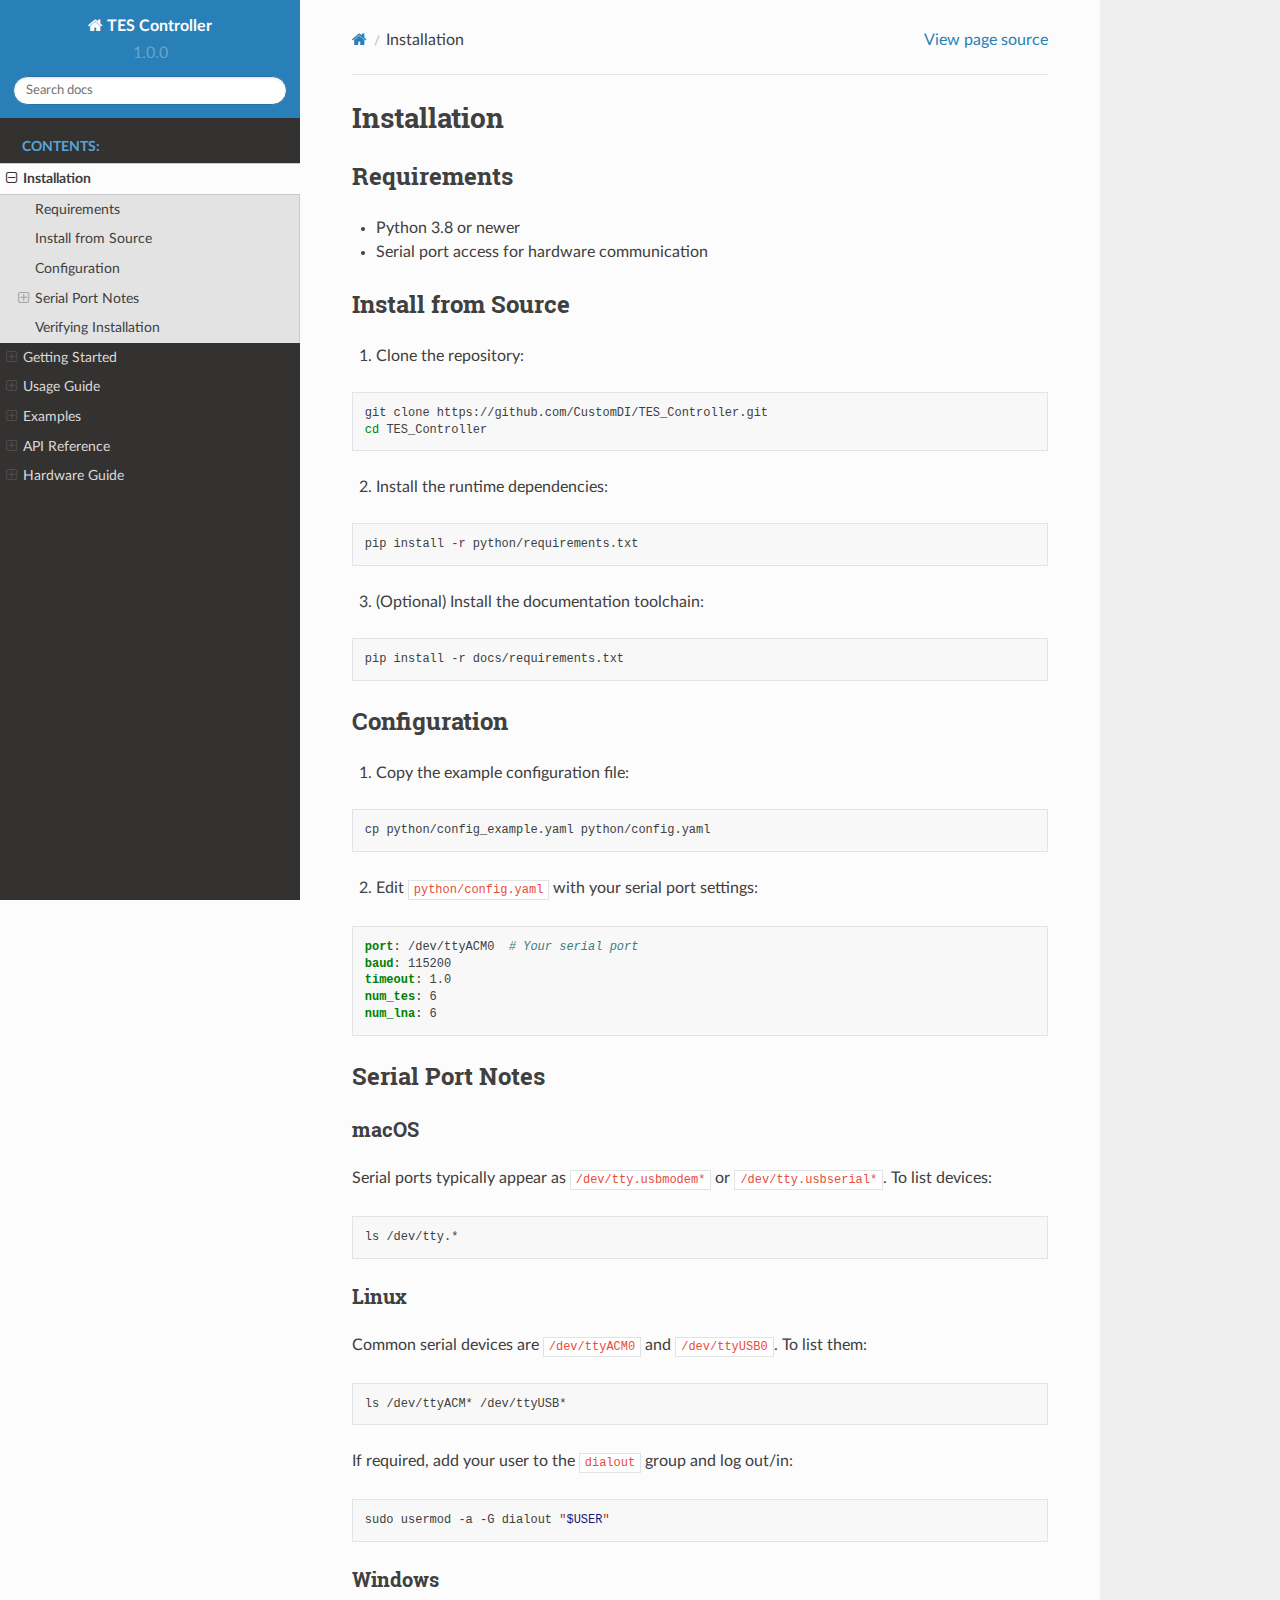
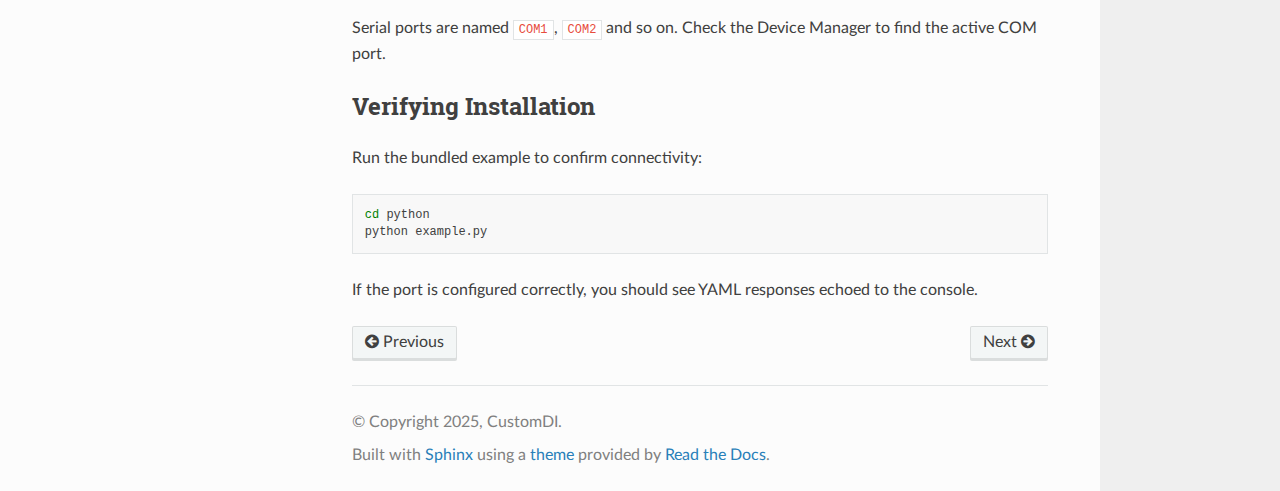
<file: docs/html/installation.html>
<!DOCTYPE html>
<html class="writer-html5" lang="en" data-content_root="./">
<head>
  <meta charset="utf-8" /><meta name="viewport" content="width=device-width, initial-scale=1" />

  <meta name="viewport" content="width=device-width, initial-scale=1.0" />
  <title>Installation &mdash; TES Controller 1.0.0 documentation</title>
      <link rel="stylesheet" type="text/css" href="_static/pygments.css?v=b86133f3" />
      <link rel="stylesheet" type="text/css" href="_static/css/theme.css?v=19f00094" />

  
  <!--[if lt IE 9]>
    <script src="_static/js/html5shiv.min.js"></script>
  <![endif]-->
  
        <script src="_static/jquery.js?v=5d32c60e"></script>
        <script src="_static/_sphinx_javascript_frameworks_compat.js?v=2cd50e6c"></script>
        <script src="_static/documentation_options.js?v=8d563738"></script>
        <script src="_static/doctools.js?v=9a2dae69"></script>
        <script src="_static/sphinx_highlight.js?v=dc90522c"></script>
    <script src="_static/js/theme.js"></script>
    <link rel="index" title="Index" href="genindex.html" />
    <link rel="search" title="Search" href="search.html" />
    <link rel="next" title="Getting Started" href="getting-started.html" />
    <link rel="prev" title="TES Controller Documentation" href="index.html" /> 
</head>

<body class="wy-body-for-nav"> 
  <div class="wy-grid-for-nav">
    <nav data-toggle="wy-nav-shift" class="wy-nav-side">
      <div class="wy-side-scroll">
        <div class="wy-side-nav-search" >

          
          
          <a href="index.html" class="icon icon-home">
            TES Controller
          </a>
              <div class="version">
                1.0.0
              </div>
<div role="search">
  <form id="rtd-search-form" class="wy-form" action="search.html" method="get">
    <input type="text" name="q" placeholder="Search docs" aria-label="Search docs" />
    <input type="hidden" name="check_keywords" value="yes" />
    <input type="hidden" name="area" value="default" />
  </form>
</div>
        </div><div class="wy-menu wy-menu-vertical" data-spy="affix" role="navigation" aria-label="Navigation menu">
              <p class="caption" role="heading"><span class="caption-text">Contents:</span></p>
<ul class="current">
<li class="toctree-l1 current"><a class="current reference internal" href="#">Installation</a><ul>
<li class="toctree-l2"><a class="reference internal" href="#requirements">Requirements</a></li>
<li class="toctree-l2"><a class="reference internal" href="#install-from-source">Install from Source</a></li>
<li class="toctree-l2"><a class="reference internal" href="#configuration">Configuration</a></li>
<li class="toctree-l2"><a class="reference internal" href="#serial-port-notes">Serial Port Notes</a><ul>
<li class="toctree-l3"><a class="reference internal" href="#macos">macOS</a></li>
<li class="toctree-l3"><a class="reference internal" href="#linux">Linux</a></li>
<li class="toctree-l3"><a class="reference internal" href="#windows">Windows</a></li>
</ul>
</li>
<li class="toctree-l2"><a class="reference internal" href="#verifying-installation">Verifying Installation</a></li>
</ul>
</li>
<li class="toctree-l1"><a class="reference internal" href="getting-started.html">Getting Started</a><ul>
<li class="toctree-l2"><a class="reference internal" href="getting-started.html#creating-a-controller">Creating a Controller</a><ul>
<li class="toctree-l3"><a class="reference internal" href="getting-started.html#from-a-configuration-file">From a configuration file</a></li>
<li class="toctree-l3"><a class="reference internal" href="getting-started.html#direct-instantiation">Direct instantiation</a></li>
</ul>
</li>
<li class="toctree-l2"><a class="reference internal" href="getting-started.html#using-context-managers">Using Context Managers</a></li>
<li class="toctree-l2"><a class="reference internal" href="getting-started.html#channel-selection-patterns">Channel Selection Patterns</a><ul>
<li class="toctree-l3"><a class="reference internal" href="getting-started.html#single-channel">Single channel</a></li>
<li class="toctree-l3"><a class="reference internal" href="getting-started.html#multiple-specific-channels">Multiple specific channels</a></li>
<li class="toctree-l3"><a class="reference internal" href="getting-started.html#all-channels">All channels</a></li>
<li class="toctree-l3"><a class="reference internal" href="getting-started.html#per-channel-values">Per-channel values</a></li>
</ul>
</li>
<li class="toctree-l2"><a class="reference internal" href="getting-started.html#tes-operations">TES Operations</a><ul>
<li class="toctree-l3"><a class="reference internal" href="getting-started.html#getters">Getters</a></li>
<li class="toctree-l3"><a class="reference internal" href="getting-started.html#setters">Setters</a></li>
<li class="toctree-l3"><a class="reference internal" href="getting-started.html#enable-disable">Enable/Disable</a></li>
</ul>
</li>
<li class="toctree-l2"><a class="reference internal" href="getting-started.html#lna-operations">LNA Operations</a><ul>
<li class="toctree-l3"><a class="reference internal" href="getting-started.html#target-selection">Target selection</a></li>
<li class="toctree-l3"><a class="reference internal" href="getting-started.html#setting-dac-values">Setting DAC values</a></li>
<li class="toctree-l3"><a class="reference internal" href="getting-started.html#convenience-setters">Convenience setters</a></li>
</ul>
</li>
<li class="toctree-l2"><a class="reference internal" href="getting-started.html#dac-operations">DAC Operations</a></li>
<li class="toctree-l2"><a class="reference internal" href="getting-started.html#error-handling">Error Handling</a></li>
<li class="toctree-l2"><a class="reference internal" href="getting-started.html#direct-controller-access">Direct Controller Access</a></li>
<li class="toctree-l2"><a class="reference internal" href="getting-started.html#return-types">Return Types</a></li>
<li class="toctree-l2"><a class="reference internal" href="getting-started.html#next-steps">Next Steps</a></li>
</ul>
</li>
<li class="toctree-l1"><a class="reference internal" href="usage.html">Usage Guide</a><ul>
<li class="toctree-l2"><a class="reference internal" href="usage.html#installation">Installation</a></li>
<li class="toctree-l2"><a class="reference internal" href="usage.html#quick-start">Quick Start</a></li>
<li class="toctree-l2"><a class="reference internal" href="usage.html#configuration-file">Configuration File</a></li>
<li class="toctree-l2"><a class="reference internal" href="usage.html#channel-selection-patterns">Channel Selection Patterns</a></li>
<li class="toctree-l2"><a class="reference internal" href="usage.html#frequently-used-helpers">Frequently Used Helpers</a><ul>
<li class="toctree-l3"><a class="reference internal" href="usage.html#tes-control">TES control</a></li>
<li class="toctree-l3"><a class="reference internal" href="usage.html#lna-control">LNA control</a></li>
<li class="toctree-l3"><a class="reference internal" href="usage.html#global-dac">Global DAC</a></li>
</ul>
</li>
</ul>
</li>
<li class="toctree-l1"><a class="reference internal" href="examples.html">Examples</a><ul>
<li class="toctree-l2"><a class="reference internal" href="examples.html#basic-example">Basic Example</a></li>
<li class="toctree-l2"><a class="reference internal" href="examples.html#multi-channel-operations">Multi-Channel Operations</a></li>
<li class="toctree-l2"><a class="reference internal" href="examples.html#current-sweep">Current Sweep</a></li>
<li class="toctree-l2"><a class="reference internal" href="examples.html#batch-configuration">Batch Configuration</a></li>
<li class="toctree-l2"><a class="reference internal" href="examples.html#lna-configuration">LNA Configuration</a></li>
<li class="toctree-l2"><a class="reference internal" href="examples.html#flux-ramp-dac">Flux Ramp DAC</a></li>
<li class="toctree-l2"><a class="reference internal" href="examples.html#data-acquisition">Data Acquisition</a></li>
<li class="toctree-l2"><a class="reference internal" href="examples.html#robust-error-handling">Robust Error Handling</a></li>
<li class="toctree-l2"><a class="reference internal" href="examples.html#complete-workflow-script">Complete Workflow Script</a></li>
</ul>
</li>
<li class="toctree-l1"><a class="reference internal" href="api.html">API Reference</a><ul>
<li class="toctree-l2"><a class="reference internal" href="api.html#top-level-package">Top-level Package</a></li>
<li class="toctree-l2"><a class="reference internal" href="api.html#device-controller">Device Controller</a></li>
<li class="toctree-l2"><a class="reference internal" href="api.html#drivers">Drivers</a></li>
<li class="toctree-l2"><a class="reference internal" href="api.html#serial-client">Serial Client</a></li>
</ul>
</li>
<li class="toctree-l1"><a class="reference internal" href="hardware-guide.html">Hardware Guide</a><ul>
<li class="toctree-l2"><a class="reference internal" href="hardware-guide.html#lna-bias-card">LNA Bias Card</a></li>
<li class="toctree-l2"><a class="reference internal" href="hardware-guide.html#tes-bias-card">TES Bias Card</a></li>
<li class="toctree-l2"><a class="reference internal" href="hardware-guide.html#dsub-converter">DSUB Converter</a></li>
<li class="toctree-l2"><a class="reference internal" href="hardware-guide.html#enclosure">Enclosure</a><ul>
<li class="toctree-l3"><a class="reference internal" href="hardware-guide.html#panel-1">Panel 1</a></li>
<li class="toctree-l3"><a class="reference internal" href="hardware-guide.html#panel-2">Panel 2</a></li>
<li class="toctree-l3"><a class="reference internal" href="hardware-guide.html#bottom-panel">Bottom Panel</a></li>
<li class="toctree-l3"><a class="reference internal" href="hardware-guide.html#fully-assembled-enclosure">Fully Assembled Enclosure</a></li>
<li class="toctree-l3"><a class="reference internal" href="hardware-guide.html#step-1">Step 1</a></li>
<li class="toctree-l3"><a class="reference internal" href="hardware-guide.html#step-2">Step 2</a></li>
<li class="toctree-l3"><a class="reference internal" href="hardware-guide.html#step-3">Step 3</a></li>
</ul>
</li>
</ul>
</li>
</ul>

        </div>
      </div>
    </nav>

    <section data-toggle="wy-nav-shift" class="wy-nav-content-wrap"><nav class="wy-nav-top" aria-label="Mobile navigation menu" >
          <i data-toggle="wy-nav-top" class="fa fa-bars"></i>
          <a href="index.html">TES Controller</a>
      </nav>

      <div class="wy-nav-content">
        <div class="rst-content">
          <div role="navigation" aria-label="Page navigation">
  <ul class="wy-breadcrumbs">
      <li><a href="index.html" class="icon icon-home" aria-label="Home"></a></li>
      <li class="breadcrumb-item active">Installation</li>
      <li class="wy-breadcrumbs-aside">
            <a href="_sources/installation.rst.txt" rel="nofollow"> View page source</a>
      </li>
  </ul>
  <hr/>
</div>
          <div role="main" class="document" itemscope="itemscope" itemtype="http://schema.org/Article">
           <div itemprop="articleBody">
             
  <section id="installation">
<h1>Installation<a class="headerlink" href="#installation" title="Link to this heading"></a></h1>
<section id="requirements">
<h2>Requirements<a class="headerlink" href="#requirements" title="Link to this heading"></a></h2>
<ul class="simple">
<li><p>Python 3.8 or newer</p></li>
<li><p>Serial port access for hardware communication</p></li>
</ul>
</section>
<section id="install-from-source">
<h2>Install from Source<a class="headerlink" href="#install-from-source" title="Link to this heading"></a></h2>
<ol class="arabic simple">
<li><p>Clone the repository:</p></li>
</ol>
<div class="highlight-bash notranslate"><div class="highlight"><pre><span></span>git<span class="w"> </span>clone<span class="w"> </span>https://github.com/CustomDI/TES_Controller.git
<span class="nb">cd</span><span class="w"> </span>TES_Controller
</pre></div>
</div>
<ol class="arabic simple" start="2">
<li><p>Install the runtime dependencies:</p></li>
</ol>
<div class="highlight-bash notranslate"><div class="highlight"><pre><span></span>pip<span class="w"> </span>install<span class="w"> </span>-r<span class="w"> </span>python/requirements.txt
</pre></div>
</div>
<ol class="arabic simple" start="3">
<li><p>(Optional) Install the documentation toolchain:</p></li>
</ol>
<div class="highlight-bash notranslate"><div class="highlight"><pre><span></span>pip<span class="w"> </span>install<span class="w"> </span>-r<span class="w"> </span>docs/requirements.txt
</pre></div>
</div>
</section>
<section id="configuration">
<h2>Configuration<a class="headerlink" href="#configuration" title="Link to this heading"></a></h2>
<ol class="arabic simple">
<li><p>Copy the example configuration file:</p></li>
</ol>
<div class="highlight-bash notranslate"><div class="highlight"><pre><span></span>cp<span class="w"> </span>python/config_example.yaml<span class="w"> </span>python/config.yaml
</pre></div>
</div>
<ol class="arabic simple" start="2">
<li><p>Edit <code class="docutils literal notranslate"><span class="pre">python/config.yaml</span></code> with your serial port settings:</p></li>
</ol>
<div class="highlight-yaml notranslate"><div class="highlight"><pre><span></span><span class="nt">port</span><span class="p">:</span><span class="w"> </span><span class="l l-Scalar l-Scalar-Plain">/dev/ttyACM0</span><span class="w">  </span><span class="c1"># Your serial port</span>
<span class="nt">baud</span><span class="p">:</span><span class="w"> </span><span class="l l-Scalar l-Scalar-Plain">115200</span>
<span class="nt">timeout</span><span class="p">:</span><span class="w"> </span><span class="l l-Scalar l-Scalar-Plain">1.0</span>
<span class="nt">num_tes</span><span class="p">:</span><span class="w"> </span><span class="l l-Scalar l-Scalar-Plain">6</span>
<span class="nt">num_lna</span><span class="p">:</span><span class="w"> </span><span class="l l-Scalar l-Scalar-Plain">6</span>
</pre></div>
</div>
</section>
<section id="serial-port-notes">
<h2>Serial Port Notes<a class="headerlink" href="#serial-port-notes" title="Link to this heading"></a></h2>
<section id="macos">
<h3>macOS<a class="headerlink" href="#macos" title="Link to this heading"></a></h3>
<p>Serial ports typically appear as <code class="docutils literal notranslate"><span class="pre">/dev/tty.usbmodem*</span></code> or <code class="docutils literal notranslate"><span class="pre">/dev/tty.usbserial*</span></code>. To list devices:</p>
<div class="highlight-bash notranslate"><div class="highlight"><pre><span></span>ls<span class="w"> </span>/dev/tty.*
</pre></div>
</div>
</section>
<section id="linux">
<h3>Linux<a class="headerlink" href="#linux" title="Link to this heading"></a></h3>
<p>Common serial devices are <code class="docutils literal notranslate"><span class="pre">/dev/ttyACM0</span></code> and <code class="docutils literal notranslate"><span class="pre">/dev/ttyUSB0</span></code>. To list them:</p>
<div class="highlight-bash notranslate"><div class="highlight"><pre><span></span>ls<span class="w"> </span>/dev/ttyACM*<span class="w"> </span>/dev/ttyUSB*
</pre></div>
</div>
<p>If required, add your user to the <code class="docutils literal notranslate"><span class="pre">dialout</span></code> group and log out/in:</p>
<div class="highlight-bash notranslate"><div class="highlight"><pre><span></span>sudo<span class="w"> </span>usermod<span class="w"> </span>-a<span class="w"> </span>-G<span class="w"> </span>dialout<span class="w"> </span><span class="s2">&quot;</span><span class="nv">$USER</span><span class="s2">&quot;</span>
</pre></div>
</div>
</section>
<section id="windows">
<h3>Windows<a class="headerlink" href="#windows" title="Link to this heading"></a></h3>
<p>Serial ports are named <code class="docutils literal notranslate"><span class="pre">COM1</span></code>, <code class="docutils literal notranslate"><span class="pre">COM2</span></code> and so on. Check the Device Manager to find the active COM port.</p>
</section>
</section>
<section id="verifying-installation">
<h2>Verifying Installation<a class="headerlink" href="#verifying-installation" title="Link to this heading"></a></h2>
<p>Run the bundled example to confirm connectivity:</p>
<div class="highlight-bash notranslate"><div class="highlight"><pre><span></span><span class="nb">cd</span><span class="w"> </span>python
python<span class="w"> </span>example.py
</pre></div>
</div>
<p>If the port is configured correctly, you should see YAML responses echoed to the console.</p>
</section>
</section>


           </div>
          </div>
          <footer><div class="rst-footer-buttons" role="navigation" aria-label="Footer">
        <a href="index.html" class="btn btn-neutral float-left" title="TES Controller Documentation" accesskey="p" rel="prev"><span class="fa fa-arrow-circle-left" aria-hidden="true"></span> Previous</a>
        <a href="getting-started.html" class="btn btn-neutral float-right" title="Getting Started" accesskey="n" rel="next">Next <span class="fa fa-arrow-circle-right" aria-hidden="true"></span></a>
    </div>

  <hr/>

  <div role="contentinfo">
    <p>&#169; Copyright 2025, CustomDI.</p>
  </div>

  Built with <a href="https://www.sphinx-doc.org/">Sphinx</a> using a
    <a href="https://github.com/readthedocs/sphinx_rtd_theme">theme</a>
    provided by <a href="https://readthedocs.org">Read the Docs</a>.
   

</footer>
        </div>
      </div>
    </section>
  </div>
  <script>
      jQuery(function () {
          SphinxRtdTheme.Navigation.enable(true);
      });
  </script> 

</body>
</html>
</file>
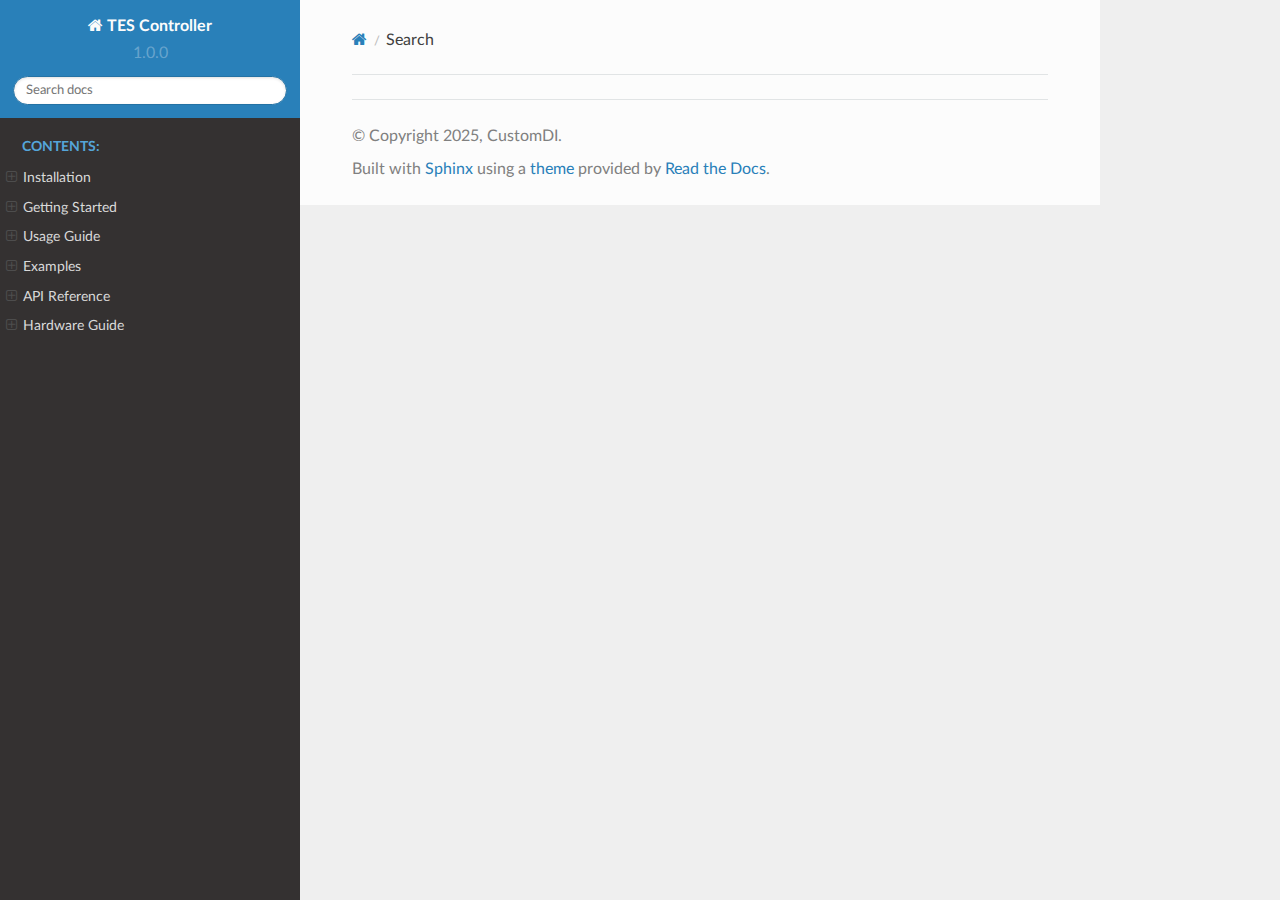
<file: docs/html/search.html>
<!DOCTYPE html>
<html class="writer-html5" lang="en" data-content_root="./">
<head>
  <meta charset="utf-8" />
  <meta name="viewport" content="width=device-width, initial-scale=1.0" />
  <title>Search &mdash; TES Controller 1.0.0 documentation</title>
      <link rel="stylesheet" type="text/css" href="_static/pygments.css?v=b86133f3" />
      <link rel="stylesheet" type="text/css" href="_static/css/theme.css?v=19f00094" />

  
    
  <!--[if lt IE 9]>
    <script src="_static/js/html5shiv.min.js"></script>
  <![endif]-->
  
        <script src="_static/jquery.js?v=5d32c60e"></script>
        <script src="_static/_sphinx_javascript_frameworks_compat.js?v=2cd50e6c"></script>
        <script src="_static/documentation_options.js?v=8d563738"></script>
        <script src="_static/doctools.js?v=9a2dae69"></script>
        <script src="_static/sphinx_highlight.js?v=dc90522c"></script>
    <script src="_static/js/theme.js"></script>
    <script src="_static/searchtools.js"></script>
    <script src="_static/language_data.js"></script>
    <link rel="index" title="Index" href="genindex.html" />
    <link rel="search" title="Search" href="#" /> 
</head>

<body class="wy-body-for-nav"> 
  <div class="wy-grid-for-nav">
    <nav data-toggle="wy-nav-shift" class="wy-nav-side">
      <div class="wy-side-scroll">
        <div class="wy-side-nav-search" >

          
          
          <a href="index.html" class="icon icon-home">
            TES Controller
          </a>
              <div class="version">
                1.0.0
              </div>
<div role="search">
  <form id="rtd-search-form" class="wy-form" action="#" method="get">
    <input type="text" name="q" placeholder="Search docs" aria-label="Search docs" />
    <input type="hidden" name="check_keywords" value="yes" />
    <input type="hidden" name="area" value="default" />
  </form>
</div>
        </div><div class="wy-menu wy-menu-vertical" data-spy="affix" role="navigation" aria-label="Navigation menu">
              <p class="caption" role="heading"><span class="caption-text">Contents:</span></p>
<ul>
<li class="toctree-l1"><a class="reference internal" href="installation.html">Installation</a><ul>
<li class="toctree-l2"><a class="reference internal" href="installation.html#requirements">Requirements</a></li>
<li class="toctree-l2"><a class="reference internal" href="installation.html#install-from-source">Install from Source</a></li>
<li class="toctree-l2"><a class="reference internal" href="installation.html#configuration">Configuration</a></li>
<li class="toctree-l2"><a class="reference internal" href="installation.html#serial-port-notes">Serial Port Notes</a><ul>
<li class="toctree-l3"><a class="reference internal" href="installation.html#macos">macOS</a></li>
<li class="toctree-l3"><a class="reference internal" href="installation.html#linux">Linux</a></li>
<li class="toctree-l3"><a class="reference internal" href="installation.html#windows">Windows</a></li>
</ul>
</li>
<li class="toctree-l2"><a class="reference internal" href="installation.html#verifying-installation">Verifying Installation</a></li>
</ul>
</li>
<li class="toctree-l1"><a class="reference internal" href="getting-started.html">Getting Started</a><ul>
<li class="toctree-l2"><a class="reference internal" href="getting-started.html#creating-a-controller">Creating a Controller</a><ul>
<li class="toctree-l3"><a class="reference internal" href="getting-started.html#from-a-configuration-file">From a configuration file</a></li>
<li class="toctree-l3"><a class="reference internal" href="getting-started.html#direct-instantiation">Direct instantiation</a></li>
</ul>
</li>
<li class="toctree-l2"><a class="reference internal" href="getting-started.html#using-context-managers">Using Context Managers</a></li>
<li class="toctree-l2"><a class="reference internal" href="getting-started.html#channel-selection-patterns">Channel Selection Patterns</a><ul>
<li class="toctree-l3"><a class="reference internal" href="getting-started.html#single-channel">Single channel</a></li>
<li class="toctree-l3"><a class="reference internal" href="getting-started.html#multiple-specific-channels">Multiple specific channels</a></li>
<li class="toctree-l3"><a class="reference internal" href="getting-started.html#all-channels">All channels</a></li>
<li class="toctree-l3"><a class="reference internal" href="getting-started.html#per-channel-values">Per-channel values</a></li>
</ul>
</li>
<li class="toctree-l2"><a class="reference internal" href="getting-started.html#tes-operations">TES Operations</a><ul>
<li class="toctree-l3"><a class="reference internal" href="getting-started.html#getters">Getters</a></li>
<li class="toctree-l3"><a class="reference internal" href="getting-started.html#setters">Setters</a></li>
<li class="toctree-l3"><a class="reference internal" href="getting-started.html#enable-disable">Enable/Disable</a></li>
</ul>
</li>
<li class="toctree-l2"><a class="reference internal" href="getting-started.html#lna-operations">LNA Operations</a><ul>
<li class="toctree-l3"><a class="reference internal" href="getting-started.html#target-selection">Target selection</a></li>
<li class="toctree-l3"><a class="reference internal" href="getting-started.html#setting-dac-values">Setting DAC values</a></li>
<li class="toctree-l3"><a class="reference internal" href="getting-started.html#convenience-setters">Convenience setters</a></li>
</ul>
</li>
<li class="toctree-l2"><a class="reference internal" href="getting-started.html#dac-operations">DAC Operations</a></li>
<li class="toctree-l2"><a class="reference internal" href="getting-started.html#error-handling">Error Handling</a></li>
<li class="toctree-l2"><a class="reference internal" href="getting-started.html#direct-controller-access">Direct Controller Access</a></li>
<li class="toctree-l2"><a class="reference internal" href="getting-started.html#return-types">Return Types</a></li>
<li class="toctree-l2"><a class="reference internal" href="getting-started.html#next-steps">Next Steps</a></li>
</ul>
</li>
<li class="toctree-l1"><a class="reference internal" href="usage.html">Usage Guide</a><ul>
<li class="toctree-l2"><a class="reference internal" href="usage.html#installation">Installation</a></li>
<li class="toctree-l2"><a class="reference internal" href="usage.html#quick-start">Quick Start</a></li>
<li class="toctree-l2"><a class="reference internal" href="usage.html#configuration-file">Configuration File</a></li>
<li class="toctree-l2"><a class="reference internal" href="usage.html#channel-selection-patterns">Channel Selection Patterns</a></li>
<li class="toctree-l2"><a class="reference internal" href="usage.html#frequently-used-helpers">Frequently Used Helpers</a><ul>
<li class="toctree-l3"><a class="reference internal" href="usage.html#tes-control">TES control</a></li>
<li class="toctree-l3"><a class="reference internal" href="usage.html#lna-control">LNA control</a></li>
<li class="toctree-l3"><a class="reference internal" href="usage.html#global-dac">Global DAC</a></li>
</ul>
</li>
</ul>
</li>
<li class="toctree-l1"><a class="reference internal" href="examples.html">Examples</a><ul>
<li class="toctree-l2"><a class="reference internal" href="examples.html#basic-example">Basic Example</a></li>
<li class="toctree-l2"><a class="reference internal" href="examples.html#multi-channel-operations">Multi-Channel Operations</a></li>
<li class="toctree-l2"><a class="reference internal" href="examples.html#current-sweep">Current Sweep</a></li>
<li class="toctree-l2"><a class="reference internal" href="examples.html#batch-configuration">Batch Configuration</a></li>
<li class="toctree-l2"><a class="reference internal" href="examples.html#lna-configuration">LNA Configuration</a></li>
<li class="toctree-l2"><a class="reference internal" href="examples.html#flux-ramp-dac">Flux Ramp DAC</a></li>
<li class="toctree-l2"><a class="reference internal" href="examples.html#data-acquisition">Data Acquisition</a></li>
<li class="toctree-l2"><a class="reference internal" href="examples.html#robust-error-handling">Robust Error Handling</a></li>
<li class="toctree-l2"><a class="reference internal" href="examples.html#complete-workflow-script">Complete Workflow Script</a></li>
</ul>
</li>
<li class="toctree-l1"><a class="reference internal" href="api.html">API Reference</a><ul>
<li class="toctree-l2"><a class="reference internal" href="api.html#top-level-package">Top-level Package</a></li>
<li class="toctree-l2"><a class="reference internal" href="api.html#device-controller">Device Controller</a></li>
<li class="toctree-l2"><a class="reference internal" href="api.html#drivers">Drivers</a></li>
<li class="toctree-l2"><a class="reference internal" href="api.html#serial-client">Serial Client</a></li>
</ul>
</li>
<li class="toctree-l1"><a class="reference internal" href="hardware-guide.html">Hardware Guide</a><ul>
<li class="toctree-l2"><a class="reference internal" href="hardware-guide.html#lna-bias-card">LNA Bias Card</a></li>
<li class="toctree-l2"><a class="reference internal" href="hardware-guide.html#tes-bias-card">TES Bias Card</a></li>
<li class="toctree-l2"><a class="reference internal" href="hardware-guide.html#dsub-converter">DSUB Converter</a></li>
<li class="toctree-l2"><a class="reference internal" href="hardware-guide.html#enclosure">Enclosure</a><ul>
<li class="toctree-l3"><a class="reference internal" href="hardware-guide.html#panel-1">Panel 1</a></li>
<li class="toctree-l3"><a class="reference internal" href="hardware-guide.html#panel-2">Panel 2</a></li>
<li class="toctree-l3"><a class="reference internal" href="hardware-guide.html#bottom-panel">Bottom Panel</a></li>
<li class="toctree-l3"><a class="reference internal" href="hardware-guide.html#fully-assembled-enclosure">Fully Assembled Enclosure</a></li>
<li class="toctree-l3"><a class="reference internal" href="hardware-guide.html#step-1">Step 1</a></li>
<li class="toctree-l3"><a class="reference internal" href="hardware-guide.html#step-2">Step 2</a></li>
<li class="toctree-l3"><a class="reference internal" href="hardware-guide.html#step-3">Step 3</a></li>
</ul>
</li>
</ul>
</li>
</ul>

        </div>
      </div>
    </nav>

    <section data-toggle="wy-nav-shift" class="wy-nav-content-wrap"><nav class="wy-nav-top" aria-label="Mobile navigation menu" >
          <i data-toggle="wy-nav-top" class="fa fa-bars"></i>
          <a href="index.html">TES Controller</a>
      </nav>

      <div class="wy-nav-content">
        <div class="rst-content">
          <div role="navigation" aria-label="Page navigation">
  <ul class="wy-breadcrumbs">
      <li><a href="index.html" class="icon icon-home" aria-label="Home"></a></li>
      <li class="breadcrumb-item active">Search</li>
      <li class="wy-breadcrumbs-aside">
      </li>
  </ul>
  <hr/>
</div>
          <div role="main" class="document" itemscope="itemscope" itemtype="http://schema.org/Article">
           <div itemprop="articleBody">
             
  <noscript>
  <div id="fallback" class="admonition warning">
    <p class="last">
      Please activate JavaScript to enable the search functionality.
    </p>
  </div>
  </noscript>

  
  <div id="search-results">
  
  </div>

           </div>
          </div>
          <footer>

  <hr/>

  <div role="contentinfo">
    <p>&#169; Copyright 2025, CustomDI.</p>
  </div>

  Built with <a href="https://www.sphinx-doc.org/">Sphinx</a> using a
    <a href="https://github.com/readthedocs/sphinx_rtd_theme">theme</a>
    provided by <a href="https://readthedocs.org">Read the Docs</a>.
   

</footer>
        </div>
      </div>
    </section>
  </div>
  <script>
      jQuery(function () {
          SphinxRtdTheme.Navigation.enable(true);
      });
  </script>
  <script>
    jQuery(function() { Search.loadIndex("searchindex.js"); });
  </script>
  
  <script id="searchindexloader"></script>
   


</body>
</html>
</file>
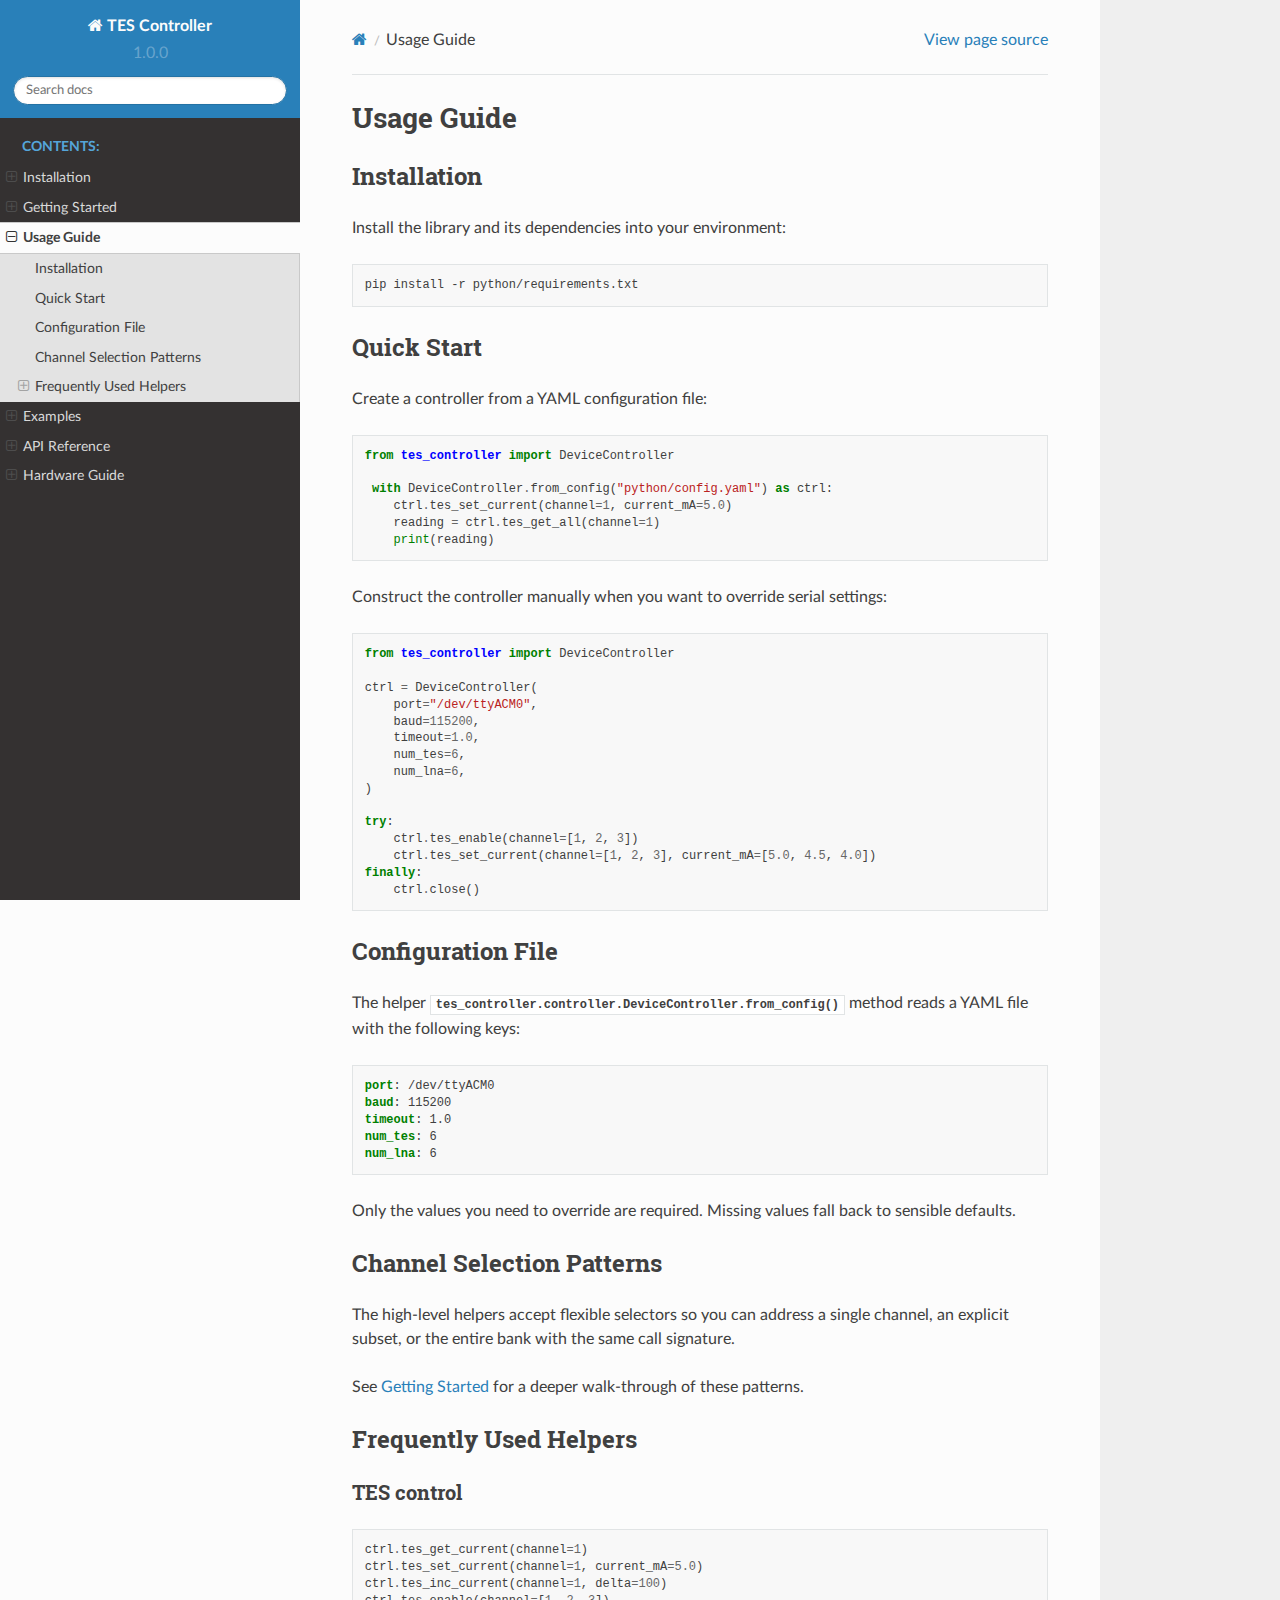
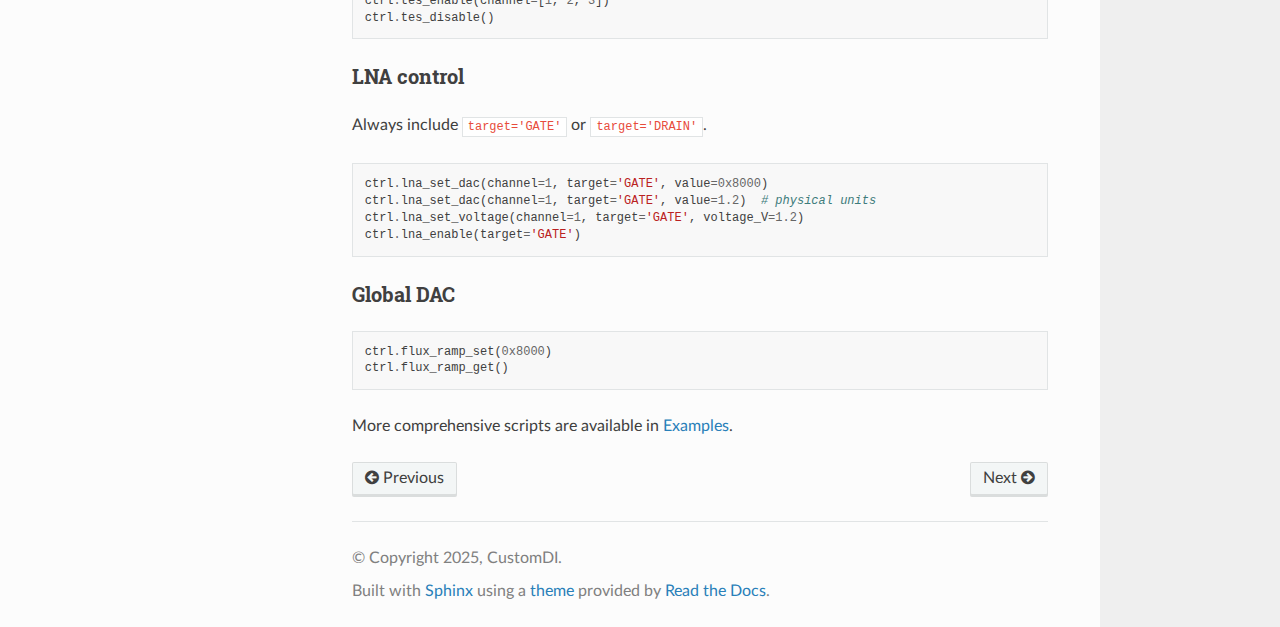
<file: docs/html/usage.html>
<!DOCTYPE html>
<html class="writer-html5" lang="en" data-content_root="./">
<head>
  <meta charset="utf-8" /><meta name="viewport" content="width=device-width, initial-scale=1" />

  <meta name="viewport" content="width=device-width, initial-scale=1.0" />
  <title>Usage Guide &mdash; TES Controller 1.0.0 documentation</title>
      <link rel="stylesheet" type="text/css" href="_static/pygments.css?v=b86133f3" />
      <link rel="stylesheet" type="text/css" href="_static/css/theme.css?v=19f00094" />

  
  <!--[if lt IE 9]>
    <script src="_static/js/html5shiv.min.js"></script>
  <![endif]-->
  
        <script src="_static/jquery.js?v=5d32c60e"></script>
        <script src="_static/_sphinx_javascript_frameworks_compat.js?v=2cd50e6c"></script>
        <script src="_static/documentation_options.js?v=8d563738"></script>
        <script src="_static/doctools.js?v=9a2dae69"></script>
        <script src="_static/sphinx_highlight.js?v=dc90522c"></script>
    <script src="_static/js/theme.js"></script>
    <link rel="index" title="Index" href="genindex.html" />
    <link rel="search" title="Search" href="search.html" />
    <link rel="next" title="Examples" href="examples.html" />
    <link rel="prev" title="Getting Started" href="getting-started.html" /> 
</head>

<body class="wy-body-for-nav"> 
  <div class="wy-grid-for-nav">
    <nav data-toggle="wy-nav-shift" class="wy-nav-side">
      <div class="wy-side-scroll">
        <div class="wy-side-nav-search" >

          
          
          <a href="index.html" class="icon icon-home">
            TES Controller
          </a>
              <div class="version">
                1.0.0
              </div>
<div role="search">
  <form id="rtd-search-form" class="wy-form" action="search.html" method="get">
    <input type="text" name="q" placeholder="Search docs" aria-label="Search docs" />
    <input type="hidden" name="check_keywords" value="yes" />
    <input type="hidden" name="area" value="default" />
  </form>
</div>
        </div><div class="wy-menu wy-menu-vertical" data-spy="affix" role="navigation" aria-label="Navigation menu">
              <p class="caption" role="heading"><span class="caption-text">Contents:</span></p>
<ul class="current">
<li class="toctree-l1"><a class="reference internal" href="installation.html">Installation</a><ul>
<li class="toctree-l2"><a class="reference internal" href="installation.html#requirements">Requirements</a></li>
<li class="toctree-l2"><a class="reference internal" href="installation.html#install-from-source">Install from Source</a></li>
<li class="toctree-l2"><a class="reference internal" href="installation.html#configuration">Configuration</a></li>
<li class="toctree-l2"><a class="reference internal" href="installation.html#serial-port-notes">Serial Port Notes</a><ul>
<li class="toctree-l3"><a class="reference internal" href="installation.html#macos">macOS</a></li>
<li class="toctree-l3"><a class="reference internal" href="installation.html#linux">Linux</a></li>
<li class="toctree-l3"><a class="reference internal" href="installation.html#windows">Windows</a></li>
</ul>
</li>
<li class="toctree-l2"><a class="reference internal" href="installation.html#verifying-installation">Verifying Installation</a></li>
</ul>
</li>
<li class="toctree-l1"><a class="reference internal" href="getting-started.html">Getting Started</a><ul>
<li class="toctree-l2"><a class="reference internal" href="getting-started.html#creating-a-controller">Creating a Controller</a><ul>
<li class="toctree-l3"><a class="reference internal" href="getting-started.html#from-a-configuration-file">From a configuration file</a></li>
<li class="toctree-l3"><a class="reference internal" href="getting-started.html#direct-instantiation">Direct instantiation</a></li>
</ul>
</li>
<li class="toctree-l2"><a class="reference internal" href="getting-started.html#using-context-managers">Using Context Managers</a></li>
<li class="toctree-l2"><a class="reference internal" href="getting-started.html#channel-selection-patterns">Channel Selection Patterns</a><ul>
<li class="toctree-l3"><a class="reference internal" href="getting-started.html#single-channel">Single channel</a></li>
<li class="toctree-l3"><a class="reference internal" href="getting-started.html#multiple-specific-channels">Multiple specific channels</a></li>
<li class="toctree-l3"><a class="reference internal" href="getting-started.html#all-channels">All channels</a></li>
<li class="toctree-l3"><a class="reference internal" href="getting-started.html#per-channel-values">Per-channel values</a></li>
</ul>
</li>
<li class="toctree-l2"><a class="reference internal" href="getting-started.html#tes-operations">TES Operations</a><ul>
<li class="toctree-l3"><a class="reference internal" href="getting-started.html#getters">Getters</a></li>
<li class="toctree-l3"><a class="reference internal" href="getting-started.html#setters">Setters</a></li>
<li class="toctree-l3"><a class="reference internal" href="getting-started.html#enable-disable">Enable/Disable</a></li>
</ul>
</li>
<li class="toctree-l2"><a class="reference internal" href="getting-started.html#lna-operations">LNA Operations</a><ul>
<li class="toctree-l3"><a class="reference internal" href="getting-started.html#target-selection">Target selection</a></li>
<li class="toctree-l3"><a class="reference internal" href="getting-started.html#setting-dac-values">Setting DAC values</a></li>
<li class="toctree-l3"><a class="reference internal" href="getting-started.html#convenience-setters">Convenience setters</a></li>
</ul>
</li>
<li class="toctree-l2"><a class="reference internal" href="getting-started.html#dac-operations">DAC Operations</a></li>
<li class="toctree-l2"><a class="reference internal" href="getting-started.html#error-handling">Error Handling</a></li>
<li class="toctree-l2"><a class="reference internal" href="getting-started.html#direct-controller-access">Direct Controller Access</a></li>
<li class="toctree-l2"><a class="reference internal" href="getting-started.html#return-types">Return Types</a></li>
<li class="toctree-l2"><a class="reference internal" href="getting-started.html#next-steps">Next Steps</a></li>
</ul>
</li>
<li class="toctree-l1 current"><a class="current reference internal" href="#">Usage Guide</a><ul>
<li class="toctree-l2"><a class="reference internal" href="#installation">Installation</a></li>
<li class="toctree-l2"><a class="reference internal" href="#quick-start">Quick Start</a></li>
<li class="toctree-l2"><a class="reference internal" href="#configuration-file">Configuration File</a></li>
<li class="toctree-l2"><a class="reference internal" href="#channel-selection-patterns">Channel Selection Patterns</a></li>
<li class="toctree-l2"><a class="reference internal" href="#frequently-used-helpers">Frequently Used Helpers</a><ul>
<li class="toctree-l3"><a class="reference internal" href="#tes-control">TES control</a></li>
<li class="toctree-l3"><a class="reference internal" href="#lna-control">LNA control</a></li>
<li class="toctree-l3"><a class="reference internal" href="#global-dac">Global DAC</a></li>
</ul>
</li>
</ul>
</li>
<li class="toctree-l1"><a class="reference internal" href="examples.html">Examples</a><ul>
<li class="toctree-l2"><a class="reference internal" href="examples.html#basic-example">Basic Example</a></li>
<li class="toctree-l2"><a class="reference internal" href="examples.html#multi-channel-operations">Multi-Channel Operations</a></li>
<li class="toctree-l2"><a class="reference internal" href="examples.html#current-sweep">Current Sweep</a></li>
<li class="toctree-l2"><a class="reference internal" href="examples.html#batch-configuration">Batch Configuration</a></li>
<li class="toctree-l2"><a class="reference internal" href="examples.html#lna-configuration">LNA Configuration</a></li>
<li class="toctree-l2"><a class="reference internal" href="examples.html#flux-ramp-dac">Flux Ramp DAC</a></li>
<li class="toctree-l2"><a class="reference internal" href="examples.html#data-acquisition">Data Acquisition</a></li>
<li class="toctree-l2"><a class="reference internal" href="examples.html#robust-error-handling">Robust Error Handling</a></li>
<li class="toctree-l2"><a class="reference internal" href="examples.html#complete-workflow-script">Complete Workflow Script</a></li>
</ul>
</li>
<li class="toctree-l1"><a class="reference internal" href="api.html">API Reference</a><ul>
<li class="toctree-l2"><a class="reference internal" href="api.html#top-level-package">Top-level Package</a></li>
<li class="toctree-l2"><a class="reference internal" href="api.html#device-controller">Device Controller</a></li>
<li class="toctree-l2"><a class="reference internal" href="api.html#drivers">Drivers</a></li>
<li class="toctree-l2"><a class="reference internal" href="api.html#serial-client">Serial Client</a></li>
</ul>
</li>
<li class="toctree-l1"><a class="reference internal" href="hardware-guide.html">Hardware Guide</a><ul>
<li class="toctree-l2"><a class="reference internal" href="hardware-guide.html#lna-bias-card">LNA Bias Card</a></li>
<li class="toctree-l2"><a class="reference internal" href="hardware-guide.html#tes-bias-card">TES Bias Card</a></li>
<li class="toctree-l2"><a class="reference internal" href="hardware-guide.html#dsub-converter">DSUB Converter</a></li>
<li class="toctree-l2"><a class="reference internal" href="hardware-guide.html#enclosure">Enclosure</a><ul>
<li class="toctree-l3"><a class="reference internal" href="hardware-guide.html#panel-1">Panel 1</a></li>
<li class="toctree-l3"><a class="reference internal" href="hardware-guide.html#panel-2">Panel 2</a></li>
<li class="toctree-l3"><a class="reference internal" href="hardware-guide.html#bottom-panel">Bottom Panel</a></li>
<li class="toctree-l3"><a class="reference internal" href="hardware-guide.html#fully-assembled-enclosure">Fully Assembled Enclosure</a></li>
<li class="toctree-l3"><a class="reference internal" href="hardware-guide.html#step-1">Step 1</a></li>
<li class="toctree-l3"><a class="reference internal" href="hardware-guide.html#step-2">Step 2</a></li>
<li class="toctree-l3"><a class="reference internal" href="hardware-guide.html#step-3">Step 3</a></li>
</ul>
</li>
</ul>
</li>
</ul>

        </div>
      </div>
    </nav>

    <section data-toggle="wy-nav-shift" class="wy-nav-content-wrap"><nav class="wy-nav-top" aria-label="Mobile navigation menu" >
          <i data-toggle="wy-nav-top" class="fa fa-bars"></i>
          <a href="index.html">TES Controller</a>
      </nav>

      <div class="wy-nav-content">
        <div class="rst-content">
          <div role="navigation" aria-label="Page navigation">
  <ul class="wy-breadcrumbs">
      <li><a href="index.html" class="icon icon-home" aria-label="Home"></a></li>
      <li class="breadcrumb-item active">Usage Guide</li>
      <li class="wy-breadcrumbs-aside">
            <a href="_sources/usage.rst.txt" rel="nofollow"> View page source</a>
      </li>
  </ul>
  <hr/>
</div>
          <div role="main" class="document" itemscope="itemscope" itemtype="http://schema.org/Article">
           <div itemprop="articleBody">
             
  <section id="usage-guide">
<h1>Usage Guide<a class="headerlink" href="#usage-guide" title="Link to this heading"></a></h1>
<section id="installation">
<h2>Installation<a class="headerlink" href="#installation" title="Link to this heading"></a></h2>
<p>Install the library and its dependencies into your environment:</p>
<div class="highlight-bash notranslate"><div class="highlight"><pre><span></span>pip<span class="w"> </span>install<span class="w"> </span>-r<span class="w"> </span>python/requirements.txt
</pre></div>
</div>
</section>
<section id="quick-start">
<h2>Quick Start<a class="headerlink" href="#quick-start" title="Link to this heading"></a></h2>
<p>Create a controller from a YAML configuration file:</p>
<div class="highlight-python notranslate"><div class="highlight"><pre><span></span><span class="kn">from</span><span class="w"> </span><span class="nn">tes_controller</span><span class="w"> </span><span class="kn">import</span> <span class="n">DeviceController</span>

 <span class="k">with</span> <span class="n">DeviceController</span><span class="o">.</span><span class="n">from_config</span><span class="p">(</span><span class="s2">&quot;python/config.yaml&quot;</span><span class="p">)</span> <span class="k">as</span> <span class="n">ctrl</span><span class="p">:</span>
    <span class="n">ctrl</span><span class="o">.</span><span class="n">tes_set_current</span><span class="p">(</span><span class="n">channel</span><span class="o">=</span><span class="mi">1</span><span class="p">,</span> <span class="n">current_mA</span><span class="o">=</span><span class="mf">5.0</span><span class="p">)</span>
    <span class="n">reading</span> <span class="o">=</span> <span class="n">ctrl</span><span class="o">.</span><span class="n">tes_get_all</span><span class="p">(</span><span class="n">channel</span><span class="o">=</span><span class="mi">1</span><span class="p">)</span>
    <span class="nb">print</span><span class="p">(</span><span class="n">reading</span><span class="p">)</span>
</pre></div>
</div>
<p>Construct the controller manually when you want to override serial settings:</p>
<div class="highlight-python notranslate"><div class="highlight"><pre><span></span><span class="kn">from</span><span class="w"> </span><span class="nn">tes_controller</span><span class="w"> </span><span class="kn">import</span> <span class="n">DeviceController</span>

<span class="n">ctrl</span> <span class="o">=</span> <span class="n">DeviceController</span><span class="p">(</span>
    <span class="n">port</span><span class="o">=</span><span class="s2">&quot;/dev/ttyACM0&quot;</span><span class="p">,</span>
    <span class="n">baud</span><span class="o">=</span><span class="mi">115200</span><span class="p">,</span>
    <span class="n">timeout</span><span class="o">=</span><span class="mf">1.0</span><span class="p">,</span>
    <span class="n">num_tes</span><span class="o">=</span><span class="mi">6</span><span class="p">,</span>
    <span class="n">num_lna</span><span class="o">=</span><span class="mi">6</span><span class="p">,</span>
<span class="p">)</span>

<span class="k">try</span><span class="p">:</span>
    <span class="n">ctrl</span><span class="o">.</span><span class="n">tes_enable</span><span class="p">(</span><span class="n">channel</span><span class="o">=</span><span class="p">[</span><span class="mi">1</span><span class="p">,</span> <span class="mi">2</span><span class="p">,</span> <span class="mi">3</span><span class="p">])</span>
    <span class="n">ctrl</span><span class="o">.</span><span class="n">tes_set_current</span><span class="p">(</span><span class="n">channel</span><span class="o">=</span><span class="p">[</span><span class="mi">1</span><span class="p">,</span> <span class="mi">2</span><span class="p">,</span> <span class="mi">3</span><span class="p">],</span> <span class="n">current_mA</span><span class="o">=</span><span class="p">[</span><span class="mf">5.0</span><span class="p">,</span> <span class="mf">4.5</span><span class="p">,</span> <span class="mf">4.0</span><span class="p">])</span>
<span class="k">finally</span><span class="p">:</span>
    <span class="n">ctrl</span><span class="o">.</span><span class="n">close</span><span class="p">()</span>
</pre></div>
</div>
</section>
<section id="configuration-file">
<h2>Configuration File<a class="headerlink" href="#configuration-file" title="Link to this heading"></a></h2>
<p>The helper <code class="xref py py-meth docutils literal notranslate"><span class="pre">tes_controller.controller.DeviceController.from_config()</span></code>
method reads a YAML file with the following keys:</p>
<div class="highlight-yaml notranslate"><div class="highlight"><pre><span></span><span class="nt">port</span><span class="p">:</span><span class="w"> </span><span class="l l-Scalar l-Scalar-Plain">/dev/ttyACM0</span>
<span class="nt">baud</span><span class="p">:</span><span class="w"> </span><span class="l l-Scalar l-Scalar-Plain">115200</span>
<span class="nt">timeout</span><span class="p">:</span><span class="w"> </span><span class="l l-Scalar l-Scalar-Plain">1.0</span>
<span class="nt">num_tes</span><span class="p">:</span><span class="w"> </span><span class="l l-Scalar l-Scalar-Plain">6</span>
<span class="nt">num_lna</span><span class="p">:</span><span class="w"> </span><span class="l l-Scalar l-Scalar-Plain">6</span>
</pre></div>
</div>
<p>Only the values you need to override are required. Missing values fall back to
sensible defaults.</p>
</section>
<section id="channel-selection-patterns">
<h2>Channel Selection Patterns<a class="headerlink" href="#channel-selection-patterns" title="Link to this heading"></a></h2>
<p>The high-level helpers accept flexible selectors so you can address a single
channel, an explicit subset, or the entire bank with the same call signature.</p>
<p>See <a class="reference internal" href="getting-started.html"><span class="doc">Getting Started</span></a> for a deeper walk-through of these patterns.</p>
</section>
<section id="frequently-used-helpers">
<h2>Frequently Used Helpers<a class="headerlink" href="#frequently-used-helpers" title="Link to this heading"></a></h2>
<section id="tes-control">
<h3>TES control<a class="headerlink" href="#tes-control" title="Link to this heading"></a></h3>
<div class="highlight-python notranslate"><div class="highlight"><pre><span></span><span class="n">ctrl</span><span class="o">.</span><span class="n">tes_get_current</span><span class="p">(</span><span class="n">channel</span><span class="o">=</span><span class="mi">1</span><span class="p">)</span>
<span class="n">ctrl</span><span class="o">.</span><span class="n">tes_set_current</span><span class="p">(</span><span class="n">channel</span><span class="o">=</span><span class="mi">1</span><span class="p">,</span> <span class="n">current_mA</span><span class="o">=</span><span class="mf">5.0</span><span class="p">)</span>
<span class="n">ctrl</span><span class="o">.</span><span class="n">tes_inc_current</span><span class="p">(</span><span class="n">channel</span><span class="o">=</span><span class="mi">1</span><span class="p">,</span> <span class="n">delta</span><span class="o">=</span><span class="mi">100</span><span class="p">)</span>
<span class="n">ctrl</span><span class="o">.</span><span class="n">tes_enable</span><span class="p">(</span><span class="n">channel</span><span class="o">=</span><span class="p">[</span><span class="mi">1</span><span class="p">,</span> <span class="mi">2</span><span class="p">,</span> <span class="mi">3</span><span class="p">])</span>
<span class="n">ctrl</span><span class="o">.</span><span class="n">tes_disable</span><span class="p">()</span>
</pre></div>
</div>
</section>
<section id="lna-control">
<h3>LNA control<a class="headerlink" href="#lna-control" title="Link to this heading"></a></h3>
<p>Always include <code class="docutils literal notranslate"><span class="pre">target='GATE'</span></code> or <code class="docutils literal notranslate"><span class="pre">target='DRAIN'</span></code>.</p>
<div class="highlight-python notranslate"><div class="highlight"><pre><span></span><span class="n">ctrl</span><span class="o">.</span><span class="n">lna_set_dac</span><span class="p">(</span><span class="n">channel</span><span class="o">=</span><span class="mi">1</span><span class="p">,</span> <span class="n">target</span><span class="o">=</span><span class="s1">&#39;GATE&#39;</span><span class="p">,</span> <span class="n">value</span><span class="o">=</span><span class="mh">0x8000</span><span class="p">)</span>
<span class="n">ctrl</span><span class="o">.</span><span class="n">lna_set_dac</span><span class="p">(</span><span class="n">channel</span><span class="o">=</span><span class="mi">1</span><span class="p">,</span> <span class="n">target</span><span class="o">=</span><span class="s1">&#39;GATE&#39;</span><span class="p">,</span> <span class="n">value</span><span class="o">=</span><span class="mf">1.2</span><span class="p">)</span>  <span class="c1"># physical units</span>
<span class="n">ctrl</span><span class="o">.</span><span class="n">lna_set_voltage</span><span class="p">(</span><span class="n">channel</span><span class="o">=</span><span class="mi">1</span><span class="p">,</span> <span class="n">target</span><span class="o">=</span><span class="s1">&#39;GATE&#39;</span><span class="p">,</span> <span class="n">voltage_V</span><span class="o">=</span><span class="mf">1.2</span><span class="p">)</span>
<span class="n">ctrl</span><span class="o">.</span><span class="n">lna_enable</span><span class="p">(</span><span class="n">target</span><span class="o">=</span><span class="s1">&#39;GATE&#39;</span><span class="p">)</span>
</pre></div>
</div>
</section>
<section id="global-dac">
<h3>Global DAC<a class="headerlink" href="#global-dac" title="Link to this heading"></a></h3>
<div class="highlight-python notranslate"><div class="highlight"><pre><span></span><span class="n">ctrl</span><span class="o">.</span><span class="n">flux_ramp_set</span><span class="p">(</span><span class="mh">0x8000</span><span class="p">)</span>
<span class="n">ctrl</span><span class="o">.</span><span class="n">flux_ramp_get</span><span class="p">()</span>
</pre></div>
</div>
<p>More comprehensive scripts are available in <a class="reference internal" href="examples.html"><span class="doc">Examples</span></a>.</p>
</section>
</section>
</section>


           </div>
          </div>
          <footer><div class="rst-footer-buttons" role="navigation" aria-label="Footer">
        <a href="getting-started.html" class="btn btn-neutral float-left" title="Getting Started" accesskey="p" rel="prev"><span class="fa fa-arrow-circle-left" aria-hidden="true"></span> Previous</a>
        <a href="examples.html" class="btn btn-neutral float-right" title="Examples" accesskey="n" rel="next">Next <span class="fa fa-arrow-circle-right" aria-hidden="true"></span></a>
    </div>

  <hr/>

  <div role="contentinfo">
    <p>&#169; Copyright 2025, CustomDI.</p>
  </div>

  Built with <a href="https://www.sphinx-doc.org/">Sphinx</a> using a
    <a href="https://github.com/readthedocs/sphinx_rtd_theme">theme</a>
    provided by <a href="https://readthedocs.org">Read the Docs</a>.
   

</footer>
        </div>
      </div>
    </section>
  </div>
  <script>
      jQuery(function () {
          SphinxRtdTheme.Navigation.enable(true);
      });
  </script> 

</body>
</html>
</file>
<file: docs/html/_static/pygments.css>
pre { line-height: 125%; }
td.linenos .normal { color: inherit; background-color: transparent; padding-left: 5px; padding-right: 5px; }
span.linenos { color: inherit; background-color: transparent; padding-left: 5px; padding-right: 5px; }
td.linenos .special { color: #000000; background-color: #ffffc0; padding-left: 5px; padding-right: 5px; }
span.linenos.special { color: #000000; background-color: #ffffc0; padding-left: 5px; padding-right: 5px; }
.highlight .hll { background-color: #ffffcc }
.highlight { background: #f8f8f8; }
.highlight .c { color: #3D7B7B; font-style: italic } /* Comment */
.highlight .err { border: 1px solid #F00 } /* Error */
.highlight .k { color: #008000; font-weight: bold } /* Keyword */
.highlight .o { color: #666 } /* Operator */
.highlight .ch { color: #3D7B7B; font-style: italic } /* Comment.Hashbang */
.highlight .cm { color: #3D7B7B; font-style: italic } /* Comment.Multiline */
.highlight .cp { color: #9C6500 } /* Comment.Preproc */
.highlight .cpf { color: #3D7B7B; font-style: italic } /* Comment.PreprocFile */
.highlight .c1 { color: #3D7B7B; font-style: italic } /* Comment.Single */
.highlight .cs { color: #3D7B7B; font-style: italic } /* Comment.Special */
.highlight .gd { color: #A00000 } /* Generic.Deleted */
.highlight .ge { font-style: italic } /* Generic.Emph */
.highlight .ges { font-weight: bold; font-style: italic } /* Generic.EmphStrong */
.highlight .gr { color: #E40000 } /* Generic.Error */
.highlight .gh { color: #000080; font-weight: bold } /* Generic.Heading */
.highlight .gi { color: #008400 } /* Generic.Inserted */
.highlight .go { color: #717171 } /* Generic.Output */
.highlight .gp { color: #000080; font-weight: bold } /* Generic.Prompt */
.highlight .gs { font-weight: bold } /* Generic.Strong */
.highlight .gu { color: #800080; font-weight: bold } /* Generic.Subheading */
.highlight .gt { color: #04D } /* Generic.Traceback */
.highlight .kc { color: #008000; font-weight: bold } /* Keyword.Constant */
.highlight .kd { color: #008000; font-weight: bold } /* Keyword.Declaration */
.highlight .kn { color: #008000; font-weight: bold } /* Keyword.Namespace */
.highlight .kp { color: #008000 } /* Keyword.Pseudo */
.highlight .kr { color: #008000; font-weight: bold } /* Keyword.Reserved */
.highlight .kt { color: #B00040 } /* Keyword.Type */
.highlight .m { color: #666 } /* Literal.Number */
.highlight .s { color: #BA2121 } /* Literal.String */
.highlight .na { color: #687822 } /* Name.Attribute */
.highlight .nb { color: #008000 } /* Name.Builtin */
.highlight .nc { color: #00F; font-weight: bold } /* Name.Class */
.highlight .no { color: #800 } /* Name.Constant */
.highlight .nd { color: #A2F } /* Name.Decorator */
.highlight .ni { color: #717171; font-weight: bold } /* Name.Entity */
.highlight .ne { color: #CB3F38; font-weight: bold } /* Name.Exception */
.highlight .nf { color: #00F } /* Name.Function */
.highlight .nl { color: #767600 } /* Name.Label */
.highlight .nn { color: #00F; font-weight: bold } /* Name.Namespace */
.highlight .nt { color: #008000; font-weight: bold } /* Name.Tag */
.highlight .nv { color: #19177C } /* Name.Variable */
.highlight .ow { color: #A2F; font-weight: bold } /* Operator.Word */
.highlight .w { color: #BBB } /* Text.Whitespace */
.highlight .mb { color: #666 } /* Literal.Number.Bin */
.highlight .mf { color: #666 } /* Literal.Number.Float */
.highlight .mh { color: #666 } /* Literal.Number.Hex */
.highlight .mi { color: #666 } /* Literal.Number.Integer */
.highlight .mo { color: #666 } /* Literal.Number.Oct */
.highlight .sa { color: #BA2121 } /* Literal.String.Affix */
.highlight .sb { color: #BA2121 } /* Literal.String.Backtick */
.highlight .sc { color: #BA2121 } /* Literal.String.Char */
.highlight .dl { color: #BA2121 } /* Literal.String.Delimiter */
.highlight .sd { color: #BA2121; font-style: italic } /* Literal.String.Doc */
.highlight .s2 { color: #BA2121 } /* Literal.String.Double */
.highlight .se { color: #AA5D1F; font-weight: bold } /* Literal.String.Escape */
.highlight .sh { color: #BA2121 } /* Literal.String.Heredoc */
.highlight .si { color: #A45A77; font-weight: bold } /* Literal.String.Interpol */
.highlight .sx { color: #008000 } /* Literal.String.Other */
.highlight .sr { color: #A45A77 } /* Literal.String.Regex */
.highlight .s1 { color: #BA2121 } /* Literal.String.Single */
.highlight .ss { color: #19177C } /* Literal.String.Symbol */
.highlight .bp { color: #008000 } /* Name.Builtin.Pseudo */
.highlight .fm { color: #00F } /* Name.Function.Magic */
.highlight .vc { color: #19177C } /* Name.Variable.Class */
.highlight .vg { color: #19177C } /* Name.Variable.Global */
.highlight .vi { color: #19177C } /* Name.Variable.Instance */
.highlight .vm { color: #19177C } /* Name.Variable.Magic */
.highlight .il { color: #666 } /* Literal.Number.Integer.Long */
</file>
<file: docs/html/_static/css/theme.css>
html{box-sizing:border-box}*,:after,:before{box-sizing:inherit}article,aside,details,figcaption,figure,footer,header,hgroup,nav,section{display:block}audio,canvas,video{display:inline-block;*display:inline;*zoom:1}[hidden],audio:not([controls]){display:none}*{-webkit-box-sizing:border-box;-moz-box-sizing:border-box;box-sizing:border-box}html{font-size:100%;-webkit-text-size-adjust:100%;-ms-text-size-adjust:100%}body{margin:0}a:active,a:hover{outline:0}abbr[title]{border-bottom:1px dotted}b,strong{font-weight:700}blockquote{margin:0}dfn{font-style:italic}ins{background:#ff9;text-decoration:none}ins,mark{color:#000}mark{background:#ff0;font-style:italic;font-weight:700}.rst-content code,.rst-content tt,code,kbd,pre,samp{font-family:monospace,serif;_font-family:courier new,monospace;font-size:1em}pre{white-space:pre}q{quotes:none}q:after,q:before{content:"";content:none}small{font-size:85%}sub,sup{font-size:75%;line-height:0;position:relative;vertical-align:baseline}sup{top:-.5em}sub{bottom:-.25em}dl,ol,ul{margin:0;padding:0;list-style:none;list-style-image:none}li{list-style:none}dd{margin:0}img{border:0;-ms-interpolation-mode:bicubic;vertical-align:middle;max-width:100%}svg:not(:root){overflow:hidden}figure,form{margin:0}label{cursor:pointer}button,input,select,textarea{font-size:100%;margin:0;vertical-align:baseline;*vertical-align:middle}button,input{line-height:normal}button,input[type=button],input[type=reset],input[type=submit]{cursor:pointer;-webkit-appearance:button;*overflow:visible}button[disabled],input[disabled]{cursor:default}input[type=search]{-webkit-appearance:textfield;-moz-box-sizing:content-box;-webkit-box-sizing:content-box;box-sizing:content-box}textarea{resize:vertical}table{border-collapse:collapse;border-spacing:0}td{vertical-align:top}.chromeframe{margin:.2em 0;background:#ccc;color:#000;padding:.2em 0}.ir{display:block;border:0;text-indent:-999em;overflow:hidden;background-color:transparent;background-repeat:no-repeat;text-align:left;direction:ltr;*line-height:0}.ir br{display:none}.hidden{display:none!important;visibility:hidden}.visuallyhidden{border:0;clip:rect(0 0 0 0);height:1px;margin:-1px;overflow:hidden;padding:0;position:absolute;width:1px}.visuallyhidden.focusable:active,.visuallyhidden.focusable:focus{clip:auto;height:auto;margin:0;overflow:visible;position:static;width:auto}.invisible{visibility:hidden}.relative{position:relative}big,small{font-size:100%}@media print{body,html,section{background:none!important}*{box-shadow:none!important;text-shadow:none!important;filter:none!important;-ms-filter:none!important}a,a:visited{text-decoration:underline}.ir a:after,a[href^="#"]:after,a[href^="javascript:"]:after{content:""}blockquote,pre{page-break-inside:avoid}thead{display:table-header-group}img,tr{page-break-inside:avoid}img{max-width:100%!important}@page{margin:.5cm}.rst-content .toctree-wrapper>p.caption,h2,h3,p{orphans:3;widows:3}.rst-content .toctree-wrapper>p.caption,h2,h3{page-break-after:avoid}}.btn,.fa:before,.icon:before,.rst-content .admonition,.rst-content .admonition-title:before,.rst-content .admonition-todo,.rst-content .attention,.rst-content .caution,.rst-content .code-block-caption .headerlink:before,.rst-content .danger,.rst-content .eqno .headerlink:before,.rst-content .error,.rst-content .hint,.rst-content .important,.rst-content .note,.rst-content .seealso,.rst-content .tip,.rst-content .warning,.rst-content code.download span:first-child:before,.rst-content dl dt .headerlink:before,.rst-content h1 .headerlink:before,.rst-content h2 .headerlink:before,.rst-content h3 .headerlink:before,.rst-content h4 .headerlink:before,.rst-content h5 .headerlink:before,.rst-content h6 .headerlink:before,.rst-content p.caption .headerlink:before,.rst-content p .headerlink:before,.rst-content table>caption .headerlink:before,.rst-content tt.download span:first-child:before,.wy-alert,.wy-dropdown .caret:before,.wy-inline-validate.wy-inline-validate-danger .wy-input-context:before,.wy-inline-validate.wy-inline-validate-info .wy-input-context:before,.wy-inline-validate.wy-inline-validate-success .wy-input-context:before,.wy-inline-validate.wy-inline-validate-warning .wy-input-context:before,.wy-menu-vertical li.current>a button.toctree-expand:before,.wy-menu-vertical li.on a button.toctree-expand:before,.wy-menu-vertical li button.toctree-expand:before,input[type=color],input[type=date],input[type=datetime-local],input[type=datetime],input[type=email],input[type=month],input[type=number],input[type=password],input[type=search],input[type=tel],input[type=text],input[type=time],input[type=url],input[type=week],select,textarea{-webkit-font-smoothing:antialiased}.clearfix{*zoom:1}.clearfix:after,.clearfix:before{display:table;content:""}.clearfix:after{clear:both}/*!
 *  Font Awesome 4.7.0 by @davegandy - http://fontawesome.io - @fontawesome
 *  License - http://fontawesome.io/license (Font: SIL OFL 1.1, CSS: MIT License)
 */@font-face{font-family:FontAwesome;src:url(fonts/fontawesome-webfont.eot?674f50d287a8c48dc19ba404d20fe713);src:url(fonts/fontawesome-webfont.eot?674f50d287a8c48dc19ba404d20fe713?#iefix&v=4.7.0) format("embedded-opentype"),url(fonts/fontawesome-webfont.woff2?af7ae505a9eed503f8b8e6982036873e) format("woff2"),url(fonts/fontawesome-webfont.woff?fee66e712a8a08eef5805a46892932ad) format("woff"),url(fonts/fontawesome-webfont.ttf?b06871f281fee6b241d60582ae9369b9) format("truetype"),url(fonts/fontawesome-webfont.svg?912ec66d7572ff821749319396470bde#fontawesomeregular) format("svg");font-weight:400;font-style:normal}.fa,.icon,.rst-content .admonition-title,.rst-content .code-block-caption .headerlink,.rst-content .eqno .headerlink,.rst-content code.download span:first-child,.rst-content dl dt .headerlink,.rst-content h1 .headerlink,.rst-content h2 .headerlink,.rst-content h3 .headerlink,.rst-content h4 .headerlink,.rst-content h5 .headerlink,.rst-content h6 .headerlink,.rst-content p.caption .headerlink,.rst-content p .headerlink,.rst-content table>caption .headerlink,.rst-content tt.download span:first-child,.wy-menu-vertical li.current>a button.toctree-expand,.wy-menu-vertical li.on a button.toctree-expand,.wy-menu-vertical li button.toctree-expand{display:inline-block;font:normal normal normal 14px/1 FontAwesome;font-size:inherit;text-rendering:auto;-webkit-font-smoothing:antialiased;-moz-osx-font-smoothing:grayscale}.fa-lg{font-size:1.33333em;line-height:.75em;vertical-align:-15%}.fa-2x{font-size:2em}.fa-3x{font-size:3em}.fa-4x{font-size:4em}.fa-5x{font-size:5em}.fa-fw{width:1.28571em;text-align:center}.fa-ul{padding-left:0;margin-left:2.14286em;list-style-type:none}.fa-ul>li{position:relative}.fa-li{position:absolute;left:-2.14286em;width:2.14286em;top:.14286em;text-align:center}.fa-li.fa-lg{left:-1.85714em}.fa-border{padding:.2em .25em .15em;border:.08em solid #eee;border-radius:.1em}.fa-pull-left{float:left}.fa-pull-right{float:right}.fa-pull-left.icon,.fa.fa-pull-left,.rst-content .code-block-caption .fa-pull-left.headerlink,.rst-content .eqno .fa-pull-left.headerlink,.rst-content .fa-pull-left.admonition-title,.rst-content code.download span.fa-pull-left:first-child,.rst-content dl dt .fa-pull-left.headerlink,.rst-content h1 .fa-pull-left.headerlink,.rst-content h2 .fa-pull-left.headerlink,.rst-content h3 .fa-pull-left.headerlink,.rst-content h4 .fa-pull-left.headerlink,.rst-content h5 .fa-pull-left.headerlink,.rst-content h6 .fa-pull-left.headerlink,.rst-content p .fa-pull-left.headerlink,.rst-content table>caption .fa-pull-left.headerlink,.rst-content tt.download span.fa-pull-left:first-child,.wy-menu-vertical li.current>a button.fa-pull-left.toctree-expand,.wy-menu-vertical li.on a button.fa-pull-left.toctree-expand,.wy-menu-vertical li button.fa-pull-left.toctree-expand{margin-right:.3em}.fa-pull-right.icon,.fa.fa-pull-right,.rst-content .code-block-caption .fa-pull-right.headerlink,.rst-content .eqno .fa-pull-right.headerlink,.rst-content .fa-pull-right.admonition-title,.rst-content code.download span.fa-pull-right:first-child,.rst-content dl dt .fa-pull-right.headerlink,.rst-content h1 .fa-pull-right.headerlink,.rst-content h2 .fa-pull-right.headerlink,.rst-content h3 .fa-pull-right.headerlink,.rst-content h4 .fa-pull-right.headerlink,.rst-content h5 .fa-pull-right.headerlink,.rst-content h6 .fa-pull-right.headerlink,.rst-content p .fa-pull-right.headerlink,.rst-content table>caption .fa-pull-right.headerlink,.rst-content tt.download span.fa-pull-right:first-child,.wy-menu-vertical li.current>a button.fa-pull-right.toctree-expand,.wy-menu-vertical li.on a button.fa-pull-right.toctree-expand,.wy-menu-vertical li button.fa-pull-right.toctree-expand{margin-left:.3em}.pull-right{float:right}.pull-left{float:left}.fa.pull-left,.pull-left.icon,.rst-content .code-block-caption .pull-left.headerlink,.rst-content .eqno .pull-left.headerlink,.rst-content .pull-left.admonition-title,.rst-content code.download span.pull-left:first-child,.rst-content dl dt .pull-left.headerlink,.rst-content h1 .pull-left.headerlink,.rst-content h2 .pull-left.headerlink,.rst-content h3 .pull-left.headerlink,.rst-content h4 .pull-left.headerlink,.rst-content h5 .pull-left.headerlink,.rst-content h6 .pull-left.headerlink,.rst-content p .pull-left.headerlink,.rst-content table>caption .pull-left.headerlink,.rst-content tt.download span.pull-left:first-child,.wy-menu-vertical li.current>a button.pull-left.toctree-expand,.wy-menu-vertical li.on a button.pull-left.toctree-expand,.wy-menu-vertical li button.pull-left.toctree-expand{margin-right:.3em}.fa.pull-right,.pull-right.icon,.rst-content .code-block-caption .pull-right.headerlink,.rst-content .eqno .pull-right.headerlink,.rst-content .pull-right.admonition-title,.rst-content code.download span.pull-right:first-child,.rst-content dl dt .pull-right.headerlink,.rst-content h1 .pull-right.headerlink,.rst-content h2 .pull-right.headerlink,.rst-content h3 .pull-right.headerlink,.rst-content h4 .pull-right.headerlink,.rst-content h5 .pull-right.headerlink,.rst-content h6 .pull-right.headerlink,.rst-content p .pull-right.headerlink,.rst-content table>caption .pull-right.headerlink,.rst-content tt.download span.pull-right:first-child,.wy-menu-vertical li.current>a button.pull-right.toctree-expand,.wy-menu-vertical li.on a button.pull-right.toctree-expand,.wy-menu-vertical li button.pull-right.toctree-expand{margin-left:.3em}.fa-spin{-webkit-animation:fa-spin 2s linear infinite;animation:fa-spin 2s linear infinite}.fa-pulse{-webkit-animation:fa-spin 1s steps(8) infinite;animation:fa-spin 1s steps(8) infinite}@-webkit-keyframes fa-spin{0%{-webkit-transform:rotate(0deg);transform:rotate(0deg)}to{-webkit-transform:rotate(359deg);transform:rotate(359deg)}}@keyframes fa-spin{0%{-webkit-transform:rotate(0deg);transform:rotate(0deg)}to{-webkit-transform:rotate(359deg);transform:rotate(359deg)}}.fa-rotate-90{-ms-filter:"progid:DXImageTransform.Microsoft.BasicImage(rotation=1)";-webkit-transform:rotate(90deg);-ms-transform:rotate(90deg);transform:rotate(90deg)}.fa-rotate-180{-ms-filter:"progid:DXImageTransform.Microsoft.BasicImage(rotation=2)";-webkit-transform:rotate(180deg);-ms-transform:rotate(180deg);transform:rotate(180deg)}.fa-rotate-270{-ms-filter:"progid:DXImageTransform.Microsoft.BasicImage(rotation=3)";-webkit-transform:rotate(270deg);-ms-transform:rotate(270deg);transform:rotate(270deg)}.fa-flip-horizontal{-ms-filter:"progid:DXImageTransform.Microsoft.BasicImage(rotation=0, mirror=1)";-webkit-transform:scaleX(-1);-ms-transform:scaleX(-1);transform:scaleX(-1)}.fa-flip-vertical{-ms-filter:"progid:DXImageTransform.Microsoft.BasicImage(rotation=2, mirror=1)";-webkit-transform:scaleY(-1);-ms-transform:scaleY(-1);transform:scaleY(-1)}:root .fa-flip-horizontal,:root .fa-flip-vertical,:root .fa-rotate-90,:root .fa-rotate-180,:root .fa-rotate-270{filter:none}.fa-stack{position:relative;display:inline-block;width:2em;height:2em;line-height:2em;vertical-align:middle}.fa-stack-1x,.fa-stack-2x{position:absolute;left:0;width:100%;text-align:center}.fa-stack-1x{line-height:inherit}.fa-stack-2x{font-size:2em}.fa-inverse{color:#fff}.fa-glass:before{content:""}.fa-music:before{content:""}.fa-search:before,.icon-search:before{content:""}.fa-envelope-o:before{content:""}.fa-heart:before{content:""}.fa-star:before{content:""}.fa-star-o:before{content:""}.fa-user:before{content:""}.fa-film:before{content:""}.fa-th-large:before{content:""}.fa-th:before{content:""}.fa-th-list:before{content:""}.fa-check:before{content:""}.fa-close:before,.fa-remove:before,.fa-times:before{content:""}.fa-search-plus:before{content:""}.fa-search-minus:before{content:""}.fa-power-off:before{content:""}.fa-signal:before{content:""}.fa-cog:before,.fa-gear:before{content:""}.fa-trash-o:before{content:""}.fa-home:before,.icon-home:before{content:""}.fa-file-o:before{content:""}.fa-clock-o:before{content:""}.fa-road:before{content:""}.fa-download:before,.rst-content code.download span:first-child:before,.rst-content tt.download span:first-child:before{content:""}.fa-arrow-circle-o-down:before{content:""}.fa-arrow-circle-o-up:before{content:""}.fa-inbox:before{content:""}.fa-play-circle-o:before{content:""}.fa-repeat:before,.fa-rotate-right:before{content:""}.fa-refresh:before{content:""}.fa-list-alt:before{content:""}.fa-lock:before{content:""}.fa-flag:before{content:""}.fa-headphones:before{content:""}.fa-volume-off:before{content:""}.fa-volume-down:before{content:""}.fa-volume-up:before{content:""}.fa-qrcode:before{content:""}.fa-barcode:before{content:""}.fa-tag:before{content:""}.fa-tags:before{content:""}.fa-book:before,.icon-book:before{content:""}.fa-bookmark:before{content:""}.fa-print:before{content:""}.fa-camera:before{content:""}.fa-font:before{content:""}.fa-bold:before{content:""}.fa-italic:before{content:""}.fa-text-height:before{content:""}.fa-text-width:before{content:""}.fa-align-left:before{content:""}.fa-align-center:before{content:""}.fa-align-right:before{content:""}.fa-align-justify:before{content:""}.fa-list:before{content:""}.fa-dedent:before,.fa-outdent:before{content:""}.fa-indent:before{content:""}.fa-video-camera:before{content:""}.fa-image:before,.fa-photo:before,.fa-picture-o:before{content:""}.fa-pencil:before{content:""}.fa-map-marker:before{content:""}.fa-adjust:before{content:""}.fa-tint:before{content:""}.fa-edit:before,.fa-pencil-square-o:before{content:""}.fa-share-square-o:before{content:""}.fa-check-square-o:before{content:""}.fa-arrows:before{content:""}.fa-step-backward:before{content:""}.fa-fast-backward:before{content:""}.fa-backward:before{content:""}.fa-play:before{content:""}.fa-pause:before{content:""}.fa-stop:before{content:""}.fa-forward:before{content:""}.fa-fast-forward:before{content:""}.fa-step-forward:before{content:""}.fa-eject:before{content:""}.fa-chevron-left:before{content:""}.fa-chevron-right:before{content:""}.fa-plus-circle:before{content:""}.fa-minus-circle:before{content:""}.fa-times-circle:before,.wy-inline-validate.wy-inline-validate-danger .wy-input-context:before{content:""}.fa-check-circle:before,.wy-inline-validate.wy-inline-validate-success .wy-input-context:before{content:""}.fa-question-circle:before{content:""}.fa-info-circle:before{content:""}.fa-crosshairs:before{content:""}.fa-times-circle-o:before{content:""}.fa-check-circle-o:before{content:""}.fa-ban:before{content:""}.fa-arrow-left:before{content:""}.fa-arrow-right:before{content:""}.fa-arrow-up:before{content:""}.fa-arrow-down:before{content:""}.fa-mail-forward:before,.fa-share:before{content:""}.fa-expand:before{content:""}.fa-compress:before{content:""}.fa-plus:before{content:""}.fa-minus:before{content:""}.fa-asterisk:before{content:""}.fa-exclamation-circle:before,.rst-content .admonition-title:before,.wy-inline-validate.wy-inline-validate-info .wy-input-context:before,.wy-inline-validate.wy-inline-validate-warning .wy-input-context:before{content:""}.fa-gift:before{content:""}.fa-leaf:before{content:""}.fa-fire:before,.icon-fire:before{content:""}.fa-eye:before{content:""}.fa-eye-slash:before{content:""}.fa-exclamation-triangle:before,.fa-warning:before{content:""}.fa-plane:before{content:""}.fa-calendar:before{content:""}.fa-random:before{content:""}.fa-comment:before{content:""}.fa-magnet:before{content:""}.fa-chevron-up:before{content:""}.fa-chevron-down:before{content:""}.fa-retweet:before{content:""}.fa-shopping-cart:before{content:""}.fa-folder:before{content:""}.fa-folder-open:before{content:""}.fa-arrows-v:before{content:""}.fa-arrows-h:before{content:""}.fa-bar-chart-o:before,.fa-bar-chart:before{content:""}.fa-twitter-square:before{content:""}.fa-facebook-square:before{content:""}.fa-camera-retro:before{content:""}.fa-key:before{content:""}.fa-cogs:before,.fa-gears:before{content:""}.fa-comments:before{content:""}.fa-thumbs-o-up:before{content:""}.fa-thumbs-o-down:before{content:""}.fa-star-half:before{content:""}.fa-heart-o:before{content:""}.fa-sign-out:before{content:""}.fa-linkedin-square:before{content:""}.fa-thumb-tack:before{content:""}.fa-external-link:before{content:""}.fa-sign-in:before{content:""}.fa-trophy:before{content:""}.fa-github-square:before{content:""}.fa-upload:before{content:""}.fa-lemon-o:before{content:""}.fa-phone:before{content:""}.fa-square-o:before{content:""}.fa-bookmark-o:before{content:""}.fa-phone-square:before{content:""}.fa-twitter:before{content:""}.fa-facebook-f:before,.fa-facebook:before{content:""}.fa-github:before,.icon-github:before{content:""}.fa-unlock:before{content:""}.fa-credit-card:before{content:""}.fa-feed:before,.fa-rss:before{content:""}.fa-hdd-o:before{content:""}.fa-bullhorn:before{content:""}.fa-bell:before{content:""}.fa-certificate:before{content:""}.fa-hand-o-right:before{content:""}.fa-hand-o-left:before{content:""}.fa-hand-o-up:before{content:""}.fa-hand-o-down:before{content:""}.fa-arrow-circle-left:before,.icon-circle-arrow-left:before{content:""}.fa-arrow-circle-right:before,.icon-circle-arrow-right:before{content:""}.fa-arrow-circle-up:before{content:""}.fa-arrow-circle-down:before{content:""}.fa-globe:before{content:""}.fa-wrench:before{content:""}.fa-tasks:before{content:""}.fa-filter:before{content:""}.fa-briefcase:before{content:""}.fa-arrows-alt:before{content:""}.fa-group:before,.fa-users:before{content:""}.fa-chain:before,.fa-link:before,.icon-link:before{content:""}.fa-cloud:before{content:""}.fa-flask:before{content:""}.fa-cut:before,.fa-scissors:before{content:""}.fa-copy:before,.fa-files-o:before{content:""}.fa-paperclip:before{content:""}.fa-floppy-o:before,.fa-save:before{content:""}.fa-square:before{content:""}.fa-bars:before,.fa-navicon:before,.fa-reorder:before{content:""}.fa-list-ul:before{content:""}.fa-list-ol:before{content:""}.fa-strikethrough:before{content:""}.fa-underline:before{content:""}.fa-table:before{content:""}.fa-magic:before{content:""}.fa-truck:before{content:""}.fa-pinterest:before{content:""}.fa-pinterest-square:before{content:""}.fa-google-plus-square:before{content:""}.fa-google-plus:before{content:""}.fa-money:before{content:""}.fa-caret-down:before,.icon-caret-down:before,.wy-dropdown .caret:before{content:""}.fa-caret-up:before{content:""}.fa-caret-left:before{content:""}.fa-caret-right:before{content:""}.fa-columns:before{content:""}.fa-sort:before,.fa-unsorted:before{content:""}.fa-sort-desc:before,.fa-sort-down:before{content:""}.fa-sort-asc:before,.fa-sort-up:before{content:""}.fa-envelope:before{content:""}.fa-linkedin:before{content:""}.fa-rotate-left:before,.fa-undo:before{content:""}.fa-gavel:before,.fa-legal:before{content:""}.fa-dashboard:before,.fa-tachometer:before{content:""}.fa-comment-o:before{content:""}.fa-comments-o:before{content:""}.fa-bolt:before,.fa-flash:before{content:""}.fa-sitemap:before{content:""}.fa-umbrella:before{content:""}.fa-clipboard:before,.fa-paste:before{content:""}.fa-lightbulb-o:before{content:""}.fa-exchange:before{content:""}.fa-cloud-download:before{content:""}.fa-cloud-upload:before{content:""}.fa-user-md:before{content:""}.fa-stethoscope:before{content:""}.fa-suitcase:before{content:""}.fa-bell-o:before{content:""}.fa-coffee:before{content:""}.fa-cutlery:before{content:""}.fa-file-text-o:before{content:""}.fa-building-o:before{content:""}.fa-hospital-o:before{content:""}.fa-ambulance:before{content:""}.fa-medkit:before{content:""}.fa-fighter-jet:before{content:""}.fa-beer:before{content:""}.fa-h-square:before{content:""}.fa-plus-square:before{content:""}.fa-angle-double-left:before{content:""}.fa-angle-double-right:before{content:""}.fa-angle-double-up:before{content:""}.fa-angle-double-down:before{content:""}.fa-angle-left:before{content:""}.fa-angle-right:before{content:""}.fa-angle-up:before{content:""}.fa-angle-down:before{content:""}.fa-desktop:before{content:""}.fa-laptop:before{content:""}.fa-tablet:before{content:""}.fa-mobile-phone:before,.fa-mobile:before{content:""}.fa-circle-o:before{content:""}.fa-quote-left:before{content:""}.fa-quote-right:before{content:""}.fa-spinner:before{content:""}.fa-circle:before{content:""}.fa-mail-reply:before,.fa-reply:before{content:""}.fa-github-alt:before{content:""}.fa-folder-o:before{content:""}.fa-folder-open-o:before{content:""}.fa-smile-o:before{content:""}.fa-frown-o:before{content:""}.fa-meh-o:before{content:""}.fa-gamepad:before{content:""}.fa-keyboard-o:before{content:""}.fa-flag-o:before{content:""}.fa-flag-checkered:before{content:""}.fa-terminal:before{content:""}.fa-code:before{content:""}.fa-mail-reply-all:before,.fa-reply-all:before{content:""}.fa-star-half-empty:before,.fa-star-half-full:before,.fa-star-half-o:before{content:""}.fa-location-arrow:before{content:""}.fa-crop:before{content:""}.fa-code-fork:before{content:""}.fa-chain-broken:before,.fa-unlink:before{content:""}.fa-question:before{content:""}.fa-info:before{content:""}.fa-exclamation:before{content:""}.fa-superscript:before{content:""}.fa-subscript:before{content:""}.fa-eraser:before{content:""}.fa-puzzle-piece:before{content:""}.fa-microphone:before{content:""}.fa-microphone-slash:before{content:""}.fa-shield:before{content:""}.fa-calendar-o:before{content:""}.fa-fire-extinguisher:before{content:""}.fa-rocket:before{content:""}.fa-maxcdn:before{content:""}.fa-chevron-circle-left:before{content:""}.fa-chevron-circle-right:before{content:""}.fa-chevron-circle-up:before{content:""}.fa-chevron-circle-down:before{content:""}.fa-html5:before{content:""}.fa-css3:before{content:""}.fa-anchor:before{content:""}.fa-unlock-alt:before{content:""}.fa-bullseye:before{content:""}.fa-ellipsis-h:before{content:""}.fa-ellipsis-v:before{content:""}.fa-rss-square:before{content:""}.fa-play-circle:before{content:""}.fa-ticket:before{content:""}.fa-minus-square:before{content:""}.fa-minus-square-o:before,.wy-menu-vertical li.current>a button.toctree-expand:before,.wy-menu-vertical li.on a button.toctree-expand:before{content:""}.fa-level-up:before{content:""}.fa-level-down:before{content:""}.fa-check-square:before{content:""}.fa-pencil-square:before{content:""}.fa-external-link-square:before{content:""}.fa-share-square:before{content:""}.fa-compass:before{content:""}.fa-caret-square-o-down:before,.fa-toggle-down:before{content:""}.fa-caret-square-o-up:before,.fa-toggle-up:before{content:""}.fa-caret-square-o-right:before,.fa-toggle-right:before{content:""}.fa-eur:before,.fa-euro:before{content:""}.fa-gbp:before{content:""}.fa-dollar:before,.fa-usd:before{content:""}.fa-inr:before,.fa-rupee:before{content:""}.fa-cny:before,.fa-jpy:before,.fa-rmb:before,.fa-yen:before{content:""}.fa-rouble:before,.fa-rub:before,.fa-ruble:before{content:""}.fa-krw:before,.fa-won:before{content:""}.fa-bitcoin:before,.fa-btc:before{content:""}.fa-file:before{content:""}.fa-file-text:before{content:""}.fa-sort-alpha-asc:before{content:""}.fa-sort-alpha-desc:before{content:""}.fa-sort-amount-asc:before{content:""}.fa-sort-amount-desc:before{content:""}.fa-sort-numeric-asc:before{content:""}.fa-sort-numeric-desc:before{content:""}.fa-thumbs-up:before{content:""}.fa-thumbs-down:before{content:""}.fa-youtube-square:before{content:""}.fa-youtube:before{content:""}.fa-xing:before{content:""}.fa-xing-square:before{content:""}.fa-youtube-play:before{content:""}.fa-dropbox:before{content:""}.fa-stack-overflow:before{content:""}.fa-instagram:before{content:""}.fa-flickr:before{content:""}.fa-adn:before{content:""}.fa-bitbucket:before,.icon-bitbucket:before{content:""}.fa-bitbucket-square:before{content:""}.fa-tumblr:before{content:""}.fa-tumblr-square:before{content:""}.fa-long-arrow-down:before{content:""}.fa-long-arrow-up:before{content:""}.fa-long-arrow-left:before{content:""}.fa-long-arrow-right:before{content:""}.fa-apple:before{content:""}.fa-windows:before{content:""}.fa-android:before{content:""}.fa-linux:before{content:""}.fa-dribbble:before{content:""}.fa-skype:before{content:""}.fa-foursquare:before{content:""}.fa-trello:before{content:""}.fa-female:before{content:""}.fa-male:before{content:""}.fa-gittip:before,.fa-gratipay:before{content:""}.fa-sun-o:before{content:""}.fa-moon-o:before{content:""}.fa-archive:before{content:""}.fa-bug:before{content:""}.fa-vk:before{content:""}.fa-weibo:before{content:""}.fa-renren:before{content:""}.fa-pagelines:before{content:""}.fa-stack-exchange:before{content:""}.fa-arrow-circle-o-right:before{content:""}.fa-arrow-circle-o-left:before{content:""}.fa-caret-square-o-left:before,.fa-toggle-left:before{content:""}.fa-dot-circle-o:before{content:""}.fa-wheelchair:before{content:""}.fa-vimeo-square:before{content:""}.fa-try:before,.fa-turkish-lira:before{content:""}.fa-plus-square-o:before,.wy-menu-vertical li button.toctree-expand:before{content:""}.fa-space-shuttle:before{content:""}.fa-slack:before{content:""}.fa-envelope-square:before{content:""}.fa-wordpress:before{content:""}.fa-openid:before{content:""}.fa-bank:before,.fa-institution:before,.fa-university:before{content:""}.fa-graduation-cap:before,.fa-mortar-board:before{content:""}.fa-yahoo:before{content:""}.fa-google:before{content:""}.fa-reddit:before{content:""}.fa-reddit-square:before{content:""}.fa-stumbleupon-circle:before{content:""}.fa-stumbleupon:before{content:""}.fa-delicious:before{content:""}.fa-digg:before{content:""}.fa-pied-piper-pp:before{content:""}.fa-pied-piper-alt:before{content:""}.fa-drupal:before{content:""}.fa-joomla:before{content:""}.fa-language:before{content:""}.fa-fax:before{content:""}.fa-building:before{content:""}.fa-child:before{content:""}.fa-paw:before{content:""}.fa-spoon:before{content:""}.fa-cube:before{content:""}.fa-cubes:before{content:""}.fa-behance:before{content:""}.fa-behance-square:before{content:""}.fa-steam:before{content:""}.fa-steam-square:before{content:""}.fa-recycle:before{content:""}.fa-automobile:before,.fa-car:before{content:""}.fa-cab:before,.fa-taxi:before{content:""}.fa-tree:before{content:""}.fa-spotify:before{content:""}.fa-deviantart:before{content:""}.fa-soundcloud:before{content:""}.fa-database:before{content:""}.fa-file-pdf-o:before{content:""}.fa-file-word-o:before{content:""}.fa-file-excel-o:before{content:""}.fa-file-powerpoint-o:before{content:""}.fa-file-image-o:before,.fa-file-photo-o:before,.fa-file-picture-o:before{content:""}.fa-file-archive-o:before,.fa-file-zip-o:before{content:""}.fa-file-audio-o:before,.fa-file-sound-o:before{content:""}.fa-file-movie-o:before,.fa-file-video-o:before{content:""}.fa-file-code-o:before{content:""}.fa-vine:before{content:""}.fa-codepen:before{content:""}.fa-jsfiddle:before{content:""}.fa-life-bouy:before,.fa-life-buoy:before,.fa-life-ring:before,.fa-life-saver:before,.fa-support:before{content:""}.fa-circle-o-notch:before{content:""}.fa-ra:before,.fa-rebel:before,.fa-resistance:before{content:""}.fa-empire:before,.fa-ge:before{content:""}.fa-git-square:before{content:""}.fa-git:before{content:""}.fa-hacker-news:before,.fa-y-combinator-square:before,.fa-yc-square:before{content:""}.fa-tencent-weibo:before{content:""}.fa-qq:before{content:""}.fa-wechat:before,.fa-weixin:before{content:""}.fa-paper-plane:before,.fa-send:before{content:""}.fa-paper-plane-o:before,.fa-send-o:before{content:""}.fa-history:before{content:""}.fa-circle-thin:before{content:""}.fa-header:before{content:""}.fa-paragraph:before{content:""}.fa-sliders:before{content:""}.fa-share-alt:before{content:""}.fa-share-alt-square:before{content:""}.fa-bomb:before{content:""}.fa-futbol-o:before,.fa-soccer-ball-o:before{content:""}.fa-tty:before{content:""}.fa-binoculars:before{content:""}.fa-plug:before{content:""}.fa-slideshare:before{content:""}.fa-twitch:before{content:""}.fa-yelp:before{content:""}.fa-newspaper-o:before{content:""}.fa-wifi:before{content:""}.fa-calculator:before{content:""}.fa-paypal:before{content:""}.fa-google-wallet:before{content:""}.fa-cc-visa:before{content:""}.fa-cc-mastercard:before{content:""}.fa-cc-discover:before{content:""}.fa-cc-amex:before{content:""}.fa-cc-paypal:before{content:""}.fa-cc-stripe:before{content:""}.fa-bell-slash:before{content:""}.fa-bell-slash-o:before{content:""}.fa-trash:before{content:""}.fa-copyright:before{content:""}.fa-at:before{content:""}.fa-eyedropper:before{content:""}.fa-paint-brush:before{content:""}.fa-birthday-cake:before{content:""}.fa-area-chart:before{content:""}.fa-pie-chart:before{content:""}.fa-line-chart:before{content:""}.fa-lastfm:before{content:""}.fa-lastfm-square:before{content:""}.fa-toggle-off:before{content:""}.fa-toggle-on:before{content:""}.fa-bicycle:before{content:""}.fa-bus:before{content:""}.fa-ioxhost:before{content:""}.fa-angellist:before{content:""}.fa-cc:before{content:""}.fa-ils:before,.fa-shekel:before,.fa-sheqel:before{content:""}.fa-meanpath:before{content:""}.fa-buysellads:before{content:""}.fa-connectdevelop:before{content:""}.fa-dashcube:before{content:""}.fa-forumbee:before{content:""}.fa-leanpub:before{content:""}.fa-sellsy:before{content:""}.fa-shirtsinbulk:before{content:""}.fa-simplybuilt:before{content:""}.fa-skyatlas:before{content:""}.fa-cart-plus:before{content:""}.fa-cart-arrow-down:before{content:""}.fa-diamond:before{content:""}.fa-ship:before{content:""}.fa-user-secret:before{content:""}.fa-motorcycle:before{content:""}.fa-street-view:before{content:""}.fa-heartbeat:before{content:""}.fa-venus:before{content:""}.fa-mars:before{content:""}.fa-mercury:before{content:""}.fa-intersex:before,.fa-transgender:before{content:""}.fa-transgender-alt:before{content:""}.fa-venus-double:before{content:""}.fa-mars-double:before{content:""}.fa-venus-mars:before{content:""}.fa-mars-stroke:before{content:""}.fa-mars-stroke-v:before{content:""}.fa-mars-stroke-h:before{content:""}.fa-neuter:before{content:""}.fa-genderless:before{content:""}.fa-facebook-official:before{content:""}.fa-pinterest-p:before{content:""}.fa-whatsapp:before{content:""}.fa-server:before{content:""}.fa-user-plus:before{content:""}.fa-user-times:before{content:""}.fa-bed:before,.fa-hotel:before{content:""}.fa-viacoin:before{content:""}.fa-train:before{content:""}.fa-subway:before{content:""}.fa-medium:before{content:""}.fa-y-combinator:before,.fa-yc:before{content:""}.fa-optin-monster:before{content:""}.fa-opencart:before{content:""}.fa-expeditedssl:before{content:""}.fa-battery-4:before,.fa-battery-full:before,.fa-battery:before{content:""}.fa-battery-3:before,.fa-battery-three-quarters:before{content:""}.fa-battery-2:before,.fa-battery-half:before{content:""}.fa-battery-1:before,.fa-battery-quarter:before{content:""}.fa-battery-0:before,.fa-battery-empty:before{content:""}.fa-mouse-pointer:before{content:""}.fa-i-cursor:before{content:""}.fa-object-group:before{content:""}.fa-object-ungroup:before{content:""}.fa-sticky-note:before{content:""}.fa-sticky-note-o:before{content:""}.fa-cc-jcb:before{content:""}.fa-cc-diners-club:before{content:""}.fa-clone:before{content:""}.fa-balance-scale:before{content:""}.fa-hourglass-o:before{content:""}.fa-hourglass-1:before,.fa-hourglass-start:before{content:""}.fa-hourglass-2:before,.fa-hourglass-half:before{content:""}.fa-hourglass-3:before,.fa-hourglass-end:before{content:""}.fa-hourglass:before{content:""}.fa-hand-grab-o:before,.fa-hand-rock-o:before{content:""}.fa-hand-paper-o:before,.fa-hand-stop-o:before{content:""}.fa-hand-scissors-o:before{content:""}.fa-hand-lizard-o:before{content:""}.fa-hand-spock-o:before{content:""}.fa-hand-pointer-o:before{content:""}.fa-hand-peace-o:before{content:""}.fa-trademark:before{content:""}.fa-registered:before{content:""}.fa-creative-commons:before{content:""}.fa-gg:before{content:""}.fa-gg-circle:before{content:""}.fa-tripadvisor:before{content:""}.fa-odnoklassniki:before{content:""}.fa-odnoklassniki-square:before{content:""}.fa-get-pocket:before{content:""}.fa-wikipedia-w:before{content:""}.fa-safari:before{content:""}.fa-chrome:before{content:""}.fa-firefox:before{content:""}.fa-opera:before{content:""}.fa-internet-explorer:before{content:""}.fa-television:before,.fa-tv:before{content:""}.fa-contao:before{content:""}.fa-500px:before{content:""}.fa-amazon:before{content:""}.fa-calendar-plus-o:before{content:""}.fa-calendar-minus-o:before{content:""}.fa-calendar-times-o:before{content:""}.fa-calendar-check-o:before{content:""}.fa-industry:before{content:""}.fa-map-pin:before{content:""}.fa-map-signs:before{content:""}.fa-map-o:before{content:""}.fa-map:before{content:""}.fa-commenting:before{content:""}.fa-commenting-o:before{content:""}.fa-houzz:before{content:""}.fa-vimeo:before{content:""}.fa-black-tie:before{content:""}.fa-fonticons:before{content:""}.fa-reddit-alien:before{content:""}.fa-edge:before{content:""}.fa-credit-card-alt:before{content:""}.fa-codiepie:before{content:""}.fa-modx:before{content:""}.fa-fort-awesome:before{content:""}.fa-usb:before{content:""}.fa-product-hunt:before{content:""}.fa-mixcloud:before{content:""}.fa-scribd:before{content:""}.fa-pause-circle:before{content:""}.fa-pause-circle-o:before{content:""}.fa-stop-circle:before{content:""}.fa-stop-circle-o:before{content:""}.fa-shopping-bag:before{content:""}.fa-shopping-basket:before{content:""}.fa-hashtag:before{content:""}.fa-bluetooth:before{content:""}.fa-bluetooth-b:before{content:""}.fa-percent:before{content:""}.fa-gitlab:before,.icon-gitlab:before{content:""}.fa-wpbeginner:before{content:""}.fa-wpforms:before{content:""}.fa-envira:before{content:""}.fa-universal-access:before{content:""}.fa-wheelchair-alt:before{content:""}.fa-question-circle-o:before{content:""}.fa-blind:before{content:""}.fa-audio-description:before{content:""}.fa-volume-control-phone:before{content:""}.fa-braille:before{content:""}.fa-assistive-listening-systems:before{content:""}.fa-american-sign-language-interpreting:before,.fa-asl-interpreting:before{content:""}.fa-deaf:before,.fa-deafness:before,.fa-hard-of-hearing:before{content:""}.fa-glide:before{content:""}.fa-glide-g:before{content:""}.fa-sign-language:before,.fa-signing:before{content:""}.fa-low-vision:before{content:""}.fa-viadeo:before{content:""}.fa-viadeo-square:before{content:""}.fa-snapchat:before{content:""}.fa-snapchat-ghost:before{content:""}.fa-snapchat-square:before{content:""}.fa-pied-piper:before{content:""}.fa-first-order:before{content:""}.fa-yoast:before{content:""}.fa-themeisle:before{content:""}.fa-google-plus-circle:before,.fa-google-plus-official:before{content:""}.fa-fa:before,.fa-font-awesome:before{content:""}.fa-handshake-o:before{content:""}.fa-envelope-open:before{content:""}.fa-envelope-open-o:before{content:""}.fa-linode:before{content:""}.fa-address-book:before{content:""}.fa-address-book-o:before{content:""}.fa-address-card:before,.fa-vcard:before{content:""}.fa-address-card-o:before,.fa-vcard-o:before{content:""}.fa-user-circle:before{content:""}.fa-user-circle-o:before{content:""}.fa-user-o:before{content:""}.fa-id-badge:before{content:""}.fa-drivers-license:before,.fa-id-card:before{content:""}.fa-drivers-license-o:before,.fa-id-card-o:before{content:""}.fa-quora:before{content:""}.fa-free-code-camp:before{content:""}.fa-telegram:before{content:""}.fa-thermometer-4:before,.fa-thermometer-full:before,.fa-thermometer:before{content:""}.fa-thermometer-3:before,.fa-thermometer-three-quarters:before{content:""}.fa-thermometer-2:before,.fa-thermometer-half:before{content:""}.fa-thermometer-1:before,.fa-thermometer-quarter:before{content:""}.fa-thermometer-0:before,.fa-thermometer-empty:before{content:""}.fa-shower:before{content:""}.fa-bath:before,.fa-bathtub:before,.fa-s15:before{content:""}.fa-podcast:before{content:""}.fa-window-maximize:before{content:""}.fa-window-minimize:before{content:""}.fa-window-restore:before{content:""}.fa-times-rectangle:before,.fa-window-close:before{content:""}.fa-times-rectangle-o:before,.fa-window-close-o:before{content:""}.fa-bandcamp:before{content:""}.fa-grav:before{content:""}.fa-etsy:before{content:""}.fa-imdb:before{content:""}.fa-ravelry:before{content:""}.fa-eercast:before{content:""}.fa-microchip:before{content:""}.fa-snowflake-o:before{content:""}.fa-superpowers:before{content:""}.fa-wpexplorer:before{content:""}.fa-meetup:before{content:""}.sr-only{position:absolute;width:1px;height:1px;padding:0;margin:-1px;overflow:hidden;clip:rect(0,0,0,0);border:0}.sr-only-focusable:active,.sr-only-focusable:focus{position:static;width:auto;height:auto;margin:0;overflow:visible;clip:auto}.fa,.icon,.rst-content .admonition-title,.rst-content .code-block-caption .headerlink,.rst-content .eqno .headerlink,.rst-content code.download span:first-child,.rst-content dl dt .headerlink,.rst-content h1 .headerlink,.rst-content h2 .headerlink,.rst-content h3 .headerlink,.rst-content h4 .headerlink,.rst-content h5 .headerlink,.rst-content h6 .headerlink,.rst-content p.caption .headerlink,.rst-content p .headerlink,.rst-content table>caption .headerlink,.rst-content tt.download span:first-child,.wy-dropdown .caret,.wy-inline-validate.wy-inline-validate-danger .wy-input-context,.wy-inline-validate.wy-inline-validate-info .wy-input-context,.wy-inline-validate.wy-inline-validate-success .wy-input-context,.wy-inline-validate.wy-inline-validate-warning .wy-input-context,.wy-menu-vertical li.current>a button.toctree-expand,.wy-menu-vertical li.on a button.toctree-expand,.wy-menu-vertical li button.toctree-expand{font-family:inherit}.fa:before,.icon:before,.rst-content .admonition-title:before,.rst-content .code-block-caption .headerlink:before,.rst-content .eqno .headerlink:before,.rst-content code.download span:first-child:before,.rst-content dl dt .headerlink:before,.rst-content h1 .headerlink:before,.rst-content h2 .headerlink:before,.rst-content h3 .headerlink:before,.rst-content h4 .headerlink:before,.rst-content h5 .headerlink:before,.rst-content h6 .headerlink:before,.rst-content p.caption .headerlink:before,.rst-content p .headerlink:before,.rst-content table>caption .headerlink:before,.rst-content tt.download span:first-child:before,.wy-dropdown .caret:before,.wy-inline-validate.wy-inline-validate-danger .wy-input-context:before,.wy-inline-validate.wy-inline-validate-info .wy-input-context:before,.wy-inline-validate.wy-inline-validate-success .wy-input-context:before,.wy-inline-validate.wy-inline-validate-warning .wy-input-context:before,.wy-menu-vertical li.current>a button.toctree-expand:before,.wy-menu-vertical li.on a button.toctree-expand:before,.wy-menu-vertical li button.toctree-expand:before{font-family:FontAwesome;display:inline-block;font-style:normal;font-weight:400;line-height:1;text-decoration:inherit}.rst-content .code-block-caption a .headerlink,.rst-content .eqno a .headerlink,.rst-content a .admonition-title,.rst-content code.download a span:first-child,.rst-content dl dt a .headerlink,.rst-content h1 a .headerlink,.rst-content h2 a .headerlink,.rst-content h3 a .headerlink,.rst-content h4 a .headerlink,.rst-content h5 a .headerlink,.rst-content h6 a .headerlink,.rst-content p.caption a .headerlink,.rst-content p a .headerlink,.rst-content table>caption a .headerlink,.rst-content tt.download a span:first-child,.wy-menu-vertical li.current>a button.toctree-expand,.wy-menu-vertical li.on a button.toctree-expand,.wy-menu-vertical li a button.toctree-expand,a .fa,a .icon,a .rst-content .admonition-title,a .rst-content .code-block-caption .headerlink,a .rst-content .eqno .headerlink,a .rst-content code.download span:first-child,a .rst-content dl dt .headerlink,a .rst-content h1 .headerlink,a .rst-content h2 .headerlink,a .rst-content h3 .headerlink,a .rst-content h4 .headerlink,a .rst-content h5 .headerlink,a .rst-content h6 .headerlink,a .rst-content p.caption .headerlink,a .rst-content p .headerlink,a .rst-content table>caption .headerlink,a .rst-content tt.download span:first-child,a .wy-menu-vertical li button.toctree-expand{display:inline-block;text-decoration:inherit}.btn .fa,.btn .icon,.btn .rst-content .admonition-title,.btn .rst-content .code-block-caption .headerlink,.btn .rst-content .eqno .headerlink,.btn .rst-content code.download span:first-child,.btn .rst-content dl dt .headerlink,.btn .rst-content h1 .headerlink,.btn .rst-content h2 .headerlink,.btn .rst-content h3 .headerlink,.btn .rst-content h4 .headerlink,.btn .rst-content h5 .headerlink,.btn .rst-content h6 .headerlink,.btn .rst-content p .headerlink,.btn .rst-content table>caption .headerlink,.btn .rst-content tt.download span:first-child,.btn .wy-menu-vertical li.current>a button.toctree-expand,.btn .wy-menu-vertical li.on a button.toctree-expand,.btn .wy-menu-vertical li button.toctree-expand,.nav .fa,.nav .icon,.nav .rst-content .admonition-title,.nav .rst-content .code-block-caption .headerlink,.nav .rst-content .eqno .headerlink,.nav .rst-content code.download span:first-child,.nav .rst-content dl dt .headerlink,.nav .rst-content h1 .headerlink,.nav .rst-content h2 .headerlink,.nav .rst-content h3 .headerlink,.nav .rst-content h4 .headerlink,.nav .rst-content h5 .headerlink,.nav .rst-content h6 .headerlink,.nav .rst-content p .headerlink,.nav .rst-content table>caption .headerlink,.nav .rst-content tt.download span:first-child,.nav .wy-menu-vertical li.current>a button.toctree-expand,.nav .wy-menu-vertical li.on a button.toctree-expand,.nav .wy-menu-vertical li button.toctree-expand,.rst-content .btn .admonition-title,.rst-content .code-block-caption .btn .headerlink,.rst-content .code-block-caption .nav .headerlink,.rst-content .eqno .btn .headerlink,.rst-content .eqno .nav .headerlink,.rst-content .nav .admonition-title,.rst-content code.download .btn span:first-child,.rst-content code.download .nav span:first-child,.rst-content dl dt .btn .headerlink,.rst-content dl dt .nav .headerlink,.rst-content h1 .btn .headerlink,.rst-content h1 .nav .headerlink,.rst-content h2 .btn .headerlink,.rst-content h2 .nav .headerlink,.rst-content h3 .btn .headerlink,.rst-content h3 .nav .headerlink,.rst-content h4 .btn .headerlink,.rst-content h4 .nav .headerlink,.rst-content h5 .btn .headerlink,.rst-content h5 .nav .headerlink,.rst-content h6 .btn .headerlink,.rst-content h6 .nav .headerlink,.rst-content p .btn .headerlink,.rst-content p .nav .headerlink,.rst-content table>caption .btn .headerlink,.rst-content table>caption .nav .headerlink,.rst-content tt.download .btn span:first-child,.rst-content tt.download .nav span:first-child,.wy-menu-vertical li .btn button.toctree-expand,.wy-menu-vertical li.current>a .btn button.toctree-expand,.wy-menu-vertical li.current>a .nav button.toctree-expand,.wy-menu-vertical li .nav button.toctree-expand,.wy-menu-vertical li.on a .btn button.toctree-expand,.wy-menu-vertical li.on a .nav button.toctree-expand{display:inline}.btn .fa-large.icon,.btn .fa.fa-large,.btn .rst-content .code-block-caption .fa-large.headerlink,.btn .rst-content .eqno .fa-large.headerlink,.btn .rst-content .fa-large.admonition-title,.btn .rst-content code.download span.fa-large:first-child,.btn .rst-content dl dt .fa-large.headerlink,.btn .rst-content h1 .fa-large.headerlink,.btn .rst-content h2 .fa-large.headerlink,.btn .rst-content h3 .fa-large.headerlink,.btn .rst-content h4 .fa-large.headerlink,.btn .rst-content h5 .fa-large.headerlink,.btn .rst-content h6 .fa-large.headerlink,.btn .rst-content p .fa-large.headerlink,.btn .rst-content table>caption .fa-large.headerlink,.btn .rst-content tt.download span.fa-large:first-child,.btn .wy-menu-vertical li button.fa-large.toctree-expand,.nav .fa-large.icon,.nav .fa.fa-large,.nav .rst-content .code-block-caption .fa-large.headerlink,.nav .rst-content .eqno .fa-large.headerlink,.nav .rst-content .fa-large.admonition-title,.nav .rst-content code.download span.fa-large:first-child,.nav .rst-content dl dt .fa-large.headerlink,.nav .rst-content h1 .fa-large.headerlink,.nav .rst-content h2 .fa-large.headerlink,.nav .rst-content h3 .fa-large.headerlink,.nav .rst-content h4 .fa-large.headerlink,.nav .rst-content h5 .fa-large.headerlink,.nav .rst-content h6 .fa-large.headerlink,.nav .rst-content p .fa-large.headerlink,.nav .rst-content table>caption .fa-large.headerlink,.nav .rst-content tt.download span.fa-large:first-child,.nav .wy-menu-vertical li button.fa-large.toctree-expand,.rst-content .btn .fa-large.admonition-title,.rst-content .code-block-caption .btn .fa-large.headerlink,.rst-content .code-block-caption .nav .fa-large.headerlink,.rst-content .eqno .btn .fa-large.headerlink,.rst-content .eqno .nav .fa-large.headerlink,.rst-content .nav .fa-large.admonition-title,.rst-content code.download .btn span.fa-large:first-child,.rst-content code.download .nav span.fa-large:first-child,.rst-content dl dt .btn .fa-large.headerlink,.rst-content dl dt .nav .fa-large.headerlink,.rst-content h1 .btn .fa-large.headerlink,.rst-content h1 .nav .fa-large.headerlink,.rst-content h2 .btn .fa-large.headerlink,.rst-content h2 .nav .fa-large.headerlink,.rst-content h3 .btn .fa-large.headerlink,.rst-content h3 .nav .fa-large.headerlink,.rst-content h4 .btn .fa-large.headerlink,.rst-content h4 .nav .fa-large.headerlink,.rst-content h5 .btn .fa-large.headerlink,.rst-content h5 .nav .fa-large.headerlink,.rst-content h6 .btn .fa-large.headerlink,.rst-content h6 .nav .fa-large.headerlink,.rst-content p .btn .fa-large.headerlink,.rst-content p .nav .fa-large.headerlink,.rst-content table>caption .btn .fa-large.headerlink,.rst-content table>caption .nav .fa-large.headerlink,.rst-content tt.download .btn span.fa-large:first-child,.rst-content tt.download .nav span.fa-large:first-child,.wy-menu-vertical li .btn button.fa-large.toctree-expand,.wy-menu-vertical li .nav button.fa-large.toctree-expand{line-height:.9em}.btn .fa-spin.icon,.btn .fa.fa-spin,.btn .rst-content .code-block-caption .fa-spin.headerlink,.btn .rst-content .eqno .fa-spin.headerlink,.btn .rst-content .fa-spin.admonition-title,.btn .rst-content code.download span.fa-spin:first-child,.btn .rst-content dl dt .fa-spin.headerlink,.btn .rst-content h1 .fa-spin.headerlink,.btn .rst-content h2 .fa-spin.headerlink,.btn .rst-content h3 .fa-spin.headerlink,.btn .rst-content h4 .fa-spin.headerlink,.btn .rst-content h5 .fa-spin.headerlink,.btn .rst-content h6 .fa-spin.headerlink,.btn .rst-content p .fa-spin.headerlink,.btn .rst-content table>caption .fa-spin.headerlink,.btn .rst-content tt.download span.fa-spin:first-child,.btn .wy-menu-vertical li button.fa-spin.toctree-expand,.nav .fa-spin.icon,.nav .fa.fa-spin,.nav .rst-content .code-block-caption .fa-spin.headerlink,.nav .rst-content .eqno .fa-spin.headerlink,.nav .rst-content .fa-spin.admonition-title,.nav .rst-content code.download span.fa-spin:first-child,.nav .rst-content dl dt .fa-spin.headerlink,.nav .rst-content h1 .fa-spin.headerlink,.nav .rst-content h2 .fa-spin.headerlink,.nav .rst-content h3 .fa-spin.headerlink,.nav .rst-content h4 .fa-spin.headerlink,.nav .rst-content h5 .fa-spin.headerlink,.nav .rst-content h6 .fa-spin.headerlink,.nav .rst-content p .fa-spin.headerlink,.nav .rst-content table>caption .fa-spin.headerlink,.nav .rst-content tt.download span.fa-spin:first-child,.nav .wy-menu-vertical li button.fa-spin.toctree-expand,.rst-content .btn .fa-spin.admonition-title,.rst-content .code-block-caption .btn .fa-spin.headerlink,.rst-content .code-block-caption .nav .fa-spin.headerlink,.rst-content .eqno .btn .fa-spin.headerlink,.rst-content .eqno .nav .fa-spin.headerlink,.rst-content .nav .fa-spin.admonition-title,.rst-content code.download .btn span.fa-spin:first-child,.rst-content code.download .nav span.fa-spin:first-child,.rst-content dl dt .btn .fa-spin.headerlink,.rst-content dl dt .nav .fa-spin.headerlink,.rst-content h1 .btn .fa-spin.headerlink,.rst-content h1 .nav .fa-spin.headerlink,.rst-content h2 .btn .fa-spin.headerlink,.rst-content h2 .nav .fa-spin.headerlink,.rst-content h3 .btn .fa-spin.headerlink,.rst-content h3 .nav .fa-spin.headerlink,.rst-content h4 .btn .fa-spin.headerlink,.rst-content h4 .nav .fa-spin.headerlink,.rst-content h5 .btn .fa-spin.headerlink,.rst-content h5 .nav .fa-spin.headerlink,.rst-content h6 .btn .fa-spin.headerlink,.rst-content h6 .nav .fa-spin.headerlink,.rst-content p .btn .fa-spin.headerlink,.rst-content p .nav .fa-spin.headerlink,.rst-content table>caption .btn .fa-spin.headerlink,.rst-content table>caption .nav .fa-spin.headerlink,.rst-content tt.download .btn span.fa-spin:first-child,.rst-content tt.download .nav span.fa-spin:first-child,.wy-menu-vertical li .btn button.fa-spin.toctree-expand,.wy-menu-vertical li .nav button.fa-spin.toctree-expand{display:inline-block}.btn.fa:before,.btn.icon:before,.rst-content .btn.admonition-title:before,.rst-content .code-block-caption .btn.headerlink:before,.rst-content .eqno .btn.headerlink:before,.rst-content code.download span.btn:first-child:before,.rst-content dl dt .btn.headerlink:before,.rst-content h1 .btn.headerlink:before,.rst-content h2 .btn.headerlink:before,.rst-content h3 .btn.headerlink:before,.rst-content h4 .btn.headerlink:before,.rst-content h5 .btn.headerlink:before,.rst-content h6 .btn.headerlink:before,.rst-content p .btn.headerlink:before,.rst-content table>caption .btn.headerlink:before,.rst-content tt.download span.btn:first-child:before,.wy-menu-vertical li button.btn.toctree-expand:before{opacity:.5;-webkit-transition:opacity .05s ease-in;-moz-transition:opacity .05s ease-in;transition:opacity .05s ease-in}.btn.fa:hover:before,.btn.icon:hover:before,.rst-content .btn.admonition-title:hover:before,.rst-content .code-block-caption .btn.headerlink:hover:before,.rst-content .eqno .btn.headerlink:hover:before,.rst-content code.download span.btn:first-child:hover:before,.rst-content dl dt .btn.headerlink:hover:before,.rst-content h1 .btn.headerlink:hover:before,.rst-content h2 .btn.headerlink:hover:before,.rst-content h3 .btn.headerlink:hover:before,.rst-content h4 .btn.headerlink:hover:before,.rst-content h5 .btn.headerlink:hover:before,.rst-content h6 .btn.headerlink:hover:before,.rst-content p .btn.headerlink:hover:before,.rst-content table>caption .btn.headerlink:hover:before,.rst-content tt.download span.btn:first-child:hover:before,.wy-menu-vertical li button.btn.toctree-expand:hover:before{opacity:1}.btn-mini .fa:before,.btn-mini .icon:before,.btn-mini .rst-content .admonition-title:before,.btn-mini .rst-content .code-block-caption .headerlink:before,.btn-mini .rst-content .eqno .headerlink:before,.btn-mini .rst-content code.download span:first-child:before,.btn-mini .rst-content dl dt .headerlink:before,.btn-mini .rst-content h1 .headerlink:before,.btn-mini .rst-content h2 .headerlink:before,.btn-mini .rst-content h3 .headerlink:before,.btn-mini .rst-content h4 .headerlink:before,.btn-mini .rst-content h5 .headerlink:before,.btn-mini .rst-content h6 .headerlink:before,.btn-mini .rst-content p .headerlink:before,.btn-mini .rst-content table>caption .headerlink:before,.btn-mini .rst-content tt.download span:first-child:before,.btn-mini .wy-menu-vertical li button.toctree-expand:before,.rst-content .btn-mini .admonition-title:before,.rst-content .code-block-caption .btn-mini .headerlink:before,.rst-content .eqno .btn-mini .headerlink:before,.rst-content code.download .btn-mini span:first-child:before,.rst-content dl dt .btn-mini .headerlink:before,.rst-content h1 .btn-mini .headerlink:before,.rst-content h2 .btn-mini .headerlink:before,.rst-content h3 .btn-mini .headerlink:before,.rst-content h4 .btn-mini .headerlink:before,.rst-content h5 .btn-mini .headerlink:before,.rst-content h6 .btn-mini .headerlink:before,.rst-content p .btn-mini .headerlink:before,.rst-content table>caption .btn-mini .headerlink:before,.rst-content tt.download .btn-mini span:first-child:before,.wy-menu-vertical li .btn-mini button.toctree-expand:before{font-size:14px;vertical-align:-15%}.rst-content .admonition,.rst-content .admonition-todo,.rst-content .attention,.rst-content .caution,.rst-content .danger,.rst-content .error,.rst-content .hint,.rst-content .important,.rst-content .note,.rst-content .seealso,.rst-content .tip,.rst-content .warning,.wy-alert{padding:12px;line-height:24px;margin-bottom:24px;background:#e7f2fa}.rst-content .admonition-title,.wy-alert-title{font-weight:700;display:block;color:#fff;background:#6ab0de;padding:6px 12px;margin:-12px -12px 12px}.rst-content .danger,.rst-content .error,.rst-content .wy-alert-danger.admonition,.rst-content .wy-alert-danger.admonition-todo,.rst-content .wy-alert-danger.attention,.rst-content .wy-alert-danger.caution,.rst-content .wy-alert-danger.hint,.rst-content .wy-alert-danger.important,.rst-content .wy-alert-danger.note,.rst-content .wy-alert-danger.seealso,.rst-content .wy-alert-danger.tip,.rst-content .wy-alert-danger.warning,.wy-alert.wy-alert-danger{background:#fdf3f2}.rst-content .danger .admonition-title,.rst-content .danger .wy-alert-title,.rst-content .error .admonition-title,.rst-content .error .wy-alert-title,.rst-content .wy-alert-danger.admonition-todo .admonition-title,.rst-content .wy-alert-danger.admonition-todo .wy-alert-title,.rst-content .wy-alert-danger.admonition .admonition-title,.rst-content .wy-alert-danger.admonition .wy-alert-title,.rst-content .wy-alert-danger.attention .admonition-title,.rst-content .wy-alert-danger.attention .wy-alert-title,.rst-content .wy-alert-danger.caution .admonition-title,.rst-content .wy-alert-danger.caution .wy-alert-title,.rst-content .wy-alert-danger.hint .admonition-title,.rst-content .wy-alert-danger.hint .wy-alert-title,.rst-content .wy-alert-danger.important .admonition-title,.rst-content .wy-alert-danger.important .wy-alert-title,.rst-content .wy-alert-danger.note .admonition-title,.rst-content .wy-alert-danger.note .wy-alert-title,.rst-content .wy-alert-danger.seealso .admonition-title,.rst-content .wy-alert-danger.seealso .wy-alert-title,.rst-content .wy-alert-danger.tip .admonition-title,.rst-content .wy-alert-danger.tip .wy-alert-title,.rst-content .wy-alert-danger.warning .admonition-title,.rst-content .wy-alert-danger.warning .wy-alert-title,.rst-content .wy-alert.wy-alert-danger .admonition-title,.wy-alert.wy-alert-danger .rst-content .admonition-title,.wy-alert.wy-alert-danger .wy-alert-title{background:#f29f97}.rst-content .admonition-todo,.rst-content .attention,.rst-content .caution,.rst-content .warning,.rst-content .wy-alert-warning.admonition,.rst-content .wy-alert-warning.danger,.rst-content .wy-alert-warning.error,.rst-content .wy-alert-warning.hint,.rst-content .wy-alert-warning.important,.rst-content .wy-alert-warning.note,.rst-content .wy-alert-warning.seealso,.rst-content .wy-alert-warning.tip,.wy-alert.wy-alert-warning{background:#ffedcc}.rst-content .admonition-todo .admonition-title,.rst-content .admonition-todo .wy-alert-title,.rst-content .attention .admonition-title,.rst-content .attention .wy-alert-title,.rst-content .caution .admonition-title,.rst-content .caution .wy-alert-title,.rst-content .warning .admonition-title,.rst-content .warning .wy-alert-title,.rst-content .wy-alert-warning.admonition .admonition-title,.rst-content .wy-alert-warning.admonition .wy-alert-title,.rst-content .wy-alert-warning.danger .admonition-title,.rst-content .wy-alert-warning.danger .wy-alert-title,.rst-content .wy-alert-warning.error .admonition-title,.rst-content .wy-alert-warning.error .wy-alert-title,.rst-content .wy-alert-warning.hint .admonition-title,.rst-content .wy-alert-warning.hint .wy-alert-title,.rst-content .wy-alert-warning.important .admonition-title,.rst-content .wy-alert-warning.important .wy-alert-title,.rst-content .wy-alert-warning.note .admonition-title,.rst-content .wy-alert-warning.note .wy-alert-title,.rst-content .wy-alert-warning.seealso .admonition-title,.rst-content .wy-alert-warning.seealso .wy-alert-title,.rst-content .wy-alert-warning.tip .admonition-title,.rst-content .wy-alert-warning.tip .wy-alert-title,.rst-content .wy-alert.wy-alert-warning .admonition-title,.wy-alert.wy-alert-warning .rst-content .admonition-title,.wy-alert.wy-alert-warning .wy-alert-title{background:#f0b37e}.rst-content .note,.rst-content .seealso,.rst-content .wy-alert-info.admonition,.rst-content .wy-alert-info.admonition-todo,.rst-content .wy-alert-info.attention,.rst-content .wy-alert-info.caution,.rst-content .wy-alert-info.danger,.rst-content .wy-alert-info.error,.rst-content .wy-alert-info.hint,.rst-content .wy-alert-info.important,.rst-content .wy-alert-info.tip,.rst-content .wy-alert-info.warning,.wy-alert.wy-alert-info{background:#e7f2fa}.rst-content .note .admonition-title,.rst-content .note .wy-alert-title,.rst-content .seealso .admonition-title,.rst-content .seealso .wy-alert-title,.rst-content .wy-alert-info.admonition-todo .admonition-title,.rst-content .wy-alert-info.admonition-todo .wy-alert-title,.rst-content .wy-alert-info.admonition .admonition-title,.rst-content .wy-alert-info.admonition .wy-alert-title,.rst-content .wy-alert-info.attention .admonition-title,.rst-content .wy-alert-info.attention .wy-alert-title,.rst-content .wy-alert-info.caution .admonition-title,.rst-content .wy-alert-info.caution .wy-alert-title,.rst-content .wy-alert-info.danger .admonition-title,.rst-content .wy-alert-info.danger .wy-alert-title,.rst-content .wy-alert-info.error .admonition-title,.rst-content .wy-alert-info.error .wy-alert-title,.rst-content .wy-alert-info.hint .admonition-title,.rst-content .wy-alert-info.hint .wy-alert-title,.rst-content .wy-alert-info.important .admonition-title,.rst-content .wy-alert-info.important .wy-alert-title,.rst-content .wy-alert-info.tip .admonition-title,.rst-content .wy-alert-info.tip .wy-alert-title,.rst-content .wy-alert-info.warning .admonition-title,.rst-content .wy-alert-info.warning .wy-alert-title,.rst-content .wy-alert.wy-alert-info .admonition-title,.wy-alert.wy-alert-info .rst-content .admonition-title,.wy-alert.wy-alert-info .wy-alert-title{background:#6ab0de}.rst-content .hint,.rst-content .important,.rst-content .tip,.rst-content .wy-alert-success.admonition,.rst-content .wy-alert-success.admonition-todo,.rst-content .wy-alert-success.attention,.rst-content .wy-alert-success.caution,.rst-content .wy-alert-success.danger,.rst-content .wy-alert-success.error,.rst-content .wy-alert-success.note,.rst-content .wy-alert-success.seealso,.rst-content .wy-alert-success.warning,.wy-alert.wy-alert-success{background:#dbfaf4}.rst-content .hint .admonition-title,.rst-content .hint .wy-alert-title,.rst-content .important .admonition-title,.rst-content .important .wy-alert-title,.rst-content .tip .admonition-title,.rst-content .tip .wy-alert-title,.rst-content .wy-alert-success.admonition-todo .admonition-title,.rst-content .wy-alert-success.admonition-todo .wy-alert-title,.rst-content .wy-alert-success.admonition .admonition-title,.rst-content .wy-alert-success.admonition .wy-alert-title,.rst-content .wy-alert-success.attention .admonition-title,.rst-content .wy-alert-success.attention .wy-alert-title,.rst-content .wy-alert-success.caution .admonition-title,.rst-content .wy-alert-success.caution .wy-alert-title,.rst-content .wy-alert-success.danger .admonition-title,.rst-content .wy-alert-success.danger .wy-alert-title,.rst-content .wy-alert-success.error .admonition-title,.rst-content .wy-alert-success.error .wy-alert-title,.rst-content .wy-alert-success.note .admonition-title,.rst-content .wy-alert-success.note .wy-alert-title,.rst-content .wy-alert-success.seealso .admonition-title,.rst-content .wy-alert-success.seealso .wy-alert-title,.rst-content .wy-alert-success.warning .admonition-title,.rst-content .wy-alert-success.warning .wy-alert-title,.rst-content .wy-alert.wy-alert-success .admonition-title,.wy-alert.wy-alert-success .rst-content .admonition-title,.wy-alert.wy-alert-success .wy-alert-title{background:#1abc9c}.rst-content .wy-alert-neutral.admonition,.rst-content .wy-alert-neutral.admonition-todo,.rst-content .wy-alert-neutral.attention,.rst-content .wy-alert-neutral.caution,.rst-content .wy-alert-neutral.danger,.rst-content .wy-alert-neutral.error,.rst-content .wy-alert-neutral.hint,.rst-content .wy-alert-neutral.important,.rst-content .wy-alert-neutral.note,.rst-content .wy-alert-neutral.seealso,.rst-content .wy-alert-neutral.tip,.rst-content .wy-alert-neutral.warning,.wy-alert.wy-alert-neutral{background:#f3f6f6}.rst-content .wy-alert-neutral.admonition-todo .admonition-title,.rst-content .wy-alert-neutral.admonition-todo .wy-alert-title,.rst-content .wy-alert-neutral.admonition .admonition-title,.rst-content .wy-alert-neutral.admonition .wy-alert-title,.rst-content .wy-alert-neutral.attention .admonition-title,.rst-content .wy-alert-neutral.attention .wy-alert-title,.rst-content .wy-alert-neutral.caution .admonition-title,.rst-content .wy-alert-neutral.caution .wy-alert-title,.rst-content .wy-alert-neutral.danger .admonition-title,.rst-content .wy-alert-neutral.danger .wy-alert-title,.rst-content .wy-alert-neutral.error .admonition-title,.rst-content .wy-alert-neutral.error .wy-alert-title,.rst-content .wy-alert-neutral.hint .admonition-title,.rst-content .wy-alert-neutral.hint .wy-alert-title,.rst-content .wy-alert-neutral.important .admonition-title,.rst-content .wy-alert-neutral.important .wy-alert-title,.rst-content .wy-alert-neutral.note .admonition-title,.rst-content .wy-alert-neutral.note .wy-alert-title,.rst-content .wy-alert-neutral.seealso .admonition-title,.rst-content .wy-alert-neutral.seealso .wy-alert-title,.rst-content .wy-alert-neutral.tip .admonition-title,.rst-content .wy-alert-neutral.tip .wy-alert-title,.rst-content .wy-alert-neutral.warning .admonition-title,.rst-content .wy-alert-neutral.warning .wy-alert-title,.rst-content .wy-alert.wy-alert-neutral .admonition-title,.wy-alert.wy-alert-neutral .rst-content .admonition-title,.wy-alert.wy-alert-neutral .wy-alert-title{color:#404040;background:#e1e4e5}.rst-content .wy-alert-neutral.admonition-todo a,.rst-content .wy-alert-neutral.admonition a,.rst-content .wy-alert-neutral.attention a,.rst-content .wy-alert-neutral.caution a,.rst-content .wy-alert-neutral.danger a,.rst-content .wy-alert-neutral.error a,.rst-content .wy-alert-neutral.hint a,.rst-content .wy-alert-neutral.important a,.rst-content .wy-alert-neutral.note a,.rst-content .wy-alert-neutral.seealso a,.rst-content .wy-alert-neutral.tip a,.rst-content .wy-alert-neutral.warning a,.wy-alert.wy-alert-neutral a{color:#2980b9}.rst-content .admonition-todo p:last-child,.rst-content .admonition p:last-child,.rst-content .attention p:last-child,.rst-content .caution p:last-child,.rst-content .danger p:last-child,.rst-content .error p:last-child,.rst-content .hint p:last-child,.rst-content .important p:last-child,.rst-content .note p:last-child,.rst-content .seealso p:last-child,.rst-content .tip p:last-child,.rst-content .warning p:last-child,.wy-alert p:last-child{margin-bottom:0}.wy-tray-container{position:fixed;bottom:0;left:0;z-index:600}.wy-tray-container li{display:block;width:300px;background:transparent;color:#fff;text-align:center;box-shadow:0 5px 5px 0 rgba(0,0,0,.1);padding:0 24px;min-width:20%;opacity:0;height:0;line-height:56px;overflow:hidden;-webkit-transition:all .3s ease-in;-moz-transition:all .3s ease-in;transition:all .3s ease-in}.wy-tray-container li.wy-tray-item-success{background:#27ae60}.wy-tray-container li.wy-tray-item-info{background:#2980b9}.wy-tray-container li.wy-tray-item-warning{background:#e67e22}.wy-tray-container li.wy-tray-item-danger{background:#e74c3c}.wy-tray-container li.on{opacity:1;height:56px}@media screen and (max-width:768px){.wy-tray-container{bottom:auto;top:0;width:100%}.wy-tray-container li{width:100%}}button{font-size:100%;margin:0;vertical-align:baseline;*vertical-align:middle;cursor:pointer;line-height:normal;-webkit-appearance:button;*overflow:visible}button::-moz-focus-inner,input::-moz-focus-inner{border:0;padding:0}button[disabled]{cursor:default}.btn{display:inline-block;border-radius:2px;line-height:normal;white-space:nowrap;text-align:center;cursor:pointer;font-size:100%;padding:6px 12px 8px;color:#fff;border:1px solid rgba(0,0,0,.1);background-color:#27ae60;text-decoration:none;font-weight:400;font-family:Lato,proxima-nova,Helvetica Neue,Arial,sans-serif;box-shadow:inset 0 1px 2px -1px hsla(0,0%,100%,.5),inset 0 -2px 0 0 rgba(0,0,0,.1);outline-none:false;vertical-align:middle;*display:inline;zoom:1;-webkit-user-drag:none;-webkit-user-select:none;-moz-user-select:none;-ms-user-select:none;user-select:none;-webkit-transition:all .1s linear;-moz-transition:all .1s linear;transition:all .1s linear}.btn-hover{background:#2e8ece;color:#fff}.btn:hover{background:#2cc36b;color:#fff}.btn:focus{background:#2cc36b;outline:0}.btn:active{box-shadow:inset 0 -1px 0 0 rgba(0,0,0,.05),inset 0 2px 0 0 rgba(0,0,0,.1);padding:8px 12px 6px}.btn:visited{color:#fff}.btn-disabled,.btn-disabled:active,.btn-disabled:focus,.btn-disabled:hover,.btn:disabled{background-image:none;filter:progid:DXImageTransform.Microsoft.gradient(enabled = false);filter:alpha(opacity=40);opacity:.4;cursor:not-allowed;box-shadow:none}.btn::-moz-focus-inner{padding:0;border:0}.btn-small{font-size:80%}.btn-info{background-color:#2980b9!important}.btn-info:hover{background-color:#2e8ece!important}.btn-neutral{background-color:#f3f6f6!important;color:#404040!important}.btn-neutral:hover{background-color:#e5ebeb!important;color:#404040}.btn-neutral:visited{color:#404040!important}.btn-success{background-color:#27ae60!important}.btn-success:hover{background-color:#295!important}.btn-danger{background-color:#e74c3c!important}.btn-danger:hover{background-color:#ea6153!important}.btn-warning{background-color:#e67e22!important}.btn-warning:hover{background-color:#e98b39!important}.btn-invert{background-color:#222}.btn-invert:hover{background-color:#2f2f2f!important}.btn-link{background-color:transparent!important;color:#2980b9;box-shadow:none;border-color:transparent!important}.btn-link:active,.btn-link:hover{background-color:transparent!important;color:#409ad5!important;box-shadow:none}.btn-link:visited{color:#9b59b6}.wy-btn-group .btn,.wy-control .btn{vertical-align:middle}.wy-btn-group{margin-bottom:24px;*zoom:1}.wy-btn-group:after,.wy-btn-group:before{display:table;content:""}.wy-btn-group:after{clear:both}.wy-dropdown{position:relative;display:inline-block}.wy-dropdown-active .wy-dropdown-menu{display:block}.wy-dropdown-menu{position:absolute;left:0;display:none;float:left;top:100%;min-width:100%;background:#fcfcfc;z-index:100;border:1px solid #cfd7dd;box-shadow:0 2px 2px 0 rgba(0,0,0,.1);padding:12px}.wy-dropdown-menu>dd>a{display:block;clear:both;color:#404040;white-space:nowrap;font-size:90%;padding:0 12px;cursor:pointer}.wy-dropdown-menu>dd>a:hover{background:#2980b9;color:#fff}.wy-dropdown-menu>dd.divider{border-top:1px solid #cfd7dd;margin:6px 0}.wy-dropdown-menu>dd.search{padding-bottom:12px}.wy-dropdown-menu>dd.search input[type=search]{width:100%}.wy-dropdown-menu>dd.call-to-action{background:#e3e3e3;text-transform:uppercase;font-weight:500;font-size:80%}.wy-dropdown-menu>dd.call-to-action:hover{background:#e3e3e3}.wy-dropdown-menu>dd.call-to-action .btn{color:#fff}.wy-dropdown.wy-dropdown-up .wy-dropdown-menu{bottom:100%;top:auto;left:auto;right:0}.wy-dropdown.wy-dropdown-bubble .wy-dropdown-menu{background:#fcfcfc;margin-top:2px}.wy-dropdown.wy-dropdown-bubble .wy-dropdown-menu a{padding:6px 12px}.wy-dropdown.wy-dropdown-bubble .wy-dropdown-menu a:hover{background:#2980b9;color:#fff}.wy-dropdown.wy-dropdown-left .wy-dropdown-menu{right:0;left:auto;text-align:right}.wy-dropdown-arrow:before{content:" ";border-bottom:5px solid #f5f5f5;border-left:5px solid transparent;border-right:5px solid transparent;position:absolute;display:block;top:-4px;left:50%;margin-left:-3px}.wy-dropdown-arrow.wy-dropdown-arrow-left:before{left:11px}.wy-form-stacked select{display:block}.wy-form-aligned .wy-help-inline,.wy-form-aligned input,.wy-form-aligned label,.wy-form-aligned select,.wy-form-aligned textarea{display:inline-block;*display:inline;*zoom:1;vertical-align:middle}.wy-form-aligned .wy-control-group>label{display:inline-block;vertical-align:middle;width:10em;margin:6px 12px 0 0;float:left}.wy-form-aligned .wy-control{float:left}.wy-form-aligned .wy-control label{display:block}.wy-form-aligned .wy-control select{margin-top:6px}fieldset{margin:0}fieldset,legend{border:0;padding:0}legend{width:100%;white-space:normal;margin-bottom:24px;font-size:150%;*margin-left:-7px}label,legend{display:block}label{margin:0 0 .3125em;color:#333;font-size:90%}input,select,textarea{font-size:100%;margin:0;vertical-align:baseline;*vertical-align:middle}.wy-control-group{margin-bottom:24px;max-width:1200px;margin-left:auto;margin-right:auto;*zoom:1}.wy-control-group:after,.wy-control-group:before{display:table;content:""}.wy-control-group:after{clear:both}.wy-control-group.wy-control-group-required>label:after{content:" *";color:#e74c3c}.wy-control-group .wy-form-full,.wy-control-group .wy-form-halves,.wy-control-group .wy-form-thirds{padding-bottom:12px}.wy-control-group .wy-form-full input[type=color],.wy-control-group .wy-form-full input[type=date],.wy-control-group .wy-form-full input[type=datetime-local],.wy-control-group .wy-form-full input[type=datetime],.wy-control-group .wy-form-full input[type=email],.wy-control-group .wy-form-full input[type=month],.wy-control-group .wy-form-full input[type=number],.wy-control-group .wy-form-full input[type=password],.wy-control-group .wy-form-full input[type=search],.wy-control-group .wy-form-full input[type=tel],.wy-control-group .wy-form-full input[type=text],.wy-control-group .wy-form-full input[type=time],.wy-control-group .wy-form-full input[type=url],.wy-control-group .wy-form-full input[type=week],.wy-control-group .wy-form-full select,.wy-control-group .wy-form-halves input[type=color],.wy-control-group .wy-form-halves input[type=date],.wy-control-group .wy-form-halves input[type=datetime-local],.wy-control-group .wy-form-halves input[type=datetime],.wy-control-group .wy-form-halves input[type=email],.wy-control-group .wy-form-halves input[type=month],.wy-control-group .wy-form-halves input[type=number],.wy-control-group .wy-form-halves input[type=password],.wy-control-group .wy-form-halves input[type=search],.wy-control-group .wy-form-halves input[type=tel],.wy-control-group .wy-form-halves input[type=text],.wy-control-group .wy-form-halves input[type=time],.wy-control-group .wy-form-halves input[type=url],.wy-control-group .wy-form-halves input[type=week],.wy-control-group .wy-form-halves select,.wy-control-group .wy-form-thirds input[type=color],.wy-control-group .wy-form-thirds input[type=date],.wy-control-group .wy-form-thirds input[type=datetime-local],.wy-control-group .wy-form-thirds input[type=datetime],.wy-control-group .wy-form-thirds input[type=email],.wy-control-group .wy-form-thirds input[type=month],.wy-control-group .wy-form-thirds input[type=number],.wy-control-group .wy-form-thirds input[type=password],.wy-control-group .wy-form-thirds input[type=search],.wy-control-group .wy-form-thirds input[type=tel],.wy-control-group .wy-form-thirds input[type=text],.wy-control-group .wy-form-thirds input[type=time],.wy-control-group .wy-form-thirds input[type=url],.wy-control-group .wy-form-thirds input[type=week],.wy-control-group .wy-form-thirds select{width:100%}.wy-control-group .wy-form-full{float:left;display:block;width:100%;margin-right:0}.wy-control-group .wy-form-full:last-child{margin-right:0}.wy-control-group .wy-form-halves{float:left;display:block;margin-right:2.35765%;width:48.82117%}.wy-control-group .wy-form-halves:last-child,.wy-control-group .wy-form-halves:nth-of-type(2n){margin-right:0}.wy-control-group .wy-form-halves:nth-of-type(odd){clear:left}.wy-control-group .wy-form-thirds{float:left;display:block;margin-right:2.35765%;width:31.76157%}.wy-control-group .wy-form-thirds:last-child,.wy-control-group .wy-form-thirds:nth-of-type(3n){margin-right:0}.wy-control-group .wy-form-thirds:nth-of-type(3n+1){clear:left}.wy-control-group.wy-control-group-no-input .wy-control,.wy-control-no-input{margin:6px 0 0;font-size:90%}.wy-control-no-input{display:inline-block}.wy-control-group.fluid-input input[type=color],.wy-control-group.fluid-input input[type=date],.wy-control-group.fluid-input input[type=datetime-local],.wy-control-group.fluid-input input[type=datetime],.wy-control-group.fluid-input input[type=email],.wy-control-group.fluid-input input[type=month],.wy-control-group.fluid-input input[type=number],.wy-control-group.fluid-input input[type=password],.wy-control-group.fluid-input input[type=search],.wy-control-group.fluid-input input[type=tel],.wy-control-group.fluid-input input[type=text],.wy-control-group.fluid-input input[type=time],.wy-control-group.fluid-input input[type=url],.wy-control-group.fluid-input input[type=week]{width:100%}.wy-form-message-inline{padding-left:.3em;color:#666;font-size:90%}.wy-form-message{display:block;color:#999;font-size:70%;margin-top:.3125em;font-style:italic}.wy-form-message p{font-size:inherit;font-style:italic;margin-bottom:6px}.wy-form-message p:last-child{margin-bottom:0}input{line-height:normal}input[type=button],input[type=reset],input[type=submit]{-webkit-appearance:button;cursor:pointer;font-family:Lato,proxima-nova,Helvetica Neue,Arial,sans-serif;*overflow:visible}input[type=color],input[type=date],input[type=datetime-local],input[type=datetime],input[type=email],input[type=month],input[type=number],input[type=password],input[type=search],input[type=tel],input[type=text],input[type=time],input[type=url],input[type=week]{-webkit-appearance:none;padding:6px;display:inline-block;border:1px solid #ccc;font-size:80%;font-family:Lato,proxima-nova,Helvetica Neue,Arial,sans-serif;box-shadow:inset 0 1px 3px #ddd;border-radius:0;-webkit-transition:border .3s linear;-moz-transition:border .3s linear;transition:border .3s linear}input[type=datetime-local]{padding:.34375em .625em}input[disabled]{cursor:default}input[type=checkbox],input[type=radio]{padding:0;margin-right:.3125em;*height:13px;*width:13px}input[type=checkbox],input[type=radio],input[type=search]{-webkit-box-sizing:border-box;-moz-box-sizing:border-box;box-sizing:border-box}input[type=search]::-webkit-search-cancel-button,input[type=search]::-webkit-search-decoration{-webkit-appearance:none}input[type=color]:focus,input[type=date]:focus,input[type=datetime-local]:focus,input[type=datetime]:focus,input[type=email]:focus,input[type=month]:focus,input[type=number]:focus,input[type=password]:focus,input[type=search]:focus,input[type=tel]:focus,input[type=text]:focus,input[type=time]:focus,input[type=url]:focus,input[type=week]:focus{outline:0;outline:thin dotted\9;border-color:#333}input.no-focus:focus{border-color:#ccc!important}input[type=checkbox]:focus,input[type=file]:focus,input[type=radio]:focus{outline:thin dotted #333;outline:1px auto #129fea}input[type=color][disabled],input[type=date][disabled],input[type=datetime-local][disabled],input[type=datetime][disabled],input[type=email][disabled],input[type=month][disabled],input[type=number][disabled],input[type=password][disabled],input[type=search][disabled],input[type=tel][disabled],input[type=text][disabled],input[type=time][disabled],input[type=url][disabled],input[type=week][disabled]{cursor:not-allowed;background-color:#fafafa}input:focus:invalid,select:focus:invalid,textarea:focus:invalid{color:#e74c3c;border:1px solid #e74c3c}input:focus:invalid:focus,select:focus:invalid:focus,textarea:focus:invalid:focus{border-color:#e74c3c}input[type=checkbox]:focus:invalid:focus,input[type=file]:focus:invalid:focus,input[type=radio]:focus:invalid:focus{outline-color:#e74c3c}input.wy-input-large{padding:12px;font-size:100%}textarea{overflow:auto;vertical-align:top;width:100%;font-family:Lato,proxima-nova,Helvetica Neue,Arial,sans-serif}select,textarea{padding:.5em .625em;display:inline-block;border:1px solid #ccc;font-size:80%;box-shadow:inset 0 1px 3px #ddd;-webkit-transition:border .3s linear;-moz-transition:border .3s linear;transition:border .3s linear}select{border:1px solid #ccc;background-color:#fff}select[multiple]{height:auto}select:focus,textarea:focus{outline:0}input[readonly],select[disabled],select[readonly],textarea[disabled],textarea[readonly]{cursor:not-allowed;background-color:#fafafa}input[type=checkbox][disabled],input[type=radio][disabled]{cursor:not-allowed}.wy-checkbox,.wy-radio{margin:6px 0;color:#404040;display:block}.wy-checkbox input,.wy-radio input{vertical-align:baseline}.wy-form-message-inline{display:inline-block;*display:inline;*zoom:1;vertical-align:middle}.wy-input-prefix,.wy-input-suffix{white-space:nowrap;padding:6px}.wy-input-prefix .wy-input-context,.wy-input-suffix .wy-input-context{line-height:27px;padding:0 8px;display:inline-block;font-size:80%;background-color:#f3f6f6;border:1px solid #ccc;color:#999}.wy-input-suffix .wy-input-context{border-left:0}.wy-input-prefix .wy-input-context{border-right:0}.wy-switch{position:relative;display:block;height:24px;margin-top:12px;cursor:pointer}.wy-switch:before{left:0;top:0;width:36px;height:12px;background:#ccc}.wy-switch:after,.wy-switch:before{position:absolute;content:"";display:block;border-radius:4px;-webkit-transition:all .2s ease-in-out;-moz-transition:all .2s ease-in-out;transition:all .2s ease-in-out}.wy-switch:after{width:18px;height:18px;background:#999;left:-3px;top:-3px}.wy-switch span{position:absolute;left:48px;display:block;font-size:12px;color:#ccc;line-height:1}.wy-switch.active:before{background:#1e8449}.wy-switch.active:after{left:24px;background:#27ae60}.wy-switch.disabled{cursor:not-allowed;opacity:.8}.wy-control-group.wy-control-group-error .wy-form-message,.wy-control-group.wy-control-group-error>label{color:#e74c3c}.wy-control-group.wy-control-group-error input[type=color],.wy-control-group.wy-control-group-error input[type=date],.wy-control-group.wy-control-group-error input[type=datetime-local],.wy-control-group.wy-control-group-error input[type=datetime],.wy-control-group.wy-control-group-error input[type=email],.wy-control-group.wy-control-group-error input[type=month],.wy-control-group.wy-control-group-error input[type=number],.wy-control-group.wy-control-group-error input[type=password],.wy-control-group.wy-control-group-error input[type=search],.wy-control-group.wy-control-group-error input[type=tel],.wy-control-group.wy-control-group-error input[type=text],.wy-control-group.wy-control-group-error input[type=time],.wy-control-group.wy-control-group-error input[type=url],.wy-control-group.wy-control-group-error input[type=week],.wy-control-group.wy-control-group-error textarea{border:1px solid #e74c3c}.wy-inline-validate{white-space:nowrap}.wy-inline-validate .wy-input-context{padding:.5em .625em;display:inline-block;font-size:80%}.wy-inline-validate.wy-inline-validate-success .wy-input-context{color:#27ae60}.wy-inline-validate.wy-inline-validate-danger .wy-input-context{color:#e74c3c}.wy-inline-validate.wy-inline-validate-warning .wy-input-context{color:#e67e22}.wy-inline-validate.wy-inline-validate-info .wy-input-context{color:#2980b9}.rotate-90{-webkit-transform:rotate(90deg);-moz-transform:rotate(90deg);-ms-transform:rotate(90deg);-o-transform:rotate(90deg);transform:rotate(90deg)}.rotate-180{-webkit-transform:rotate(180deg);-moz-transform:rotate(180deg);-ms-transform:rotate(180deg);-o-transform:rotate(180deg);transform:rotate(180deg)}.rotate-270{-webkit-transform:rotate(270deg);-moz-transform:rotate(270deg);-ms-transform:rotate(270deg);-o-transform:rotate(270deg);transform:rotate(270deg)}.mirror{-webkit-transform:scaleX(-1);-moz-transform:scaleX(-1);-ms-transform:scaleX(-1);-o-transform:scaleX(-1);transform:scaleX(-1)}.mirror.rotate-90{-webkit-transform:scaleX(-1) rotate(90deg);-moz-transform:scaleX(-1) rotate(90deg);-ms-transform:scaleX(-1) rotate(90deg);-o-transform:scaleX(-1) rotate(90deg);transform:scaleX(-1) rotate(90deg)}.mirror.rotate-180{-webkit-transform:scaleX(-1) rotate(180deg);-moz-transform:scaleX(-1) rotate(180deg);-ms-transform:scaleX(-1) rotate(180deg);-o-transform:scaleX(-1) rotate(180deg);transform:scaleX(-1) rotate(180deg)}.mirror.rotate-270{-webkit-transform:scaleX(-1) rotate(270deg);-moz-transform:scaleX(-1) rotate(270deg);-ms-transform:scaleX(-1) rotate(270deg);-o-transform:scaleX(-1) rotate(270deg);transform:scaleX(-1) rotate(270deg)}@media only screen and (max-width:480px){.wy-form button[type=submit]{margin:.7em 0 0}.wy-form input[type=color],.wy-form input[type=date],.wy-form input[type=datetime-local],.wy-form input[type=datetime],.wy-form input[type=email],.wy-form input[type=month],.wy-form input[type=number],.wy-form input[type=password],.wy-form input[type=search],.wy-form input[type=tel],.wy-form input[type=text],.wy-form input[type=time],.wy-form input[type=url],.wy-form input[type=week],.wy-form label{margin-bottom:.3em;display:block}.wy-form input[type=color],.wy-form input[type=date],.wy-form input[type=datetime-local],.wy-form input[type=datetime],.wy-form input[type=email],.wy-form input[type=month],.wy-form input[type=number],.wy-form input[type=password],.wy-form input[type=search],.wy-form input[type=tel],.wy-form input[type=time],.wy-form input[type=url],.wy-form input[type=week]{margin-bottom:0}.wy-form-aligned .wy-control-group label{margin-bottom:.3em;text-align:left;display:block;width:100%}.wy-form-aligned .wy-control{margin:1.5em 0 0}.wy-form-message,.wy-form-message-inline,.wy-form .wy-help-inline{display:block;font-size:80%;padding:6px 0}}@media screen and (max-width:768px){.tablet-hide{display:none}}@media screen and (max-width:480px){.mobile-hide{display:none}}.float-left{float:left}.float-right{float:right}.full-width{width:100%}.rst-content table.docutils,.rst-content table.field-list,.wy-table{border-collapse:collapse;border-spacing:0;empty-cells:show;margin-bottom:24px}.rst-content table.docutils caption,.rst-content table.field-list caption,.wy-table caption{color:#000;font:italic 85%/1 arial,sans-serif;padding:1em 0;text-align:center}.rst-content table.docutils td,.rst-content table.docutils th,.rst-content table.field-list td,.rst-content table.field-list th,.wy-table td,.wy-table th{font-size:90%;margin:0;overflow:visible;padding:8px 16px}.rst-content table.docutils td:first-child,.rst-content table.docutils th:first-child,.rst-content table.field-list td:first-child,.rst-content table.field-list th:first-child,.wy-table td:first-child,.wy-table th:first-child{border-left-width:0}.rst-content table.docutils thead,.rst-content table.field-list thead,.wy-table thead{color:#000;text-align:left;vertical-align:bottom;white-space:nowrap}.rst-content table.docutils thead th,.rst-content table.field-list thead th,.wy-table thead th{font-weight:700;border-bottom:2px solid #e1e4e5}.rst-content table.docutils td,.rst-content table.field-list td,.wy-table td{background-color:transparent;vertical-align:middle}.rst-content table.docutils td p,.rst-content table.field-list td p,.wy-table td p{line-height:18px}.rst-content table.docutils td p:last-child,.rst-content table.field-list td p:last-child,.wy-table td p:last-child{margin-bottom:0}.rst-content table.docutils .wy-table-cell-min,.rst-content table.field-list .wy-table-cell-min,.wy-table .wy-table-cell-min{width:1%;padding-right:0}.rst-content table.docutils .wy-table-cell-min input[type=checkbox],.rst-content table.field-list .wy-table-cell-min input[type=checkbox],.wy-table .wy-table-cell-min input[type=checkbox]{margin:0}.wy-table-secondary{color:grey;font-size:90%}.wy-table-tertiary{color:grey;font-size:80%}.rst-content table.docutils:not(.field-list) tr:nth-child(2n-1) td,.wy-table-backed,.wy-table-odd td,.wy-table-striped tr:nth-child(2n-1) td{background-color:#f3f6f6}.rst-content table.docutils,.wy-table-bordered-all{border:1px solid #e1e4e5}.rst-content table.docutils td,.wy-table-bordered-all td{border-bottom:1px solid #e1e4e5;border-left:1px solid #e1e4e5}.rst-content table.docutils tbody>tr:last-child td,.wy-table-bordered-all tbody>tr:last-child td{border-bottom-width:0}.wy-table-bordered{border:1px solid #e1e4e5}.wy-table-bordered-rows td{border-bottom:1px solid #e1e4e5}.wy-table-bordered-rows tbody>tr:last-child td{border-bottom-width:0}.wy-table-horizontal td,.wy-table-horizontal th{border-width:0 0 1px;border-bottom:1px solid #e1e4e5}.wy-table-horizontal tbody>tr:last-child td{border-bottom-width:0}.wy-table-responsive{margin-bottom:24px;max-width:100%;overflow:auto}.wy-table-responsive table{margin-bottom:0!important}.wy-table-responsive table td,.wy-table-responsive table th{white-space:nowrap}a{color:#2980b9;text-decoration:none;cursor:pointer}a:hover{color:#3091d1}a:visited{color:#9b59b6}html{height:100%}body,html{overflow-x:hidden}body{font-family:Lato,proxima-nova,Helvetica Neue,Arial,sans-serif;font-weight:400;color:#404040;min-height:100%;background:#edf0f2}.wy-text-left{text-align:left}.wy-text-center{text-align:center}.wy-text-right{text-align:right}.wy-text-large{font-size:120%}.wy-text-normal{font-size:100%}.wy-text-small,small{font-size:80%}.wy-text-strike{text-decoration:line-through}.wy-text-warning{color:#e67e22!important}a.wy-text-warning:hover{color:#eb9950!important}.wy-text-info{color:#2980b9!important}a.wy-text-info:hover{color:#409ad5!important}.wy-text-success{color:#27ae60!important}a.wy-text-success:hover{color:#36d278!important}.wy-text-danger{color:#e74c3c!important}a.wy-text-danger:hover{color:#ed7669!important}.wy-text-neutral{color:#404040!important}a.wy-text-neutral:hover{color:#595959!important}.rst-content .toctree-wrapper>p.caption,h1,h2,h3,h4,h5,h6,legend{margin-top:0;font-weight:700;font-family:Roboto Slab,ff-tisa-web-pro,Georgia,Arial,sans-serif}p{line-height:24px;font-size:16px;margin:0 0 24px}h1{font-size:175%}.rst-content .toctree-wrapper>p.caption,h2{font-size:150%}h3{font-size:125%}h4{font-size:115%}h5{font-size:110%}h6{font-size:100%}hr{display:block;height:1px;border:0;border-top:1px solid #e1e4e5;margin:24px 0;padding:0}.rst-content code,.rst-content tt,code{white-space:nowrap;max-width:100%;background:#fff;border:1px solid #e1e4e5;font-size:75%;padding:0 5px;font-family:SFMono-Regular,Menlo,Monaco,Consolas,Liberation Mono,Courier New,Courier,monospace;color:#e74c3c;overflow-x:auto}.rst-content tt.code-large,code.code-large{font-size:90%}.rst-content .section ul,.rst-content .toctree-wrapper ul,.rst-content section ul,.wy-plain-list-disc,article ul{list-style:disc;line-height:24px;margin-bottom:24px}.rst-content .section ul li,.rst-content .toctree-wrapper ul li,.rst-content section ul li,.wy-plain-list-disc li,article ul li{list-style:disc;margin-left:24px}.rst-content .section ul li p:last-child,.rst-content .section ul li ul,.rst-content .toctree-wrapper ul li p:last-child,.rst-content .toctree-wrapper ul li ul,.rst-content section ul li p:last-child,.rst-content section ul li ul,.wy-plain-list-disc li p:last-child,.wy-plain-list-disc li ul,article ul li p:last-child,article ul li ul{margin-bottom:0}.rst-content .section ul li li,.rst-content .toctree-wrapper ul li li,.rst-content section ul li li,.wy-plain-list-disc li li,article ul li li{list-style:circle}.rst-content .section ul li li li,.rst-content .toctree-wrapper ul li li li,.rst-content section ul li li li,.wy-plain-list-disc li li li,article ul li li li{list-style:square}.rst-content .section ul li ol li,.rst-content .toctree-wrapper ul li ol li,.rst-content section ul li ol li,.wy-plain-list-disc li ol li,article ul li ol li{list-style:decimal}.rst-content .section ol,.rst-content .section ol.arabic,.rst-content .toctree-wrapper ol,.rst-content .toctree-wrapper ol.arabic,.rst-content section ol,.rst-content section ol.arabic,.wy-plain-list-decimal,article ol{list-style:decimal;line-height:24px;margin-bottom:24px}.rst-content .section ol.arabic li,.rst-content .section ol li,.rst-content .toctree-wrapper ol.arabic li,.rst-content .toctree-wrapper ol li,.rst-content section ol.arabic li,.rst-content section ol li,.wy-plain-list-decimal li,article ol li{list-style:decimal;margin-left:24px}.rst-content .section ol.arabic li ul,.rst-content .section ol li p:last-child,.rst-content .section ol li ul,.rst-content .toctree-wrapper ol.arabic li ul,.rst-content .toctree-wrapper ol li p:last-child,.rst-content .toctree-wrapper ol li ul,.rst-content section ol.arabic li ul,.rst-content section ol li p:last-child,.rst-content section ol li ul,.wy-plain-list-decimal li p:last-child,.wy-plain-list-decimal li ul,article ol li p:last-child,article ol li ul{margin-bottom:0}.rst-content .section ol.arabic li ul li,.rst-content .section ol li ul li,.rst-content .toctree-wrapper ol.arabic li ul li,.rst-content .toctree-wrapper ol li ul li,.rst-content section ol.arabic li ul li,.rst-content section ol li ul li,.wy-plain-list-decimal li ul li,article ol li ul li{list-style:disc}.wy-breadcrumbs{*zoom:1}.wy-breadcrumbs:after,.wy-breadcrumbs:before{display:table;content:""}.wy-breadcrumbs:after{clear:both}.wy-breadcrumbs>li{display:inline-block;padding-top:5px}.wy-breadcrumbs>li.wy-breadcrumbs-aside{float:right}.rst-content .wy-breadcrumbs>li code,.rst-content .wy-breadcrumbs>li tt,.wy-breadcrumbs>li .rst-content tt,.wy-breadcrumbs>li code{all:inherit;color:inherit}.breadcrumb-item:before{content:"/";color:#bbb;font-size:13px;padding:0 6px 0 3px}.wy-breadcrumbs-extra{margin-bottom:0;color:#b3b3b3;font-size:80%;display:inline-block}@media screen and (max-width:480px){.wy-breadcrumbs-extra,.wy-breadcrumbs li.wy-breadcrumbs-aside{display:none}}@media print{.wy-breadcrumbs li.wy-breadcrumbs-aside{display:none}}html{font-size:16px}.wy-affix{position:fixed;top:1.618em}.wy-menu a:hover{text-decoration:none}.wy-menu-horiz{*zoom:1}.wy-menu-horiz:after,.wy-menu-horiz:before{display:table;content:""}.wy-menu-horiz:after{clear:both}.wy-menu-horiz li,.wy-menu-horiz ul{display:inline-block}.wy-menu-horiz li:hover{background:hsla(0,0%,100%,.1)}.wy-menu-horiz li.divide-left{border-left:1px solid #404040}.wy-menu-horiz li.divide-right{border-right:1px solid #404040}.wy-menu-horiz a{height:32px;display:inline-block;line-height:32px;padding:0 16px}.wy-menu-vertical{width:300px}.wy-menu-vertical header,.wy-menu-vertical p.caption{color:#55a5d9;height:32px;line-height:32px;padding:0 1.618em;margin:12px 0 0;display:block;font-weight:700;text-transform:uppercase;font-size:85%;white-space:nowrap}.wy-menu-vertical ul{margin-bottom:0}.wy-menu-vertical li.divide-top{border-top:1px solid #404040}.wy-menu-vertical li.divide-bottom{border-bottom:1px solid #404040}.wy-menu-vertical li.current{background:#e3e3e3}.wy-menu-vertical li.current a{color:grey;border-right:1px solid #c9c9c9;padding:.4045em 2.427em}.wy-menu-vertical li.current a:hover{background:#d6d6d6}.rst-content .wy-menu-vertical li tt,.wy-menu-vertical li .rst-content tt,.wy-menu-vertical li code{border:none;background:inherit;color:inherit;padding-left:0;padding-right:0}.wy-menu-vertical li button.toctree-expand{display:block;float:left;margin-left:-1.2em;line-height:18px;color:#4d4d4d;border:none;background:none;padding:0}.wy-menu-vertical li.current>a,.wy-menu-vertical li.on a{color:#404040;font-weight:700;position:relative;background:#fcfcfc;border:none;padding:.4045em 1.618em}.wy-menu-vertical li.current>a:hover,.wy-menu-vertical li.on a:hover{background:#fcfcfc}.wy-menu-vertical li.current>a:hover button.toctree-expand,.wy-menu-vertical li.on a:hover button.toctree-expand{color:grey}.wy-menu-vertical li.current>a button.toctree-expand,.wy-menu-vertical li.on a button.toctree-expand{display:block;line-height:18px;color:#333}.wy-menu-vertical li.toctree-l1.current>a{border-bottom:1px solid #c9c9c9;border-top:1px solid #c9c9c9}.wy-menu-vertical .toctree-l1.current .toctree-l2>ul,.wy-menu-vertical .toctree-l2.current .toctree-l3>ul,.wy-menu-vertical .toctree-l3.current .toctree-l4>ul,.wy-menu-vertical .toctree-l4.current .toctree-l5>ul,.wy-menu-vertical .toctree-l5.current .toctree-l6>ul,.wy-menu-vertical .toctree-l6.current .toctree-l7>ul,.wy-menu-vertical .toctree-l7.current .toctree-l8>ul,.wy-menu-vertical .toctree-l8.current .toctree-l9>ul,.wy-menu-vertical .toctree-l9.current .toctree-l10>ul,.wy-menu-vertical .toctree-l10.current .toctree-l11>ul{display:none}.wy-menu-vertical .toctree-l1.current .current.toctree-l2>ul,.wy-menu-vertical .toctree-l2.current .current.toctree-l3>ul,.wy-menu-vertical .toctree-l3.current .current.toctree-l4>ul,.wy-menu-vertical .toctree-l4.current .current.toctree-l5>ul,.wy-menu-vertical .toctree-l5.current .current.toctree-l6>ul,.wy-menu-vertical .toctree-l6.current .current.toctree-l7>ul,.wy-menu-vertical .toctree-l7.current .current.toctree-l8>ul,.wy-menu-vertical .toctree-l8.current .current.toctree-l9>ul,.wy-menu-vertical .toctree-l9.current .current.toctree-l10>ul,.wy-menu-vertical .toctree-l10.current .current.toctree-l11>ul{display:block}.wy-menu-vertical li.toctree-l3,.wy-menu-vertical li.toctree-l4{font-size:.9em}.wy-menu-vertical li.toctree-l2 a,.wy-menu-vertical li.toctree-l3 a,.wy-menu-vertical li.toctree-l4 a,.wy-menu-vertical li.toctree-l5 a,.wy-menu-vertical li.toctree-l6 a,.wy-menu-vertical li.toctree-l7 a,.wy-menu-vertical li.toctree-l8 a,.wy-menu-vertical li.toctree-l9 a,.wy-menu-vertical li.toctree-l10 a{color:#404040}.wy-menu-vertical li.toctree-l2 a:hover button.toctree-expand,.wy-menu-vertical li.toctree-l3 a:hover button.toctree-expand,.wy-menu-vertical li.toctree-l4 a:hover button.toctree-expand,.wy-menu-vertical li.toctree-l5 a:hover button.toctree-expand,.wy-menu-vertical li.toctree-l6 a:hover button.toctree-expand,.wy-menu-vertical li.toctree-l7 a:hover button.toctree-expand,.wy-menu-vertical li.toctree-l8 a:hover button.toctree-expand,.wy-menu-vertical li.toctree-l9 a:hover button.toctree-expand,.wy-menu-vertical li.toctree-l10 a:hover button.toctree-expand{color:grey}.wy-menu-vertical li.toctree-l2.current li.toctree-l3>a,.wy-menu-vertical li.toctree-l3.current li.toctree-l4>a,.wy-menu-vertical li.toctree-l4.current li.toctree-l5>a,.wy-menu-vertical li.toctree-l5.current li.toctree-l6>a,.wy-menu-vertical li.toctree-l6.current li.toctree-l7>a,.wy-menu-vertical li.toctree-l7.current li.toctree-l8>a,.wy-menu-vertical li.toctree-l8.current li.toctree-l9>a,.wy-menu-vertical li.toctree-l9.current li.toctree-l10>a,.wy-menu-vertical li.toctree-l10.current li.toctree-l11>a{display:block}.wy-menu-vertical li.toctree-l2.current>a{padding:.4045em 2.427em}.wy-menu-vertical li.toctree-l2.current li.toctree-l3>a{padding:.4045em 1.618em .4045em 4.045em}.wy-menu-vertical li.toctree-l3.current>a{padding:.4045em 4.045em}.wy-menu-vertical li.toctree-l3.current li.toctree-l4>a{padding:.4045em 1.618em .4045em 5.663em}.wy-menu-vertical li.toctree-l4.current>a{padding:.4045em 5.663em}.wy-menu-vertical li.toctree-l4.current li.toctree-l5>a{padding:.4045em 1.618em .4045em 7.281em}.wy-menu-vertical li.toctree-l5.current>a{padding:.4045em 7.281em}.wy-menu-vertical li.toctree-l5.current li.toctree-l6>a{padding:.4045em 1.618em .4045em 8.899em}.wy-menu-vertical li.toctree-l6.current>a{padding:.4045em 8.899em}.wy-menu-vertical li.toctree-l6.current li.toctree-l7>a{padding:.4045em 1.618em .4045em 10.517em}.wy-menu-vertical li.toctree-l7.current>a{padding:.4045em 10.517em}.wy-menu-vertical li.toctree-l7.current li.toctree-l8>a{padding:.4045em 1.618em .4045em 12.135em}.wy-menu-vertical li.toctree-l8.current>a{padding:.4045em 12.135em}.wy-menu-vertical li.toctree-l8.current li.toctree-l9>a{padding:.4045em 1.618em .4045em 13.753em}.wy-menu-vertical li.toctree-l9.current>a{padding:.4045em 13.753em}.wy-menu-vertical li.toctree-l9.current li.toctree-l10>a{padding:.4045em 1.618em .4045em 15.371em}.wy-menu-vertical li.toctree-l10.current>a{padding:.4045em 15.371em}.wy-menu-vertical li.toctree-l10.current li.toctree-l11>a{padding:.4045em 1.618em .4045em 16.989em}.wy-menu-vertical li.toctree-l2.current>a,.wy-menu-vertical li.toctree-l2.current li.toctree-l3>a{background:#c9c9c9}.wy-menu-vertical li.toctree-l2 button.toctree-expand{color:#a3a3a3}.wy-menu-vertical li.toctree-l3.current>a,.wy-menu-vertical li.toctree-l3.current li.toctree-l4>a{background:#bdbdbd}.wy-menu-vertical li.toctree-l3 button.toctree-expand{color:#969696}.wy-menu-vertical li.current ul{display:block}.wy-menu-vertical li ul{margin-bottom:0;display:none}.wy-menu-vertical li ul li a{margin-bottom:0;color:#d9d9d9;font-weight:400}.wy-menu-vertical a{line-height:18px;padding:.4045em 1.618em;display:block;position:relative;font-size:90%;color:#d9d9d9}.wy-menu-vertical a:hover{background-color:#4e4a4a;cursor:pointer}.wy-menu-vertical a:hover button.toctree-expand{color:#d9d9d9}.wy-menu-vertical a:active{background-color:#2980b9;cursor:pointer;color:#fff}.wy-menu-vertical a:active button.toctree-expand{color:#fff}.wy-side-nav-search{display:block;width:300px;padding:.809em;margin-bottom:.809em;z-index:200;background-color:#2980b9;text-align:center;color:#fcfcfc}.wy-side-nav-search input[type=text]{width:100%;border-radius:50px;padding:6px 12px;border-color:#2472a4}.wy-side-nav-search img{display:block;margin:auto auto .809em;height:45px;width:45px;background-color:#2980b9;padding:5px;border-radius:100%}.wy-side-nav-search .wy-dropdown>a,.wy-side-nav-search>a{color:#fcfcfc;font-size:100%;font-weight:700;display:inline-block;padding:4px 6px;margin-bottom:.809em;max-width:100%}.wy-side-nav-search .wy-dropdown>a:hover,.wy-side-nav-search>a:hover{background:hsla(0,0%,100%,.1)}.wy-side-nav-search .wy-dropdown>a img.logo,.wy-side-nav-search>a img.logo{display:block;margin:0 auto;height:auto;width:auto;border-radius:0;max-width:100%;background:transparent}.wy-side-nav-search .wy-dropdown>a.icon img.logo,.wy-side-nav-search>a.icon img.logo{margin-top:.85em}.wy-side-nav-search>div.version{margin-top:-.4045em;margin-bottom:.809em;font-weight:400;color:hsla(0,0%,100%,.3)}.wy-nav .wy-menu-vertical header{color:#2980b9}.wy-nav .wy-menu-vertical a{color:#b3b3b3}.wy-nav .wy-menu-vertical a:hover{background-color:#2980b9;color:#fff}[data-menu-wrap]{-webkit-transition:all .2s ease-in;-moz-transition:all .2s ease-in;transition:all .2s ease-in;position:absolute;opacity:1;width:100%;opacity:0}[data-menu-wrap].move-center{left:0;right:auto;opacity:1}[data-menu-wrap].move-left{right:auto;left:-100%;opacity:0}[data-menu-wrap].move-right{right:-100%;left:auto;opacity:0}.wy-body-for-nav{background:#fcfcfc}.wy-grid-for-nav{position:absolute;width:100%;height:100%}.wy-nav-side{position:fixed;top:0;bottom:0;left:0;padding-bottom:2em;width:300px;overflow-x:hidden;overflow-y:hidden;min-height:100%;color:#9b9b9b;background:#343131;z-index:200}.wy-side-scroll{width:320px;position:relative;overflow-x:hidden;overflow-y:scroll;height:100%}.wy-nav-top{display:none;background:#2980b9;color:#fff;padding:.4045em .809em;position:relative;line-height:50px;text-align:center;font-size:100%;*zoom:1}.wy-nav-top:after,.wy-nav-top:before{display:table;content:""}.wy-nav-top:after{clear:both}.wy-nav-top a{color:#fff;font-weight:700}.wy-nav-top img{margin-right:12px;height:45px;width:45px;background-color:#2980b9;padding:5px;border-radius:100%}.wy-nav-top i{font-size:30px;float:left;cursor:pointer;padding-top:inherit}.wy-nav-content-wrap{margin-left:300px;background:#fcfcfc;min-height:100%}.wy-nav-content{padding:1.618em 3.236em;height:100%;max-width:800px;margin:auto}.wy-body-mask{position:fixed;width:100%;height:100%;background:rgba(0,0,0,.2);display:none;z-index:499}.wy-body-mask.on{display:block}footer{color:grey}footer p{margin-bottom:12px}.rst-content footer span.commit tt,footer span.commit .rst-content tt,footer span.commit code{padding:0;font-family:SFMono-Regular,Menlo,Monaco,Consolas,Liberation Mono,Courier New,Courier,monospace;font-size:1em;background:none;border:none;color:grey}.rst-footer-buttons{*zoom:1}.rst-footer-buttons:after,.rst-footer-buttons:before{width:100%;display:table;content:""}.rst-footer-buttons:after{clear:both}.rst-breadcrumbs-buttons{margin-top:12px;*zoom:1}.rst-breadcrumbs-buttons:after,.rst-breadcrumbs-buttons:before{display:table;content:""}.rst-breadcrumbs-buttons:after{clear:both}#search-results .search li{margin-bottom:24px;border-bottom:1px solid #e1e4e5;padding-bottom:24px}#search-results .search li:first-child{border-top:1px solid #e1e4e5;padding-top:24px}#search-results .search li a{font-size:120%;margin-bottom:12px;display:inline-block}#search-results .context{color:grey;font-size:90%}.genindextable li>ul{margin-left:24px}@media screen and (max-width:768px){.wy-body-for-nav{background:#fcfcfc}.wy-nav-top{display:block}.wy-nav-side{left:-300px}.wy-nav-side.shift{width:85%;left:0}.wy-menu.wy-menu-vertical,.wy-side-nav-search,.wy-side-scroll{width:auto}.wy-nav-content-wrap{margin-left:0}.wy-nav-content-wrap .wy-nav-content{padding:1.618em}.wy-nav-content-wrap.shift{position:fixed;min-width:100%;left:85%;top:0;height:100%;overflow:hidden}}@media screen and (min-width:1100px){.wy-nav-content-wrap{background:rgba(0,0,0,.05)}.wy-nav-content{margin:0;background:#fcfcfc}}@media print{.rst-versions,.wy-nav-side,footer{display:none}.wy-nav-content-wrap{margin-left:0}}.rst-versions{position:fixed;bottom:0;left:0;width:300px;color:#fcfcfc;background:#1f1d1d;font-family:Lato,proxima-nova,Helvetica Neue,Arial,sans-serif;z-index:400}.rst-versions a{color:#2980b9;text-decoration:none}.rst-versions .rst-badge-small{display:none}.rst-versions .rst-current-version{padding:12px;background-color:#272525;display:block;text-align:right;font-size:90%;cursor:pointer;color:#27ae60;*zoom:1}.rst-versions .rst-current-version:after,.rst-versions .rst-current-version:before{display:table;content:""}.rst-versions .rst-current-version:after{clear:both}.rst-content .code-block-caption .rst-versions .rst-current-version .headerlink,.rst-content .eqno .rst-versions .rst-current-version .headerlink,.rst-content .rst-versions .rst-current-version .admonition-title,.rst-content code.download .rst-versions .rst-current-version span:first-child,.rst-content dl dt .rst-versions .rst-current-version .headerlink,.rst-content h1 .rst-versions .rst-current-version .headerlink,.rst-content h2 .rst-versions .rst-current-version .headerlink,.rst-content h3 .rst-versions .rst-current-version .headerlink,.rst-content h4 .rst-versions .rst-current-version .headerlink,.rst-content h5 .rst-versions .rst-current-version .headerlink,.rst-content h6 .rst-versions .rst-current-version .headerlink,.rst-content p .rst-versions .rst-current-version .headerlink,.rst-content table>caption .rst-versions .rst-current-version .headerlink,.rst-content tt.download .rst-versions .rst-current-version span:first-child,.rst-versions .rst-current-version .fa,.rst-versions .rst-current-version .icon,.rst-versions .rst-current-version .rst-content .admonition-title,.rst-versions .rst-current-version .rst-content .code-block-caption .headerlink,.rst-versions .rst-current-version .rst-content .eqno .headerlink,.rst-versions .rst-current-version .rst-content code.download span:first-child,.rst-versions .rst-current-version .rst-content dl dt .headerlink,.rst-versions .rst-current-version .rst-content h1 .headerlink,.rst-versions .rst-current-version .rst-content h2 .headerlink,.rst-versions .rst-current-version .rst-content h3 .headerlink,.rst-versions .rst-current-version .rst-content h4 .headerlink,.rst-versions .rst-current-version .rst-content h5 .headerlink,.rst-versions .rst-current-version .rst-content h6 .headerlink,.rst-versions .rst-current-version .rst-content p .headerlink,.rst-versions .rst-current-version .rst-content table>caption .headerlink,.rst-versions .rst-current-version .rst-content tt.download span:first-child,.rst-versions .rst-current-version .wy-menu-vertical li button.toctree-expand,.wy-menu-vertical li .rst-versions .rst-current-version button.toctree-expand{color:#fcfcfc}.rst-versions .rst-current-version .fa-book,.rst-versions .rst-current-version .icon-book{float:left}.rst-versions .rst-current-version.rst-out-of-date{background-color:#e74c3c;color:#fff}.rst-versions .rst-current-version.rst-active-old-version{background-color:#f1c40f;color:#000}.rst-versions.shift-up{height:auto;max-height:100%;overflow-y:scroll}.rst-versions.shift-up .rst-other-versions{display:block}.rst-versions .rst-other-versions{font-size:90%;padding:12px;color:grey;display:none}.rst-versions .rst-other-versions hr{display:block;height:1px;border:0;margin:20px 0;padding:0;border-top:1px solid #413d3d}.rst-versions .rst-other-versions dd{display:inline-block;margin:0}.rst-versions .rst-other-versions dd a{display:inline-block;padding:6px;color:#fcfcfc}.rst-versions.rst-badge{width:auto;bottom:20px;right:20px;left:auto;border:none;max-width:300px;max-height:90%}.rst-versions.rst-badge .fa-book,.rst-versions.rst-badge .icon-book{float:none;line-height:30px}.rst-versions.rst-badge.shift-up .rst-current-version{text-align:right}.rst-versions.rst-badge.shift-up .rst-current-version .fa-book,.rst-versions.rst-badge.shift-up .rst-current-version .icon-book{float:left}.rst-versions.rst-badge>.rst-current-version{width:auto;height:30px;line-height:30px;padding:0 6px;display:block;text-align:center}@media screen and (max-width:768px){.rst-versions{width:85%;display:none}.rst-versions.shift{display:block}}.rst-content .toctree-wrapper>p.caption,.rst-content h1,.rst-content h2,.rst-content h3,.rst-content h4,.rst-content h5,.rst-content h6{margin-bottom:24px}.rst-content img{max-width:100%;height:auto}.rst-content div.figure,.rst-content figure{margin-bottom:24px}.rst-content div.figure .caption-text,.rst-content figure .caption-text{font-style:italic}.rst-content div.figure p:last-child.caption,.rst-content figure p:last-child.caption{margin-bottom:0}.rst-content div.figure.align-center,.rst-content figure.align-center{text-align:center}.rst-content .section>a>img,.rst-content .section>img,.rst-content section>a>img,.rst-content section>img{margin-bottom:24px}.rst-content abbr[title]{text-decoration:none}.rst-content.style-external-links a.reference.external:after{font-family:FontAwesome;content:"\f08e";color:#b3b3b3;vertical-align:super;font-size:60%;margin:0 .2em}.rst-content blockquote{margin-left:24px;line-height:24px;margin-bottom:24px}.rst-content pre.literal-block{white-space:pre;margin:0;padding:12px;font-family:SFMono-Regular,Menlo,Monaco,Consolas,Liberation Mono,Courier New,Courier,monospace;display:block;overflow:auto}.rst-content div[class^=highlight],.rst-content pre.literal-block{border:1px solid #e1e4e5;overflow-x:auto;margin:1px 0 24px}.rst-content div[class^=highlight] div[class^=highlight],.rst-content pre.literal-block div[class^=highlight]{padding:0;border:none;margin:0}.rst-content div[class^=highlight] td.code{width:100%}.rst-content .linenodiv pre{border-right:1px solid #e6e9ea;margin:0;padding:12px;font-family:SFMono-Regular,Menlo,Monaco,Consolas,Liberation Mono,Courier New,Courier,monospace;user-select:none;pointer-events:none}.rst-content div[class^=highlight] pre{white-space:pre;margin:0;padding:12px;display:block;overflow:auto}.rst-content div[class^=highlight] pre .hll{display:block;margin:0 -12px;padding:0 12px}.rst-content .linenodiv pre,.rst-content div[class^=highlight] pre,.rst-content pre.literal-block{font-family:SFMono-Regular,Menlo,Monaco,Consolas,Liberation Mono,Courier New,Courier,monospace;font-size:12px;line-height:1.4}.rst-content div.highlight .gp,.rst-content div.highlight span.linenos{user-select:none;pointer-events:none}.rst-content div.highlight span.linenos{display:inline-block;padding-left:0;padding-right:12px;margin-right:12px;border-right:1px solid #e6e9ea}.rst-content .code-block-caption{font-style:italic;font-size:85%;line-height:1;padding:1em 0;text-align:center}@media print{.rst-content .codeblock,.rst-content div[class^=highlight],.rst-content div[class^=highlight] pre{white-space:pre-wrap}}.rst-content .admonition,.rst-content .admonition-todo,.rst-content .attention,.rst-content .caution,.rst-content .danger,.rst-content .error,.rst-content .hint,.rst-content .important,.rst-content .note,.rst-content .seealso,.rst-content .tip,.rst-content .warning{clear:both}.rst-content .admonition-todo .last,.rst-content .admonition-todo>:last-child,.rst-content .admonition .last,.rst-content .admonition>:last-child,.rst-content .attention .last,.rst-content .attention>:last-child,.rst-content .caution .last,.rst-content .caution>:last-child,.rst-content .danger .last,.rst-content .danger>:last-child,.rst-content .error .last,.rst-content .error>:last-child,.rst-content .hint .last,.rst-content .hint>:last-child,.rst-content .important .last,.rst-content .important>:last-child,.rst-content .note .last,.rst-content .note>:last-child,.rst-content .seealso .last,.rst-content .seealso>:last-child,.rst-content .tip .last,.rst-content .tip>:last-child,.rst-content .warning .last,.rst-content .warning>:last-child{margin-bottom:0}.rst-content .admonition-title:before{margin-right:4px}.rst-content .admonition table{border-color:rgba(0,0,0,.1)}.rst-content .admonition table td,.rst-content .admonition table th{background:transparent!important;border-color:rgba(0,0,0,.1)!important}.rst-content .section ol.loweralpha,.rst-content .section ol.loweralpha>li,.rst-content .toctree-wrapper ol.loweralpha,.rst-content .toctree-wrapper ol.loweralpha>li,.rst-content section ol.loweralpha,.rst-content section ol.loweralpha>li{list-style:lower-alpha}.rst-content .section ol.upperalpha,.rst-content .section ol.upperalpha>li,.rst-content .toctree-wrapper ol.upperalpha,.rst-content .toctree-wrapper ol.upperalpha>li,.rst-content section ol.upperalpha,.rst-content section ol.upperalpha>li{list-style:upper-alpha}.rst-content .section ol li>*,.rst-content .section ul li>*,.rst-content .toctree-wrapper ol li>*,.rst-content .toctree-wrapper ul li>*,.rst-content section ol li>*,.rst-content section ul li>*{margin-top:12px;margin-bottom:12px}.rst-content .section ol li>:first-child,.rst-content .section ul li>:first-child,.rst-content .toctree-wrapper ol li>:first-child,.rst-content .toctree-wrapper ul li>:first-child,.rst-content section ol li>:first-child,.rst-content section ul li>:first-child{margin-top:0}.rst-content .section ol li>p,.rst-content .section ol li>p:last-child,.rst-content .section ul li>p,.rst-content .section ul li>p:last-child,.rst-content .toctree-wrapper ol li>p,.rst-content .toctree-wrapper ol li>p:last-child,.rst-content .toctree-wrapper ul li>p,.rst-content .toctree-wrapper ul li>p:last-child,.rst-content section ol li>p,.rst-content section ol li>p:last-child,.rst-content section ul li>p,.rst-content section ul li>p:last-child{margin-bottom:12px}.rst-content .section ol li>p:only-child,.rst-content .section ol li>p:only-child:last-child,.rst-content .section ul li>p:only-child,.rst-content .section ul li>p:only-child:last-child,.rst-content .toctree-wrapper ol li>p:only-child,.rst-content .toctree-wrapper ol li>p:only-child:last-child,.rst-content .toctree-wrapper ul li>p:only-child,.rst-content .toctree-wrapper ul li>p:only-child:last-child,.rst-content section ol li>p:only-child,.rst-content section ol li>p:only-child:last-child,.rst-content section ul li>p:only-child,.rst-content section ul li>p:only-child:last-child{margin-bottom:0}.rst-content .section ol li>ol,.rst-content .section ol li>ul,.rst-content .section ul li>ol,.rst-content .section ul li>ul,.rst-content .toctree-wrapper ol li>ol,.rst-content .toctree-wrapper ol li>ul,.rst-content .toctree-wrapper ul li>ol,.rst-content .toctree-wrapper ul li>ul,.rst-content section ol li>ol,.rst-content section ol li>ul,.rst-content section ul li>ol,.rst-content section ul li>ul{margin-bottom:12px}.rst-content .section ol.simple li>*,.rst-content .section ol.simple li ol,.rst-content .section ol.simple li ul,.rst-content .section ul.simple li>*,.rst-content .section ul.simple li ol,.rst-content .section ul.simple li ul,.rst-content .toctree-wrapper ol.simple li>*,.rst-content .toctree-wrapper ol.simple li ol,.rst-content .toctree-wrapper ol.simple li ul,.rst-content .toctree-wrapper ul.simple li>*,.rst-content .toctree-wrapper ul.simple li ol,.rst-content .toctree-wrapper ul.simple li ul,.rst-content section ol.simple li>*,.rst-content section ol.simple li ol,.rst-content section ol.simple li ul,.rst-content section ul.simple li>*,.rst-content section ul.simple li ol,.rst-content section ul.simple li ul{margin-top:0;margin-bottom:0}.rst-content .line-block{margin-left:0;margin-bottom:24px;line-height:24px}.rst-content .line-block .line-block{margin-left:24px;margin-bottom:0}.rst-content .topic-title{font-weight:700;margin-bottom:12px}.rst-content .toc-backref{color:#404040}.rst-content .align-right{float:right;margin:0 0 24px 24px}.rst-content .align-left{float:left;margin:0 24px 24px 0}.rst-content .align-center{margin:auto}.rst-content .align-center:not(table){display:block}.rst-content .code-block-caption .headerlink,.rst-content .eqno .headerlink,.rst-content .toctree-wrapper>p.caption .headerlink,.rst-content dl dt .headerlink,.rst-content h1 .headerlink,.rst-content h2 .headerlink,.rst-content h3 .headerlink,.rst-content h4 .headerlink,.rst-content h5 .headerlink,.rst-content h6 .headerlink,.rst-content p.caption .headerlink,.rst-content p .headerlink,.rst-content table>caption .headerlink{opacity:0;font-size:14px;font-family:FontAwesome;margin-left:.5em}.rst-content .code-block-caption .headerlink:focus,.rst-content .code-block-caption:hover .headerlink,.rst-content .eqno .headerlink:focus,.rst-content .eqno:hover .headerlink,.rst-content .toctree-wrapper>p.caption .headerlink:focus,.rst-content .toctree-wrapper>p.caption:hover .headerlink,.rst-content dl dt .headerlink:focus,.rst-content dl dt:hover .headerlink,.rst-content h1 .headerlink:focus,.rst-content h1:hover .headerlink,.rst-content h2 .headerlink:focus,.rst-content h2:hover .headerlink,.rst-content h3 .headerlink:focus,.rst-content h3:hover .headerlink,.rst-content h4 .headerlink:focus,.rst-content h4:hover .headerlink,.rst-content h5 .headerlink:focus,.rst-content h5:hover .headerlink,.rst-content h6 .headerlink:focus,.rst-content h6:hover .headerlink,.rst-content p.caption .headerlink:focus,.rst-content p.caption:hover .headerlink,.rst-content p .headerlink:focus,.rst-content p:hover .headerlink,.rst-content table>caption .headerlink:focus,.rst-content table>caption:hover .headerlink{opacity:1}.rst-content p a{overflow-wrap:anywhere}.rst-content .wy-table td p,.rst-content .wy-table td ul,.rst-content .wy-table th p,.rst-content .wy-table th ul,.rst-content table.docutils td p,.rst-content table.docutils td ul,.rst-content table.docutils th p,.rst-content table.docutils th ul,.rst-content table.field-list td p,.rst-content table.field-list td ul,.rst-content table.field-list th p,.rst-content table.field-list th ul{font-size:inherit}.rst-content .btn:focus{outline:2px solid}.rst-content table>caption .headerlink:after{font-size:12px}.rst-content .centered{text-align:center}.rst-content .sidebar{float:right;width:40%;display:block;margin:0 0 24px 24px;padding:24px;background:#f3f6f6;border:1px solid #e1e4e5}.rst-content .sidebar dl,.rst-content .sidebar p,.rst-content .sidebar ul{font-size:90%}.rst-content .sidebar .last,.rst-content .sidebar>:last-child{margin-bottom:0}.rst-content .sidebar .sidebar-title{display:block;font-family:Roboto Slab,ff-tisa-web-pro,Georgia,Arial,sans-serif;font-weight:700;background:#e1e4e5;padding:6px 12px;margin:-24px -24px 24px;font-size:100%}.rst-content .highlighted{background:#f1c40f;box-shadow:0 0 0 2px #f1c40f;display:inline;font-weight:700}.rst-content .citation-reference,.rst-content .footnote-reference{vertical-align:baseline;position:relative;top:-.4em;line-height:0;font-size:90%}.rst-content .citation-reference>span.fn-bracket,.rst-content .footnote-reference>span.fn-bracket{display:none}.rst-content .hlist{width:100%}.rst-content dl dt span.classifier:before{content:" : "}.rst-content dl dt span.classifier-delimiter{display:none!important}html.writer-html4 .rst-content table.docutils.citation,html.writer-html4 .rst-content table.docutils.footnote{background:none;border:none}html.writer-html4 .rst-content table.docutils.citation td,html.writer-html4 .rst-content table.docutils.citation tr,html.writer-html4 .rst-content table.docutils.footnote td,html.writer-html4 .rst-content table.docutils.footnote tr{border:none;background-color:transparent!important;white-space:normal}html.writer-html4 .rst-content table.docutils.citation td.label,html.writer-html4 .rst-content table.docutils.footnote td.label{padding-left:0;padding-right:0;vertical-align:top}html.writer-html5 .rst-content dl.citation,html.writer-html5 .rst-content dl.field-list,html.writer-html5 .rst-content dl.footnote{display:grid;grid-template-columns:auto minmax(80%,95%)}html.writer-html5 .rst-content dl.citation>dt,html.writer-html5 .rst-content dl.field-list>dt,html.writer-html5 .rst-content dl.footnote>dt{display:inline-grid;grid-template-columns:max-content auto}html.writer-html5 .rst-content aside.citation,html.writer-html5 .rst-content aside.footnote,html.writer-html5 .rst-content div.citation{display:grid;grid-template-columns:auto auto minmax(.65rem,auto) minmax(40%,95%)}html.writer-html5 .rst-content aside.citation>span.label,html.writer-html5 .rst-content aside.footnote>span.label,html.writer-html5 .rst-content div.citation>span.label{grid-column-start:1;grid-column-end:2}html.writer-html5 .rst-content aside.citation>span.backrefs,html.writer-html5 .rst-content aside.footnote>span.backrefs,html.writer-html5 .rst-content div.citation>span.backrefs{grid-column-start:2;grid-column-end:3;grid-row-start:1;grid-row-end:3}html.writer-html5 .rst-content aside.citation>p,html.writer-html5 .rst-content aside.footnote>p,html.writer-html5 .rst-content div.citation>p{grid-column-start:4;grid-column-end:5}html.writer-html5 .rst-content dl.citation,html.writer-html5 .rst-content dl.field-list,html.writer-html5 .rst-content dl.footnote{margin-bottom:24px}html.writer-html5 .rst-content dl.citation>dt,html.writer-html5 .rst-content dl.field-list>dt,html.writer-html5 .rst-content dl.footnote>dt{padding-left:1rem}html.writer-html5 .rst-content dl.citation>dd,html.writer-html5 .rst-content dl.citation>dt,html.writer-html5 .rst-content dl.field-list>dd,html.writer-html5 .rst-content dl.field-list>dt,html.writer-html5 .rst-content dl.footnote>dd,html.writer-html5 .rst-content dl.footnote>dt{margin-bottom:0}html.writer-html5 .rst-content dl.citation,html.writer-html5 .rst-content dl.footnote{font-size:.9rem}html.writer-html5 .rst-content dl.citation>dt,html.writer-html5 .rst-content dl.footnote>dt{margin:0 .5rem .5rem 0;line-height:1.2rem;word-break:break-all;font-weight:400}html.writer-html5 .rst-content dl.citation>dt>span.brackets:before,html.writer-html5 .rst-content dl.footnote>dt>span.brackets:before{content:"["}html.writer-html5 .rst-content dl.citation>dt>span.brackets:after,html.writer-html5 .rst-content dl.footnote>dt>span.brackets:after{content:"]"}html.writer-html5 .rst-content dl.citation>dt>span.fn-backref,html.writer-html5 .rst-content dl.footnote>dt>span.fn-backref{text-align:left;font-style:italic;margin-left:.65rem;word-break:break-word;word-spacing:-.1rem;max-width:5rem}html.writer-html5 .rst-content dl.citation>dt>span.fn-backref>a,html.writer-html5 .rst-content dl.footnote>dt>span.fn-backref>a{word-break:keep-all}html.writer-html5 .rst-content dl.citation>dt>span.fn-backref>a:not(:first-child):before,html.writer-html5 .rst-content dl.footnote>dt>span.fn-backref>a:not(:first-child):before{content:" "}html.writer-html5 .rst-content dl.citation>dd,html.writer-html5 .rst-content dl.footnote>dd{margin:0 0 .5rem;line-height:1.2rem}html.writer-html5 .rst-content dl.citation>dd p,html.writer-html5 .rst-content dl.footnote>dd p{font-size:.9rem}html.writer-html5 .rst-content aside.citation,html.writer-html5 .rst-content aside.footnote,html.writer-html5 .rst-content div.citation{padding-left:1rem;padding-right:1rem;font-size:.9rem;line-height:1.2rem}html.writer-html5 .rst-content aside.citation p,html.writer-html5 .rst-content aside.footnote p,html.writer-html5 .rst-content div.citation p{font-size:.9rem;line-height:1.2rem;margin-bottom:12px}html.writer-html5 .rst-content aside.citation span.backrefs,html.writer-html5 .rst-content aside.footnote span.backrefs,html.writer-html5 .rst-content div.citation span.backrefs{text-align:left;font-style:italic;margin-left:.65rem;word-break:break-word;word-spacing:-.1rem;max-width:5rem}html.writer-html5 .rst-content aside.citation span.backrefs>a,html.writer-html5 .rst-content aside.footnote span.backrefs>a,html.writer-html5 .rst-content div.citation span.backrefs>a{word-break:keep-all}html.writer-html5 .rst-content aside.citation span.backrefs>a:not(:first-child):before,html.writer-html5 .rst-content aside.footnote span.backrefs>a:not(:first-child):before,html.writer-html5 .rst-content div.citation span.backrefs>a:not(:first-child):before{content:" "}html.writer-html5 .rst-content aside.citation span.label,html.writer-html5 .rst-content aside.footnote span.label,html.writer-html5 .rst-content div.citation span.label{line-height:1.2rem}html.writer-html5 .rst-content aside.citation-list,html.writer-html5 .rst-content aside.footnote-list,html.writer-html5 .rst-content div.citation-list{margin-bottom:24px}html.writer-html5 .rst-content dl.option-list kbd{font-size:.9rem}.rst-content table.docutils.footnote,html.writer-html4 .rst-content table.docutils.citation,html.writer-html5 .rst-content aside.footnote,html.writer-html5 .rst-content aside.footnote-list aside.footnote,html.writer-html5 .rst-content div.citation-list>div.citation,html.writer-html5 .rst-content dl.citation,html.writer-html5 .rst-content dl.footnote{color:grey}.rst-content table.docutils.footnote code,.rst-content table.docutils.footnote tt,html.writer-html4 .rst-content table.docutils.citation code,html.writer-html4 .rst-content table.docutils.citation tt,html.writer-html5 .rst-content aside.footnote-list aside.footnote code,html.writer-html5 .rst-content aside.footnote-list aside.footnote tt,html.writer-html5 .rst-content aside.footnote code,html.writer-html5 .rst-content aside.footnote tt,html.writer-html5 .rst-content div.citation-list>div.citation code,html.writer-html5 .rst-content div.citation-list>div.citation tt,html.writer-html5 .rst-content dl.citation code,html.writer-html5 .rst-content dl.citation tt,html.writer-html5 .rst-content dl.footnote code,html.writer-html5 .rst-content dl.footnote tt{color:#555}.rst-content .wy-table-responsive.citation,.rst-content .wy-table-responsive.footnote{margin-bottom:0}.rst-content .wy-table-responsive.citation+:not(.citation),.rst-content .wy-table-responsive.footnote+:not(.footnote){margin-top:24px}.rst-content .wy-table-responsive.citation:last-child,.rst-content .wy-table-responsive.footnote:last-child{margin-bottom:24px}.rst-content table.docutils th{border-color:#e1e4e5}html.writer-html5 .rst-content table.docutils th{border:1px solid #e1e4e5}html.writer-html5 .rst-content table.docutils td>p,html.writer-html5 .rst-content table.docutils th>p{line-height:1rem;margin-bottom:0;font-size:.9rem}.rst-content table.docutils td .last,.rst-content table.docutils td .last>:last-child{margin-bottom:0}.rst-content table.field-list,.rst-content table.field-list td{border:none}.rst-content table.field-list td p{line-height:inherit}.rst-content table.field-list td>strong{display:inline-block}.rst-content table.field-list .field-name{padding-right:10px;text-align:left;white-space:nowrap}.rst-content table.field-list .field-body{text-align:left}.rst-content code,.rst-content tt{color:#000;font-family:SFMono-Regular,Menlo,Monaco,Consolas,Liberation Mono,Courier New,Courier,monospace;padding:2px 5px}.rst-content code big,.rst-content code em,.rst-content tt big,.rst-content tt em{font-size:100%!important;line-height:normal}.rst-content code.literal,.rst-content tt.literal{color:#e74c3c;white-space:normal}.rst-content code.xref,.rst-content tt.xref,a .rst-content code,a .rst-content tt{font-weight:700;color:#404040;overflow-wrap:normal}.rst-content kbd,.rst-content pre,.rst-content samp{font-family:SFMono-Regular,Menlo,Monaco,Consolas,Liberation Mono,Courier New,Courier,monospace}.rst-content a code,.rst-content a tt{color:#2980b9}.rst-content dl{margin-bottom:24px}.rst-content dl dt{font-weight:700;margin-bottom:12px}.rst-content dl ol,.rst-content dl p,.rst-content dl table,.rst-content dl ul{margin-bottom:12px}.rst-content dl dd{margin:0 0 12px 24px;line-height:24px}.rst-content dl dd>ol:last-child,.rst-content dl dd>p:last-child,.rst-content dl dd>table:last-child,.rst-content dl dd>ul:last-child{margin-bottom:0}html.writer-html4 .rst-content dl:not(.docutils),html.writer-html5 .rst-content dl[class]:not(.option-list):not(.field-list):not(.footnote):not(.citation):not(.glossary):not(.simple){margin-bottom:24px}html.writer-html4 .rst-content dl:not(.docutils)>dt,html.writer-html5 .rst-content dl[class]:not(.option-list):not(.field-list):not(.footnote):not(.citation):not(.glossary):not(.simple)>dt{display:table;margin:6px 0;font-size:90%;line-height:normal;background:#e7f2fa;color:#2980b9;border-top:3px solid #6ab0de;padding:6px;position:relative}html.writer-html4 .rst-content dl:not(.docutils)>dt:before,html.writer-html5 .rst-content dl[class]:not(.option-list):not(.field-list):not(.footnote):not(.citation):not(.glossary):not(.simple)>dt:before{color:#6ab0de}html.writer-html4 .rst-content dl:not(.docutils)>dt .headerlink,html.writer-html5 .rst-content dl[class]:not(.option-list):not(.field-list):not(.footnote):not(.citation):not(.glossary):not(.simple)>dt .headerlink{color:#404040;font-size:100%!important}html.writer-html4 .rst-content dl:not(.docutils) dl:not(.option-list):not(.field-list):not(.footnote):not(.citation):not(.glossary):not(.simple)>dt,html.writer-html5 .rst-content dl[class]:not(.option-list):not(.field-list):not(.footnote):not(.citation):not(.glossary):not(.simple) dl:not(.option-list):not(.field-list):not(.footnote):not(.citation):not(.glossary):not(.simple)>dt{margin-bottom:6px;border:none;border-left:3px solid #ccc;background:#f0f0f0;color:#555}html.writer-html4 .rst-content dl:not(.docutils) dl:not(.option-list):not(.field-list):not(.footnote):not(.citation):not(.glossary):not(.simple)>dt .headerlink,html.writer-html5 .rst-content dl[class]:not(.option-list):not(.field-list):not(.footnote):not(.citation):not(.glossary):not(.simple) dl:not(.option-list):not(.field-list):not(.footnote):not(.citation):not(.glossary):not(.simple)>dt .headerlink{color:#404040;font-size:100%!important}html.writer-html4 .rst-content dl:not(.docutils)>dt:first-child,html.writer-html5 .rst-content dl[class]:not(.option-list):not(.field-list):not(.footnote):not(.citation):not(.glossary):not(.simple)>dt:first-child{margin-top:0}html.writer-html4 .rst-content dl:not(.docutils) code.descclassname,html.writer-html4 .rst-content dl:not(.docutils) code.descname,html.writer-html4 .rst-content dl:not(.docutils) tt.descclassname,html.writer-html4 .rst-content dl:not(.docutils) tt.descname,html.writer-html5 .rst-content dl[class]:not(.option-list):not(.field-list):not(.footnote):not(.citation):not(.glossary):not(.simple) code.descclassname,html.writer-html5 .rst-content dl[class]:not(.option-list):not(.field-list):not(.footnote):not(.citation):not(.glossary):not(.simple) code.descname,html.writer-html5 .rst-content dl[class]:not(.option-list):not(.field-list):not(.footnote):not(.citation):not(.glossary):not(.simple) tt.descclassname,html.writer-html5 .rst-content dl[class]:not(.option-list):not(.field-list):not(.footnote):not(.citation):not(.glossary):not(.simple) tt.descname{background-color:transparent;border:none;padding:0;font-size:100%!important}html.writer-html4 .rst-content dl:not(.docutils) code.descname,html.writer-html4 .rst-content dl:not(.docutils) tt.descname,html.writer-html5 .rst-content dl[class]:not(.option-list):not(.field-list):not(.footnote):not(.citation):not(.glossary):not(.simple) code.descname,html.writer-html5 .rst-content dl[class]:not(.option-list):not(.field-list):not(.footnote):not(.citation):not(.glossary):not(.simple) tt.descname{font-weight:700}html.writer-html4 .rst-content dl:not(.docutils) .optional,html.writer-html5 .rst-content dl[class]:not(.option-list):not(.field-list):not(.footnote):not(.citation):not(.glossary):not(.simple) .optional{display:inline-block;padding:0 4px;color:#000;font-weight:700}html.writer-html4 .rst-content dl:not(.docutils) .property,html.writer-html5 .rst-content dl[class]:not(.option-list):not(.field-list):not(.footnote):not(.citation):not(.glossary):not(.simple) .property{display:inline-block;padding-right:8px;max-width:100%}html.writer-html4 .rst-content dl:not(.docutils) .k,html.writer-html5 .rst-content dl[class]:not(.option-list):not(.field-list):not(.footnote):not(.citation):not(.glossary):not(.simple) .k{font-style:italic}html.writer-html4 .rst-content dl:not(.docutils) .descclassname,html.writer-html4 .rst-content dl:not(.docutils) .descname,html.writer-html4 .rst-content dl:not(.docutils) .sig-name,html.writer-html5 .rst-content dl[class]:not(.option-list):not(.field-list):not(.footnote):not(.citation):not(.glossary):not(.simple) .descclassname,html.writer-html5 .rst-content dl[class]:not(.option-list):not(.field-list):not(.footnote):not(.citation):not(.glossary):not(.simple) .descname,html.writer-html5 .rst-content dl[class]:not(.option-list):not(.field-list):not(.footnote):not(.citation):not(.glossary):not(.simple) .sig-name{font-family:SFMono-Regular,Menlo,Monaco,Consolas,Liberation Mono,Courier New,Courier,monospace;color:#000}.rst-content .viewcode-back,.rst-content .viewcode-link{display:inline-block;color:#27ae60;font-size:80%;padding-left:24px}.rst-content .viewcode-back{display:block;float:right}.rst-content p.rubric{margin-bottom:12px;font-weight:700}.rst-content code.download,.rst-content tt.download{background:inherit;padding:inherit;font-weight:400;font-family:inherit;font-size:inherit;color:inherit;border:inherit;white-space:inherit}.rst-content code.download span:first-child,.rst-content tt.download span:first-child{-webkit-font-smoothing:subpixel-antialiased}.rst-content code.download span:first-child:before,.rst-content tt.download span:first-child:before{margin-right:4px}.rst-content .guilabel,.rst-content .menuselection{font-size:80%;font-weight:700;border-radius:4px;padding:2.4px 6px;margin:auto 2px}.rst-content .guilabel,.rst-content .menuselection{border:1px solid #7fbbe3;background:#e7f2fa}.rst-content :not(dl.option-list)>:not(dt):not(kbd):not(.kbd)>.kbd,.rst-content :not(dl.option-list)>:not(dt):not(kbd):not(.kbd)>kbd{color:inherit;font-size:80%;background-color:#fff;border:1px solid #a6a6a6;border-radius:4px;box-shadow:0 2px grey;padding:2.4px 6px;margin:auto 0}.rst-content .versionmodified{font-style:italic}@media screen and (max-width:480px){.rst-content .sidebar{width:100%}}span[id*=MathJax-Span]{color:#404040}.math{text-align:center}@font-face{font-family:Lato;src:url(fonts/lato-normal.woff2?bd03a2cc277bbbc338d464e679fe9942) format("woff2"),url(fonts/lato-normal.woff?27bd77b9162d388cb8d4c4217c7c5e2a) format("woff");font-weight:400;font-style:normal;font-display:block}@font-face{font-family:Lato;src:url(fonts/lato-bold.woff2?cccb897485813c7c256901dbca54ecf2) format("woff2"),url(fonts/lato-bold.woff?d878b6c29b10beca227e9eef4246111b) format("woff");font-weight:700;font-style:normal;font-display:block}@font-face{font-family:Lato;src:url(fonts/lato-bold-italic.woff2?0b6bb6725576b072c5d0b02ecdd1900d) format("woff2"),url(fonts/lato-bold-italic.woff?9c7e4e9eb485b4a121c760e61bc3707c) format("woff");font-weight:700;font-style:italic;font-display:block}@font-face{font-family:Lato;src:url(fonts/lato-normal-italic.woff2?4eb103b4d12be57cb1d040ed5e162e9d) format("woff2"),url(fonts/lato-normal-italic.woff?f28f2d6482446544ef1ea1ccc6dd5892) format("woff");font-weight:400;font-style:italic;font-display:block}@font-face{font-family:Roboto Slab;font-style:normal;font-weight:400;src:url(fonts/Roboto-Slab-Regular.woff2?7abf5b8d04d26a2cafea937019bca958) format("woff2"),url(fonts/Roboto-Slab-Regular.woff?c1be9284088d487c5e3ff0a10a92e58c) format("woff");font-display:block}@font-face{font-family:Roboto Slab;font-style:normal;font-weight:700;src:url(fonts/Roboto-Slab-Bold.woff2?9984f4a9bda09be08e83f2506954adbe) format("woff2"),url(fonts/Roboto-Slab-Bold.woff?bed5564a116b05148e3b3bea6fb1162a) format("woff");font-display:block}
</file>
